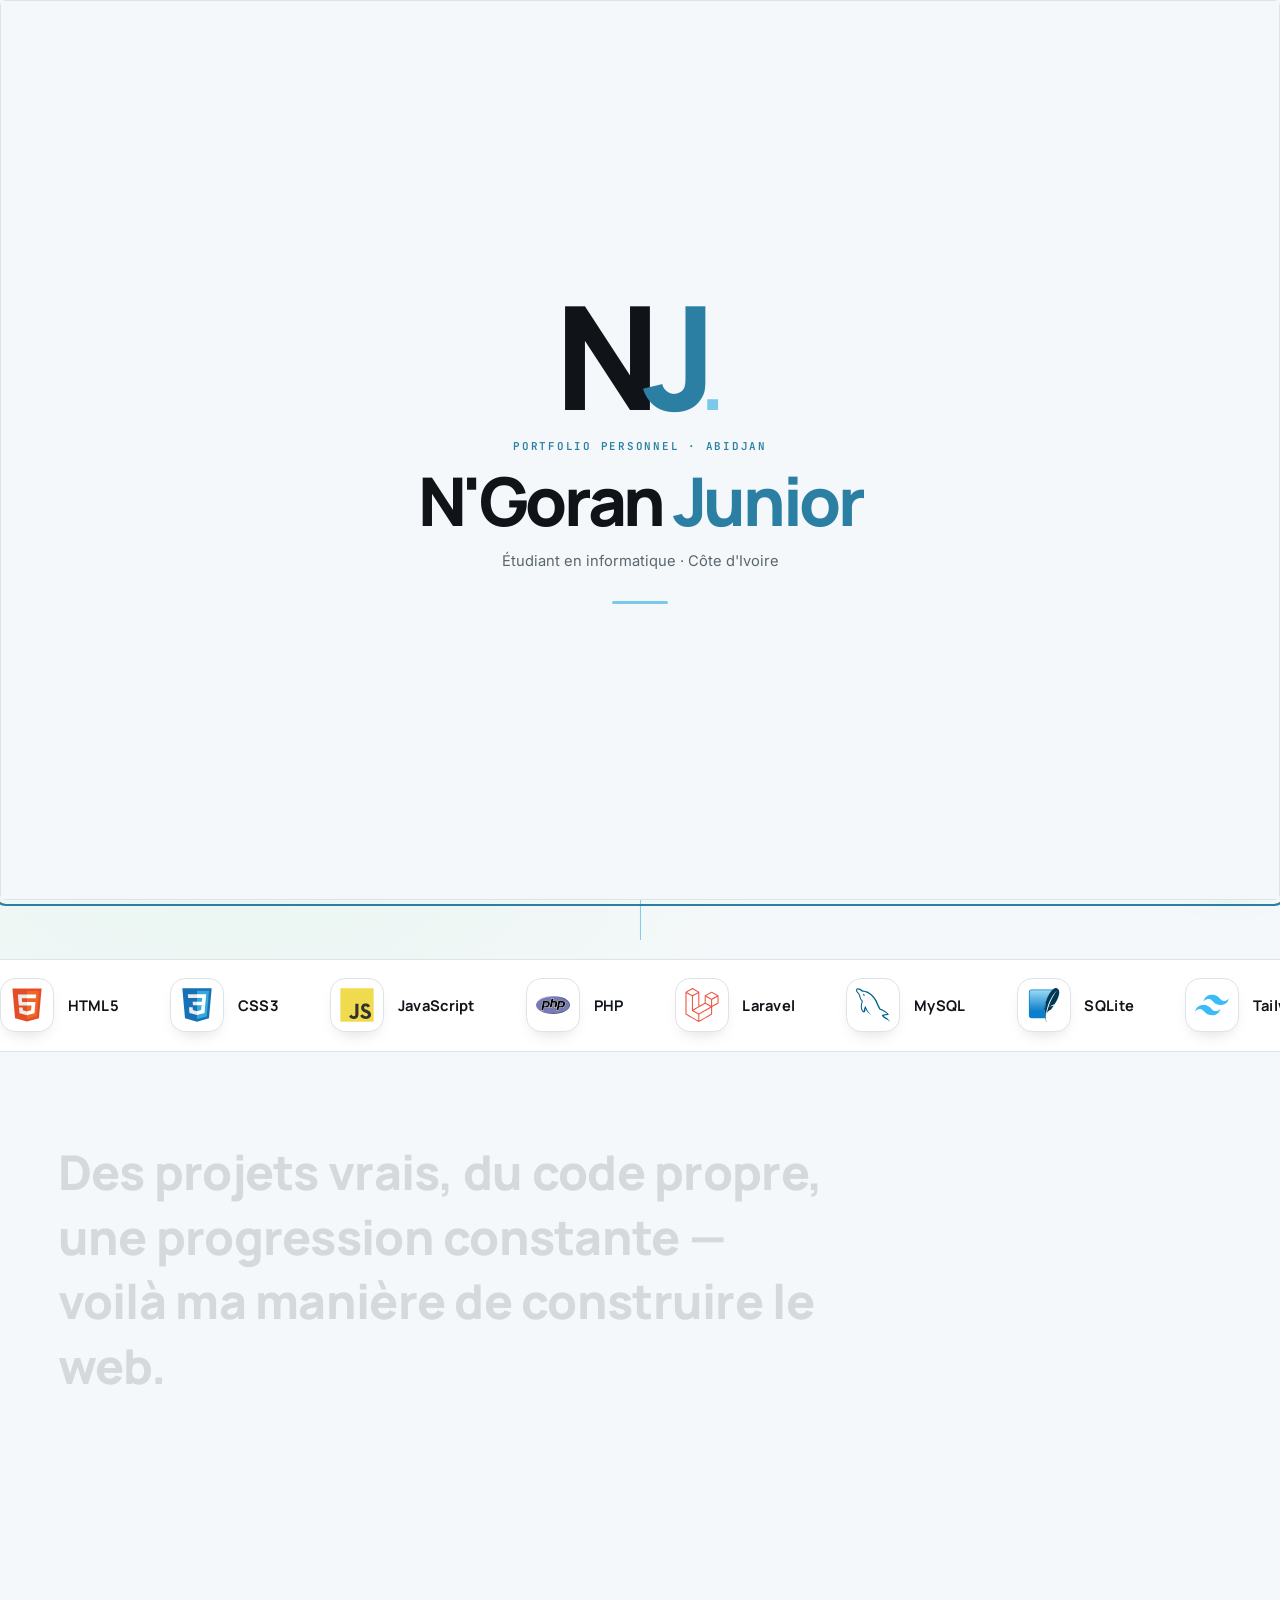
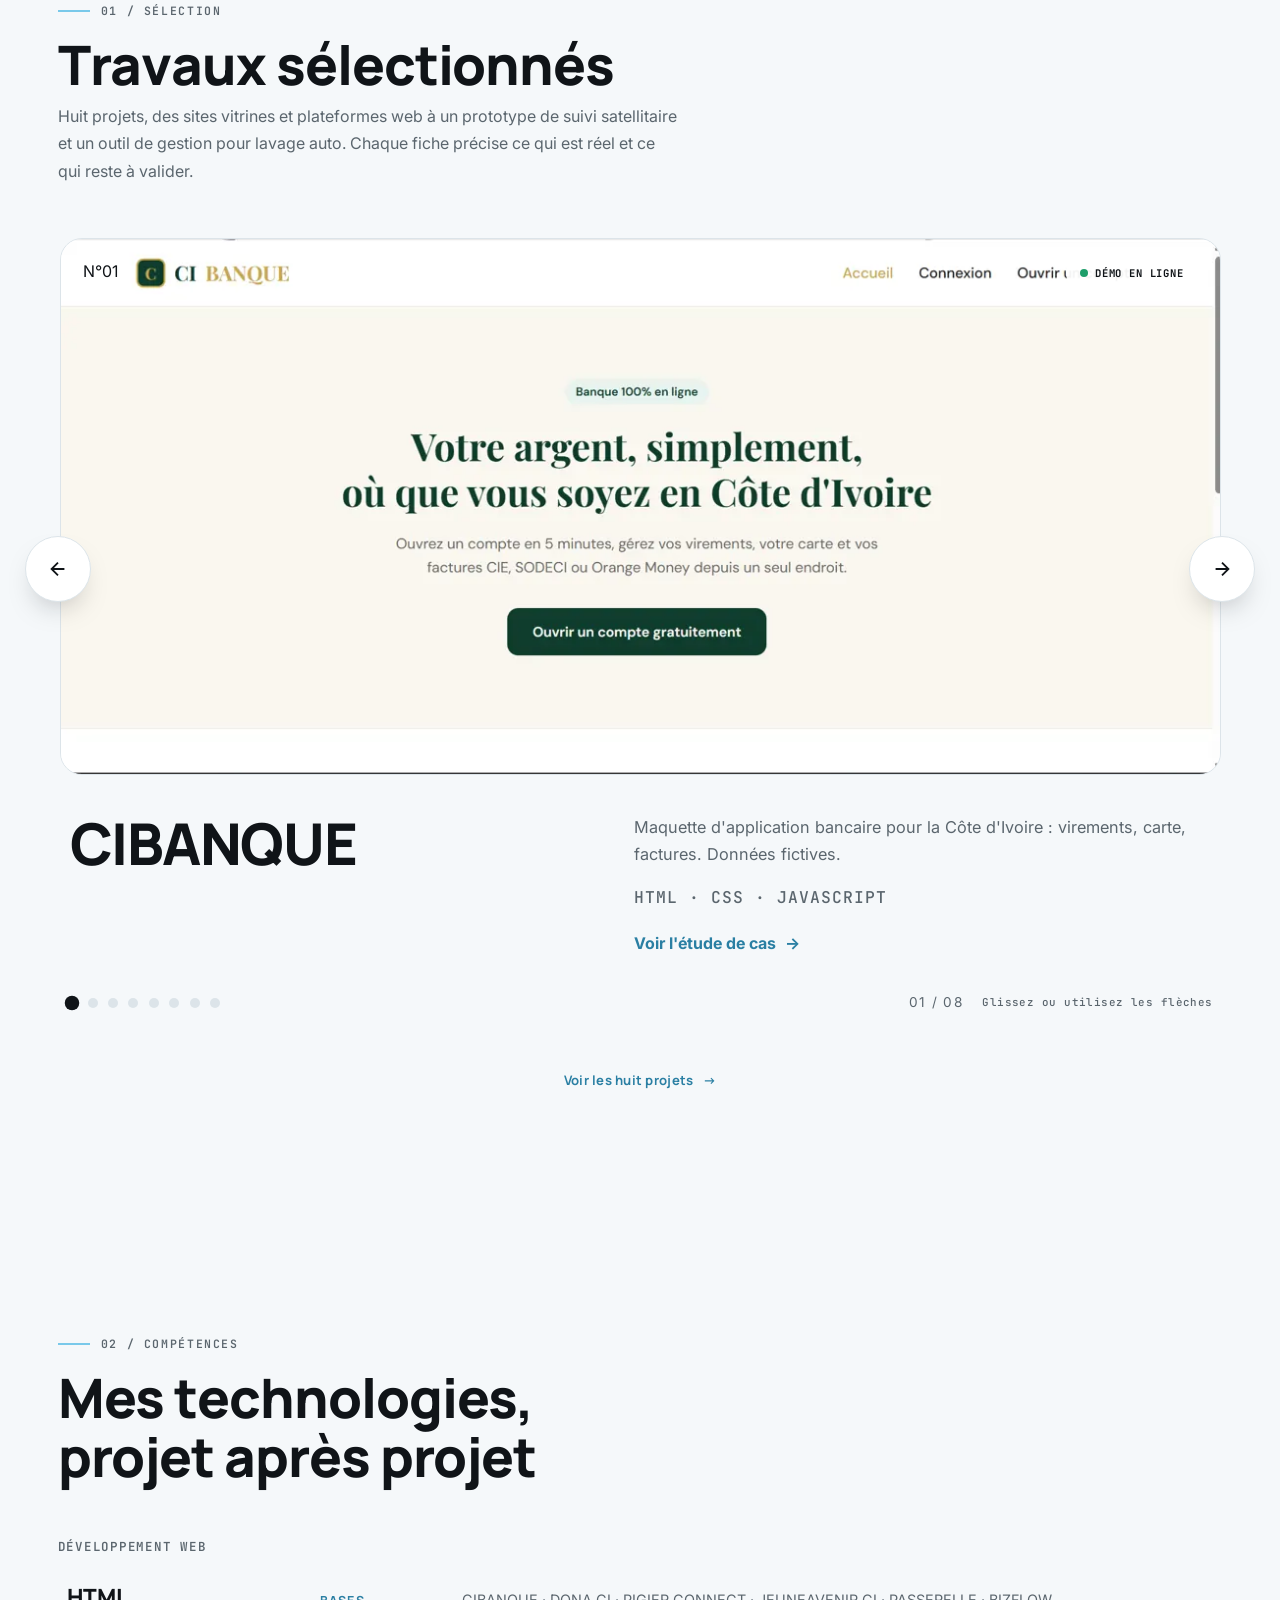
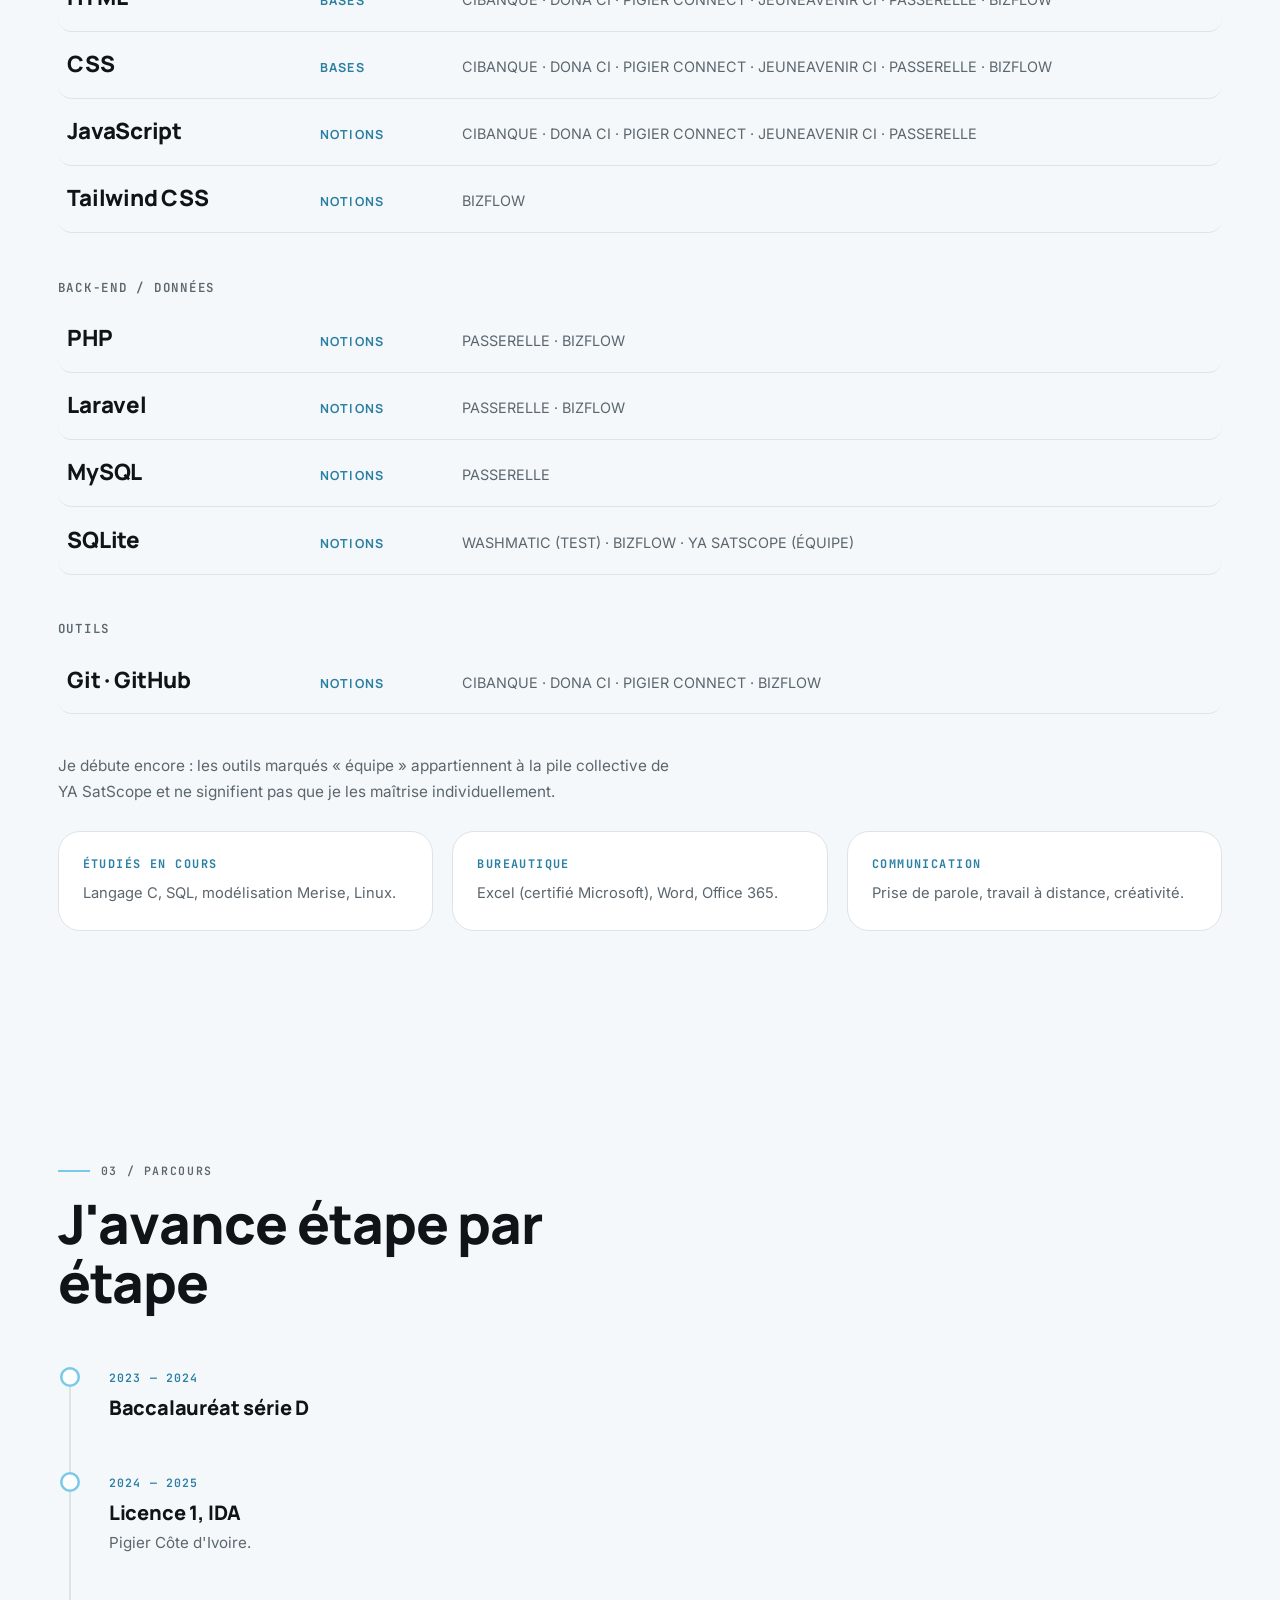
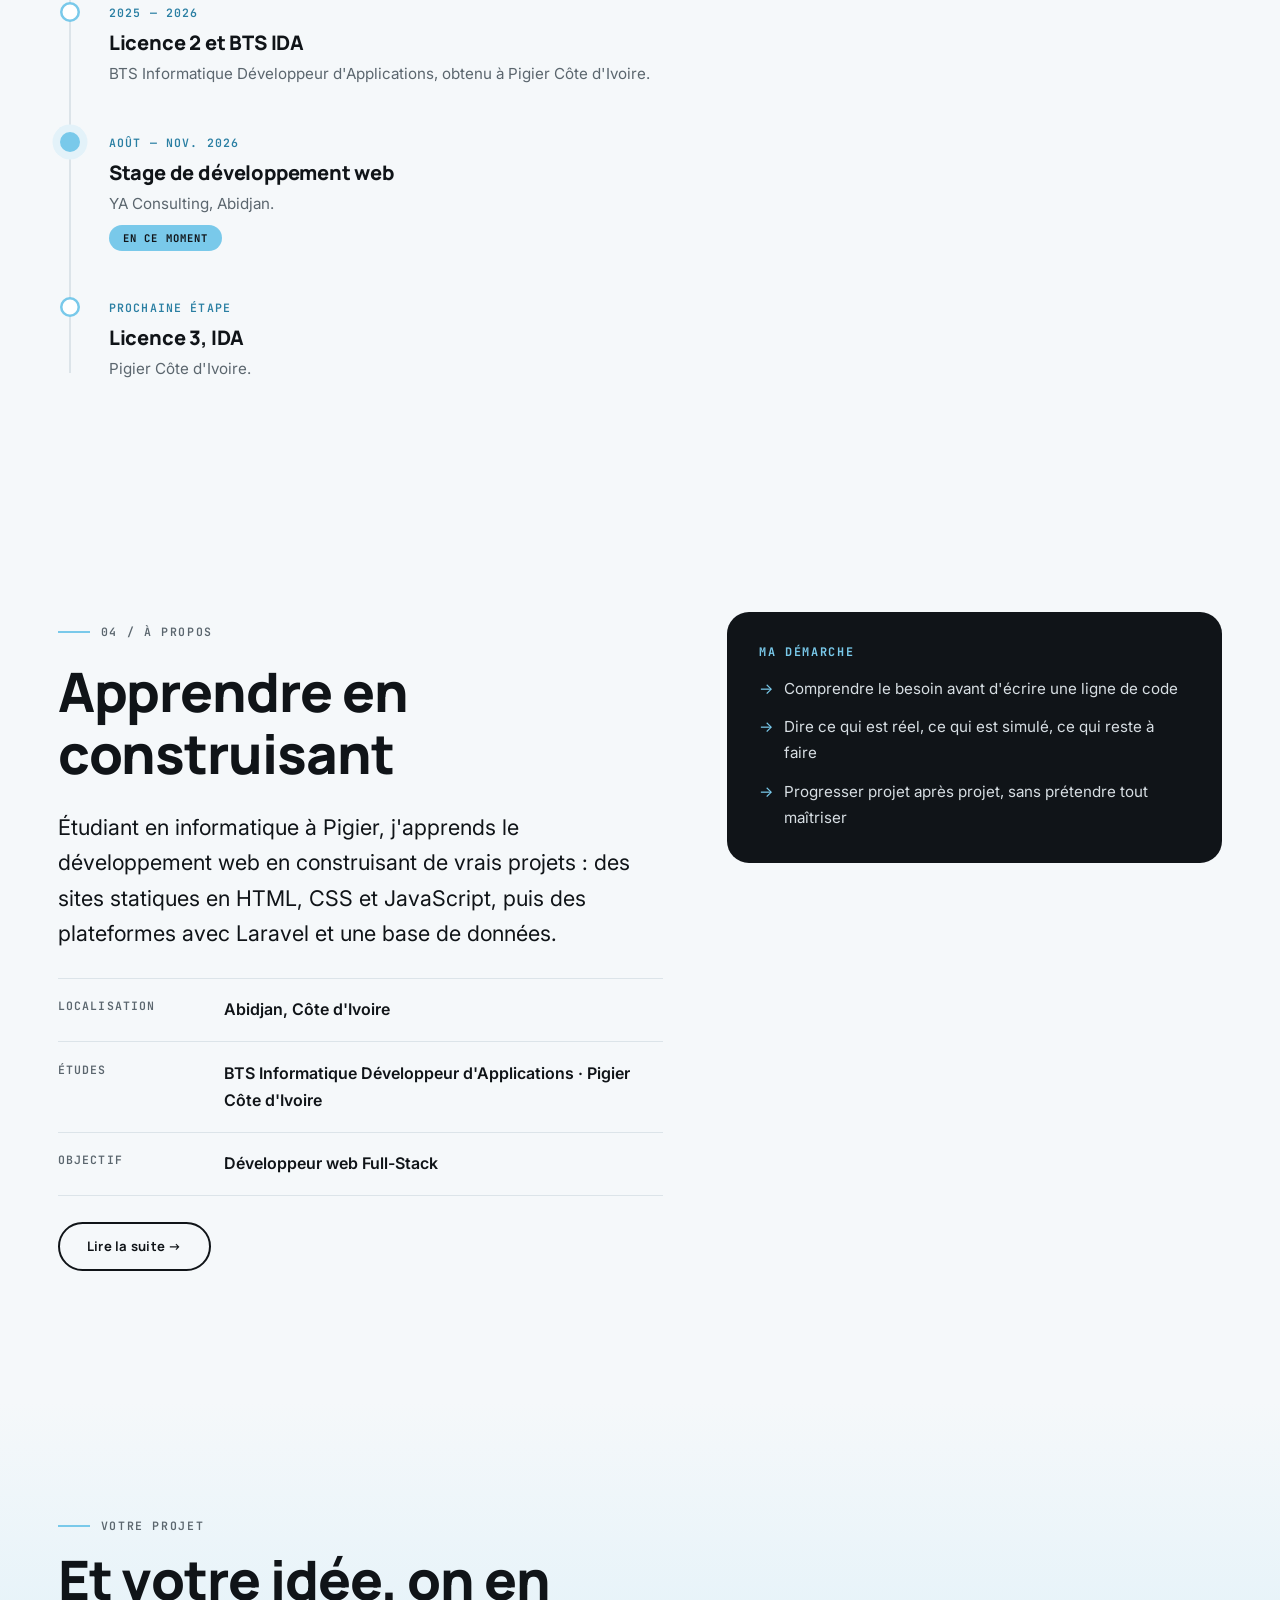
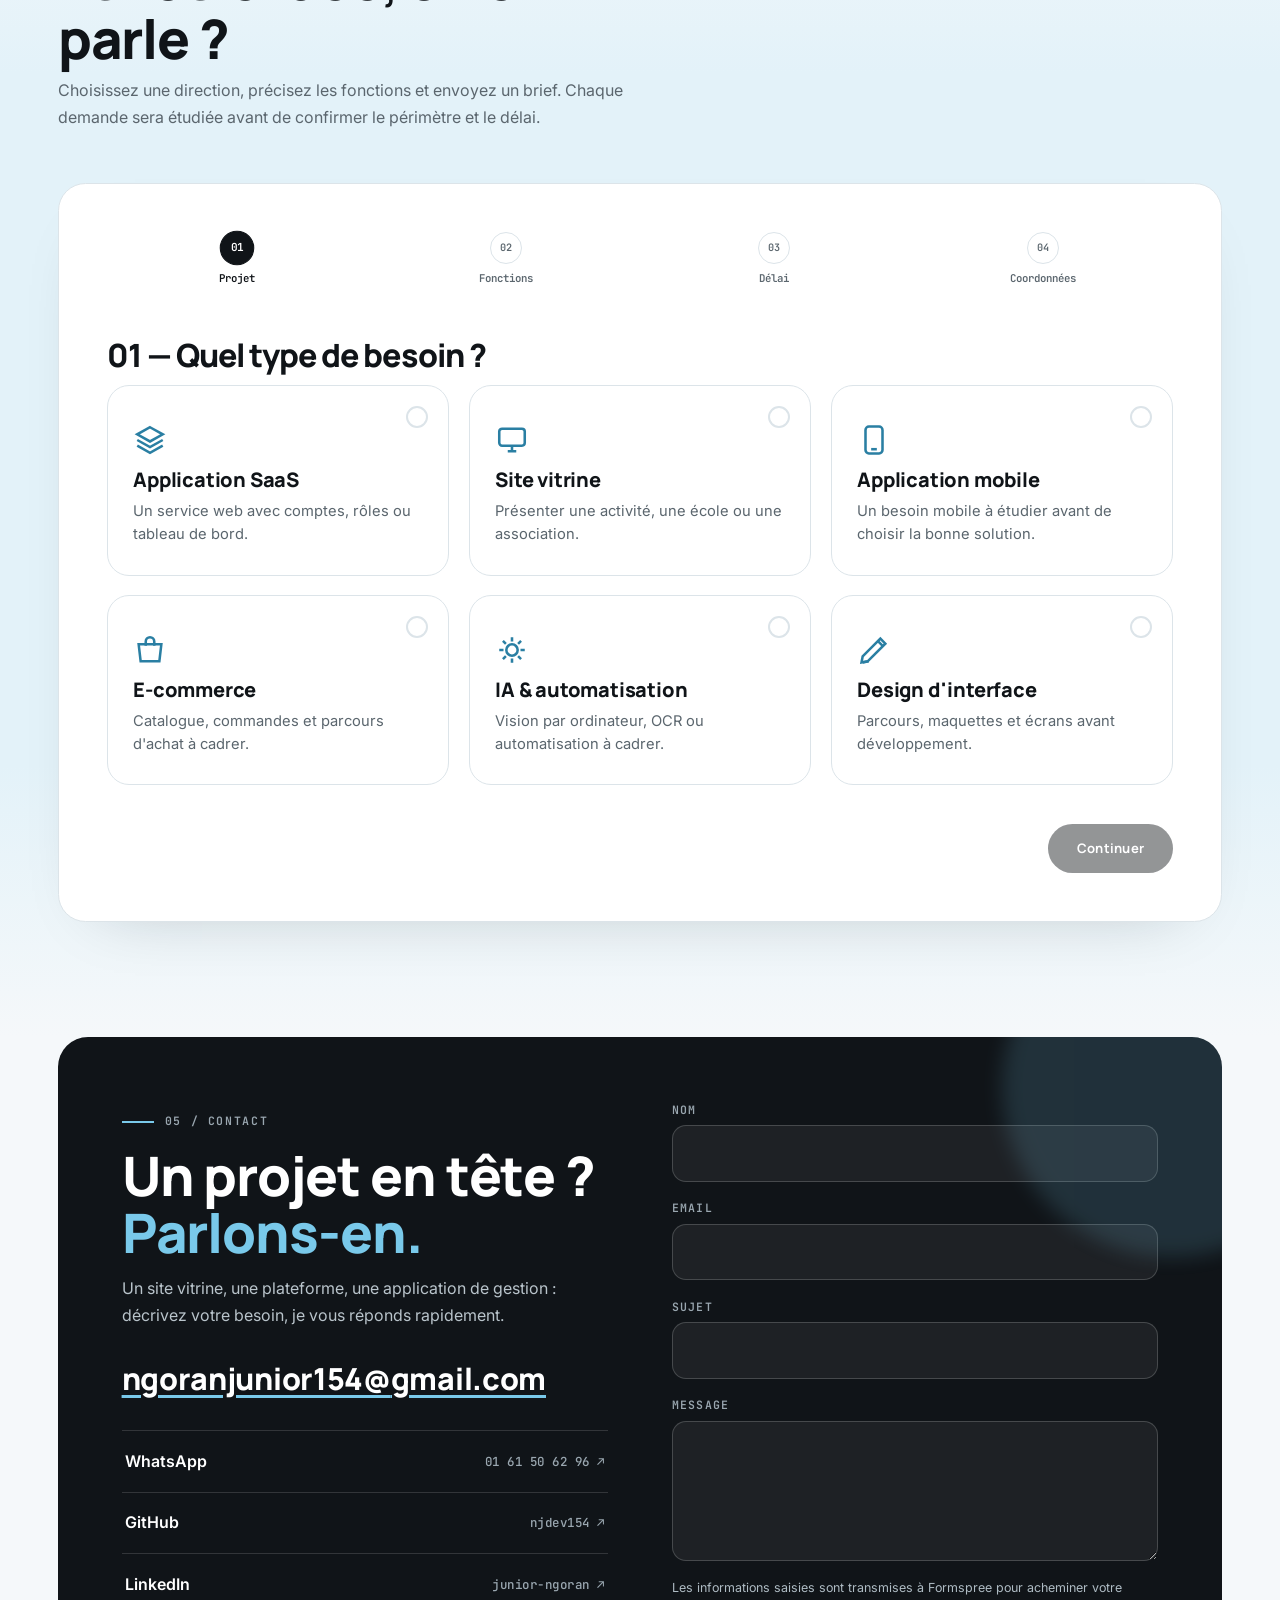
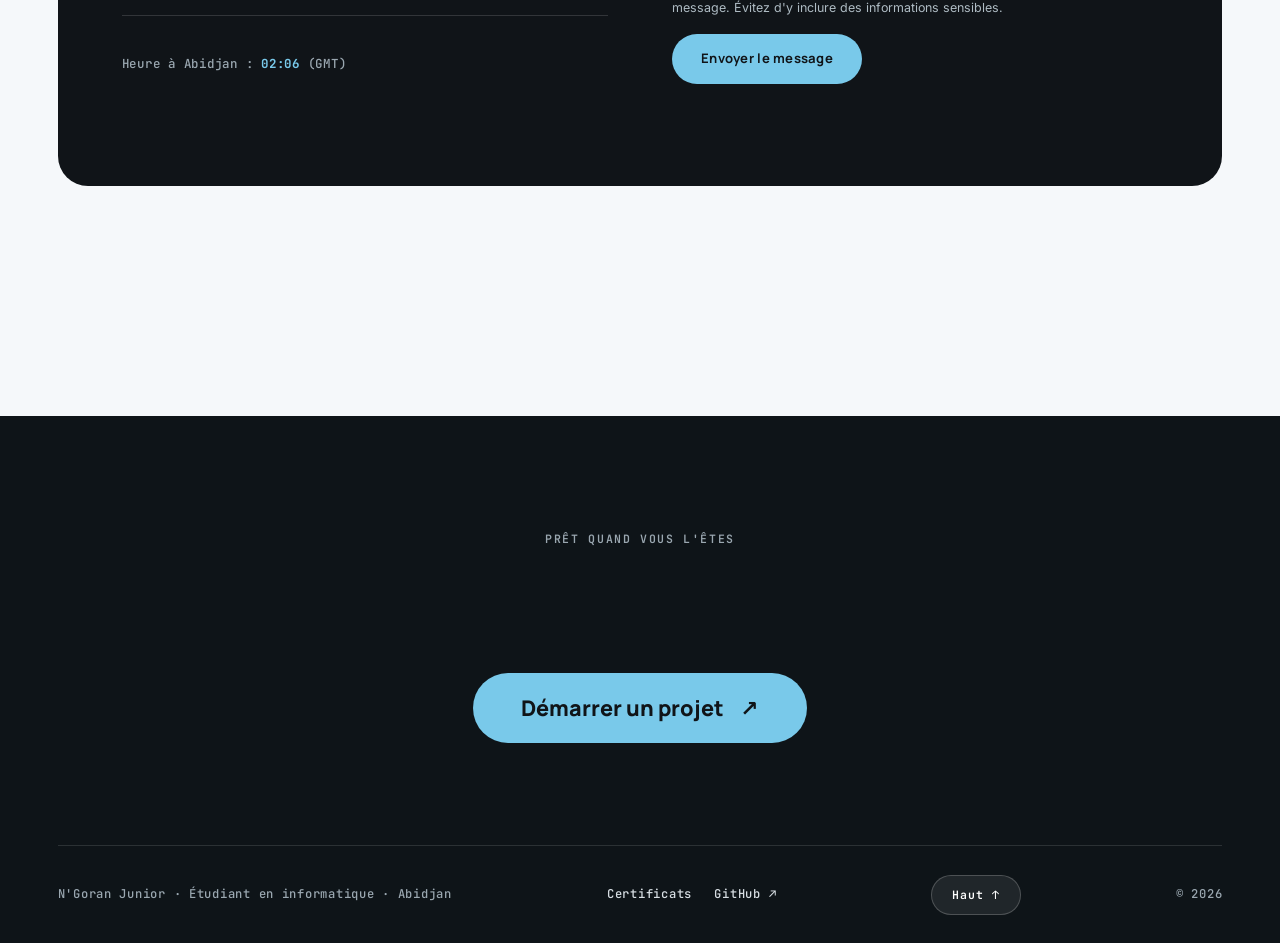
<file: index.html>
<!doctype html>
<html lang="fr">
<head>
<meta charset="utf-8">
<meta name="viewport" content="width=device-width, initial-scale=1, viewport-fit=cover">
<title>Portfolio de N'Goran Junior — Étudiant en informatique, Abidjan</title>
<meta name="description" content="Portfolio de N'Goran Junior, étudiant en informatique à Abidjan : sites vitrines, plateformes web, compétences, parcours et contact.">
<meta name="theme-color" content="#F5F8FA">
<link rel="icon" type="image/svg+xml" href="assets/images/logo-nj.svg">
<link rel="preconnect" href="https://fonts.googleapis.com">
<link rel="preconnect" href="https://fonts.gstatic.com" crossorigin>
<link href="https://fonts.googleapis.com/css2?family=Manrope:wght@500;700;800&family=Inter:wght@400;500;600&family=JetBrains+Mono:wght@400;500;700&display=swap" rel="stylesheet">
<link rel="stylesheet" href="css/style.css">
</head>
<body>
<a class="skip" href="#main" data-i18n="skip">Aller au contenu</a>

<!-- Intro affichée une seule fois par navigateur -->
<dialog class="intro" aria-labelledby="intro-title" aria-describedby="intro-sub">
  <div class="intro-inner">
    <span class="intro-mark" aria-hidden="true"><span class="intro-letter intro-letter-n">N</span><span class="intro-letter intro-letter-j">J</span><span class="intro-period">.</span></span>
    <p class="intro-kicker">Portfolio personnel · Abidjan</p>
    <h2 class="intro-logo" id="intro-title">N'Goran <em>Junior</em></h2>
    <p class="intro-sub" id="intro-sub">Étudiant en informatique · Côte d'Ivoire</p>
    <span class="intro-rule" aria-hidden="true"></span>
  </div>
</dialog>
<script>
/* Intro : décidée pendant l'analyse du document, avant le rendu de l'accueil. */
(function () {
  const intro = document.querySelector(".intro");
  if (!intro) return;
  const key = "nj-portfolio-intro-seen-v4";
  let seen = false;
  try { seen = localStorage.getItem(key) === "1"; } catch (error) {}
  if (seen || matchMedia("(prefers-reduced-motion: reduce)").matches) { intro.remove(); return; }
  try { localStorage.setItem(key, "1"); } catch (error) {}
  intro.classList.add("is-entering");
  try { intro.showModal(); } catch (error) { intro.remove(); return; }
  const finish = () => { if (intro.open) intro.close(); };
  intro.addEventListener("animationend", (event) => { if (event.target === intro) finish(); });
  window.setTimeout(() => intro.classList.add("is-leaving"), 3850);
  window.setTimeout(finish, 4500);
})();
</script>
<div class="veil" aria-hidden="true"></div>
<div class="cursor" aria-hidden="true"><span class="cursor-ring"></span><span class="cursor-dot"></span><span class="cursor-label"></span></div>

<header class="site-header">
  <div class="wrap nav">
    <a class="brand" href="index.html" aria-label="N'Goran Junior, accueil">
      <img src="assets/images/logo-nj.svg" alt="NJ" width="44" height="44">
    </a>
    <ul class="menu" id="menu">
      <li><a href="#projets" data-i18n="nav.projects">Projets</a></li>
      <li><a href="#parcours" data-i18n="nav.journey">Parcours</a></li>
      <li><a href="pages/a-propos.html" data-i18n="nav.about">À propos</a></li>
      <li><a href="#contact" data-i18n="nav.contact">Contact</a></li>
    </ul>
    <div class="nav-tools">
      <div class="lang" role="group" aria-label="Langue">
        <button type="button" data-lang="fr" aria-pressed="true">FR</button><span aria-hidden="true">/</span><button type="button" data-lang="en" aria-pressed="false">EN</button>
      </div>
      <a class="btn btn-line" data-magnet href="assets/cv/CV_NGoran_Junior.pdf" target="_blank" rel="noopener" style="padding:.8rem 1.3rem" data-i18n="nav.cv">CV</a>
      <button class="burger" type="button" aria-expanded="false" aria-controls="menu" aria-label="Menu"><span class="burger-icon" aria-hidden="true"><span></span><span></span><span></span></span></button>
    </div>
  </div>
</header>

<main id="main">
  <!-- HERO -->
  <section class="hero">
    <div class="hero-blobs" aria-hidden="true"><span class="blob b1"></span><span class="blob b2"></span><span class="blob b3"></span></div>
    <div class="wrap hero-grid">
      <div>
        <p class="kicker" data-i18n="h.kicker">Étudiant en informatique · Abidjan</p>
        <h1 class="h1">
          <span class="line"><span data-i18n="h.l1">Je construis des</span></span>
          <span class="line"><span class="hl" data-i18n="h.l2">sites web</span></span>
          <span class="line"><span class="hl" data-i18n="h.l3">utiles.</span></span>
        </h1>
        <p class="hero-lead" data-i18n="h.lead">Je suis <strong>N'Goran Junior</strong>, étudiant en Informatique Développeur d'Applications. J'apprends le développement web en construisant de vrais projets, pensés pour la Côte d'Ivoire.</p>
        <div class="cta-row">
          <a class="btn btn-solid" data-magnet data-cursor="VOIR" href="#projets"><span data-i18n="h.cta1">Voir mes projets</span><span class="arr" aria-hidden="true">↗</span></a>
          <a class="btn btn-line" data-magnet href="assets/cv/CV_NGoran_Junior.pdf" target="_blank" rel="noopener" data-i18n="h.cta2">Télécharger mon CV</a>
        </div>
        <div class="hero-stats">
          <div class="stat reveal"><b data-count="8">0</b><span data-i18n="st1">projets</span></div>
          <div class="stat reveal" style="--d:.1s"><b data-count="3">0</b><span data-i18n="st2">projets publiés</span></div>
          <div class="stat reveal" style="--d:.2s"><b data-count="1">0</b><span data-i18n="st3">certification</span></div>
        </div>
      </div>
      <figure class="portrait reveal" style="--d:.25s">
        <div class="ph"><img src="assets/images/portrait-junior.webp" alt="Portrait de N'Goran Junior" data-alt-en="Portrait of N'Goran Junior" width="720" height="727" fetchpriority="high"></div>
        <figcaption><span>N'Goran Junior</span><span>Abidjan, CI</span></figcaption>
      </figure>
    </div>
    <div class="scroll-hint" aria-hidden="true"><span data-i18n="h.scroll">Défiler</span><i></i></div>
  </section>

  <!-- MARQUEE LOGOS technos (logos officiels) -->
  <div class="marquee marquee-logos" aria-hidden="true">
    <div class="marquee-track">
      <span class="logo"><i><svg xmlns="http://www.w3.org/2000/svg" viewBox="0 0 128 128"><path fill="#E44D26" d="M19.037 113.876L9.032 1.661h109.936l-10.016 112.198-45.019 12.48z"/><path fill="#F16529" d="M64 116.8l36.378-10.086 8.559-95.878H64z"/><path fill="#EBEBEB" d="M64 52.455H45.788L44.53 38.361H64V24.599H29.489l.33 3.692 3.382 37.927H64zm0 35.743l-.061.017-15.327-4.14-.979-10.975H33.816l1.928 21.609 28.193 7.826.063-.017z"/><path fill="#fff" d="M63.952 52.455v13.763h16.947l-1.597 17.849-15.35 4.143v14.319l28.215-7.82.207-2.325 3.234-36.233.335-3.696h-3.708zm0-27.856v13.762h33.244l.276-3.092.628-6.978.329-3.692z"/></svg></i><b>HTML5</b></span>
      <span class="logo"><i><svg xmlns="http://www.w3.org/2000/svg" viewBox="0 0 128 128"><path fill="#1572B6" d="M18.814 114.123L8.76 1.352h110.48l-10.064 112.754-45.243 12.543-45.119-12.526z"/><path fill="#33A9DC" d="M64.001 117.062l36.559-10.136 8.601-96.354h-45.16v106.49z"/><path fill="#fff" d="M64.001 51.429h18.302l1.264-14.163H64.001V23.435h34.682l-.332 3.711-3.4 38.114h-30.95V51.429z"/><path fill="#EBEBEB" d="M64.083 87.349l-.061.018-15.403-4.159-.985-11.031H33.752l1.937 21.717 28.331 7.863.063-.018v-14.39z"/><path fill="#fff" d="M81.127 64.675l-1.666 18.522-15.426 4.164v14.39l28.354-7.858.208-2.337 2.406-26.881H81.127z"/><path fill="#EBEBEB" d="M64.048 23.435v13.831H30.64l-.277-3.108-.63-7.012-.331-3.711h34.646zm-.047 27.996v13.831H48.792l-.277-3.108-.631-7.012-.33-3.711h16.447z"/></svg></i><b>CSS3</b></span>
      <span class="logo"><i><svg xmlns="http://www.w3.org/2000/svg" viewBox="0 0 128 128"><path fill="#F0DB4F" d="M1.408 1.408h125.184v125.185H1.408z"/><path fill="#323330" d="M116.347 96.736c-.917-5.711-4.641-10.508-15.672-14.981-3.832-1.761-8.104-3.022-9.377-5.926-.452-1.69-.512-2.642-.226-3.665.821-3.32 4.784-4.355 7.925-3.403 2.023.678 3.938 2.237 5.093 4.724 5.402-3.498 5.391-3.475 9.163-5.879-1.381-2.141-2.118-3.129-3.022-4.045-3.249-3.629-7.676-5.498-14.756-5.355l-3.688.477c-3.534.893-6.902 2.748-8.877 5.235-5.926 6.724-4.236 18.492 2.975 23.335 7.104 5.332 17.54 6.545 18.873 11.531 1.297 6.104-4.486 8.08-10.234 7.378-4.236-.881-6.592-3.034-9.139-6.949-4.688 2.713-4.688 2.713-9.508 5.485 1.143 2.499 2.344 3.63 4.26 5.795 9.068 9.198 31.76 8.746 35.83-5.176.165-.478 1.261-3.666.38-8.581zM69.462 58.943H57.753l-.048 30.272c0 6.438.333 12.34-.714 14.149-1.713 3.558-6.152 3.117-8.175 2.427-2.059-1.012-3.106-2.451-4.319-4.485-.333-.584-.583-1.036-.667-1.071l-9.52 5.83c1.583 3.249 3.915 6.069 6.902 7.901 4.462 2.678 10.459 3.499 16.731 2.059 4.082-1.189 7.604-3.652 9.448-7.401 2.666-4.915 2.094-10.864 2.07-17.444.06-10.735.001-21.468.001-32.237z"/></svg></i><b>JavaScript</b></span>
      <span class="logo"><i><svg xmlns="http://www.w3.org/2000/svg" viewBox="0 0 128 128"><path fill="url(#a)" d="M0 64c0 18.593 28.654 33.667 64 33.667 35.346 0 64-15.074 64-33.667 0-18.593-28.655-33.667-64-33.667C28.654 30.333 0 45.407 0 64Z"/><path fill="#777bb3" d="M64 95.167c33.965 0 61.5-13.955 61.5-31.167 0-17.214-27.535-31.167-61.5-31.167S2.5 46.786 2.5 64c0 17.212 27.535 31.167 61.5 31.167Z"/><path d="M34.772 67.864c2.793 0 4.877-.515 6.196-1.53 1.306-1.006 2.207-2.747 2.68-5.175.44-2.27.272-3.854-.5-4.71-.788-.874-2.493-1.317-5.067-1.317h-4.464l-2.473 12.732zM20.173 83.547a.694.694 0 0 1-.68-.828l6.557-33.738a.695.695 0 0 1 .68-.561h14.134c4.442 0 7.748 1.206 9.827 3.585 2.088 2.39 2.734 5.734 1.917 9.935-.333 1.711-.905 3.3-1.7 4.724a15.818 15.818 0 0 1-3.128 3.92c-1.531 1.432-3.264 2.472-5.147 3.083-1.852.604-4.232.91-7.07.91h-5.724l-1.634 8.408a.695.695 0 0 1-.682.562z"/><path fill="#fff" d="M34.19 55.826h3.891c3.107 0 4.186.682 4.553 1.089.607.674.723 2.097.331 4.112-.439 2.257-1.253 3.858-2.42 4.756-1.194.92-3.138 1.386-5.773 1.386h-2.786l2.205-11.342zm6.674-8.1H26.731a1.39 1.39 0 0 0-1.364 1.123L18.81 82.588a1.39 1.39 0 0 0 1.363 1.653h7.35a1.39 1.39 0 0 0 1.363-1.124l1.525-7.846h5.151c2.912 0 5.364-.318 7.287-.944 1.977-.642 3.796-1.731 5.406-3.237a16.522 16.522 0 0 0 3.259-4.087c.831-1.487 1.429-3.147 1.775-4.931.86-4.423.161-7.964-2.076-10.524-2.216-2.537-5.698-3.823-10.349-3.823zM30.301 68.557h4.471c2.963 0 5.17-.557 6.62-1.675 1.451-1.116 2.428-2.98 2.938-5.591.485-2.508.264-4.277-.665-5.308-.931-1.03-2.791-1.546-5.584-1.546h-5.036l-2.743 14.12m10.563-19.445c4.252 0 7.353 1.117 9.303 3.348 1.95 2.232 2.536 5.347 1.76 9.346-.322 1.648-.863 3.154-1.625 4.518-.764 1.366-1.76 2.614-2.991 3.747-1.468 1.373-3.097 2.352-4.892 2.935-1.794.584-4.08.875-6.857.875h-6.296l-1.743 8.97h-7.35l6.558-33.739h14.133"/><path d="M69.459 74.577a.694.694 0 0 1-.682-.827l2.9-14.928c.277-1.42.209-2.438-.19-2.87-.245-.263-.979-.704-3.15-.704h-5.256l-3.646 18.768a.695.695 0 0 1-.683.56h-7.29a.695.695 0 0 1-.683-.826l6.558-33.739a.695.695 0 0 1 .682-.561h7.29a.695.695 0 0 1 .683.826L64.41 48.42h5.653c4.307 0 7.227.758 8.928 2.321 1.733 1.593 2.275 4.14 1.608 7.573l-3.051 15.702a.695.695 0 0 1-.682.56h-7.407z"/><path fill="#fff" d="M65.31 38.755h-7.291a1.39 1.39 0 0 0-1.364 1.124l-6.557 33.738a1.39 1.39 0 0 0 1.363 1.654h7.291a1.39 1.39 0 0 0 1.364-1.124l3.537-18.205h4.682c2.168 0 2.624.463 2.641.484.132.14.305.795.019 2.264l-2.9 14.927a1.39 1.39 0 0 0 1.364 1.654h7.408a1.39 1.39 0 0 0 1.363-1.124l3.051-15.7c.715-3.686.103-6.45-1.82-8.217-1.836-1.686-4.91-2.505-9.398-2.505h-4.81l1.421-7.315a1.39 1.39 0 0 0-1.364-1.655zm0 1.39-1.743 8.968h6.496c4.087 0 6.907.714 8.457 2.14 1.553 1.426 2.017 3.735 1.398 6.93l-3.052 15.699h-7.407l2.901-14.928c.33-1.698.208-2.856-.365-3.474-.573-.617-1.793-.926-3.658-.926h-5.829l-3.756 19.327H51.46l6.558-33.739h7.292z"/><path d="M92.136 67.864c2.793 0 4.878-.515 6.198-1.53 1.304-1.006 2.206-2.747 2.679-5.175.44-2.27.273-3.854-.5-4.71-.788-.874-2.493-1.317-5.067-1.317h-4.463l-2.475 12.732zM77.54 83.547a.694.694 0 0 1-.682-.828l6.557-33.738a.695.695 0 0 1 .682-.561H98.23c4.442 0 7.748 1.206 9.826 3.585 2.089 2.39 2.734 5.734 1.917 9.935a15.878 15.878 0 0 1-1.699 4.724 15.838 15.838 0 0 1-3.128 3.92c-1.53 1.432-3.265 2.472-5.147 3.083-1.852.604-4.232.91-7.071.91h-5.723l-1.633 8.408a.695.695 0 0 1-.683.562z"/><path fill="#fff" d="M91.555 55.826h3.891c3.107 0 4.186.682 4.552 1.089.61.674.724 2.097.333 4.112-.44 2.257-1.254 3.858-2.421 4.756-1.195.92-3.139 1.386-5.773 1.386h-2.786l2.204-11.342zm6.674-8.1H84.096a1.39 1.39 0 0 0-1.363 1.123l-6.558 33.739a1.39 1.39 0 0 0 1.364 1.653h7.35a1.39 1.39 0 0 0 1.363-1.124l1.525-7.846h5.15c2.911 0 5.364-.318 7.286-.944 1.978-.642 3.797-1.731 5.408-3.238a16.52 16.52 0 0 0 3.258-4.086c.832-1.487 1.428-3.147 1.775-4.931.86-4.423.162-7.964-2.076-10.524-2.216-2.537-5.697-3.823-10.35-3.823zM87.666 68.557h4.47c2.964 0 5.17-.557 6.622-1.675 1.45-1.116 2.428-2.98 2.936-5.591.487-2.508.266-4.277-.665-5.308-.93-1.03-2.791-1.546-5.583-1.546h-5.035Zm10.563-19.445c4.251 0 7.354 1.117 9.303 3.348 1.95 2.232 2.537 5.347 1.759 9.346-.32 1.648-.862 3.154-1.624 4.518-.763 1.366-1.76 2.614-2.992 3.747-1.467 1.373-3.097 2.352-4.892 2.935-1.793.584-4.078.875-6.856.875h-6.295l-1.745 8.97h-7.35l6.558-33.739h14.133"/><defs><radialGradient id="a" cx="0" cy="0" r="1" gradientTransform="matrix(84.04136 0 0 84.04136 38.426 42.169)" gradientUnits="userSpaceOnUse"><stop stop-color="#AEB2D5"/><stop offset=".3" stop-color="#AEB2D5"/><stop offset=".75" stop-color="#484C89"/><stop offset="1" stop-color="#484C89"/></radialGradient></defs></svg></i><b>PHP</b></span>
      <span class="logo"><i><svg xmlns="http://www.w3.org/2000/svg" viewBox="0 0 128 128"><path fill="#f0513f" d="M27.271.11c-.2.078-5.82 3.28-12.487 7.112-8.078 4.644-12.227 7.09-12.449 7.32-.19.225-.34.482-.438.76-.167.564-.179 82.985-.01 83.578.061.23.26.568.44.754.436.46 48.664 28.19 49.25 28.324.272.065.577.054.88-.03.658-.165 48.76-27.834 49.188-28.286.175-.195.375-.532.44-.761.084-.273.115-4.58.115-13.655v-13.26l11.726-6.735c11.056-6.357 11.733-6.755 12.017-7.191l.29-.47V43.287c0-15.548.03-14.673-.585-15.235-.165-.146-5.798-3.433-12.53-7.31L100.89 13.71h-1.359l-11.963 6.87c-6.586 3.788-12.184 7.027-12.457 7.203-.272.18-.597.512-.73.753l-.242.417-.054 13.455-.048 13.46-9.879 5.69c-5.434 3.124-9.957 5.71-10.053 5.734-.175.049-.187-1.232-.187-25.966V15.293l-.26-.447c-.326-.545 1.136.324-13.544-8.114C27.803-.348 28.098-.2 27.27.11zm11.317 10.307c5.15 2.955 9.364 5.4 9.364 5.43 0 .031-4.516 2.641-10.035 5.813l-10.041 5.765-10.023-5.764c-5.507-3.173-10.02-5.783-10.02-5.814 0-.03 4.505-2.64 10.013-5.805l9.999-5.752.69.376c3.357 1.907 6.708 3.824 10.053 5.751zm71.668 13.261c5.422 3.122 9.908 5.702 9.95 5.744.114.103-19.774 11.535-20.046 11.523-.272-.008-19.915-11.335-19.907-11.473.01-.157 19.773-11.527 19.973-11.496.091.022 4.607 2.59 10.03 5.702zM16.3 25.328l9.558 5.503.055 27.247.05 27.252.233.368c.122.194.352.459.52.581.158.115 5.477 3.146 11.818 6.724l11.52 6.506v11.527c0 6.326-.043 11.516-.097 11.516-.041 0-10-5.699-22.124-12.676L5.793 97.201l-.03-38.966-.019-38.954.49.271c.283.15 4.807 2.748 10.065 5.775zm33.754 19.18v25.109l-.387.253c-.525.332-19.667 11.335-19.732 11.335-.03 0-.054-11.336-.054-25.193l.012-25.182 10-5.752c5.499-3.165 10.034-5.733 10.088-5.714.039.024.073 11.34.073 25.144zm38.15-5.775 10.023 5.763V55.92c0 10.838-.011 11.42-.176 11.357-.107-.041-4.642-2.64-10.083-5.774l-9.91-5.69v-11.42c0-6.287.032-11.424.062-11.424.043 0 4.577 2.592 10.084 5.764zm34.164 5.587c0 6.254-.042 11.412-.084 11.462-.072.115-19.896 11.538-20.022 11.538-.031 0-.062-5.135-.062-11.423v-11.42l10-5.756c5.507-3.16 10.042-5.752 10.084-5.752.053 0 .084 5.105.084 11.351zM95.993 70.933 52.005 96.04 32.056 84.693S76 59.277 76.176 59.343zm2.215 14.827-.034 11.442-22.028 12.676c-12.12 6.976-22.082 12.675-22.132 12.675-.053 0-.095-4.658-.095-11.516V99.51l22.08-12.592c12.132-6.923 22.101-12.59 22.154-12.602.043 0 .062 5.148.054 11.443z"/></svg></i><b>Laravel</b></span>
      <span class="logo"><i><svg xmlns="http://www.w3.org/2000/svg" viewBox="0 0 128 128"><path fill="#00618A" d="M117.688 98.242c-6.973-.191-12.297.461-16.852 2.379-1.293.547-3.355.559-3.566 2.18.711.746.82 1.859 1.387 2.777 1.086 1.754 2.922 4.113 4.559 5.352 1.789 1.348 3.633 2.793 5.551 3.961 3.414 2.082 7.223 3.27 10.504 5.352 1.938 1.23 3.859 2.777 5.75 4.164.934.684 1.563 1.75 2.773 2.18v-.195c-.637-.812-.801-1.93-1.387-2.777l-2.578-2.578c-2.52-3.344-5.719-6.281-9.117-8.719-2.711-1.949-8.781-4.578-9.91-7.73l-.199-.199c1.922-.219 4.172-.914 5.949-1.391 2.98-.797 5.645-.59 8.719-1.387l4.164-1.187v-.793c-1.555-1.594-2.664-3.707-4.359-5.152-4.441-3.781-9.285-7.555-14.273-10.703-2.766-1.746-6.184-2.883-9.117-4.363-.988-.496-2.719-.758-3.371-1.586-1.539-1.961-2.379-4.449-3.566-6.738-2.488-4.793-4.93-10.023-7.137-15.066-1.504-3.437-2.484-6.828-4.359-9.91-9-14.797-18.687-23.73-33.695-32.508-3.195-1.867-7.039-2.605-11.102-3.57l-6.543-.395c-1.332-.555-2.715-2.184-3.965-2.977C16.977 3.52 4.223-3.312.539 5.672-1.785 11.34 4.016 16.871 6.09 19.746c1.457 2.012 3.32 4.273 4.359 6.539.688 1.492.805 2.984 1.391 4.559 1.438 3.883 2.695 8.109 4.559 11.695.941 1.816 1.98 3.727 3.172 5.352.727.996 1.98 1.438 2.18 2.973-1.227 1.715-1.297 4.375-1.984 6.543-3.098 9.77-1.926 21.91 2.578 29.137 1.383 2.223 4.641 6.98 9.117 5.156 3.918-1.598 3.043-6.539 4.164-10.902.254-.988.098-1.715.594-2.379v.199l3.57 7.133c2.641 4.254 7.324 8.699 11.297 11.699 2.059 1.555 3.68 4.242 6.344 5.152v-.199h-.199c-.516-.805-1.324-1.137-1.98-1.781-1.551-1.523-3.277-3.414-4.559-5.156-3.613-4.902-6.805-10.27-9.711-15.855-1.391-2.668-2.598-5.609-3.77-8.324-.453-1.047-.445-2.633-1.387-3.172-1.281 1.988-3.172 3.598-4.164 5.945-1.582 3.754-1.789 8.336-2.375 13.082-.348.125-.195.039-.398.199-2.762-.668-3.73-3.508-4.758-5.949-2.594-6.164-3.078-16.09-.793-23.191.59-1.836 3.262-7.617 2.18-9.316-.516-1.691-2.219-2.672-3.172-3.965-1.18-1.598-2.355-3.703-3.172-5.551-2.125-4.805-3.113-10.203-5.352-15.062-1.07-2.324-2.875-4.676-4.359-6.738-1.645-2.289-3.484-3.977-4.758-6.742-.453-.984-1.066-2.559-.398-3.566.215-.684.516-.969 1.191-1.191 1.148-.887 4.352.297 5.547.793 3.18 1.32 5.832 2.578 8.527 4.363 1.289.855 2.598 2.512 4.16 2.973h1.785c2.789.641 5.914.195 8.523.988 4.609 1.402 8.738 3.582 12.488 5.949 11.422 7.215 20.766 17.48 27.156 29.734 1.027 1.973 1.473 3.852 2.379 5.945 1.824 4.219 4.125 8.559 5.941 12.688 1.816 4.113 3.582 8.27 6.148 11.695 1.348 1.801 6.551 2.766 8.918 3.766 1.66.699 4.379 1.43 5.949 2.379 3 1.809 5.906 3.965 8.723 5.945 1.402.992 5.73 3.168 5.945 4.957zm-88.605-75.52c-1.453-.027-2.48.156-3.566.395v.199h.195c.695 1.422 1.918 2.34 2.777 3.566l1.98 4.164.199-.195c1.227-.867 1.789-2.25 1.781-4.363-.492-.52-.562-1.164-.992-1.785-.562-.824-1.66-1.289-2.375-1.98zm0 0"/></svg></i><b>MySQL</b></span>
      <span class="logo"><i><svg viewBox="0 0 128 128" xmlns="http://www.w3.org/2000/svg"><defs><linearGradient id="sqlite-original-a" x1="-15.615" x2="-6.741" y1="-9.108" y2="-9.108" gradientTransform="rotate(90 -90.486 64.634) scale(9.2712)" gradientUnits="userSpaceOnUse"><stop stop-color="#95d7f4" offset="0"/><stop stop-color="#0f7fcc" offset=".92"/><stop stop-color="#0f7fcc" offset="1"/></linearGradient></defs><path d="M69.5 99.176c-.059-.73-.094-1.2-.094-1.2S67.2 83.087 64.57 78.642c-.414-.707.043-3.594 1.207-7.88.68 1.169 3.54 6.192 4.118 7.81.648 1.824.78 2.347.78 2.347s-1.57-8.082-4.144-12.797a162.286 162.286 0 012.004-6.265c.973 1.71 3.313 5.859 3.828 7.3.102.293.192.543.27.774.023-.137.05-.274.074-.414-.59-2.504-1.75-6.86-3.336-10.082 3.52-18.328 15.531-42.824 27.84-53.754H16.9c-5.387 0-9.789 4.406-9.789 9.789v88.57c0 5.383 4.406 9.789 9.79 9.789h52.897a118.657 118.657 0 01-.297-14.652" fill="#0b7fcc"/><path d="M65.777 70.762c.68 1.168 3.54 6.188 4.117 7.809.649 1.824.781 2.347.781 2.347s-1.57-8.082-4.144-12.797a164.535 164.535 0 012.004-6.27c.887 1.567 2.922 5.169 3.652 6.872l.082-.961c-.648-2.496-1.633-5.766-2.898-8.328 3.242-16.871 13.68-38.97 24.926-50.898H16.899a6.94 6.94 0 00-6.934 6.933v82.11c17.527-6.731 38.664-12.88 56.855-12.614-.672-2.605-1.441-4.96-2.25-6.324-.414-.707.043-3.597 1.207-7.879" fill="url(#sqlite-original-a)"/><path d="M115.95 2.781c-5.5-4.906-12.164-2.933-18.734 2.899a44.347 44.347 0 00-2.914 2.859c-11.25 11.926-21.684 34.023-24.926 50.895 1.262 2.563 2.25 5.832 2.894 8.328.168.64.32 1.242.442 1.754.285 1.207.437 1.996.437 1.996s-.101-.383-.515-1.582c-.078-.23-.168-.484-.27-.773-.043-.125-.105-.274-.172-.434-.734-1.703-2.765-5.305-3.656-6.867-.762 2.25-1.437 4.36-2.004 6.265 2.578 4.715 4.149 12.797 4.149 12.797s-.137-.523-.782-2.347c-.578-1.621-3.441-6.64-4.117-7.809-1.164 4.281-1.625 7.172-1.207 7.88.809 1.362 1.574 3.722 2.25 6.323 1.524 5.867 2.586 13.012 2.586 13.012s.031.469.094 1.2a118.653 118.653 0 00.297 14.651c.504 6.11 1.453 11.363 2.664 14.172l.828-.449c-1.781-5.535-2.504-12.793-2.188-21.156.48-12.793 3.422-28.215 8.856-44.289 9.191-24.27 21.938-43.738 33.602-53.035-10.633 9.602-25.023 40.684-29.332 52.195-4.82 12.891-8.238 24.984-10.301 36.574 3.55-10.863 15.047-15.53 15.047-15.53s5.637-6.958 12.227-16.888c-3.95.903-10.43 2.442-12.598 3.352-3.2 1.344-4.067 1.8-4.067 1.8s10.371-6.312 19.27-9.171c12.234-19.27 25.562-46.648 12.141-58.621" fill="#003956"/></svg></i><b>SQLite</b></span>
      <span class="logo"><i><svg xmlns="http://www.w3.org/2000/svg" viewBox="0 0 128 128"><path d="M64.004 25.602c-17.067 0-27.73 8.53-32 25.597 6.398-8.531 13.867-11.73 22.398-9.597 4.871 1.214 8.352 4.746 12.207 8.66C72.883 56.629 80.145 64 96.004 64c17.066 0 27.73-8.531 32-25.602-6.399 8.536-13.867 11.735-22.399 9.602-4.87-1.215-8.347-4.746-12.207-8.66-6.27-6.367-13.53-13.738-29.394-13.738zM32.004 64c-17.066 0-27.73 8.531-32 25.602C6.402 81.066 13.87 77.867 22.402 80c4.871 1.215 8.352 4.746 12.207 8.66 6.274 6.367 13.536 13.738 29.395 13.738 17.066 0 27.73-8.53 32-25.597-6.399 8.531-13.867 11.73-22.399 9.597-4.87-1.214-8.347-4.746-12.207-8.66C55.128 71.371 47.868 64 32.004 64zm0 0" fill="#38bdf8"/></svg></i><b>Tailwind CSS</b></span>
      <span class="logo"><i><svg xmlns="http://www.w3.org/2000/svg" viewBox="0 0 128 128"><path fill="#F34F29" d="M124.737 58.378L69.621 3.264c-3.172-3.174-8.32-3.174-11.497 0L46.68 14.71l14.518 14.518c3.375-1.139 7.243-.375 9.932 2.314 2.703 2.706 3.461 6.607 2.294 9.993l13.992 13.993c3.385-1.167 7.292-.413 9.994 2.295 3.78 3.777 3.78 9.9 0 13.679a9.673 9.673 0 01-13.683 0 9.677 9.677 0 01-2.105-10.521L68.574 47.933l-.002 34.341a9.708 9.708 0 012.559 1.828c3.778 3.777 3.778 9.898 0 13.683-3.779 3.777-9.904 3.777-13.679 0-3.778-3.784-3.778-9.905 0-13.683a9.65 9.65 0 013.167-2.11V47.333a9.581 9.581 0 01-3.167-2.111c-2.862-2.86-3.551-7.06-2.083-10.576L41.056 20.333 3.264 58.123a8.133 8.133 0 000 11.5l55.117 55.114c3.174 3.174 8.32 3.174 11.499 0l54.858-54.858a8.135 8.135 0 00-.001-11.501z"/></svg></i><b>Git</b></span>
      <span class="logo"><i><svg xmlns="http://www.w3.org/2000/svg" viewBox="0 0 128 128"><g fill="#181616"><path fill-rule="evenodd" clip-rule="evenodd" d="M64 5.103c-33.347 0-60.388 27.035-60.388 60.388 0 26.682 17.303 49.317 41.297 57.303 3.017.56 4.125-1.31 4.125-2.905 0-1.44-.056-6.197-.082-11.243-16.8 3.653-20.345-7.125-20.345-7.125-2.747-6.98-6.705-8.836-6.705-8.836-5.48-3.748.413-3.67.413-3.67 6.063.425 9.257 6.223 9.257 6.223 5.386 9.23 14.127 6.562 17.573 5.02.542-3.903 2.107-6.568 3.834-8.076-13.413-1.525-27.514-6.704-27.514-29.843 0-6.593 2.36-11.98 6.223-16.21-.628-1.52-2.695-7.662.584-15.98 0 0 5.07-1.623 16.61 6.19C53.7 35 58.867 34.327 64 34.304c5.13.023 10.3.694 15.127 2.033 11.526-7.813 16.59-6.19 16.59-6.19 3.287 8.317 1.22 14.46.593 15.98 3.872 4.23 6.215 9.617 6.215 16.21 0 23.194-14.127 28.3-27.574 29.796 2.167 1.874 4.097 5.55 4.097 11.183 0 8.08-.07 14.583-.07 16.572 0 1.607 1.088 3.49 4.148 2.897 23.98-7.994 41.263-30.622 41.263-57.294C124.388 32.14 97.35 5.104 64 5.104z"/><path d="M26.484 91.806c-.133.3-.605.39-1.035.185-.44-.196-.685-.605-.543-.906.13-.31.603-.395 1.04-.188.44.197.69.61.537.91zm2.446 2.729c-.287.267-.85.143-1.232-.28-.396-.42-.47-.983-.177-1.254.298-.266.844-.14 1.24.28.394.426.472.984.17 1.255zM31.312 98.012c-.37.258-.976.017-1.35-.52-.37-.538-.37-1.183.01-1.44.373-.258.97-.025 1.35.507.368.545.368 1.19-.01 1.452zm3.261 3.361c-.33.365-1.036.267-1.552-.23-.527-.487-.674-1.18-.343-1.544.336-.366 1.045-.264 1.564.23.527.486.686 1.18.333 1.543zm4.5 1.951c-.147.473-.825.688-1.51.486-.683-.207-1.13-.76-.99-1.238.14-.477.823-.7 1.512-.485.683.206 1.13.756.988 1.237zm4.943.361c.017.498-.563.91-1.28.92-.723.017-1.308-.387-1.315-.877 0-.503.568-.91 1.29-.924.717-.013 1.306.387 1.306.88zm4.598-.782c.086.485-.413.984-1.126 1.117-.7.13-1.35-.172-1.44-.653-.086-.498.422-.997 1.122-1.126.714-.123 1.354.17 1.444.663zm0 0"/></g></svg></i><b>GitHub</b></span>
      <span class="logo"><i><svg xmlns="http://www.w3.org/2000/svg" viewBox="0 0 128 128"><path fill="#E44D26" d="M19.037 113.876L9.032 1.661h109.936l-10.016 112.198-45.019 12.48z"/><path fill="#F16529" d="M64 116.8l36.378-10.086 8.559-95.878H64z"/><path fill="#EBEBEB" d="M64 52.455H45.788L44.53 38.361H64V24.599H29.489l.33 3.692 3.382 37.927H64zm0 35.743l-.061.017-15.327-4.14-.979-10.975H33.816l1.928 21.609 28.193 7.826.063-.017z"/><path fill="#fff" d="M63.952 52.455v13.763h16.947l-1.597 17.849-15.35 4.143v14.319l28.215-7.82.207-2.325 3.234-36.233.335-3.696h-3.708zm0-27.856v13.762h33.244l.276-3.092.628-6.978.329-3.692z"/></svg></i><b>HTML5</b></span>
      <span class="logo"><i><svg xmlns="http://www.w3.org/2000/svg" viewBox="0 0 128 128"><path fill="#1572B6" d="M18.814 114.123L8.76 1.352h110.48l-10.064 112.754-45.243 12.543-45.119-12.526z"/><path fill="#33A9DC" d="M64.001 117.062l36.559-10.136 8.601-96.354h-45.16v106.49z"/><path fill="#fff" d="M64.001 51.429h18.302l1.264-14.163H64.001V23.435h34.682l-.332 3.711-3.4 38.114h-30.95V51.429z"/><path fill="#EBEBEB" d="M64.083 87.349l-.061.018-15.403-4.159-.985-11.031H33.752l1.937 21.717 28.331 7.863.063-.018v-14.39z"/><path fill="#fff" d="M81.127 64.675l-1.666 18.522-15.426 4.164v14.39l28.354-7.858.208-2.337 2.406-26.881H81.127z"/><path fill="#EBEBEB" d="M64.048 23.435v13.831H30.64l-.277-3.108-.63-7.012-.331-3.711h34.646zm-.047 27.996v13.831H48.792l-.277-3.108-.631-7.012-.33-3.711h16.447z"/></svg></i><b>CSS3</b></span>
      <span class="logo"><i><svg xmlns="http://www.w3.org/2000/svg" viewBox="0 0 128 128"><path fill="#F0DB4F" d="M1.408 1.408h125.184v125.185H1.408z"/><path fill="#323330" d="M116.347 96.736c-.917-5.711-4.641-10.508-15.672-14.981-3.832-1.761-8.104-3.022-9.377-5.926-.452-1.69-.512-2.642-.226-3.665.821-3.32 4.784-4.355 7.925-3.403 2.023.678 3.938 2.237 5.093 4.724 5.402-3.498 5.391-3.475 9.163-5.879-1.381-2.141-2.118-3.129-3.022-4.045-3.249-3.629-7.676-5.498-14.756-5.355l-3.688.477c-3.534.893-6.902 2.748-8.877 5.235-5.926 6.724-4.236 18.492 2.975 23.335 7.104 5.332 17.54 6.545 18.873 11.531 1.297 6.104-4.486 8.08-10.234 7.378-4.236-.881-6.592-3.034-9.139-6.949-4.688 2.713-4.688 2.713-9.508 5.485 1.143 2.499 2.344 3.63 4.26 5.795 9.068 9.198 31.76 8.746 35.83-5.176.165-.478 1.261-3.666.38-8.581zM69.462 58.943H57.753l-.048 30.272c0 6.438.333 12.34-.714 14.149-1.713 3.558-6.152 3.117-8.175 2.427-2.059-1.012-3.106-2.451-4.319-4.485-.333-.584-.583-1.036-.667-1.071l-9.52 5.83c1.583 3.249 3.915 6.069 6.902 7.901 4.462 2.678 10.459 3.499 16.731 2.059 4.082-1.189 7.604-3.652 9.448-7.401 2.666-4.915 2.094-10.864 2.07-17.444.06-10.735.001-21.468.001-32.237z"/></svg></i><b>JavaScript</b></span>
      <span class="logo"><i><svg xmlns="http://www.w3.org/2000/svg" viewBox="0 0 128 128"><path fill="url(#php-logo-gradient-copy)" d="M0 64c0 18.593 28.654 33.667 64 33.667 35.346 0 64-15.074 64-33.667 0-18.593-28.655-33.667-64-33.667C28.654 30.333 0 45.407 0 64Z"/><path fill="#777bb3" d="M64 95.167c33.965 0 61.5-13.955 61.5-31.167 0-17.214-27.535-31.167-61.5-31.167S2.5 46.786 2.5 64c0 17.212 27.535 31.167 61.5 31.167Z"/><path d="M34.772 67.864c2.793 0 4.877-.515 6.196-1.53 1.306-1.006 2.207-2.747 2.68-5.175.44-2.27.272-3.854-.5-4.71-.788-.874-2.493-1.317-5.067-1.317h-4.464l-2.473 12.732zM20.173 83.547a.694.694 0 0 1-.68-.828l6.557-33.738a.695.695 0 0 1 .68-.561h14.134c4.442 0 7.748 1.206 9.827 3.585 2.088 2.39 2.734 5.734 1.917 9.935-.333 1.711-.905 3.3-1.7 4.724a15.818 15.818 0 0 1-3.128 3.92c-1.531 1.432-3.264 2.472-5.147 3.083-1.852.604-4.232.91-7.07.91h-5.724l-1.634 8.408a.695.695 0 0 1-.682.562z"/><path fill="#fff" d="M34.19 55.826h3.891c3.107 0 4.186.682 4.553 1.089.607.674.723 2.097.331 4.112-.439 2.257-1.253 3.858-2.42 4.756-1.194.92-3.138 1.386-5.773 1.386h-2.786l2.205-11.342zm6.674-8.1H26.731a1.39 1.39 0 0 0-1.364 1.123L18.81 82.588a1.39 1.39 0 0 0 1.363 1.653h7.35a1.39 1.39 0 0 0 1.363-1.124l1.525-7.846h5.151c2.912 0 5.364-.318 7.287-.944 1.977-.642 3.796-1.731 5.406-3.237a16.522 16.522 0 0 0 3.259-4.087c.831-1.487 1.429-3.147 1.775-4.931.86-4.423.161-7.964-2.076-10.524-2.216-2.537-5.698-3.823-10.349-3.823zM30.301 68.557h4.471c2.963 0 5.17-.557 6.62-1.675 1.451-1.116 2.428-2.98 2.938-5.591.485-2.508.264-4.277-.665-5.308-.931-1.03-2.791-1.546-5.584-1.546h-5.036l-2.743 14.12m10.563-19.445c4.252 0 7.353 1.117 9.303 3.348 1.95 2.232 2.536 5.347 1.76 9.346-.322 1.648-.863 3.154-1.625 4.518-.764 1.366-1.76 2.614-2.991 3.747-1.468 1.373-3.097 2.352-4.892 2.935-1.794.584-4.08.875-6.857.875h-6.296l-1.743 8.97h-7.35l6.558-33.739h14.133"/><path d="M69.459 74.577a.694.694 0 0 1-.682-.827l2.9-14.928c.277-1.42.209-2.438-.19-2.87-.245-.263-.979-.704-3.15-.704h-5.256l-3.646 18.768a.695.695 0 0 1-.683.56h-7.29a.695.695 0 0 1-.683-.826l6.558-33.739a.695.695 0 0 1 .682-.561h7.29a.695.695 0 0 1 .683.826L64.41 48.42h5.653c4.307 0 7.227.758 8.928 2.321 1.733 1.593 2.275 4.14 1.608 7.573l-3.051 15.702a.695.695 0 0 1-.682.56h-7.407z"/><path fill="#fff" d="M65.31 38.755h-7.291a1.39 1.39 0 0 0-1.364 1.124l-6.557 33.738a1.39 1.39 0 0 0 1.363 1.654h7.291a1.39 1.39 0 0 0 1.364-1.124l3.537-18.205h4.682c2.168 0 2.624.463 2.641.484.132.14.305.795.019 2.264l-2.9 14.927a1.39 1.39 0 0 0 1.364 1.654h7.408a1.39 1.39 0 0 0 1.363-1.124l3.051-15.7c.715-3.686.103-6.45-1.82-8.217-1.836-1.686-4.91-2.505-9.398-2.505h-4.81l1.421-7.315a1.39 1.39 0 0 0-1.364-1.655zm0 1.39-1.743 8.968h6.496c4.087 0 6.907.714 8.457 2.14 1.553 1.426 2.017 3.735 1.398 6.93l-3.052 15.699h-7.407l2.901-14.928c.33-1.698.208-2.856-.365-3.474-.573-.617-1.793-.926-3.658-.926h-5.829l-3.756 19.327H51.46l6.558-33.739h7.292z"/><path d="M92.136 67.864c2.793 0 4.878-.515 6.198-1.53 1.304-1.006 2.206-2.747 2.679-5.175.44-2.27.273-3.854-.5-4.71-.788-.874-2.493-1.317-5.067-1.317h-4.463l-2.475 12.732zM77.54 83.547a.694.694 0 0 1-.682-.828l6.557-33.738a.695.695 0 0 1 .682-.561H98.23c4.442 0 7.748 1.206 9.826 3.585 2.089 2.39 2.734 5.734 1.917 9.935a15.878 15.878 0 0 1-1.699 4.724 15.838 15.838 0 0 1-3.128 3.92c-1.53 1.432-3.265 2.472-5.147 3.083-1.852.604-4.232.91-7.071.91h-5.723l-1.633 8.408a.695.695 0 0 1-.683.562z"/><path fill="#fff" d="M91.555 55.826h3.891c3.107 0 4.186.682 4.552 1.089.61.674.724 2.097.333 4.112-.44 2.257-1.254 3.858-2.421 4.756-1.195.92-3.139 1.386-5.773 1.386h-2.786l2.204-11.342zm6.674-8.1H84.096a1.39 1.39 0 0 0-1.363 1.123l-6.558 33.739a1.39 1.39 0 0 0 1.364 1.653h7.35a1.39 1.39 0 0 0 1.363-1.124l1.525-7.846h5.15c2.911 0 5.364-.318 7.286-.944 1.978-.642 3.797-1.731 5.408-3.238a16.52 16.52 0 0 0 3.258-4.086c.832-1.487 1.428-3.147 1.775-4.931.86-4.423.162-7.964-2.076-10.524-2.216-2.537-5.697-3.823-10.35-3.823zM87.666 68.557h4.47c2.964 0 5.17-.557 6.622-1.675 1.45-1.116 2.428-2.98 2.936-5.591.487-2.508.266-4.277-.665-5.308-.93-1.03-2.791-1.546-5.583-1.546h-5.035Zm10.563-19.445c4.251 0 7.354 1.117 9.303 3.348 1.95 2.232 2.537 5.347 1.759 9.346-.32 1.648-.862 3.154-1.624 4.518-.763 1.366-1.76 2.614-2.992 3.747-1.467 1.373-3.097 2.352-4.892 2.935-1.793.584-4.078.875-6.856.875h-6.295l-1.745 8.97h-7.35l6.558-33.739h14.133"/><defs><radialGradient id="php-logo-gradient-copy" cx="0" cy="0" r="1" gradientTransform="matrix(84.04136 0 0 84.04136 38.426 42.169)" gradientUnits="userSpaceOnUse"><stop stop-color="#AEB2D5"/><stop offset=".3" stop-color="#AEB2D5"/><stop offset=".75" stop-color="#484C89"/><stop offset="1" stop-color="#484C89"/></radialGradient></defs></svg></i><b>PHP</b></span>
      <span class="logo"><i><svg xmlns="http://www.w3.org/2000/svg" viewBox="0 0 128 128"><path fill="#f0513f" d="M27.271.11c-.2.078-5.82 3.28-12.487 7.112-8.078 4.644-12.227 7.09-12.449 7.32-.19.225-.34.482-.438.76-.167.564-.179 82.985-.01 83.578.061.23.26.568.44.754.436.46 48.664 28.19 49.25 28.324.272.065.577.054.88-.03.658-.165 48.76-27.834 49.188-28.286.175-.195.375-.532.44-.761.084-.273.115-4.58.115-13.655v-13.26l11.726-6.735c11.056-6.357 11.733-6.755 12.017-7.191l.29-.47V43.287c0-15.548.03-14.673-.585-15.235-.165-.146-5.798-3.433-12.53-7.31L100.89 13.71h-1.359l-11.963 6.87c-6.586 3.788-12.184 7.027-12.457 7.203-.272.18-.597.512-.73.753l-.242.417-.054 13.455-.048 13.46-9.879 5.69c-5.434 3.124-9.957 5.71-10.053 5.734-.175.049-.187-1.232-.187-25.966V15.293l-.26-.447c-.326-.545 1.136.324-13.544-8.114C27.803-.348 28.098-.2 27.27.11zm11.317 10.307c5.15 2.955 9.364 5.4 9.364 5.43 0 .031-4.516 2.641-10.035 5.813l-10.041 5.765-10.023-5.764c-5.507-3.173-10.02-5.783-10.02-5.814 0-.03 4.505-2.64 10.013-5.805l9.999-5.752.69.376c3.357 1.907 6.708 3.824 10.053 5.751zm71.668 13.261c5.422 3.122 9.908 5.702 9.95 5.744.114.103-19.774 11.535-20.046 11.523-.272-.008-19.915-11.335-19.907-11.473.01-.157 19.773-11.527 19.973-11.496.091.022 4.607 2.59 10.03 5.702zM16.3 25.328l9.558 5.503.055 27.247.05 27.252.233.368c.122.194.352.459.52.581.158.115 5.477 3.146 11.818 6.724l11.52 6.506v11.527c0 6.326-.043 11.516-.097 11.516-.041 0-10-5.699-22.124-12.676L5.793 97.201l-.03-38.966-.019-38.954.49.271c.283.15 4.807 2.748 10.065 5.775zm33.754 19.18v25.109l-.387.253c-.525.332-19.667 11.335-19.732 11.335-.03 0-.054-11.336-.054-25.193l.012-25.182 10-5.752c5.499-3.165 10.034-5.733 10.088-5.714.039.024.073 11.34.073 25.144zm38.15-5.775 10.023 5.763V55.92c0 10.838-.011 11.42-.176 11.357-.107-.041-4.642-2.64-10.083-5.774l-9.91-5.69v-11.42c0-6.287.032-11.424.062-11.424.043 0 4.577 2.592 10.084 5.764zm34.164 5.587c0 6.254-.042 11.412-.084 11.462-.072.115-19.896 11.538-20.022 11.538-.031 0-.062-5.135-.062-11.423v-11.42l10-5.756c5.507-3.16 10.042-5.752 10.084-5.752.053 0 .084 5.105.084 11.351zM95.993 70.933 52.005 96.04 32.056 84.693S76 59.277 76.176 59.343zm2.215 14.827-.034 11.442-22.028 12.676c-12.12 6.976-22.082 12.675-22.132 12.675-.053 0-.095-4.658-.095-11.516V99.51l22.08-12.592c12.132-6.923 22.101-12.59 22.154-12.602.043 0 .062 5.148.054 11.443z"/></svg></i><b>Laravel</b></span>
      <span class="logo"><i><svg xmlns="http://www.w3.org/2000/svg" viewBox="0 0 128 128"><path fill="#00618A" d="M117.688 98.242c-6.973-.191-12.297.461-16.852 2.379-1.293.547-3.355.559-3.566 2.18.711.746.82 1.859 1.387 2.777 1.086 1.754 2.922 4.113 4.559 5.352 1.789 1.348 3.633 2.793 5.551 3.961 3.414 2.082 7.223 3.27 10.504 5.352 1.938 1.23 3.859 2.777 5.75 4.164.934.684 1.563 1.75 2.773 2.18v-.195c-.637-.812-.801-1.93-1.387-2.777l-2.578-2.578c-2.52-3.344-5.719-6.281-9.117-8.719-2.711-1.949-8.781-4.578-9.91-7.73l-.199-.199c1.922-.219 4.172-.914 5.949-1.391 2.98-.797 5.645-.59 8.719-1.387l4.164-1.187v-.793c-1.555-1.594-2.664-3.707-4.359-5.152-4.441-3.781-9.285-7.555-14.273-10.703-2.766-1.746-6.184-2.883-9.117-4.363-.988-.496-2.719-.758-3.371-1.586-1.539-1.961-2.379-4.449-3.566-6.738-2.488-4.793-4.93-10.023-7.137-15.066-1.504-3.437-2.484-6.828-4.359-9.91-9-14.797-18.687-23.73-33.695-32.508-3.195-1.867-7.039-2.605-11.102-3.57l-6.543-.395c-1.332-.555-2.715-2.184-3.965-2.977C16.977 3.52 4.223-3.312.539 5.672-1.785 11.34 4.016 16.871 6.09 19.746c1.457 2.012 3.32 4.273 4.359 6.539.688 1.492.805 2.984 1.391 4.559 1.438 3.883 2.695 8.109 4.559 11.695.941 1.816 1.98 3.727 3.172 5.352.727.996 1.98 1.438 2.18 2.973-1.227 1.715-1.297 4.375-1.984 6.543-3.098 9.77-1.926 21.91 2.578 29.137 1.383 2.223 4.641 6.98 9.117 5.156 3.918-1.598 3.043-6.539 4.164-10.902.254-.988.098-1.715.594-2.379v.199l3.57 7.133c2.641 4.254 7.324 8.699 11.297 11.699 2.059 1.555 3.68 4.242 6.344 5.152v-.199h-.199c-.516-.805-1.324-1.137-1.98-1.781-1.551-1.523-3.277-3.414-4.559-5.156-3.613-4.902-6.805-10.27-9.711-15.855-1.391-2.668-2.598-5.609-3.77-8.324-.453-1.047-.445-2.633-1.387-3.172-1.281 1.988-3.172 3.598-4.164 5.945-1.582 3.754-1.789 8.336-2.375 13.082-.348.125-.195.039-.398.199-2.762-.668-3.73-3.508-4.758-5.949-2.594-6.164-3.078-16.09-.793-23.191.59-1.836 3.262-7.617 2.18-9.316-.516-1.691-2.219-2.672-3.172-3.965-1.18-1.598-2.355-3.703-3.172-5.551-2.125-4.805-3.113-10.203-5.352-15.062-1.07-2.324-2.875-4.676-4.359-6.738-1.645-2.289-3.484-3.977-4.758-6.742-.453-.984-1.066-2.559-.398-3.566.215-.684.516-.969 1.191-1.191 1.148-.887 4.352.297 5.547.793 3.18 1.32 5.832 2.578 8.527 4.363 1.289.855 2.598 2.512 4.16 2.973h1.785c2.789.641 5.914.195 8.523.988 4.609 1.402 8.738 3.582 12.488 5.949 11.422 7.215 20.766 17.48 27.156 29.734 1.027 1.973 1.473 3.852 2.379 5.945 1.824 4.219 4.125 8.559 5.941 12.688 1.816 4.113 3.582 8.27 6.148 11.695 1.348 1.801 6.551 2.766 8.918 3.766 1.66.699 4.379 1.43 5.949 2.379 3 1.809 5.906 3.965 8.723 5.945 1.402.992 5.73 3.168 5.945 4.957zm-88.605-75.52c-1.453-.027-2.48.156-3.566.395v.199h.195c.695 1.422 1.918 2.34 2.777 3.566l1.98 4.164.199-.195c1.227-.867 1.789-2.25 1.781-4.363-.492-.52-.562-1.164-.992-1.785-.562-.824-1.66-1.289-2.375-1.98zm0 0"/></svg></i><b>MySQL</b></span>
      <span class="logo"><i><svg viewBox="0 0 128 128" xmlns="http://www.w3.org/2000/svg"><defs><linearGradient id="sqlite-original-a-copy" x1="-15.615" x2="-6.741" y1="-9.108" y2="-9.108" gradientTransform="rotate(90 -90.486 64.634) scale(9.2712)" gradientUnits="userSpaceOnUse"><stop stop-color="#95d7f4" offset="0"/><stop stop-color="#0f7fcc" offset=".92"/><stop stop-color="#0f7fcc" offset="1"/></linearGradient></defs><path d="M69.5 99.176c-.059-.73-.094-1.2-.094-1.2S67.2 83.087 64.57 78.642c-.414-.707.043-3.594 1.207-7.88.68 1.169 3.54 6.192 4.118 7.81.648 1.824.78 2.347.78 2.347s-1.57-8.082-4.144-12.797a162.286 162.286 0 012.004-6.265c.973 1.71 3.313 5.859 3.828 7.3.102.293.192.543.27.774.023-.137.05-.274.074-.414-.59-2.504-1.75-6.86-3.336-10.082 3.52-18.328 15.531-42.824 27.84-53.754H16.9c-5.387 0-9.789 4.406-9.789 9.789v88.57c0 5.383 4.406 9.789 9.79 9.789h52.897a118.657 118.657 0 01-.297-14.652" fill="#0b7fcc"/><path d="M65.777 70.762c.68 1.168 3.54 6.188 4.117 7.809.649 1.824.781 2.347.781 2.347s-1.57-8.082-4.144-12.797a164.535 164.535 0 012.004-6.27c.887 1.567 2.922 5.169 3.652 6.872l.082-.961c-.648-2.496-1.633-5.766-2.898-8.328 3.242-16.871 13.68-38.97 24.926-50.898H16.899a6.94 6.94 0 00-6.934 6.933v82.11c17.527-6.731 38.664-12.88 56.855-12.614-.672-2.605-1.441-4.96-2.25-6.324-.414-.707.043-3.597 1.207-7.879" fill="url(#sqlite-original-a-copy)"/><path d="M115.95 2.781c-5.5-4.906-12.164-2.933-18.734 2.899a44.347 44.347 0 00-2.914 2.859c-11.25 11.926-21.684 34.023-24.926 50.895 1.262 2.563 2.25 5.832 2.894 8.328.168.64.32 1.242.442 1.754.285 1.207.437 1.996.437 1.996s-.101-.383-.515-1.582c-.078-.23-.168-.484-.27-.773-.043-.125-.105-.274-.172-.434-.734-1.703-2.765-5.305-3.656-6.867-.762 2.25-1.437 4.36-2.004 6.265 2.578 4.715 4.149 12.797 4.149 12.797s-.137-.523-.782-2.347c-.578-1.621-3.441-6.64-4.117-7.809-1.164 4.281-1.625 7.172-1.207 7.88.809 1.362 1.574 3.722 2.25 6.323 1.524 5.867 2.586 13.012 2.586 13.012s.031.469.094 1.2a118.653 118.653 0 00.297 14.651c.504 6.11 1.453 11.363 2.664 14.172l.828-.449c-1.781-5.535-2.504-12.793-2.188-21.156.48-12.793 3.422-28.215 8.856-44.289 9.191-24.27 21.938-43.738 33.602-53.035-10.633 9.602-25.023 40.684-29.332 52.195-4.82 12.891-8.238 24.984-10.301 36.574 3.55-10.863 15.047-15.53 15.047-15.53s5.637-6.958 12.227-16.888c-3.95.903-10.43 2.442-12.598 3.352-3.2 1.344-4.067 1.8-4.067 1.8s10.371-6.312 19.27-9.171c12.234-19.27 25.562-46.648 12.141-58.621" fill="#003956"/></svg></i><b>SQLite</b></span>
      <span class="logo"><i><svg xmlns="http://www.w3.org/2000/svg" viewBox="0 0 128 128"><path d="M64.004 25.602c-17.067 0-27.73 8.53-32 25.597 6.398-8.531 13.867-11.73 22.398-9.597 4.871 1.214 8.352 4.746 12.207 8.66C72.883 56.629 80.145 64 96.004 64c17.066 0 27.73-8.531 32-25.602-6.399 8.536-13.867 11.735-22.399 9.602-4.87-1.215-8.347-4.746-12.207-8.66-6.27-6.367-13.53-13.738-29.394-13.738zM32.004 64c-17.066 0-27.73 8.531-32 25.602C6.402 81.066 13.87 77.867 22.402 80c4.871 1.215 8.352 4.746 12.207 8.66 6.274 6.367 13.536 13.738 29.395 13.738 17.066 0 27.73-8.53 32-25.597-6.399 8.531-13.867 11.73-22.399 9.597-4.87-1.214-8.347-4.746-12.207-8.66C55.128 71.371 47.868 64 32.004 64zm0 0" fill="#38bdf8"/></svg></i><b>Tailwind CSS</b></span>
      <span class="logo"><i><svg xmlns="http://www.w3.org/2000/svg" viewBox="0 0 128 128"><path fill="#F34F29" d="M124.737 58.378L69.621 3.264c-3.172-3.174-8.32-3.174-11.497 0L46.68 14.71l14.518 14.518c3.375-1.139 7.243-.375 9.932 2.314 2.703 2.706 3.461 6.607 2.294 9.993l13.992 13.993c3.385-1.167 7.292-.413 9.994 2.295 3.78 3.777 3.78 9.9 0 13.679a9.673 9.673 0 01-13.683 0 9.677 9.677 0 01-2.105-10.521L68.574 47.933l-.002 34.341a9.708 9.708 0 012.559 1.828c3.778 3.777 3.778 9.898 0 13.683-3.779 3.777-9.904 3.777-13.679 0-3.778-3.784-3.778-9.905 0-13.683a9.65 9.65 0 013.167-2.11V47.333a9.581 9.581 0 01-3.167-2.111c-2.862-2.86-3.551-7.06-2.083-10.576L41.056 20.333 3.264 58.123a8.133 8.133 0 000 11.5l55.117 55.114c3.174 3.174 8.32 3.174 11.499 0l54.858-54.858a8.135 8.135 0 00-.001-11.501z"/></svg></i><b>Git</b></span>
      <span class="logo"><i><svg xmlns="http://www.w3.org/2000/svg" viewBox="0 0 128 128"><g fill="#181616"><path fill-rule="evenodd" clip-rule="evenodd" d="M64 5.103c-33.347 0-60.388 27.035-60.388 60.388 0 26.682 17.303 49.317 41.297 57.303 3.017.56 4.125-1.31 4.125-2.905 0-1.44-.056-6.197-.082-11.243-16.8 3.653-20.345-7.125-20.345-7.125-2.747-6.98-6.705-8.836-6.705-8.836-5.48-3.748.413-3.67.413-3.67 6.063.425 9.257 6.223 9.257 6.223 5.386 9.23 14.127 6.562 17.573 5.02.542-3.903 2.107-6.568 3.834-8.076-13.413-1.525-27.514-6.704-27.514-29.843 0-6.593 2.36-11.98 6.223-16.21-.628-1.52-2.695-7.662.584-15.98 0 0 5.07-1.623 16.61 6.19C53.7 35 58.867 34.327 64 34.304c5.13.023 10.3.694 15.127 2.033 11.526-7.813 16.59-6.19 16.59-6.19 3.287 8.317 1.22 14.46.593 15.98 3.872 4.23 6.215 9.617 6.215 16.21 0 23.194-14.127 28.3-27.574 29.796 2.167 1.874 4.097 5.55 4.097 11.183 0 8.08-.07 14.583-.07 16.572 0 1.607 1.088 3.49 4.148 2.897 23.98-7.994 41.263-30.622 41.263-57.294C124.388 32.14 97.35 5.104 64 5.104z"/><path d="M26.484 91.806c-.133.3-.605.39-1.035.185-.44-.196-.685-.605-.543-.906.13-.31.603-.395 1.04-.188.44.197.69.61.537.91zm2.446 2.729c-.287.267-.85.143-1.232-.28-.396-.42-.47-.983-.177-1.254.298-.266.844-.14 1.24.28.394.426.472.984.17 1.255zM31.312 98.012c-.37.258-.976.017-1.35-.52-.37-.538-.37-1.183.01-1.44.373-.258.97-.025 1.35.507.368.545.368 1.19-.01 1.452zm3.261 3.361c-.33.365-1.036.267-1.552-.23-.527-.487-.674-1.18-.343-1.544.336-.366 1.045-.264 1.564.23.527.486.686 1.18.333 1.543zm4.5 1.951c-.147.473-.825.688-1.51.486-.683-.207-1.13-.76-.99-1.238.14-.477.823-.7 1.512-.485.683.206 1.13.756.988 1.237zm4.943.361c.017.498-.563.91-1.28.92-.723.017-1.308-.387-1.315-.877 0-.503.568-.91 1.29-.924.717-.013 1.306.387 1.306.88zm4.598-.782c.086.485-.413.984-1.126 1.117-.7.13-1.35-.172-1.44-.653-.086-.498.422-.997 1.122-1.126.714-.123 1.354.17 1.444.663zm0 0"/></g></svg></i><b>GitHub</b></span>
    </div>
  </div>

  <!-- PROJETS -->
  <section class="manifesto" aria-label="Manifeste">
    <div class="wrap">
      <p class="mani-text" data-manifesto data-i18n="mani.text">Des projets vrais, du code propre, une progression constante — voilà ma manière de construire le web.</p>
    </div>
  </section>

  <!-- PROJETS -->
  <section class="block" id="projets" data-watermark="PROJETS">
    <div class="wrap">
      <div class="sec-head reveal">
        <p class="kicker" data-i18n="w.kicker">01 / Sélection</p>
        <h2 data-i18n="w.title">Travaux sélectionnés</h2>
        <p data-i18n="w.sub">Huit projets, des sites vitrines et plateformes web à un prototype de suivi satellitaire et un outil de gestion pour lavage auto. Chaque fiche précise ce qui est réel et ce qui reste à valider.</p>
      </div>
      <div class="showcase reveal" id="proj-showcase" tabindex="0" role="region" aria-roledescription="carrousel" aria-label="Projets sélectionnés" data-i18n-aria="car.label">
        <div class="sc-viewport">
          <div class="sc-track">
        <article class="sc-slide">
          <a class="sc-link" href="projets/cibanque.html" data-cursor="VOIR" tabindex="-1">
            <figure class="sc-media"><img src="assets/images/cibanque-accueil.webp" alt="Page d'accueil de CIBANQUE" data-alt-en="Home page of CIBANQUE" width="1180" height="546" loading="lazy"><span class="no">N°01</span><span class="chip"><i></i><span data-i18n="status.demo">Démo en ligne</span></span></figure>
            <div class="sc-info">
              <h3>CIBANQUE</h3>
              <div class="sc-desc"><p data-i18n="cibanque.d">Maquette d'application bancaire pour la Côte d'Ivoire : virements, carte, factures. Données fictives.</p><p class="tags">HTML · CSS · JavaScript</p><span class="sc-more"><span data-i18n="car.more">Voir l'étude de cas</span><span class="arr" aria-hidden="true">→</span></span></div>
            </div>
          </a>
        </article>
        <article class="sc-slide">
          <a class="sc-link" href="projets/dona-ci.html" data-cursor="VOIR" tabindex="-1">
            <figure class="sc-media"><img src="assets/images/dona-accueil.webp" alt="Page d'accueil de Dona CI" data-alt-en="Home page of Dona CI" width="1180" height="539" loading="lazy"><span class="no">N°02</span><span class="chip"><i></i><span data-i18n="status.live">En ligne</span></span></figure>
            <div class="sc-info">
              <h3>DONA CI</h3>
              <div class="sc-desc"><p data-i18n="dona.d">Site d'information et de mobilisation pour le don de sang : ressources et contacts pour les organisations.</p><p class="tags">HTML · CSS · JavaScript</p><span class="sc-more"><span data-i18n="car.more">Voir l'étude de cas</span><span class="arr" aria-hidden="true">→</span></span></div>
            </div>
          </a>
        </article>
        <article class="sc-slide">
          <a class="sc-link" href="projets/pigier-connect.html" data-cursor="VOIR" tabindex="-1">
            <figure class="sc-media"><img src="assets/images/pigier-accueil.webp" alt="Page d'accueil de Pigier Connect" data-alt-en="Home page of Pigier Connect" width="1180" height="540" loading="lazy"><span class="no">N°03</span><span class="chip"><i></i><span data-i18n="status.live">En ligne</span></span></figure>
            <div class="sc-info">
              <h3>PIGIER CONNECT</h3>
              <div class="sc-desc"><p data-i18n="pigier.d">Site vitrine en ligne; préinscription en démonstration, sans candidature réellement transmise.</p><p class="tags">HTML · CSS · JavaScript</p><span class="sc-more"><span data-i18n="car.more">Voir l'étude de cas</span><span class="arr" aria-hidden="true">→</span></span></div>
            </div>
          </a>
        </article>
        <article class="sc-slide">
          <a class="sc-link" href="projets/jeuneavenir-ci.html" data-cursor="VOIR" tabindex="-1">
            <figure class="sc-media"><img src="assets/images/jeuneavenir-accueil.webp" alt="Page d'accueil de JeuneAvenir CI" data-alt-en="Home page of JeuneAvenir CI" width="1180" height="559" loading="lazy"><span class="no">N°04</span><span class="chip wip"><i></i><span data-i18n="status.wip">En cours</span></span></figure>
            <div class="sc-info">
              <h3>JEUNEAVENIR CI</h3>
              <div class="sc-desc"><p data-i18n="jeune.d">Quiz pilote et répertoire partiel; aucun mentor ni offre de stage réel pour l'instant.</p><p class="tags">HTML · CSS · JavaScript</p><span class="sc-more"><span data-i18n="car.more">Voir l'étude de cas</span><span class="arr" aria-hidden="true">→</span></span></div>
            </div>
          </a>
        </article>
        <article class="sc-slide">
          <a class="sc-link" href="projets/passerelle.html" data-cursor="VOIR" tabindex="-1">
            <figure class="sc-media"><img src="assets/images/passerelle-accueil.webp" alt="Page d'accueil de Passerelle" data-alt-en="Home page of Passerelle" width="1180" height="553" loading="lazy"><span class="no">N°05</span><span class="chip wip"><i></i><span data-i18n="status.wip">En cours</span></span></figure>
            <div class="sc-info">
              <h3>PASSERELLE</h3>
              <div class="sc-desc"><p data-i18n="passe.d">Plateforme de stages en construction; candidatures et suivi ne sont pas encore disponibles.</p><p class="tags">Laravel · PHP · MySQL</p><span class="sc-more"><span data-i18n="car.more">Voir l'étude de cas</span><span class="arr" aria-hidden="true">→</span></span></div>
            </div>
          </a>
        </article>
        <article class="sc-slide">
          <a class="sc-link" href="projets/bizflow.html" data-cursor="VOIR" tabindex="-1">
            <figure class="sc-media"><img src="assets/images/bizflow-dashboard.webp" alt="Tableau de bord de BizFlow" data-alt-en="BizFlow dashboard" width="1180" height="560" loading="lazy"><span class="no">N°06</span><span class="chip wip"><i></i><span data-i18n="status.wip">En cours</span></span></figure>
            <div class="sc-info">
              <h3>BIZFLOW</h3>
              <div class="sc-desc"><p data-i18n="biz.d">Prototype de gestion pour petites entreprises; parcours clients, rendez-vous et paiements à finaliser.</p><p class="tags">Laravel · PHP · Tailwind CSS</p><span class="sc-more"><span data-i18n="car.more">Voir l'étude de cas</span><span class="arr" aria-hidden="true">→</span></span></div>
            </div>
          </a>
        </article>
        <article class="sc-slide" data-project="ya-satscope">
          <a class="sc-link" href="projets/ya-satscope.html" data-cursor="VOIR" tabindex="-1">
            <figure class="sc-media"><img src="assets/images/ya-satscope/01-accueil.webp" srcset="assets/images/ya-satscope/01-accueil-mobile.webp 800w, assets/images/ya-satscope/01-accueil.webp 1600w" sizes="(max-width: 760px) 100vw, 1000px" alt="Écran d'accueil de YA SatScope" data-alt-en="YA SatScope home screen" width="1600" height="1000" loading="lazy" decoding="async"><span class="no">N°07</span><span class="chip wip"><i></i><span data-i18n="status.wip">En cours</span></span></figure>
            <div class="sc-info">
              <h3>YA SATSCOPE</h3>
              <div class="sc-desc"><p data-i18n="yasatscope.d">Prototype d'équipe pour le suivi satellite et l'exploration SDR; certaines fonctions restent expérimentales.</p><p class="tags">Python · PySide6 · Skyfield · SQLite</p><span class="sc-more"><span data-i18n="car.more">Voir l'étude de cas</span><span class="arr" aria-hidden="true">→</span></span></div>
            </div>
          </a>
        </article>
        <article class="sc-slide" data-project="washmatic">
          <a class="sc-link" href="projets/washmatic.html" data-cursor="VOIR" tabindex="-1">
            <figure class="sc-media"><img src="assets/images/washmatic/01-tableau-bord.jpg" alt="Tableau de bord WashMatic avec des données de test" data-alt-en="WashMatic dashboard with test data" width="1600" height="1000" loading="lazy" decoding="async"><span class="no">N°08</span><span class="chip wip"><i></i><span data-i18n="status.wip">En cours</span></span></figure>
            <div class="sc-info">
              <h3>WASHMATIC</h3>
              <div class="sc-desc"><p data-i18n="washmatic.d">Prototype d'équipe pour lavage auto : traitement caméra, suivi de passages et données de test.</p><p class="tags">Python · OpenCV · YOLO · EasyOCR</p><span class="sc-more"><span data-i18n="car.more">Voir l'étude de cas</span><span class="arr" aria-hidden="true">→</span></span></div>
            </div>
          </a>
        </article>
          </div>
        </div>
        <button type="button" class="sc-arrow sc-prev" id="sc-prev" aria-label="Projet précédent" data-i18n-aria="car.prev"><svg width="22" height="22" viewBox="0 0 24 24" fill="none" stroke="currentColor" stroke-width="2" aria-hidden="true"><path d="M19 12H5m7-7l-7 7 7 7"/></svg></button>
        <button type="button" class="sc-arrow sc-next" id="sc-next" aria-label="Projet suivant" data-i18n-aria="car.next"><svg width="22" height="22" viewBox="0 0 24 24" fill="none" stroke="currentColor" stroke-width="2" aria-hidden="true"><path d="M5 12h14m-7-7l7 7-7 7"/></svg></button>
        <div class="sc-meta">
          <div class="sc-dots" role="tablist" aria-label="Choisir un projet" data-i18n-aria="car.choose">
          <button type="button" class="sc-dot" role="tab" aria-label="1"></button>
          <button type="button" class="sc-dot" role="tab" aria-label="2"></button>
          <button type="button" class="sc-dot" role="tab" aria-label="3"></button>
          <button type="button" class="sc-dot" role="tab" aria-label="4"></button>
          <button type="button" class="sc-dot" role="tab" aria-label="5"></button>
          <button type="button" class="sc-dot" role="tab" aria-label="6"></button>
          <button type="button" class="sc-dot" role="tab" aria-label="7"></button>
          <button type="button" class="sc-dot" role="tab" aria-label="8"></button>
          </div>
          <span class="sc-count mono"><span id="sc-i">01</span> / 08</span>
          <span class="sc-swipe-hint" data-i18n="car.swipe">Glissez ou utilisez les flèches</span>
        </div>
      </div>
      <div class="center reveal" style="margin-top:2.6rem"><a class="btn btn-ghost" href="pages/projets.html" data-magnet><span data-i18n="w.all">Voir les huit projets</span><span class="arr" aria-hidden="true">→</span></a></div>
    </div>
  </section>

  <!-- COMPÉTENCES -->
  <section class="block" id="competences" data-watermark="SKILLS">
    <div class="wrap">
      <div class="sec-head reveal">
        <p class="kicker" data-i18n="sc.kicker">02 / Compétences</p>
        <h2 data-i18n="sc.title">Mes technologies, projet après projet</h2>
      </div>
      <div class="skills-list reveal">
        <div class="sk-group">
          <p class="sk-gname" data-i18n="m.web">Développement web</p>
          <div class="sk-row"><span class="sk-tech">HTML</span><span class="sk-lv" data-i18n="lv.pr">Bases</span><span class="sk-proj">CIBANQUE · DONA CI · PIGIER CONNECT · JEUNEAVENIR CI · PASSERELLE · BIZFLOW</span></div>
          <div class="sk-row"><span class="sk-tech">CSS</span><span class="sk-lv" data-i18n="lv.pr2">Bases</span><span class="sk-proj">CIBANQUE · DONA CI · PIGIER CONNECT · JEUNEAVENIR CI · PASSERELLE · BIZFLOW</span></div>
          <div class="sk-row"><span class="sk-tech">JavaScript</span><span class="sk-lv" data-i18n="lv.pr3">Notions</span><span class="sk-proj">CIBANQUE · DONA CI · PIGIER CONNECT · JEUNEAVENIR CI · PASSERELLE</span></div>
          <div class="sk-row"><span class="sk-tech">Tailwind CSS</span><span class="sk-lv" data-i18n="lv.prog">Notions</span><span class="sk-proj">BIZFLOW</span></div>
        </div>
        <div class="sk-group">
          <p class="sk-gname" data-i18n="m.back">Back-end / Données</p>
          <div class="sk-row"><span class="sk-tech">PHP</span><span class="sk-lv" data-i18n="lv.prog2">Notions</span><span class="sk-proj">PASSERELLE · BIZFLOW</span></div>
          <div class="sk-row"><span class="sk-tech">Laravel</span><span class="sk-lv" data-i18n="lv.prog3">Notions</span><span class="sk-proj">PASSERELLE · BIZFLOW</span></div>
          <div class="sk-row"><span class="sk-tech">MySQL</span><span class="sk-lv" data-i18n="lv.prog4">Notions</span><span class="sk-proj">PASSERELLE</span></div>
          <div class="sk-row"><span class="sk-tech">SQLite</span><span class="sk-lv" data-i18n="lv.prog5">Notions</span><span class="sk-proj">WASHMATIC (TEST) · BIZFLOW · YA SATSCOPE (ÉQUIPE)</span></div>
        </div>
        <div class="sk-group">
          <p class="sk-gname" data-i18n="m.tools">Outils</p>
          <div class="sk-row"><span class="sk-tech">Git · GitHub</span><span class="sk-lv" data-i18n="lv.pr4">Notions</span><span class="sk-proj">CIBANQUE · DONA CI · PIGIER CONNECT · BIZFLOW</span></div>
        </div>
      </div>
      <p class="sk-note reveal" data-i18n="sk.note">Je débute encore : les outils marqués « équipe » appartiennent à la pile collective de YA SatScope et ne signifient pas que je les maîtrise individuellement.</p>
      <div class="skill-extra">
        <div class="reveal"><h3 data-i18n="x.study">Étudiés en cours</h3><p data-i18n="x.study.v">Langage C, SQL, modélisation Merise, Linux.</p></div>
        <div class="reveal" style="--d:.08s"><h3 data-i18n="x.office">Bureautique</h3><p data-i18n="x.office.v">Excel (certifié Microsoft), Word, Office 365.</p></div>
        <div class="reveal" style="--d:.16s"><h3 data-i18n="x.comm">Communication</h3><p data-i18n="x.comm.v">Prise de parole, travail à distance, créativité.</p></div>
      </div>
    </div>
  </section>

  <!-- PARCOURS -->
  <section class="block" id="parcours" data-watermark="PARCOURS">
    <div class="wrap">
      <div class="sec-head reveal">
        <p class="kicker" data-i18n="j.kicker">03 / Parcours</p>
        <h2 data-i18n="j.title">J'avance étape par étape</h2>
      </div>
      <div class="timeline">
        <span class="fill" aria-hidden="true"></span>
        <div class="step reveal"><span class="date">2023 — 2024</span><div><h3 data-i18n="j1.t">Baccalauréat série D</h3></div></div>
        <div class="step reveal"><span class="date">2024 — 2025</span><div><h3 data-i18n="j2.t">Licence 1, IDA</h3><p>Pigier Côte d'Ivoire.</p></div></div>
        <div class="step reveal"><span class="date">2025 — 2026</span><div><h3 data-i18n="j3.t">Licence 2 et BTS IDA</h3><p data-i18n="j3.d">BTS Informatique Développeur d'Applications, obtenu à Pigier Côte d'Ivoire.</p></div></div>
        <div class="step now reveal"><span class="date" data-i18n="j4.date">Août — nov. 2026</span><div><h3 data-i18n="j4.t">Stage de développement web</h3><p>YA Consulting, Abidjan.</p><span class="tag-now" data-i18n="j4.now">En ce moment</span></div></div>
        <div class="step reveal"><span class="date" data-i18n="j5.date">Prochaine étape</span><div><h3 data-i18n="j5.t">Licence 3, IDA</h3><p>Pigier Côte d'Ivoire.</p></div></div>
      </div>
    </div>
  </section>

  <!-- À PROPOS -->
  <section class="block" id="apropos" data-watermark="À PROPOS">
    <div class="wrap about-grid">
      <div class="reveal">
        <p class="kicker" data-i18n="ab.kicker">04 / À propos</p>
        <h2 class="sec-head" style="margin-bottom:1.4rem"><span style="font:800 var(--fs-h2)/1.08 var(--font-title);letter-spacing:-.02em" data-i18n="ab.title">Apprendre en construisant</span></h2>
        <p class="lead" data-i18n="ab.lead">Étudiant en informatique à Pigier, j'apprends le développement web en construisant de vrais projets : des sites statiques en HTML, CSS et JavaScript, puis des plateformes avec Laravel et une base de données.</p>
        <dl class="facts">
          <div><dt data-i18n="ab.l1">Localisation</dt><dd>Abidjan, Côte d'Ivoire</dd></div>
          <div><dt data-i18n="ab.l2">Études</dt><dd data-i18n="ab.v2">BTS Informatique Développeur d'Applications · Pigier Côte d'Ivoire</dd></div>
          <div><dt data-i18n="ab.l3">Objectif</dt><dd data-i18n="ab.v3">Développeur web Full-Stack</dd></div>
        </dl>
        <p style="margin-top:1.6rem"><a class="btn btn-line" data-magnet href="pages/a-propos.html" data-i18n="ab.more">Lire la suite →</a></p>
      </div>
      <aside class="about-card reveal" style="--d:.12s">
        <h3 data-i18n="ab.card.t">Ma démarche</h3>
        <ul>
          <li data-i18n="ab.card.1">Comprendre le besoin avant d'écrire une ligne de code</li>
          <li data-i18n="ab.card.2">Dire ce qui est réel, ce qui est simulé, ce qui reste à faire</li>
          <li data-i18n="ab.card.3">Progresser projet après projet, sans prétendre tout maîtriser</li>
        </ul>
      </aside>
    </div>
  </section>

  <!-- VOTRE PROJET : sélecteur -->
  <section class="block pj" id="votre-projet" data-watermark="PROJET">
    <div class="wrap">
      <div class="sec-head reveal">
        <p class="kicker" data-i18n="pj.kicker">Votre projet</p>
        <h2 data-i18n="pj.title">Et votre idée, on en parle ?</h2>
        <p data-i18n="pj.sub">Choisissez une direction, précisez les fonctions et envoyez un brief. Chaque demande sera étudiée avant de confirmer le périmètre et le délai.</p>
      </div>
      <div class="pj-wizard reveal" id="pj-wizard">
        <ol class="pj-progress" aria-label="Étapes de la demande" data-i18n-aria="pj.progressLabel">
          <li class="active" aria-current="step"><span>01</span><span data-i18n="pj.stepType">Projet</span></li>
          <li><span>02</span><span data-i18n="pj.stepModules">Fonctions</span></li>
          <li><span>03</span><span data-i18n="pj.stepDelay">Délai</span></li>
          <li><span>04</span><span data-i18n="pj.stepContact">Coordonnées</span></li>
        </ol>

        <section class="pj-panel" data-pj-step="0" aria-labelledby="pj-type-title">
          <h3 class="pj-stepname" id="pj-type-title" tabindex="-1" data-i18n="pj.s1">01 — Quel type de besoin ?</h3>
          <div class="pj-grid" role="group" aria-labelledby="pj-type-title">
            <button type="button" class="pj-card" data-type="saas" data-label-fr="Application SaaS" data-label-en="SaaS application" aria-pressed="false" data-cursor="CHOISIR" data-cursor-en="SELECT">
              <span class="pj-radio" aria-hidden="true"></span>
              <svg viewBox="0 0 24 24" fill="none" stroke="currentColor" stroke-width="1.8" aria-hidden="true"><path d="m12 3 9 5-9 5-9-5 9-5Z"/><path d="m3 12 9 5 9-5M3 16l9 5 9-5"/></svg>
              <span class="pj-name" data-i18n="pj.saas">Application SaaS</span>
              <span class="pj-desc" data-i18n="pj.saasDesc">Un service web avec comptes, rôles ou tableau de bord.</span>
            </button>
            <button type="button" class="pj-card" data-type="vitrine" data-label-fr="Site vitrine" data-label-en="Showcase website" aria-pressed="false" data-cursor="CHOISIR" data-cursor-en="SELECT">
              <span class="pj-radio" aria-hidden="true"></span>
              <svg viewBox="0 0 24 24" fill="none" stroke="currentColor" stroke-width="1.8" aria-hidden="true"><rect x="3" y="4" width="18" height="12" rx="2"/><path d="M9 20h6M12 16v4"/></svg>
              <span class="pj-name" data-i18n="pj.vitrine">Site vitrine</span>
              <span class="pj-desc" data-i18n="pj.vitrineDesc">Présenter une activité, une école ou une association.</span>
            </button>
            <button type="button" class="pj-card" data-type="mobile" data-label-fr="Application mobile" data-label-en="Mobile app" aria-pressed="false" data-cursor="CHOISIR" data-cursor-en="SELECT">
              <span class="pj-radio" aria-hidden="true"></span>
              <svg viewBox="0 0 24 24" fill="none" stroke="currentColor" stroke-width="1.8" aria-hidden="true"><rect x="6" y="2.5" width="12" height="19" rx="2.4"/><path d="M10 18.5h4"/></svg>
              <span class="pj-name" data-i18n="pj.mobile">Application mobile</span>
              <span class="pj-desc" data-i18n="pj.mobileDesc">Un besoin mobile à étudier avant de choisir la bonne solution.</span>
            </button>
            <button type="button" class="pj-card" data-type="ecommerce" data-label-fr="E-commerce" data-label-en="E-commerce" aria-pressed="false" data-cursor="CHOISIR" data-cursor-en="SELECT">
              <span class="pj-radio" aria-hidden="true"></span>
              <svg viewBox="0 0 24 24" fill="none" stroke="currentColor" stroke-width="1.8" aria-hidden="true"><path d="M4 8h16l-1.4 12H5.4L4 8Z"/><path d="M9 9V6a3 3 0 0 1 6 0v3"/></svg>
              <span class="pj-name" data-i18n="pj.ecommerce">E-commerce</span>
              <span class="pj-desc" data-i18n="pj.ecommerceDesc">Catalogue, commandes et parcours d'achat à cadrer.</span>
            </button>
            <button type="button" class="pj-card" data-type="ia" data-label-fr="IA & automatisation" data-label-en="AI & automation" aria-pressed="false" data-cursor="CHOISIR" data-cursor-en="SELECT">
              <span class="pj-radio" aria-hidden="true"></span>
              <svg viewBox="0 0 24 24" fill="none" stroke="currentColor" stroke-width="1.8" aria-hidden="true"><path d="M12 3v3m0 12v3M3 12h3m12 0h3"/><path d="m5.6 5.6 2.1 2.1m8.6 8.6 2.1 2.1m0-12.8-2.1 2.1m-8.6 8.6-2.1 2.1"/><circle cx="12" cy="12" r="4"/></svg>
              <span class="pj-name" data-i18n="pj.ai">IA & automatisation</span>
              <span class="pj-desc" data-i18n="pj.aiDesc">Vision par ordinateur, OCR ou automatisation à cadrer.</span>
            </button>
            <button type="button" class="pj-card" data-type="design" data-label-fr="Design d'interface" data-label-en="Interface design" aria-pressed="false" data-cursor="CHOISIR" data-cursor-en="SELECT">
              <span class="pj-radio" aria-hidden="true"></span>
              <svg viewBox="0 0 24 24" fill="none" stroke="currentColor" stroke-width="1.8" aria-hidden="true"><path d="m4 16.5-.8 4.3 4.3-.8L20 7.5 16.5 4 4 16.5Z"/><path d="m14.8 5.7 3.5 3.5M4 20.8 8.3 20"/></svg>
              <span class="pj-name" data-i18n="pj.design">Design d'interface</span>
              <span class="pj-desc" data-i18n="pj.designDesc">Parcours, maquettes et écrans avant développement.</span>
            </button>
          </div>
          <div class="pj-actions">
            <button type="button" class="btn btn-solid pj-next" id="pj-next-type" disabled data-i18n="pj.continue">Continuer</button>
          </div>
        </section>

        <section class="pj-panel" data-pj-step="1" aria-labelledby="pj-modules-title" hidden>
          <h3 class="pj-stepname" id="pj-modules-title" tabindex="-1" data-i18n="pj.s2">02 — Quelles fonctions seraient utiles ?</h3>
          <p class="pj-help" data-i18n="pj.modulesHelp">Choisissez une ou plusieurs pistes, ou laissez vide si vous préférez en discuter.</p>
          <div class="pj-modules" id="pj-modules" role="group" aria-labelledby="pj-modules-title">
            <div class="pj-module-set" data-module-set="saas" hidden>
              <button type="button" class="pj-module" data-label-fr="Comptes et espaces utilisateurs" data-label-en="User accounts and spaces" aria-pressed="false" data-i18n="pj.modAccounts">Comptes et espaces utilisateurs</button>
              <button type="button" class="pj-module" data-label-fr="Rôles et permissions" data-label-en="Roles and permissions" aria-pressed="false" data-i18n="pj.modRoles">Rôles et permissions</button>
              <button type="button" class="pj-module" data-label-fr="Tableau de bord et rapports" data-label-en="Dashboard and reports" aria-pressed="false" data-i18n="pj.modDashboard">Tableau de bord et rapports</button>
              <button type="button" class="pj-module" data-label-fr="Suivi de clients ou de dossiers" data-label-en="Customer or case tracking" aria-pressed="false" data-i18n="pj.modTracking">Suivi de clients ou de dossiers</button>
            </div>
            <div class="pj-module-set" data-module-set="vitrine" hidden>
              <button type="button" class="pj-module" data-label-fr="Présentation des services" data-label-en="Service presentation" aria-pressed="false" data-i18n="pj.modPresentation">Présentation des services</button>
              <button type="button" class="pj-module" data-label-fr="Formulaire de contact" data-label-en="Contact form" aria-pressed="false" data-i18n="pj.modContact">Formulaire de contact</button>
              <button type="button" class="pj-module" data-label-fr="Inscription ou préinscription" data-label-en="Registration or pre-registration" aria-pressed="false" data-i18n="pj.modRegistration">Inscription ou préinscription</button>
              <button type="button" class="pj-module" data-label-fr="Référencement local" data-label-en="Local search visibility" aria-pressed="false" data-i18n="pj.modLocalSeo">Référencement local</button>
            </div>
            <div class="pj-module-set" data-module-set="mobile" hidden>
              <button type="button" class="pj-module" data-label-fr="Version web adaptée au mobile" data-label-en="Mobile-friendly web version" aria-pressed="false" data-i18n="pj.modMobileWeb">Version web adaptée au mobile</button>
              <button type="button" class="pj-module" data-label-fr="Mode installable (PWA à étudier)" data-label-en="Installable mode (PWA to assess)" aria-pressed="false" data-i18n="pj.modPwa">Mode installable (PWA à étudier)</button>
              <button type="button" class="pj-module" data-label-fr="Comptes et synchronisation" data-label-en="Accounts and sync" aria-pressed="false" data-i18n="pj.modSync">Comptes et synchronisation</button>
              <button type="button" class="pj-module" data-label-fr="Notifications (à cadrer)" data-label-en="Notifications (to scope)" aria-pressed="false" data-i18n="pj.modNotifications">Notifications (à cadrer)</button>
            </div>
            <div class="pj-module-set" data-module-set="ecommerce" hidden>
              <button type="button" class="pj-module" data-label-fr="Catalogue de produits" data-label-en="Product catalogue" aria-pressed="false" data-i18n="pj.modCatalog">Catalogue de produits</button>
              <button type="button" class="pj-module" data-label-fr="Panier et commandes" data-label-en="Cart and orders" aria-pressed="false" data-i18n="pj.modOrders">Panier et commandes</button>
              <button type="button" class="pj-module" data-label-fr="Paiement en ligne (à étudier)" data-label-en="Online payments (to assess)" aria-pressed="false" data-i18n="pj.modPayments">Paiement en ligne (à étudier)</button>
              <button type="button" class="pj-module" data-label-fr="Suivi du stock" data-label-en="Stock tracking" aria-pressed="false" data-i18n="pj.modStock">Suivi du stock</button>
            </div>
            <div class="pj-module-set" data-module-set="ia" hidden>
              <button type="button" class="pj-module" data-label-fr="Reconnaissance d'images" data-label-en="Image recognition" aria-pressed="false" data-i18n="pj.modVision">Reconnaissance d'images</button>
              <button type="button" class="pj-module" data-label-fr="Lecture de texte (OCR)" data-label-en="Text extraction (OCR)" aria-pressed="false" data-i18n="pj.modOcr">Lecture de texte (OCR)</button>
              <button type="button" class="pj-module" data-label-fr="Analyse depuis une caméra" data-label-en="Camera-based analysis" aria-pressed="false" data-i18n="pj.modCamera">Analyse depuis une caméra</button>
              <button type="button" class="pj-module" data-label-fr="Prototype et essais" data-label-en="Prototype and testing" aria-pressed="false" data-i18n="pj.modEvaluation">Prototype et essais</button>
            </div>
            <div class="pj-module-set" data-module-set="design" hidden>
              <button type="button" class="pj-module" data-label-fr="Parcours utilisateur" data-label-en="User journey" aria-pressed="false" data-i18n="pj.modResearch">Parcours utilisateur</button>
              <button type="button" class="pj-module" data-label-fr="Maquettes filaires" data-label-en="Wireframes" aria-pressed="false" data-i18n="pj.modWireframes">Maquettes filaires</button>
              <button type="button" class="pj-module" data-label-fr="Prototype interactif" data-label-en="Interactive prototype" aria-pressed="false" data-i18n="pj.modPrototype">Prototype interactif</button>
              <button type="button" class="pj-module" data-label-fr="Écrans mobile et ordinateur" data-label-en="Mobile and desktop screens" aria-pressed="false" data-i18n="pj.modScreens">Écrans mobile et ordinateur</button>
            </div>
          </div>
          <div class="pj-actions">
            <button type="button" class="btn btn-line pj-back" data-pj-back="0" data-i18n="pj.back">Retour</button>
            <button type="button" class="btn btn-solid pj-next" data-pj-next="2" data-i18n="pj.continue">Continuer</button>
          </div>
        </section>

        <section class="pj-panel" data-pj-step="2" aria-labelledby="pj-delay-title" hidden>
          <h3 class="pj-stepname" id="pj-delay-title" tabindex="-1" data-i18n="pj.s3">03 — Quel délai envisagez-vous ?</h3>
          <p class="pj-help" data-i18n="pj.delayHelp">Indiquez votre préférence ; le délai réel sera discuté ensemble.</p>
          <div class="pj-pills" role="group" aria-labelledby="pj-delay-title">
            <button type="button" class="pj-pill" data-delay data-label-fr="Dès que possible" data-label-en="As soon as possible" aria-pressed="false" data-i18n="pj.del1">Dès que possible</button>
            <button type="button" class="pj-pill" data-delay data-label-fr="Dans un mois" data-label-en="Within a month" aria-pressed="false" data-i18n="pj.del2">Dans un mois</button>
            <button type="button" class="pj-pill" data-delay data-label-fr="Dans 2 à 3 mois" data-label-en="In 2 to 3 months" aria-pressed="false" data-i18n="pj.del3">Dans 2 à 3 mois</button>
            <button type="button" class="pj-pill" data-delay data-label-fr="À définir ensemble" data-label-en="To be discussed" aria-pressed="false" data-i18n="pj.del4">À définir ensemble</button>
          </div>
          <div class="pj-actions">
            <button type="button" class="btn btn-line pj-back" data-pj-back="1" data-i18n="pj.back">Retour</button>
            <button type="button" class="btn btn-solid pj-next" id="pj-next-delay" disabled data-i18n="pj.continue">Continuer</button>
          </div>
        </section>

        <section class="pj-panel pj-final" data-pj-step="3" aria-labelledby="pj-final-title" hidden>
          <h3 class="pj-stepname" id="pj-final-title" tabindex="-1" data-i18n="pj.s4">04 — Vos coordonnées et votre brief</h3>
          <dl class="pj-summary">
            <div><dt data-i18n="pj.summaryType">Type de besoin</dt><dd id="pj-summary-type"></dd></div>
            <div><dt data-i18n="pj.summaryModules">Fonctions</dt><dd id="pj-summary-modules"></dd></div>
            <div><dt data-i18n="pj.summaryDelay">Délai souhaité</dt><dd id="pj-summary-delay"></dd></div>
          </dl>
          <p class="pj-note" data-i18n="pj.note">Cette sélection prépare la discussion. Faisabilité, périmètre et délai seront confirmés ensemble avant tout engagement.</p>
          <form class="pj-contact-form" id="pj-contact-form" action="https://formspree.io/f/mgaevrwr" method="POST">
            <input type="hidden" name="_subject" id="pj-subject" value="Nouvelle demande de projet">
            <input type="hidden" name="project_type" id="pj-type-field">
            <input type="hidden" name="features" id="pj-features-field">
            <input type="hidden" name="preferred_timeline" id="pj-timeline-field">
            <div class="pj-form-grid">
              <label><span data-i18n="pj.name">Nom complet *</span><input type="text" name="name" autocomplete="name" required></label>
              <label><span data-i18n="pj.company">Entreprise (facultatif)</span><input type="text" name="company" autocomplete="organization"></label>
              <label><span>Email *</span><input type="email" name="email" autocomplete="email" required></label>
              <label><span data-i18n="pj.phone">Téléphone / WhatsApp (facultatif)</span><input type="tel" name="phone" autocomplete="tel"></label>
              <label class="pj-form-full"><span data-i18n="pj.brief">Décrivez le besoin en quelques phrases *</span><textarea name="message" rows="4" required></textarea></label>
            </div>
            <input type="text" name="_gotcha" tabindex="-1" autocomplete="off" class="pj-honeypot" aria-hidden="true">
            <p class="pj-file-note" data-i18n="pj.fileNote">Vous pourrez transmettre un cahier des charges après le premier échange par WhatsApp ou par e-mail.</p>
            <p class="form-privacy" data-i18n="pj.privacy">Les informations saisies sont transmises à Formspree pour acheminer votre demande. Évitez d'y inclure des informations sensibles.</p>
            <div class="pj-actions">
              <button type="button" class="btn btn-line pj-back" data-pj-back="2" data-i18n="pj.edit">Modifier mon projet</button>
              <a class="btn btn-accent" id="pj-wa" href="https://wa.me/2250161506296" target="_blank" rel="noopener" data-i18n="pj.whatsapp">Continuer sur WhatsApp</a>
              <button class="btn btn-solid" type="submit" data-i18n="pj.send">Envoyer la demande</button>
            </div>
            <p class="pj-form-msg" role="status" aria-live="polite"></p>
          </form>
        </section>
        <p class="pj-live" id="pj-live" role="status" aria-live="polite"></p>
      </div>
    </div>
  </section>

  <!-- CONTACT -->
  <section class="block" id="contact" style="padding-top:0">
    <div class="wrap">
      <div class="contact reveal">
        <div class="contact-grid">
          <div>
            <p class="kicker" data-i18n="k.kicker">05 / Contact</p>
            <h2><span data-i18n="k.t1">Un projet en tête ?</span> <span class="hl" data-i18n="k.t2">Parlons-en.</span></h2>
            <p class="sub" data-i18n="k.lead">Un site vitrine, une plateforme, une application de gestion : décrivez votre besoin, je vous réponds rapidement.</p>
            <a class="mega" href="mailto:ngoranjunior154@gmail.com" data-cursor="ÉCRIRE">ngoranjunior154@<wbr>gmail.com</a>
            <div class="links">
              <a href="https://wa.me/2250161506296" target="_blank" rel="noopener" data-cursor="OUVRIR ↗">WhatsApp<span>01 61 50 62 96 ↗</span></a>
              <a href="https://github.com/njdev154" target="_blank" rel="noopener" data-cursor="OUVRIR ↗">GitHub<span>njdev154 ↗</span></a>
              <a href="https://www.linkedin.com/in/junior-ngoran" target="_blank" rel="noopener" data-cursor="OUVRIR ↗">LinkedIn<span>junior-ngoran ↗</span></a>
            </div>
            <p class="tz"><span data-i18n="k.time">Heure à Abidjan</span> : <b id="clock">--:--</b> (GMT)</p>
          </div>
          <form class="contact-form" id="contact-form" action="https://formspree.io/f/mgaevrwr" method="POST">
            <input type="hidden" name="_subject" value="Nouveau message depuis le portfolio">
            <label><span data-i18n="f.name">Nom</span><input type="text" name="name" autocomplete="name" required></label>
            <label><span>Email</span><input type="email" name="email" autocomplete="email" required></label>
            <label><span data-i18n="f.subject">Sujet</span><input type="text" name="subject"></label>
            <label><span>Message</span><textarea name="message" required></textarea></label>
            <input type="text" name="_gotcha" tabindex="-1" autocomplete="off" style="position:absolute;left:-9999px" aria-hidden="true">
            <p class="form-privacy" data-i18n="f.privacy">Les informations saisies sont transmises à Formspree pour acheminer votre message. Évitez d'y inclure des informations sensibles.</p>
            <div><button class="btn btn-accent" data-magnet type="submit" data-i18n="f.send">Envoyer le message</button></div>
            <p class="form-msg" role="status" aria-live="polite" data-ok="Message envoyé. Je vous réponds vite." data-ko="Échec de l'envoi. Écrivez-moi directement par email."></p>
          </form>
        </div>
      </div>
    </div>
  </section>
</main>

<footer class="site-footer">
  <div class="wrap footer-cta">
    <p class="kicker" data-i18n="ft.kicker">Prêt quand vous l'êtes</p>
    <h2 class="fill-scroll"><span data-i18n="ft.t1">Travaillons</span> <em data-i18n="ft.t2">ensemble.</em></h2>
    <a class="btn-giant" data-magnet data-cursor="GO" href="#contact"><span data-i18n="ft.cta">Démarrer un projet</span><span aria-hidden="true">↗</span></a>
  </div>
  <div class="wrap footer-in">
    <span>N'Goran Junior · <span data-i18n="foot.role">Étudiant en informatique</span> · Abidjan</span>
    <nav><a href="pages/certificats.html" data-i18n="foot.certs">Certificats</a><a href="https://github.com/njdev154" target="_blank" rel="noopener">GitHub ↗</a></nav>
    <button class="to-top" type="button" data-i18n="foot.top">Haut ↑</button>
    <span>© <span id="year">2026</span></span>
  </div>
</footer>

<a class="wa-float" href="https://wa.me/2250161506296" target="_blank" rel="noopener" aria-label="WhatsApp">
  <svg viewBox="0 0 24 24" fill="currentColor" aria-hidden="true"><path d="M12 2a10 10 0 0 0-8.6 15.1L2 22l5-1.3A10 10 0 1 0 12 2zm5.4 14.1c-.2.6-1.3 1.2-1.8 1.2-.5.1-1 .2-3.4-.7-2.9-1.2-4.7-4.1-4.9-4.3-.1-.2-1.1-1.5-1.1-2.9s.7-2 1-2.3c.2-.3.5-.3.7-.3h.5c.2 0 .4 0 .6.5s.8 1.9.8 2c.1.1.1.3 0 .5-.3.6-.6.8-.4 1.1.7 1.2 1.6 2 2.8 2.6.3.2.5.1.7-.1l.8-.9c.2-.3.4-.2.7-.1l2 1c.3.1.5.2.6.4 0 .1 0 .5-.1 1z"/></svg>
</a>

<script>
window.PF_TITLE_FR = "Portfolio de N'Goran Junior — Étudiant en informatique, Abidjan";
window.PF_TITLE_EN = "N'Goran Junior's portfolio — Computer science student, Abidjan";
window.PF_PAGE_EN = {
  "h.kicker": "Computer science student · Abidjan",
  "h.l1": "I build", "h.l2": "websites", "h.l3": "that matter.",
  "h.lead": "I'm <strong>N'Goran Junior</strong>, a Computer Science student (IDA). I learn web development by building real projects, designed for Côte d'Ivoire.",
  "h.cta1": "See my projects", "h.cta2": "Download my résumé",
  "h.scroll": "Scroll",
  "st1": "projects", "st2": "published projects", "st3": "certification",
  "w.kicker": "01 / Selected work", "w.title": "Selected work",
  "w.sub": "Eight projects, from showcase sites and web platforms to a satellite-tracking prototype and an auto-wash management tool. Each case study states what is real, what is simulated and what remains to be done.",
  "car.label": "Selected projects", "car.choose": "Choose a project", "car.prev": "Previous project", "car.next": "Next project",
  "car.more": "Read the case study", "car.swipe": "Swipe or use the arrows", "w.all": "See all eight projects",
  "mani.text": "Real projects, clean code, constant progress — that is how I build the web.",
  "cibanque.d": "Online banking mockup for Côte d'Ivoire: transfers, card, bills. Fictional data.",
  "dona.d": "Information and campaign site for blood donation: resources and contacts for organisations.",
  "pigier.d": "Published showcase site; pre-registration is a demo and does not submit real applications.",
  "jeune.d": "Pilot guidance quiz and partial directory; no real mentors or internship offers yet.",
  "passe.d": "Internship platform in progress; applications and tracking are not available yet.",
  "biz.d": "Small-business management prototype; client, appointment and payment flows are still in progress.",
  "yasatscope.d": "Team-built desktop prototype for satellite tracking and SDR exploration; some features remain experimental.",
  "washmatic.d": "Team-built car-wash prototype for camera processing and vehicle tracking, using test data.",
  "mq1": "Showcase websites", "mq2": "Web platforms", "mq3": "Management apps",
  "mq1b": "Showcase websites", "mq2b": "Web platforms", "mq3b": "Management apps",
  "sc.kicker": "02 / Skills", "sc.title": "My stack, project by project",
  "sk.note": "I am still learning: “team” marks YA SatScope's shared stack and does not mean I master every tool individually.",
  "m.level": "Level", "m.web": "Web development", "m.back": "Back end / Data", "m.tools": "Tools",

  "lv.pr": "Basics", "lv.pr2": "Basics", "lv.pr3": "Learning", "lv.pr4": "Learning",
  "lv.prog": "Learning", "lv.prog2": "Learning", "lv.prog3": "Learning", "lv.prog4": "Learning", "lv.prog5": "Learning",
  "m.legend": "Dot = used in the project (N°01 to N°08, same order as above).",
  "x.study": "Studied in class", "x.study.v": "C language, SQL, Merise modelling, Linux.",
  "x.office": "Office tools", "x.office.v": "Excel (Microsoft certified), Word, Office 365.",
  "x.comm": "Communication", "x.comm.v": "Public speaking, remote work, creativity.",
  "j.kicker": "03 / Journey", "j.title": "Moving forward, step by step",
  "j1.t": "Baccalauréat, series D",
  "j2.t": "Bachelor's year 1, IDA",
  "j3.t": "Bachelor's year 2 and BTS IDA", "j3.d": "BTS Informatique Développeur d'Applications, earned at Pigier Côte d'Ivoire.",
  "j4.date": "Aug — Nov 2026", "j4.t": "Web development internship", "j4.now": "Right now",
  "j5.date": "Next step", "j5.t": "Bachelor's year 3, IDA",
  "ab.kicker": "04 / About", "ab.title": "Learning by building",
  "ab.lead": "Computer science student at Pigier, I learn web development by building real projects: static sites in HTML, CSS and JavaScript, then platforms with Laravel and a database.",
  "ab.l1": "Location", "ab.l2": "Studies", "ab.v2": "BTS in Application Development · Pigier Côte d'Ivoire",
  "ab.l3": "Goal", "ab.v3": "Full-Stack web developer",
  "ab.more": "Read more →",
  "ab.card.t": "My approach",
  "ab.card.1": "Understand the need before writing a line of code",
  "ab.card.2": "Say what is real, what is simulated, what remains to be done",
  "ab.card.3": "Progress project after project, without pretending to master everything",
  "k.kicker": "05 / Contact",
  "k.t1": "Have a project in mind?", "k.t2": "Let's talk.",
  "k.lead": "A showcase site, a platform, a management app: describe your need, I'll reply quickly.",
  "ft.kicker": "Ready when you are",
  "ft.t1": "Let's work", "ft.t2": "together.",
  "ft.cta": "Start a project",
  "pj.kicker": "Your project",
  "pj.title": "What would you like to build?",
  "pj.sub": "Choose a direction, outline useful features, then send a clear brief. Every request is reviewed before any scope or timeline is confirmed.",
  "pj.progressLabel": "Project request steps",
  "pj.stepType": "Project", "pj.stepModules": "Features", "pj.stepDelay": "Timeline", "pj.stepContact": "Your details",
  "pj.s1": "01 — What kind of project do you have in mind?",
  "pj.s2": "02 — Which features should we discuss?",
  "pj.s3": "03 — What timeline are you considering?",
  "pj.s4": "04 — Your details and brief",
  "pj.modulesHelp": "Choose one or more options, or leave this blank if you would rather discuss them.",
  "pj.delayHelp": "This is your preference; the actual timeline can be discussed together.",
  "pj.continue": "Continue", "pj.back": "Back", "pj.edit": "Edit project choices",
  "pj.saas": "SaaS application", "pj.saasDesc": "A web service with accounts, roles or a dashboard.",
  "pj.vitrine": "Showcase website", "pj.vitrineDesc": "Present a business, school or association.",
  "pj.mobile": "Mobile application", "pj.mobileDesc": "A mobile need to assess before choosing a solution.",
  "pj.ecommerce": "E-commerce", "pj.ecommerceDesc": "A product catalogue, orders and a purchase flow to scope.",
  "pj.ai": "AI & automation", "pj.aiDesc": "Computer vision, OCR or automation to scope.",
  "pj.design": "Interface design", "pj.designDesc": "User journeys, wireframes and screens before development.",
  "pj.modPresentation": "Present services",
  "pj.modContact": "Contact form",
  "pj.modRegistration": "Registration or pre-registration",
  "pj.modAccounts": "User accounts and spaces",
  "pj.modRoles": "Roles and permissions",
  "pj.modDashboard": "Dashboard and reports",
  "pj.modTracking": "Customer or case tracking",
  "pj.modLocalSeo": "Local search visibility",
  "pj.modMobileWeb": "Mobile-friendly web version",
  "pj.modPwa": "Installable mode (PWA to assess)",
  "pj.modSync": "Accounts and sync",
  "pj.modNotifications": "Notifications (to scope)",
  "pj.modCatalog": "Product catalogue",
  "pj.modOrders": "Cart and orders",
  "pj.modPayments": "Online payments (to assess)",
  "pj.modStock": "Stock tracking",
  "pj.modVision": "Image recognition",
  "pj.modOcr": "Text extraction (OCR)",
  "pj.modCamera": "Camera-based analysis",
  "pj.modEvaluation": "Prototype and testing",
  "pj.modResearch": "User journey",
  "pj.modWireframes": "Wireframes",
  "pj.modPrototype": "Interactive prototype",
  "pj.modScreens": "Mobile and desktop screens",
  "pj.del1": "As soon as possible",
  "pj.del2": "Within a month",
  "pj.del3": "In 2 to 3 months",
  "pj.del4": "To be discussed",
  "pj.summaryType": "Project type",
  "pj.summaryModules": "Features",
  "pj.summaryDelay": "Preferred timeline",
  "pj.note": "This selection starts the conversation; feasibility, scope and timing are confirmed together before any commitment.",
  "pj.name": "Full name *",
  "pj.company": "Company (optional)",
  "pj.phone": "Phone / WhatsApp (optional)",
  "pj.brief": "Describe your need in a few sentences *",
  "pj.fileNote": "You can share a specification document after the first exchange by WhatsApp or email.",
  "pj.privacy": "The information you enter is sent to Formspree to deliver your request. Please do not include sensitive information.",
  "pj.whatsapp": "Continue on WhatsApp",
  "pj.send": "Send the request",
  "pj.formSuccess": "Request sent. I will get back to you soon.",
  "pj.formError": "The request could not be sent. Please contact me by WhatsApp or email."
};
</script>
<script src="js/main.js" defer></script>
</body>
</html>
</file>
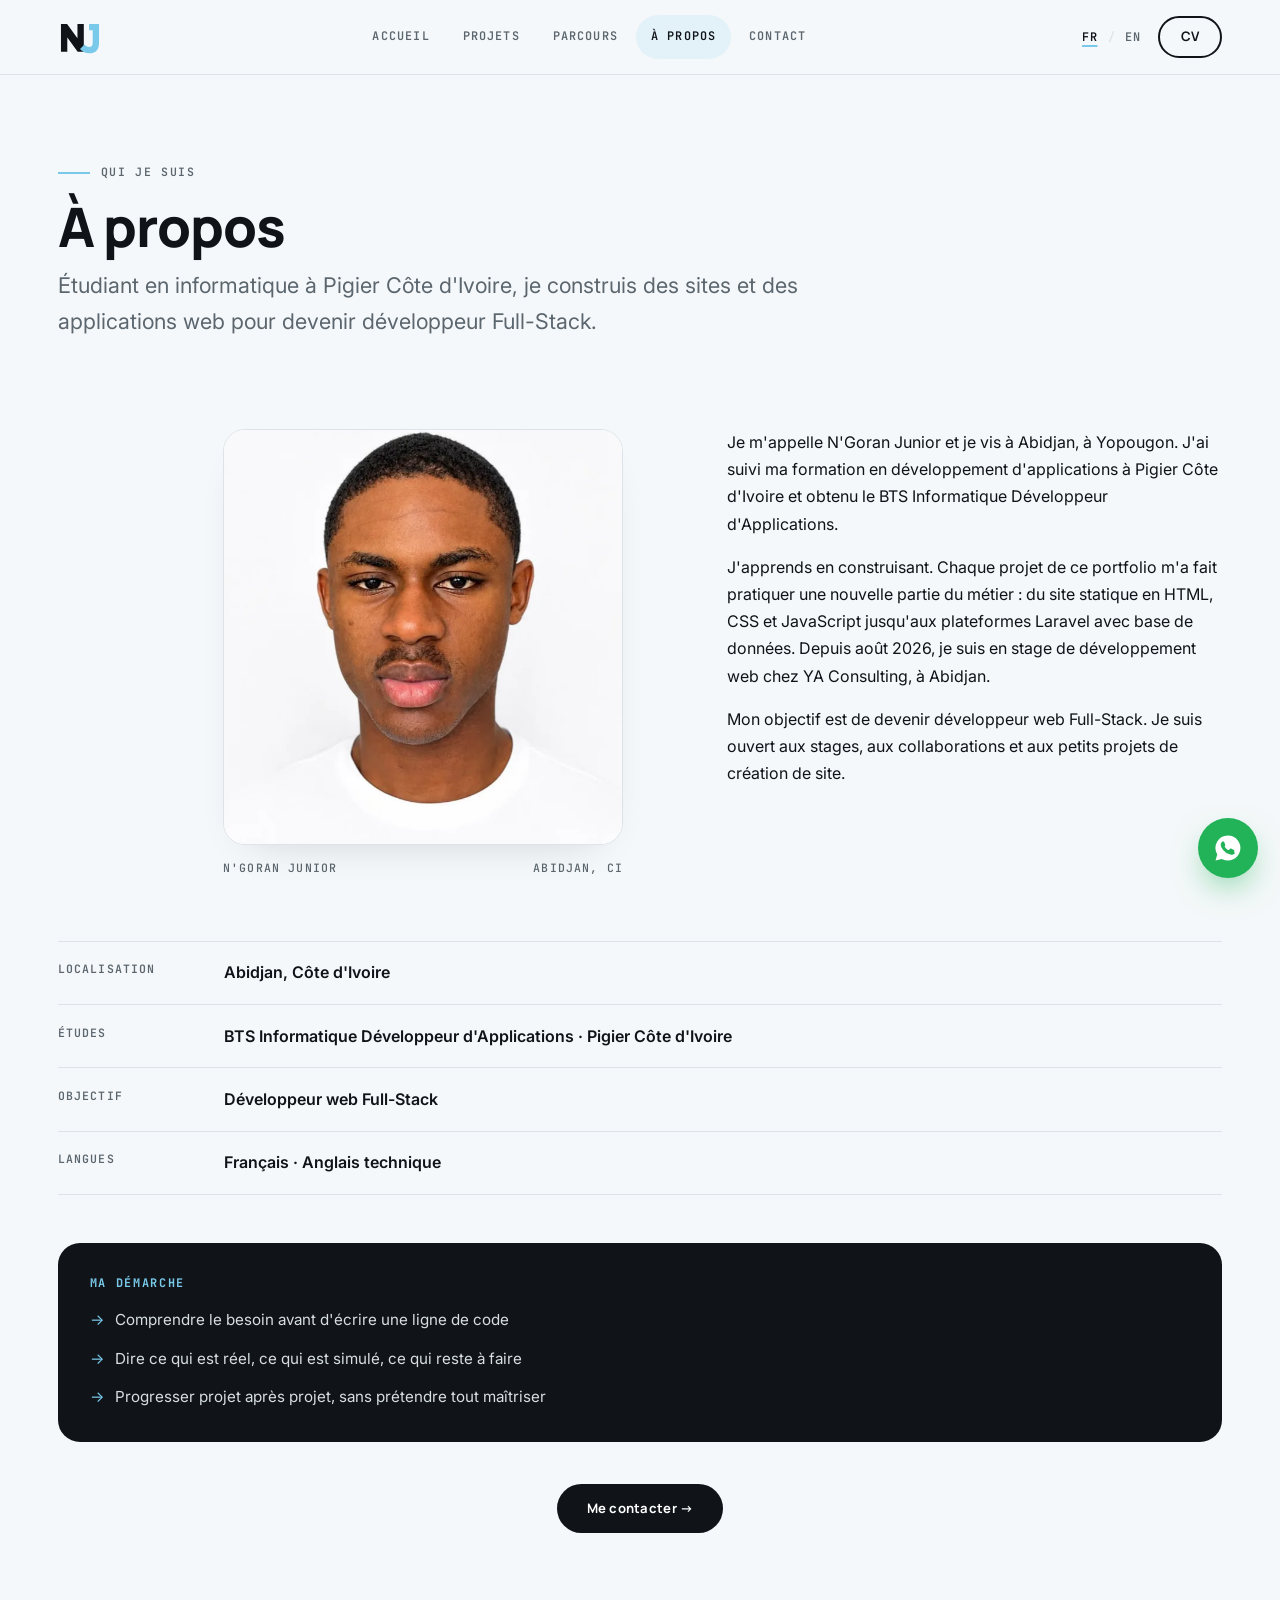
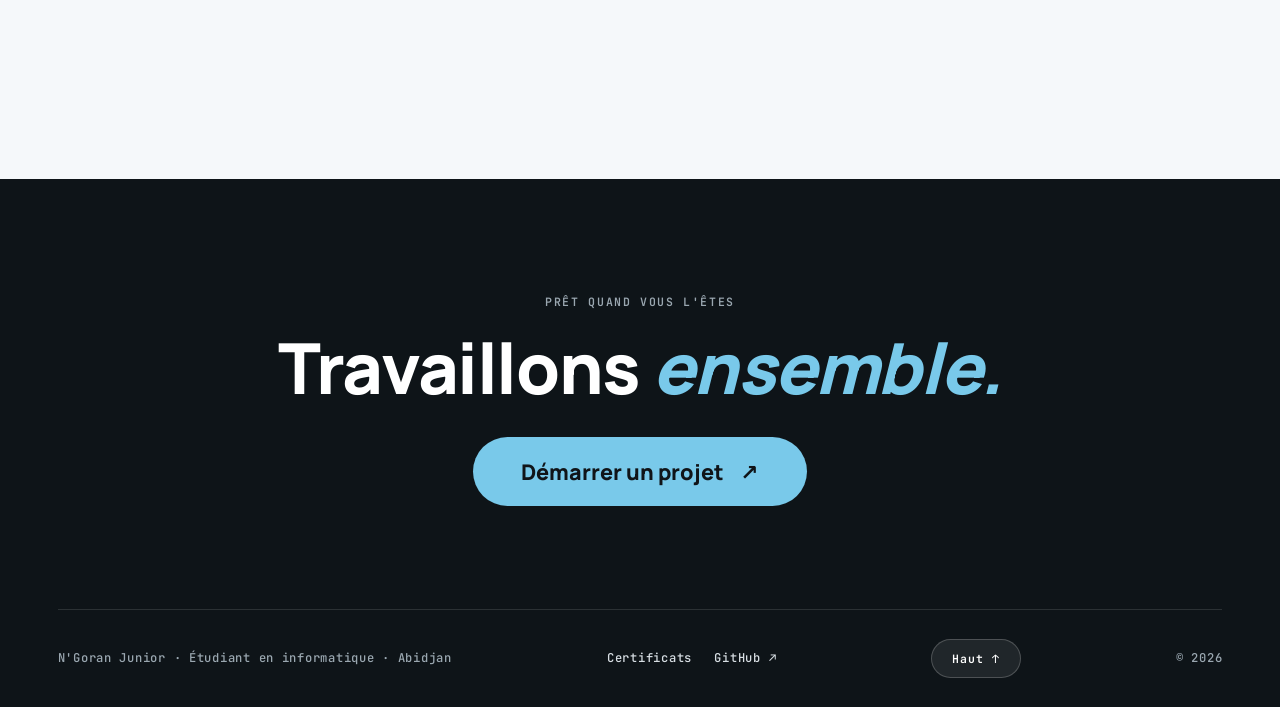
<file: pages/a-propos.html>
<!doctype html>
<html lang="fr">
<head>
<meta charset="utf-8">
<meta name="viewport" content="width=device-width, initial-scale=1, viewport-fit=cover">
<title>À propos — Portfolio N'Goran Junior</title>
<meta name="description" content="Qui est N'Goran Junior : étudiant en Informatique Développeur d'Applications à Pigier Abidjan, en stage chez YA Consulting, futur développeur Full-Stack.">
<meta name="theme-color" content="#F5F8FA">
<link rel="icon" type="image/svg+xml" href="../assets/images/logo-nj.svg">
<link rel="preconnect" href="https://fonts.googleapis.com">
<link rel="preconnect" href="https://fonts.gstatic.com" crossorigin>
<link href="https://fonts.googleapis.com/css2?family=Manrope:wght@500;700;800&family=Inter:wght@400;500;600&family=JetBrains+Mono:wght@400;500;700&display=swap" rel="stylesheet">
<link rel="stylesheet" href="../css/style.css">
</head>
<body>
<a class="skip" href="#main" data-i18n="skip">Aller au contenu</a>

<!-- Rideau d'intro -->
<div class="intro" aria-hidden="true">
  <div class="intro-inner">
    <div class="intro-logo">N'Goran <em>Junior</em></div>
    <div class="intro-sub">Portfolio · 2026</div>
    <div class="intro-bar"><i></i></div>
  </div>
</div>
<div class="veil" aria-hidden="true"></div>
<div class="cursor" aria-hidden="true"><span class="cursor-label">VOIR</span></div>

<header class="site-header">
  <div class="wrap nav">
    <a class="brand" href="../index.html" aria-label="N'Goran Junior, accueil">
      <img src="../assets/images/logo-nj.svg" alt="NJ" width="44" height="44">
    </a>
    <ul class="menu" id="menu">
      <li><a href="../index.html" data-i18n="nav.home">Accueil</a></li>
      <li><a href="projets.html" data-i18n="nav.projects">Projets</a></li>
      <li><a href="parcours.html" data-i18n="nav.journey">Parcours</a></li>
      <li><a href="a-propos.html" data-i18n="nav.about" aria-current="page">À propos</a></li>
      <li><a href="contact.html" data-i18n="nav.contact">Contact</a></li>
    </ul>
    <div class="nav-tools">
      <div class="lang" role="group" aria-label="Langue">
        <button type="button" data-lang="fr" aria-pressed="true">FR</button><span aria-hidden="true">/</span><button type="button" data-lang="en" aria-pressed="false">EN</button>
      </div>
      <a class="btn btn-line" data-magnet href="../assets/cv/CV_NGoran_Junior.pdf" target="_blank" rel="noopener" style="padding:.8rem 1.3rem" data-i18n="nav.cv">CV</a>
      <button class="burger" type="button" aria-expanded="false" aria-controls="menu" aria-label="Menu"><span class="burger-icon" aria-hidden="true"><span></span><span></span><span></span></span></button>
    </div>
  </div>
</header>

<main id="main">
  <div class="wrap page-hero">
    <p class="kicker" data-i18n="ap.kicker">Qui je suis</p>
    <h1 data-i18n="ap.title">À propos</h1>
    <p class="lead" data-i18n="ap.lead">Étudiant en informatique à Pigier Côte d'Ivoire, je construis des sites et des applications web pour devenir développeur Full-Stack.</p>
  </div>

  <section class="block" style="padding-top:0">
    <div class="wrap">
      <div class="about-grid">
        <figure class="portrait reveal">
          <div class="ph"><img src="../assets/images/portrait-junior.webp" alt="Portrait de N'Goran Junior" data-alt-en="Portrait of N'Goran Junior" width="720" height="727"></div>
          <figcaption><span>N'Goran Junior</span><span>Abidjan, CI</span></figcaption>
        </figure>
        <div class="reveal" style="--d:.1s">
          <p data-i18n="ap.p1">Je m'appelle N'Goran Junior et je vis à Abidjan, à Yopougon. J'ai suivi ma formation en développement d'applications à Pigier Côte d'Ivoire et obtenu le BTS Informatique Développeur d'Applications.</p>
          <p data-i18n="ap.p2">J'apprends en construisant. Chaque projet de ce portfolio m'a fait pratiquer une nouvelle partie du métier : du site statique en HTML, CSS et JavaScript jusqu'aux plateformes Laravel avec base de données. Depuis août 2026, je suis en stage de développement web chez YA Consulting, à Abidjan.</p>
          <p data-i18n="ap.p3">Mon objectif est de devenir développeur web Full-Stack. Je suis ouvert aux stages, aux collaborations et aux petits projets de création de site.</p>
        </div>
      </div>

      <dl class="facts reveal" style="margin-top:3rem">
        <div><dt data-i18n="ap.l1">Localisation</dt><dd>Abidjan, Côte d'Ivoire</dd></div>
        <div><dt data-i18n="ap.l2">Études</dt><dd data-i18n="ap.v2">BTS Informatique Développeur d'Applications · Pigier Côte d'Ivoire</dd></div>
        <div><dt data-i18n="ap.l3">Objectif</dt><dd data-i18n="ap.v3">Développeur web Full-Stack</dd></div>
        <div><dt data-i18n="ap.l4">Langues</dt><dd data-i18n="ap.v4">Français · Anglais technique</dd></div>
      </dl>

      <aside class="about-card reveal" style="margin-top:3rem">
        <h3 data-i18n="ap.card.t">Ma démarche</h3>
        <ul>
          <li data-i18n="ap.card.1">Comprendre le besoin avant d'écrire une ligne de code</li>
          <li data-i18n="ap.card.2">Dire ce qui est réel, ce qui est simulé, ce qui reste à faire</li>
          <li data-i18n="ap.card.3">Progresser projet après projet, sans prétendre tout maîtriser</li>
        </ul>
      </aside>

      <p class="center"><a class="btn btn-solid" data-magnet href="contact.html" data-cursor="GO"><span data-i18n="ap.cta">Me contacter →</span></a></p>
    </div>
  </section>
</main>

<footer class="site-footer">
  <div class="wrap footer-cta">
    <p class="kicker" data-i18n="ft.kicker">Prêt quand vous l'êtes</p>
    <h2><span data-i18n="ft.t1">Travaillons</span> <em data-i18n="ft.t2">ensemble.</em></h2>
    <a class="btn-giant" data-magnet data-cursor="GO" href="contact.html"><span data-i18n="ft.cta">Démarrer un projet</span><span aria-hidden="true">↗</span></a>
  </div>
  <div class="wrap footer-in">
    <span>N'Goran Junior · <span data-i18n="foot.role">Étudiant en informatique</span> · Abidjan</span>
    <nav><a href="certificats.html" data-i18n="foot.certs">Certificats</a><a href="https://github.com/njdev154" target="_blank" rel="noopener">GitHub ↗</a></nav>
    <button class="to-top" type="button" data-i18n="foot.top">Haut ↑</button>
    <span>© <span id="year">2026</span></span>
  </div>
</footer>

<a class="wa-float" href="https://wa.me/2250161506296" target="_blank" rel="noopener" aria-label="WhatsApp">
  <svg viewBox="0 0 24 24" fill="currentColor" aria-hidden="true"><path d="M12 2a10 10 0 0 0-8.6 15.1L2 22l5-1.3A10 10 0 1 0 12 2zm5.4 14.1c-.2.6-1.3 1.2-1.8 1.2-.5.1-1 .2-3.4-.7-2.9-1.2-4.7-4.1-4.9-4.3-.1-.2-1.1-1.5-1.1-2.9s.7-2 1-2.3c.2-.3.5-.3.7-.3h.5c.2 0 .4 0 .6.5s.8 1.9.8 2c.1.1.1.3 0 .5-.3.6-.6.8-.4 1.1.7 1.2 1.6 2 2.8 2.6.3.2.5.1.7-.1l.8-.9c.2-.3.4-.2.7-.1l2 1c.3.1.5.2.6.4 0 .1 0 .5-.1 1z"/></svg>
</a>

<script>
window.PF_TITLE_FR = "À propos — Portfolio N'Goran Junior";
window.PF_TITLE_EN = "About — N'Goran Junior's portfolio";
window.PF_PAGE_EN = {
  "ap.kicker": "Who I am",
  "ap.title": "About",
  "ap.lead": "Computer science student at Pigier Côte d'Ivoire, I build websites and web applications to grow towards a Full-Stack developer career.",
  "ap.p1": "My name is N'Goran Junior and I live in Yopougon, Abidjan. I studied application development at Pigier Côte d'Ivoire and earned the BTS Informatique Développeur d'Applications.",
  "ap.p2": "I learn by building. Each project in this portfolio made me practise a new part of the job: from static sites in HTML, CSS and JavaScript to Laravel platforms with a database. Since August 2026, I have been a web development intern at YA Consulting, in Abidjan.",
  "ap.p3": "My goal is to become a Full-Stack web developer. I am open to internships, collaborations and small website projects.",
  "ap.l1": "Location", "ap.l2": "Studies", "ap.v2": "BTS in Application Development · Pigier Côte d'Ivoire",
  "ap.l3": "Goal", "ap.v3": "Full-Stack web developer",
  "ap.l4": "Languages", "ap.v4": "French · Technical English",
  "ap.card.t": "My approach",
  "ap.card.1": "Understand the need before writing a line of code",
  "ap.card.2": "Say what is real, what is simulated, what remains to be done",
  "ap.card.3": "Progress project after project, without pretending to master everything",
  "ap.cta": "Contact me →",
  "ft.kicker": "Ready when you are",
  "ft.t1": "Let's work", "ft.t2": "together.",
  "ft.cta": "Start a project"
};
</script>
<script src="../js/main.js" defer></script>
</body>
</html>
</file>
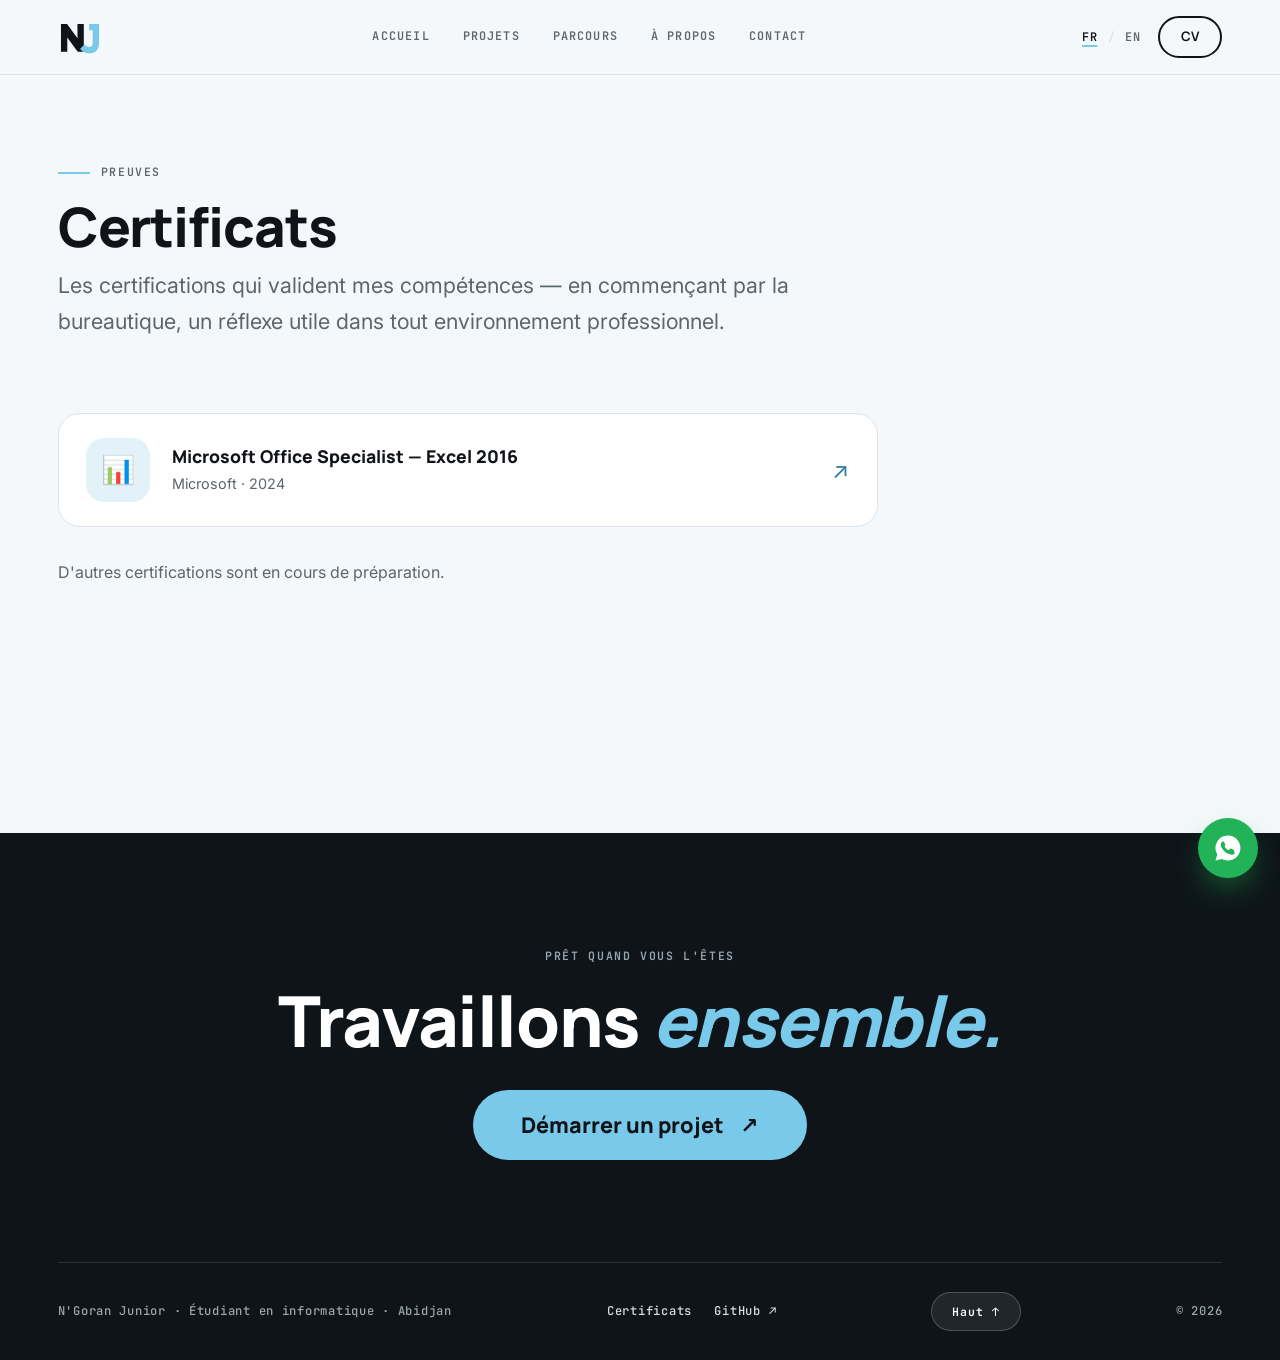
<file: pages/certificats.html>
<!doctype html>
<html lang="fr">
<head>
<meta charset="utf-8">
<meta name="viewport" content="width=device-width, initial-scale=1, viewport-fit=cover">
<title>Certificats — Portfolio N'Goran Junior</title>
<meta name="description" content="Les certifications de N'Goran Junior : Microsoft Office Specialist Excel 2016, et d'autres en préparation.">
<meta name="theme-color" content="#F5F8FA">
<link rel="icon" type="image/svg+xml" href="../assets/images/logo-nj.svg">
<link rel="preconnect" href="https://fonts.googleapis.com">
<link rel="preconnect" href="https://fonts.gstatic.com" crossorigin>
<link href="https://fonts.googleapis.com/css2?family=Manrope:wght@500;700;800&family=Inter:wght@400;500;600&family=JetBrains+Mono:wght@400;500;700&display=swap" rel="stylesheet">
<link rel="stylesheet" href="../css/style.css">
</head>
<body>
<a class="skip" href="#main" data-i18n="skip">Aller au contenu</a>

<!-- Rideau d'intro -->
<div class="intro" aria-hidden="true">
  <div class="intro-inner">
    <div class="intro-logo">N'Goran <em>Junior</em></div>
    <div class="intro-sub">Portfolio · 2026</div>
    <div class="intro-bar"><i></i></div>
  </div>
</div>
<div class="veil" aria-hidden="true"></div>
<div class="cursor" aria-hidden="true"><span class="cursor-label">VOIR</span></div>

<header class="site-header">
  <div class="wrap nav">
    <a class="brand" href="../index.html" aria-label="N'Goran Junior, accueil">
      <img src="../assets/images/logo-nj.svg" alt="NJ" width="44" height="44">
    </a>
    <ul class="menu" id="menu">
      <li><a href="../index.html" data-i18n="nav.home">Accueil</a></li>
      <li><a href="projets.html" data-i18n="nav.projects">Projets</a></li>
      <li><a href="parcours.html" data-i18n="nav.journey">Parcours</a></li>
      <li><a href="a-propos.html" data-i18n="nav.about">À propos</a></li>
      <li><a href="contact.html" data-i18n="nav.contact">Contact</a></li>
    </ul>
    <div class="nav-tools">
      <div class="lang" role="group" aria-label="Langue">
        <button type="button" data-lang="fr" aria-pressed="true">FR</button><span aria-hidden="true">/</span><button type="button" data-lang="en" aria-pressed="false">EN</button>
      </div>
      <a class="btn btn-line" data-magnet href="../assets/cv/CV_NGoran_Junior.pdf" target="_blank" rel="noopener" style="padding:.8rem 1.3rem" data-i18n="nav.cv">CV</a>
      <button class="burger" type="button" aria-expanded="false" aria-controls="menu" aria-label="Menu"><span class="burger-icon" aria-hidden="true"><span></span><span></span><span></span></span></button>
    </div>
  </div>
</header>

<main id="main">
  <div class="wrap page-hero">
    <p class="kicker" data-i18n="cert.kicker">Preuves</p>
    <h1 data-i18n="cert.title">Certificats</h1>
    <p class="lead" data-i18n="cert.lead">Les certifications qui valident mes compétences — en commençant par la bureautique, un réflexe utile dans tout environnement professionnel.</p>
  </div>

  <section class="block" style="padding-top:0">
    <div class="wrap">
      <div class="certs">
        <a class="cert reveal" href="../assets/mos-excel-2016.pdf" target="_blank" rel="noopener" data-cursor="VOIR">
          <span class="seal" aria-hidden="true">📊</span>
          <div>
            <h3>Microsoft Office Specialist — Excel 2016</h3>
            <p>Microsoft · 2024</p>
          </div>
          <span class="arr" aria-hidden="true">↗</span>
        </a>
      </div>
      <p class="reveal" style="margin-top:2rem;color:var(--muted)" data-i18n="cert.note">D'autres certifications sont en cours de préparation.</p>
    </div>
  </section>
</main>

<footer class="site-footer">
  <div class="wrap footer-cta">
    <p class="kicker" data-i18n="ft.kicker">Prêt quand vous l'êtes</p>
    <h2><span data-i18n="ft.t1">Travaillons</span> <em data-i18n="ft.t2">ensemble.</em></h2>
    <a class="btn-giant" data-magnet data-cursor="GO" href="contact.html"><span data-i18n="ft.cta">Démarrer un projet</span><span aria-hidden="true">↗</span></a>
  </div>
  <div class="wrap footer-in">
    <span>N'Goran Junior · <span data-i18n="foot.role">Étudiant en informatique</span> · Abidjan</span>
    <nav><a href="certificats.html" data-i18n="foot.certs" aria-current="page">Certificats</a><a href="https://github.com/njdev154" target="_blank" rel="noopener">GitHub ↗</a></nav>
    <button class="to-top" type="button" data-i18n="foot.top">Haut ↑</button>
    <span>© <span id="year">2026</span></span>
  </div>
</footer>

<a class="wa-float" href="https://wa.me/2250161506296" target="_blank" rel="noopener" aria-label="WhatsApp">
  <svg viewBox="0 0 24 24" fill="currentColor" aria-hidden="true"><path d="M12 2a10 10 0 0 0-8.6 15.1L2 22l5-1.3A10 10 0 1 0 12 2zm5.4 14.1c-.2.6-1.3 1.2-1.8 1.2-.5.1-1 .2-3.4-.7-2.9-1.2-4.7-4.1-4.9-4.3-.1-.2-1.1-1.5-1.1-2.9s.7-2 1-2.3c.2-.3.5-.3.7-.3h.5c.2 0 .4 0 .6.5s.8 1.9.8 2c.1.1.1.3 0 .5-.3.6-.6.8-.4 1.1.7 1.2 1.6 2 2.8 2.6.3.2.5.1.7-.1l.8-.9c.2-.3.4-.2.7-.1l2 1c.3.1.5.2.6.4 0 .1 0 .5-.1 1z"/></svg>
</a>

<script>
window.PF_TITLE_FR = "Certificats — Portfolio N'Goran Junior";
window.PF_TITLE_EN = "Certificates — N'Goran Junior's portfolio";
window.PF_PAGE_EN = {
  "cert.kicker": "Credentials",
  "cert.title": "Certificates",
  "cert.lead": "The certifications that validate my skills — starting with office tools, a useful reflex in any professional environment.",
  "cert.note": "More certifications are being prepared.",
  "ft.kicker": "Ready when you are",
  "ft.t1": "Let's work", "ft.t2": "together.",
  "ft.cta": "Start a project"
};
</script>
<script src="../js/main.js" defer></script>
</body>
</html>
</file>
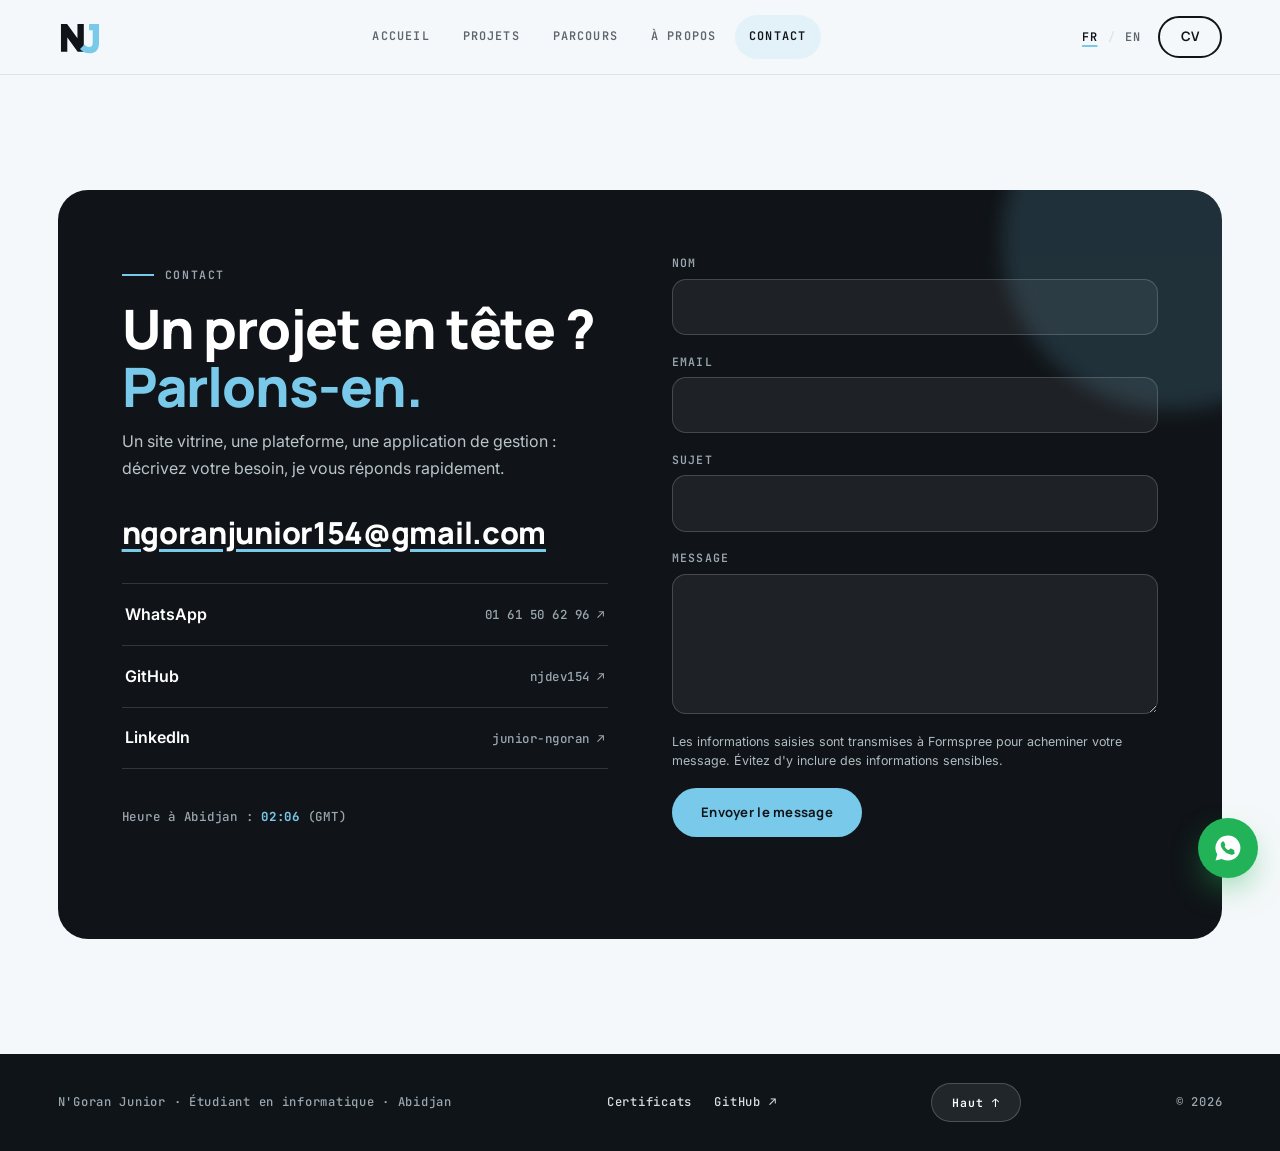
<file: pages/contact.html>
<!doctype html>
<html lang="fr">
<head>
<meta charset="utf-8">
<meta name="viewport" content="width=device-width, initial-scale=1, viewport-fit=cover">
<title>Contact — Portfolio N'Goran Junior</title>
<meta name="description" content="Contactez N'Goran Junior : email, WhatsApp, LinkedIn ou formulaire. Un projet de site vitrine, de plateforme ou d'application de gestion ?">
<meta name="theme-color" content="#F5F8FA">
<link rel="icon" type="image/svg+xml" href="../assets/images/logo-nj.svg">
<link rel="preconnect" href="https://fonts.googleapis.com">
<link rel="preconnect" href="https://fonts.gstatic.com" crossorigin>
<link href="https://fonts.googleapis.com/css2?family=Manrope:wght@500;700;800&family=Inter:wght@400;500;600&family=JetBrains+Mono:wght@400;500;700&display=swap" rel="stylesheet">
<link rel="stylesheet" href="../css/style.css">
</head>
<body>
<a class="skip" href="#main" data-i18n="skip">Aller au contenu</a>

<!-- Rideau d'intro -->
<div class="intro" aria-hidden="true">
  <div class="intro-inner">
    <div class="intro-logo">N'Goran <em>Junior</em></div>
    <div class="intro-sub">Portfolio · 2026</div>
    <div class="intro-bar"><i></i></div>
  </div>
</div>
<div class="veil" aria-hidden="true"></div>
<div class="cursor" aria-hidden="true"><span class="cursor-label">VOIR</span></div>

<header class="site-header">
  <div class="wrap nav">
    <a class="brand" href="../index.html" aria-label="N'Goran Junior, accueil">
      <img src="../assets/images/logo-nj.svg" alt="NJ" width="44" height="44">
    </a>
    <ul class="menu" id="menu">
      <li><a href="../index.html" data-i18n="nav.home">Accueil</a></li>
      <li><a href="projets.html" data-i18n="nav.projects">Projets</a></li>
      <li><a href="parcours.html" data-i18n="nav.journey">Parcours</a></li>
      <li><a href="a-propos.html" data-i18n="nav.about">À propos</a></li>
      <li><a href="contact.html" data-i18n="nav.contact" aria-current="page">Contact</a></li>
    </ul>
    <div class="nav-tools">
      <div class="lang" role="group" aria-label="Langue">
        <button type="button" data-lang="fr" aria-pressed="true">FR</button><span aria-hidden="true">/</span><button type="button" data-lang="en" aria-pressed="false">EN</button>
      </div>
      <a class="btn btn-line" data-magnet href="../assets/cv/CV_NGoran_Junior.pdf" target="_blank" rel="noopener" style="padding:.8rem 1.3rem" data-i18n="nav.cv">CV</a>
      <button class="burger" type="button" aria-expanded="false" aria-controls="menu" aria-label="Menu"><span class="burger-icon" aria-hidden="true"><span></span><span></span><span></span></span></button>
    </div>
  </div>
</header>

<main id="main">
  <section class="block">
    <div class="wrap">
      <div class="contact reveal">
        <div class="contact-grid">
          <div>
            <p class="kicker" data-i18n="ct.kicker">Contact</p>
            <h1 class="contact-h"><span data-i18n="ct.t1">Un projet en tête ?</span> <span class="hl" data-i18n="ct.t2">Parlons-en.</span></h1>
            <p class="sub" data-i18n="ct.lead">Un site vitrine, une plateforme, une application de gestion : décrivez votre besoin, je vous réponds rapidement.</p>
            <a class="mega" href="mailto:ngoranjunior154@gmail.com" data-cursor="ÉCRIRE">ngoranjunior154@<wbr>gmail.com</a>
            <div class="links">
              <a href="https://wa.me/2250161506296" target="_blank" rel="noopener" data-cursor="OUVRIR ↗">WhatsApp<span>01 61 50 62 96 ↗</span></a>
              <a href="https://github.com/njdev154" target="_blank" rel="noopener" data-cursor="OUVRIR ↗">GitHub<span>njdev154 ↗</span></a>
              <a href="https://www.linkedin.com/in/junior-ngoran" target="_blank" rel="noopener" data-cursor="OUVRIR ↗">LinkedIn<span>junior-ngoran ↗</span></a>
            </div>
            <p class="tz"><span data-i18n="k.time">Heure à Abidjan</span> : <b id="clock">--:--</b> (GMT)</p>
          </div>
          <form class="contact-form" id="contact-form" action="https://formspree.io/f/mgaevrwr" method="POST">
            <input type="hidden" name="_subject" value="Nouveau message depuis le portfolio">
            <label><span data-i18n="f.name">Nom</span><input type="text" name="name" autocomplete="name" required></label>
            <label><span>Email</span><input type="email" name="email" autocomplete="email" required></label>
            <label><span data-i18n="f.subject">Sujet</span><input type="text" name="subject"></label>
            <label><span>Message</span><textarea name="message" required></textarea></label>
            <input type="text" name="_gotcha" tabindex="-1" autocomplete="off" style="position:absolute;left:-9999px" aria-hidden="true">
            <p class="form-privacy" data-i18n="f.privacy">Les informations saisies sont transmises à Formspree pour acheminer votre message. Évitez d'y inclure des informations sensibles.</p>
            <div><button class="btn btn-accent" data-magnet type="submit" data-i18n="f.send">Envoyer le message</button></div>
            <p class="form-msg" role="status" aria-live="polite" data-ok="Message envoyé. Je vous réponds vite." data-ko="Échec de l'envoi. Écrivez-moi directement par email."></p>
          </form>
        </div>
      </div>
    </div>
  </section>
</main>

<footer class="site-footer" style="margin-top:0">
  <div class="wrap footer-in">
    <span>N'Goran Junior · <span data-i18n="foot.role">Étudiant en informatique</span> · Abidjan</span>
    <nav><a href="certificats.html" data-i18n="foot.certs">Certificats</a><a href="https://github.com/njdev154" target="_blank" rel="noopener">GitHub ↗</a></nav>
    <button class="to-top" type="button" data-i18n="foot.top">Haut ↑</button>
    <span>© <span id="year">2026</span></span>
  </div>
</footer>

<a class="wa-float" href="https://wa.me/2250161506296" target="_blank" rel="noopener" aria-label="WhatsApp">
  <svg viewBox="0 0 24 24" fill="currentColor" aria-hidden="true"><path d="M12 2a10 10 0 0 0-8.6 15.1L2 22l5-1.3A10 10 0 1 0 12 2zm5.4 14.1c-.2.6-1.3 1.2-1.8 1.2-.5.1-1 .2-3.4-.7-2.9-1.2-4.7-4.1-4.9-4.3-.1-.2-1.1-1.5-1.1-2.9s.7-2 1-2.3c.2-.3.5-.3.7-.3h.5c.2 0 .4 0 .6.5s.8 1.9.8 2c.1.1.1.3 0 .5-.3.6-.6.8-.4 1.1.7 1.2 1.6 2 2.8 2.6.3.2.5.1.7-.1l.8-.9c.2-.3.4-.2.7-.1l2 1c.3.1.5.2.6.4 0 .1 0 .5-.1 1z"/></svg>
</a>

<script>
window.PF_TITLE_FR = "Contact — Portfolio N'Goran Junior";
window.PF_TITLE_EN = "Contact — N'Goran Junior's portfolio";
window.PF_PAGE_EN = {
  "ct.kicker": "Contact",
  "ct.t1": "Have a project in mind?", "ct.t2": "Let's talk.",
  "ct.lead": "A showcase site, a platform, a management app: describe your need, I'll reply quickly."
};
</script>
<script src="../js/main.js" defer></script>
</body>
</html>
</file>
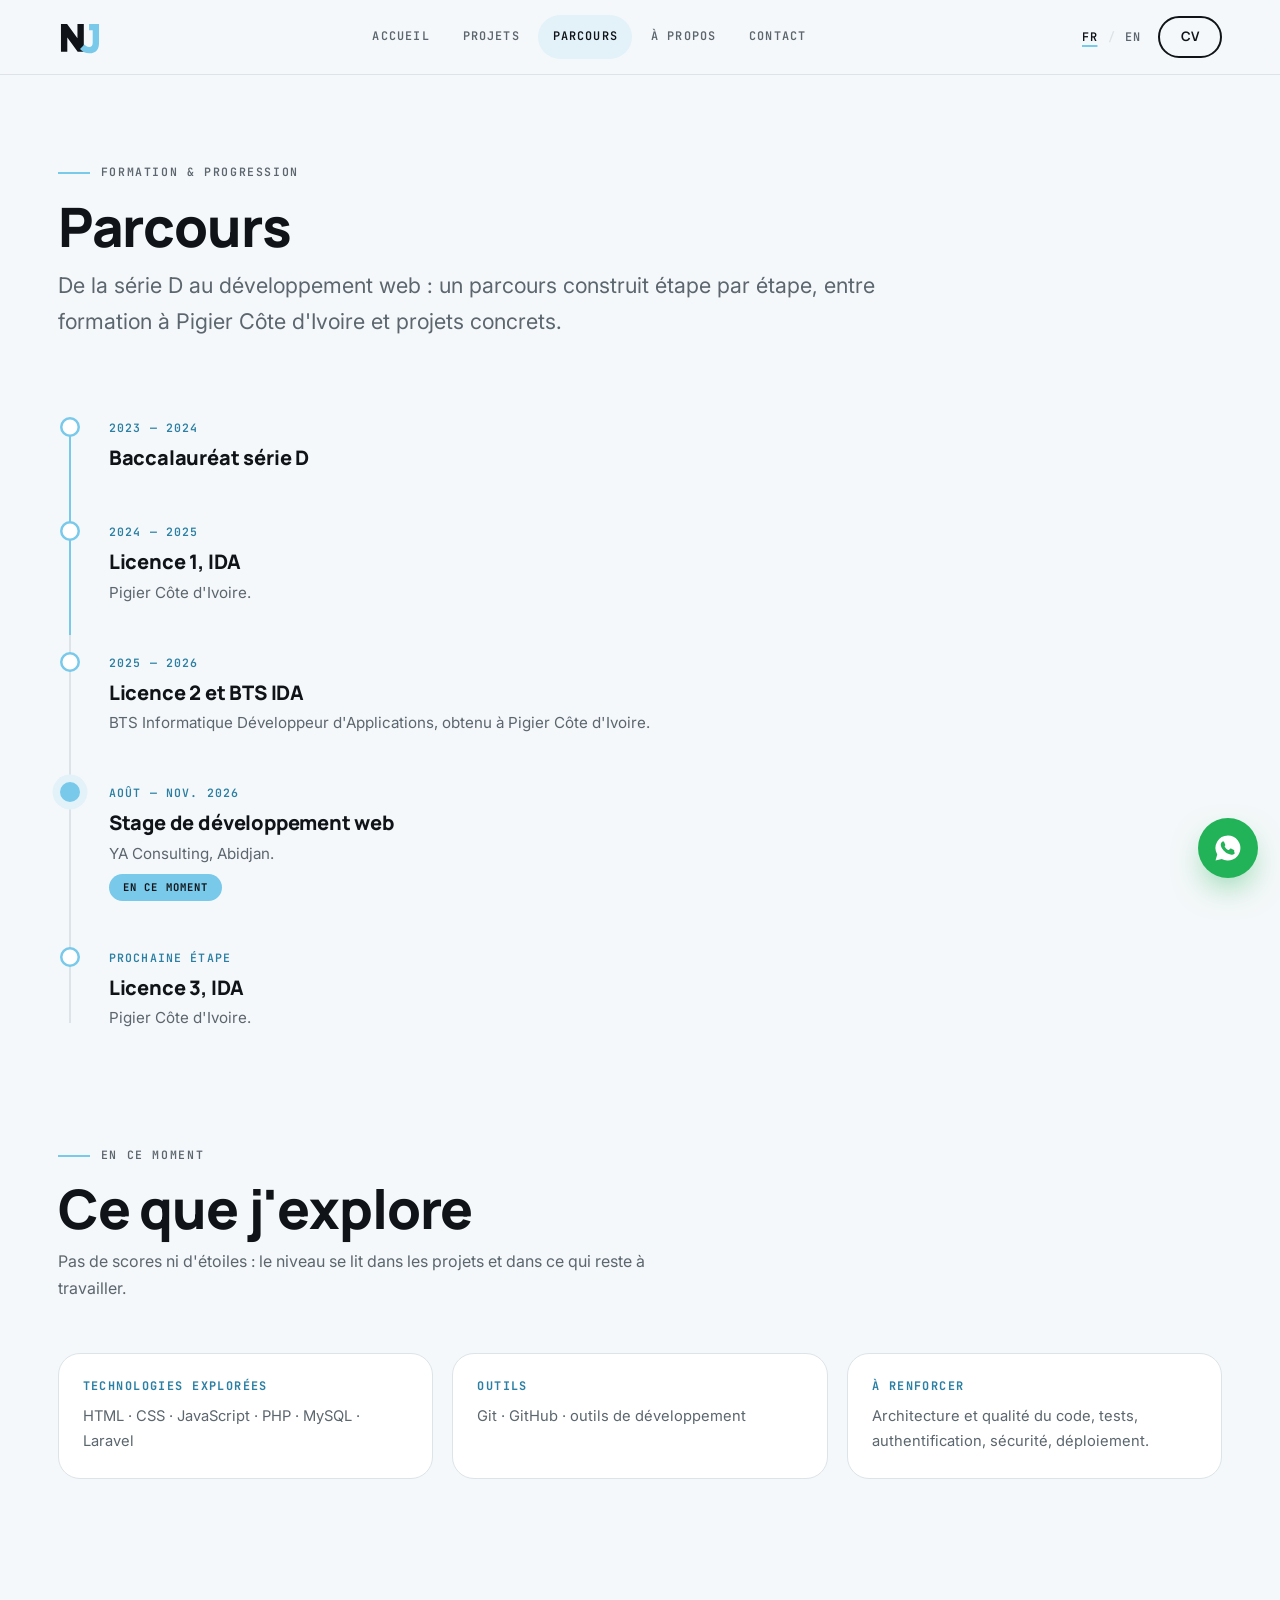
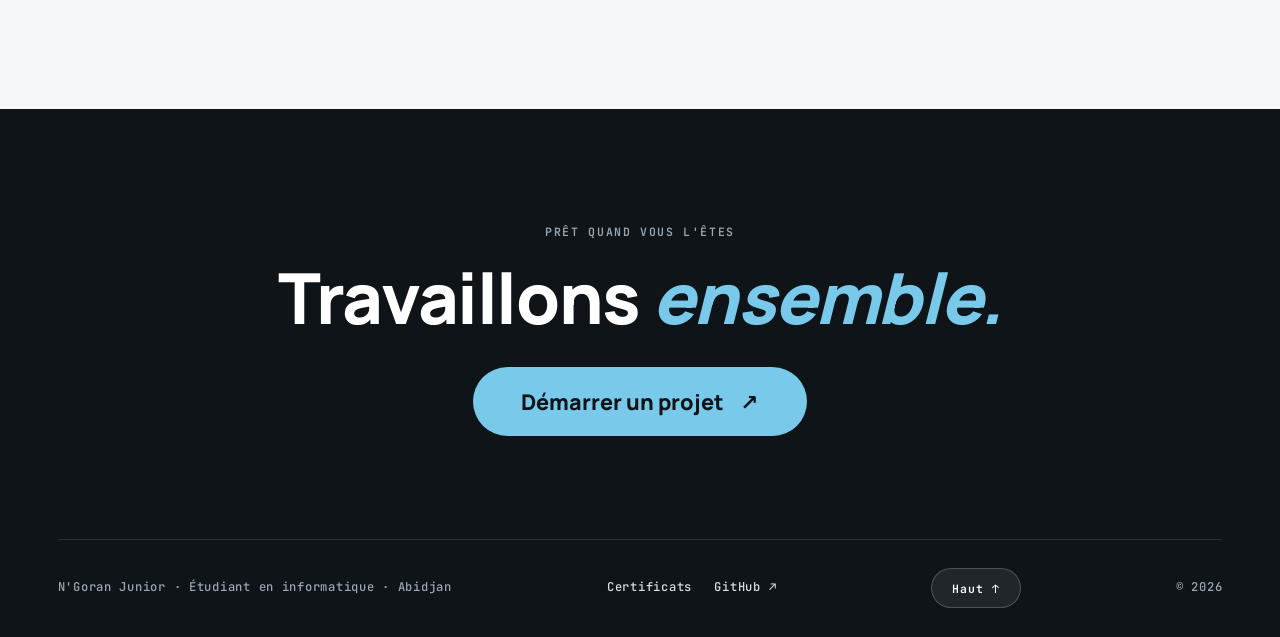
<file: pages/parcours.html>
<!doctype html>
<html lang="fr">
<head>
<meta charset="utf-8">
<meta name="viewport" content="width=device-width, initial-scale=1, viewport-fit=cover">
<title>Parcours — Portfolio N'Goran Junior</title>
<meta name="description" content="Le parcours de N'Goran Junior : Bac série D, Licence IDA à Pigier, BTS IDA, stage de développement web chez YA Consulting à Abidjan.">
<meta name="theme-color" content="#F5F8FA">
<link rel="icon" type="image/svg+xml" href="../assets/images/logo-nj.svg">
<link rel="preconnect" href="https://fonts.googleapis.com">
<link rel="preconnect" href="https://fonts.gstatic.com" crossorigin>
<link href="https://fonts.googleapis.com/css2?family=Manrope:wght@500;700;800&family=Inter:wght@400;500;600&family=JetBrains+Mono:wght@400;500;700&display=swap" rel="stylesheet">
<link rel="stylesheet" href="../css/style.css">
</head>
<body>
<a class="skip" href="#main" data-i18n="skip">Aller au contenu</a>

<!-- Rideau d'intro -->
<div class="intro" aria-hidden="true">
  <div class="intro-inner">
    <div class="intro-logo">N'Goran <em>Junior</em></div>
    <div class="intro-sub">Portfolio · 2026</div>
    <div class="intro-bar"><i></i></div>
  </div>
</div>
<div class="veil" aria-hidden="true"></div>
<div class="cursor" aria-hidden="true"><span class="cursor-label">VOIR</span></div>

<header class="site-header">
  <div class="wrap nav">
    <a class="brand" href="../index.html" aria-label="N'Goran Junior, accueil">
      <img src="../assets/images/logo-nj.svg" alt="NJ" width="44" height="44">
    </a>
    <ul class="menu" id="menu">
      <li><a href="../index.html" data-i18n="nav.home">Accueil</a></li>
      <li><a href="projets.html" data-i18n="nav.projects">Projets</a></li>
      <li><a href="parcours.html" data-i18n="nav.journey" aria-current="page">Parcours</a></li>
      <li><a href="a-propos.html" data-i18n="nav.about">À propos</a></li>
      <li><a href="contact.html" data-i18n="nav.contact">Contact</a></li>
    </ul>
    <div class="nav-tools">
      <div class="lang" role="group" aria-label="Langue">
        <button type="button" data-lang="fr" aria-pressed="true">FR</button><span aria-hidden="true">/</span><button type="button" data-lang="en" aria-pressed="false">EN</button>
      </div>
      <a class="btn btn-line" data-magnet href="../assets/cv/CV_NGoran_Junior.pdf" target="_blank" rel="noopener" style="padding:.8rem 1.3rem" data-i18n="nav.cv">CV</a>
      <button class="burger" type="button" aria-expanded="false" aria-controls="menu" aria-label="Menu"><span class="burger-icon" aria-hidden="true"><span></span><span></span><span></span></span></button>
    </div>
  </div>
</header>

<main id="main">
  <div class="wrap page-hero">
    <p class="kicker" data-i18n="pc.kicker">Formation &amp; progression</p>
    <h1 data-i18n="pc.title">Parcours</h1>
    <p class="lead" data-i18n="pc.lead">De la série D au développement web : un parcours construit étape par étape, entre formation à Pigier Côte d'Ivoire et projets concrets.</p>
  </div>

  <section class="block" style="padding-top:0">
    <div class="wrap">
      <div class="timeline">
        <span class="fill" aria-hidden="true"></span>
        <div class="step reveal"><span class="date">2023 — 2024</span><div><h3 data-i18n="j1.t">Baccalauréat série D</h3></div></div>
        <div class="step reveal"><span class="date">2024 — 2025</span><div><h3 data-i18n="j2.t">Licence 1, IDA</h3><p>Pigier Côte d'Ivoire.</p></div></div>
        <div class="step reveal"><span class="date">2025 — 2026</span><div><h3 data-i18n="j3.t">Licence 2 et BTS IDA</h3><p data-i18n="j3.d">BTS Informatique Développeur d'Applications, obtenu à Pigier Côte d'Ivoire.</p></div></div>
        <div class="step now reveal"><span class="date" data-i18n="j4.date">Août — nov. 2026</span><div><h3 data-i18n="j4.t">Stage de développement web</h3><p>YA Consulting, Abidjan.</p><span class="tag-now" data-i18n="j4.now">En ce moment</span></div></div>
        <div class="step reveal"><span class="date" data-i18n="j5.date">Prochaine étape</span><div><h3 data-i18n="j5.t">Licence 3, IDA</h3><p>Pigier Côte d'Ivoire.</p></div></div>
      </div>
    </div>
  </section>

  <section class="block" style="padding-top:0">
    <div class="wrap">
      <div class="sec-head reveal">
        <p class="kicker" data-i18n="pc.explore.k">En ce moment</p>
        <h2 data-i18n="pc.explore.t">Ce que j'explore</h2>
        <p data-i18n="pc.explore.sub">Pas de scores ni d'étoiles : le niveau se lit dans les projets et dans ce qui reste à travailler.</p>
      </div>
      <div class="skill-extra">
        <div class="reveal"><h3 data-i18n="pc.explore.1t">Technologies explorées</h3><p>HTML · CSS · JavaScript · PHP · MySQL · Laravel</p></div>
        <div class="reveal" style="--d:.08s"><h3 data-i18n="pc.explore.2t">Outils</h3><p data-i18n="pc.explore.2v">Git · GitHub · outils de développement</p></div>
        <div class="reveal" style="--d:.16s"><h3 data-i18n="pc.explore.3t">À renforcer</h3><p data-i18n="pc.explore.3v">Architecture et qualité du code, tests, authentification, sécurité, déploiement.</p></div>
      </div>
    </div>
  </section>
</main>

<footer class="site-footer">
  <div class="wrap footer-cta">
    <p class="kicker" data-i18n="ft.kicker">Prêt quand vous l'êtes</p>
    <h2><span data-i18n="ft.t1">Travaillons</span> <em data-i18n="ft.t2">ensemble.</em></h2>
    <a class="btn-giant" data-magnet data-cursor="GO" href="contact.html"><span data-i18n="ft.cta">Démarrer un projet</span><span aria-hidden="true">↗</span></a>
  </div>
  <div class="wrap footer-in">
    <span>N'Goran Junior · <span data-i18n="foot.role">Étudiant en informatique</span> · Abidjan</span>
    <nav><a href="certificats.html" data-i18n="foot.certs">Certificats</a><a href="https://github.com/njdev154" target="_blank" rel="noopener">GitHub ↗</a></nav>
    <button class="to-top" type="button" data-i18n="foot.top">Haut ↑</button>
    <span>© <span id="year">2026</span></span>
  </div>
</footer>

<a class="wa-float" href="https://wa.me/2250161506296" target="_blank" rel="noopener" aria-label="WhatsApp">
  <svg viewBox="0 0 24 24" fill="currentColor" aria-hidden="true"><path d="M12 2a10 10 0 0 0-8.6 15.1L2 22l5-1.3A10 10 0 1 0 12 2zm5.4 14.1c-.2.6-1.3 1.2-1.8 1.2-.5.1-1 .2-3.4-.7-2.9-1.2-4.7-4.1-4.9-4.3-.1-.2-1.1-1.5-1.1-2.9s.7-2 1-2.3c.2-.3.5-.3.7-.3h.5c.2 0 .4 0 .6.5s.8 1.9.8 2c.1.1.1.3 0 .5-.3.6-.6.8-.4 1.1.7 1.2 1.6 2 2.8 2.6.3.2.5.1.7-.1l.8-.9c.2-.3.4-.2.7-.1l2 1c.3.1.5.2.6.4 0 .1 0 .5-.1 1z"/></svg>
</a>

<script>
window.PF_TITLE_FR = "Parcours — Portfolio N'Goran Junior";
window.PF_TITLE_EN = "Journey — N'Goran Junior's portfolio";
window.PF_PAGE_EN = {
  "pc.kicker": "Education & progress",
  "pc.title": "Journey",
  "pc.lead": "From a science baccalauréat to web development: a path built step by step, between training at Pigier Côte d'Ivoire and concrete projects.",
  "j1.t": "Baccalauréat, series D",
  "j2.t": "Bachelor's year 1, IDA",
  "j3.t": "Bachelor's year 2 and BTS IDA", "j3.d": "BTS Informatique Développeur d'Applications, earned at Pigier Côte d'Ivoire.",
  "j4.date": "Aug — Nov 2026", "j4.t": "Web development internship", "j4.now": "Right now",
  "j5.date": "Next step", "j5.t": "Bachelor's year 3, IDA",
  "pc.explore.k": "Right now",
  "pc.explore.t": "What I'm exploring",
  "pc.explore.sub": "No scores or stars: the level shows in the projects and in what remains to be worked on.",
  "pc.explore.1t": "Technologies explored",
  "pc.explore.2t": "Tools", "pc.explore.2v": "Git · GitHub · development tools",
  "pc.explore.3t": "To strengthen", "pc.explore.3v": "Code architecture and quality, testing, authentication, security, deployment.",
  "ft.kicker": "Ready when you are",
  "ft.t1": "Let's work", "ft.t2": "together.",
  "ft.cta": "Start a project"
};
</script>
<script src="../js/main.js" defer></script>
</body>
</html>
</file>
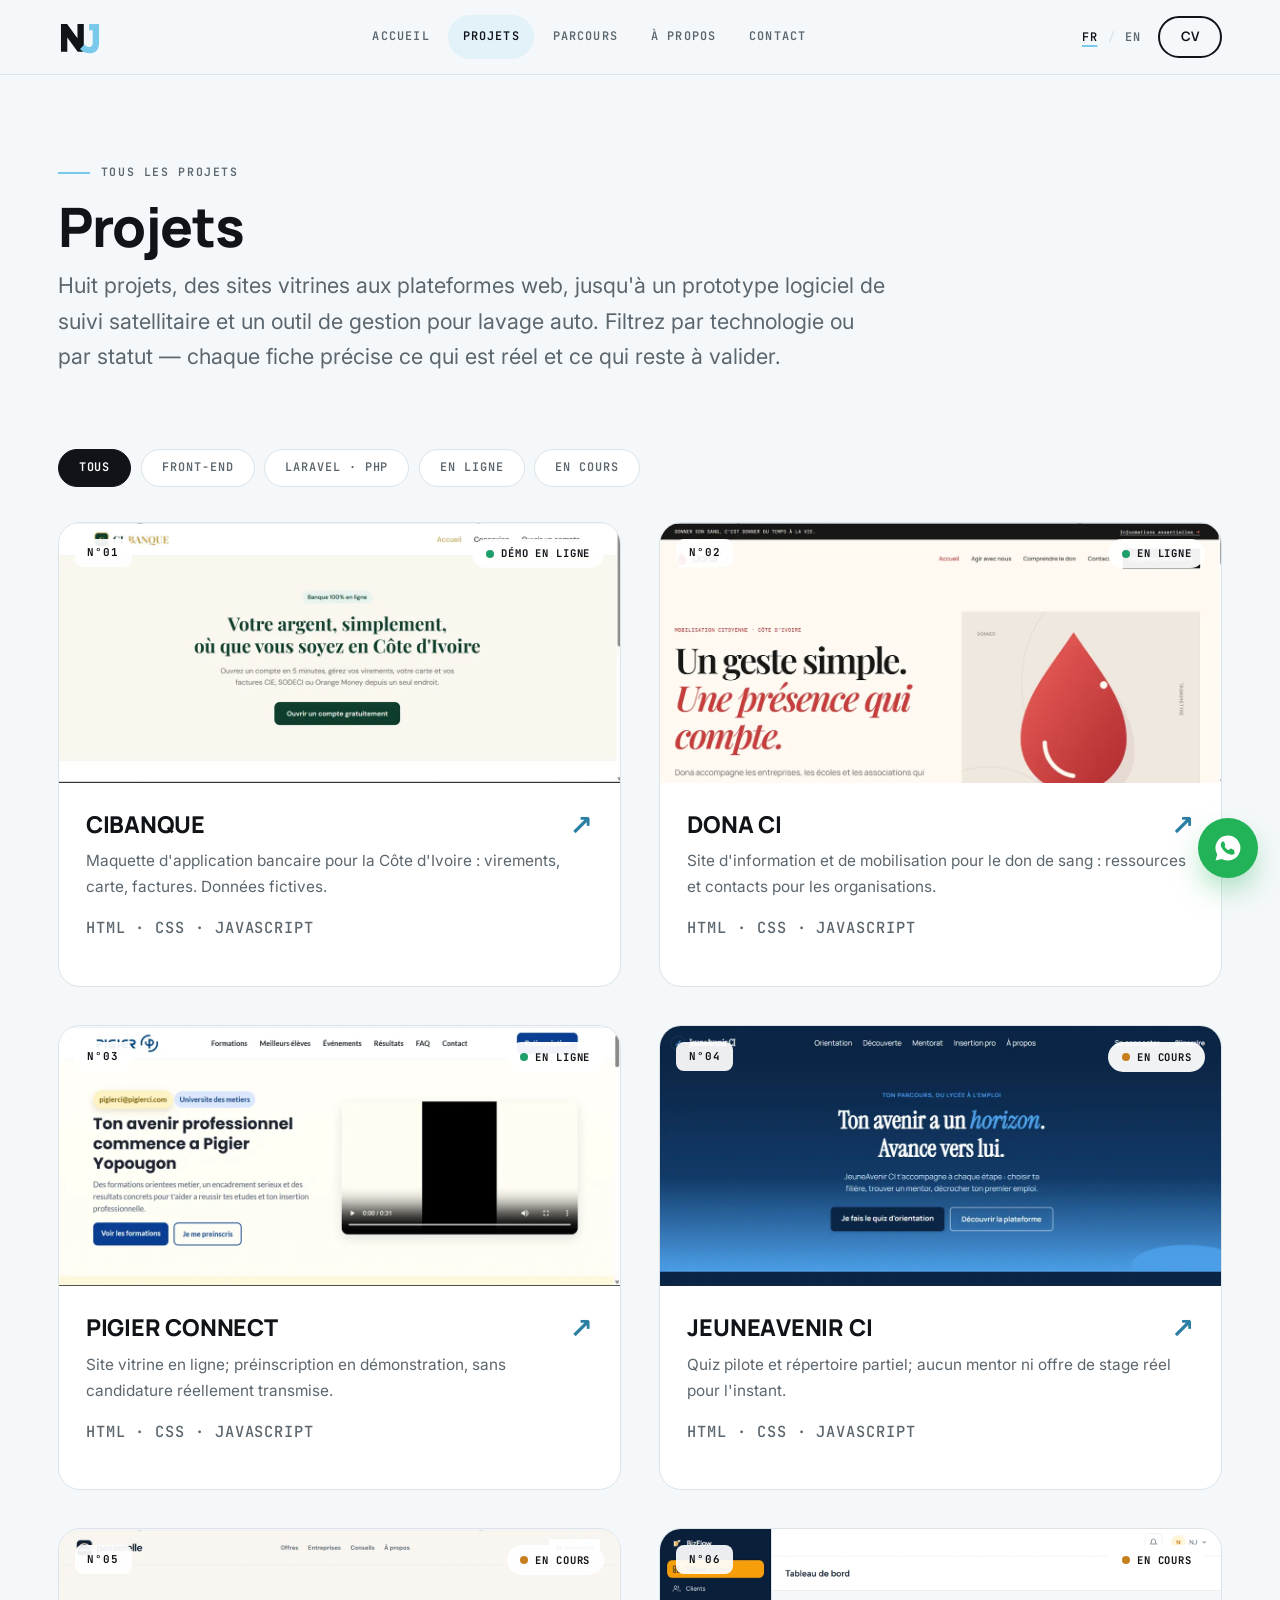
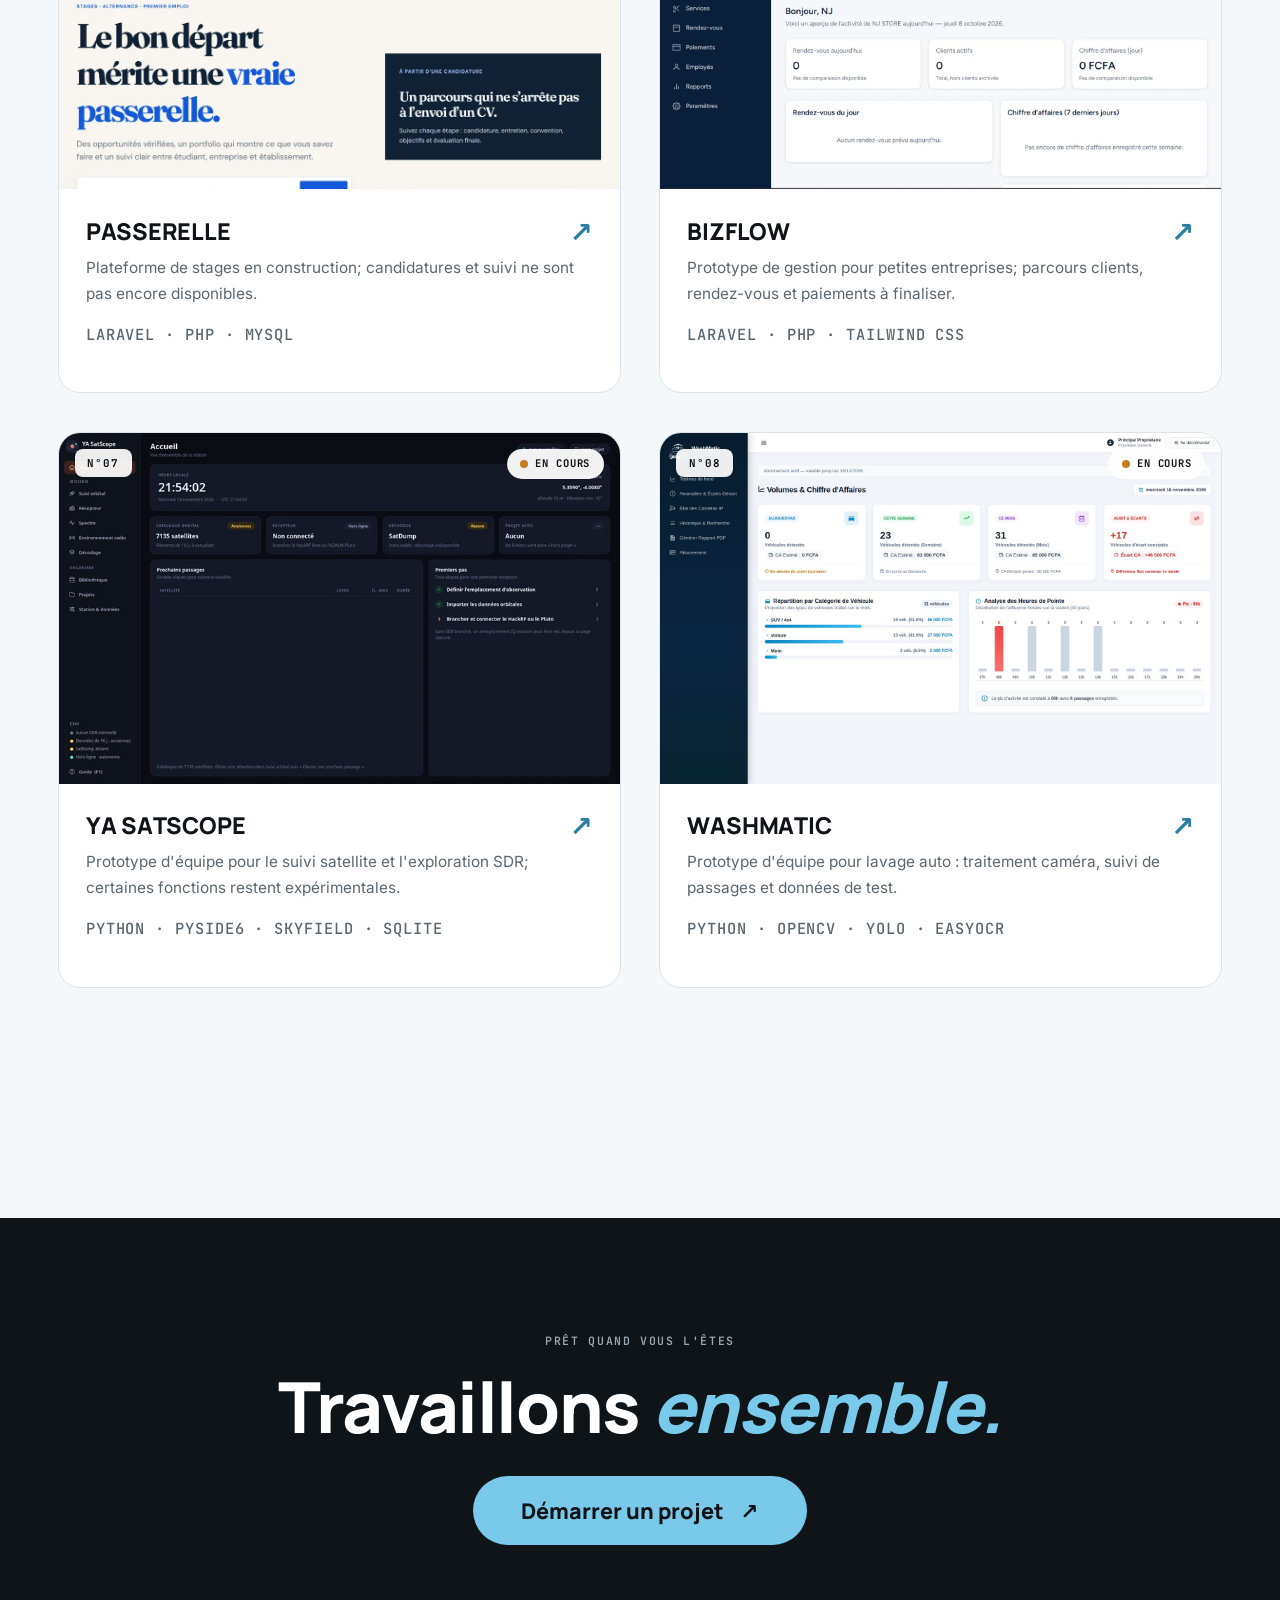
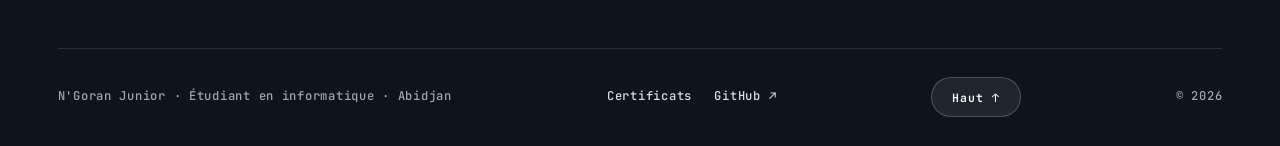
<file: pages/projets.html>
<!doctype html>
<html lang="fr">
<head>
<meta charset="utf-8">
<meta name="viewport" content="width=device-width, initial-scale=1, viewport-fit=cover">
<title>Projets — Portfolio N'Goran Junior</title>
<meta name="description" content="Les huit projets de N'Goran Junior : sites vitrines, plateformes web et projets d'équipe, avec filtres par technologie et statut.">
<meta name="theme-color" content="#F5F8FA">
<link rel="icon" type="image/svg+xml" href="../assets/images/logo-nj.svg">
<link rel="preconnect" href="https://fonts.googleapis.com">
<link rel="preconnect" href="https://fonts.gstatic.com" crossorigin>
<link href="https://fonts.googleapis.com/css2?family=Manrope:wght@500;700;800&family=Inter:wght@400;500;600&family=JetBrains+Mono:wght@400;500;700&display=swap" rel="stylesheet">
<link rel="stylesheet" href="../css/style.css">
</head>
<body>
<a class="skip" href="#main" data-i18n="skip">Aller au contenu</a>

<!-- Rideau d'intro -->
<div class="intro" aria-hidden="true">
  <div class="intro-inner">
    <div class="intro-logo">N'Goran <em>Junior</em></div>
    <div class="intro-sub">Portfolio · 2026</div>
    <div class="intro-bar"><i></i></div>
  </div>
</div>
<div class="veil" aria-hidden="true"></div>
<div class="cursor" aria-hidden="true"><span class="cursor-label">VOIR</span></div>

<header class="site-header">
  <div class="wrap nav">
    <a class="brand" href="../index.html" aria-label="N'Goran Junior, accueil">
      <img src="../assets/images/logo-nj.svg" alt="NJ" width="44" height="44">
    </a>
    <ul class="menu" id="menu">
      <li><a href="../index.html" data-i18n="nav.home">Accueil</a></li>
      <li><a href="projets.html" data-i18n="nav.projects" aria-current="page">Projets</a></li>
      <li><a href="parcours.html" data-i18n="nav.journey">Parcours</a></li>
      <li><a href="a-propos.html" data-i18n="nav.about">À propos</a></li>
      <li><a href="contact.html" data-i18n="nav.contact">Contact</a></li>
    </ul>
    <div class="nav-tools">
      <div class="lang" role="group" aria-label="Langue">
        <button type="button" data-lang="fr" aria-pressed="true">FR</button><span aria-hidden="true">/</span><button type="button" data-lang="en" aria-pressed="false">EN</button>
      </div>
      <a class="btn btn-line" data-magnet href="../assets/cv/CV_NGoran_Junior.pdf" target="_blank" rel="noopener" style="padding:.8rem 1.3rem" data-i18n="nav.cv">CV</a>
      <button class="burger" type="button" aria-expanded="false" aria-controls="menu" aria-label="Menu"><span class="burger-icon" aria-hidden="true"><span></span><span></span><span></span></span></button>
    </div>
  </div>
</header>

<main id="main">
  <div class="wrap page-hero">
    <p class="kicker" data-i18n="pg.kicker">Tous les projets</p>
    <h1 data-i18n="pg.title">Projets</h1>
    <p class="lead" data-i18n="pg.lead">Huit projets, des sites vitrines aux plateformes web, jusqu'à un prototype logiciel de suivi satellitaire et un outil de gestion pour lavage auto. Filtrez par technologie ou par statut — chaque fiche précise ce qui est réel et ce qui reste à valider.</p>
  </div>

  <section class="block" style="padding-top:0">
    <div class="wrap">
      <div class="filters reveal" role="group" aria-label="Filtrer les projets">
        <button type="button" class="fbtn" data-filter="all" aria-pressed="true" data-i18n="f.all">Tous</button>
        <button type="button" class="fbtn" data-filter="front" aria-pressed="false" data-i18n="f.front">Front-end</button>
        <button type="button" class="fbtn" data-filter="laravel" aria-pressed="false" data-i18n="f.laravel">Laravel · PHP</button>
        <button type="button" class="fbtn" data-filter="live" aria-pressed="false" data-i18n="f.live">En ligne</button>
        <button type="button" class="fbtn" data-filter="wip" aria-pressed="false" data-i18n="f.wip">En cours</button>
      </div>
      <div class="cards">
        <a class="card reveal" href="../projets/cibanque.html" data-cat="front live" data-cursor="VOIR">
          <figure><img src="../assets/images/cibanque-accueil.webp" alt="Page d'accueil de CIBANQUE" data-alt-en="Home page of CIBANQUE" width="1180" height="546" loading="lazy"><span class="no">N°01</span><span class="chip"><i></i><span data-i18n="status.demo">Démo en ligne</span></span></figure>
          <div class="card-body"><h3><span>CIBANQUE</span><span class="arr" aria-hidden="true">↗</span></h3><p data-i18n="cibanque.d">Maquette d'application bancaire pour la Côte d'Ivoire : virements, carte, factures. Données fictives.</p><p class="tags">HTML · CSS · JavaScript</p></div>
        </a>
        <a class="card reveal" style="--d:.08s" href="../projets/dona-ci.html" data-cat="front live" data-cursor="VOIR">
          <figure><img src="../assets/images/dona-accueil.webp" alt="Page d'accueil de Dona CI" data-alt-en="Home page of Dona CI" width="1180" height="539" loading="lazy"><span class="no">N°02</span><span class="chip"><i></i><span data-i18n="status.live">En ligne</span></span></figure>
          <div class="card-body"><h3><span>DONA CI</span><span class="arr" aria-hidden="true">↗</span></h3><p data-i18n="dona.d">Site d'information et de mobilisation pour le don de sang : ressources et contacts pour les organisations.</p><p class="tags">HTML · CSS · JavaScript</p></div>
        </a>
        <a class="card reveal" href="../projets/pigier-connect.html" data-cat="front live" data-cursor="VOIR">
          <figure><img src="../assets/images/pigier-accueil.webp" alt="Page d'accueil de Pigier Connect" data-alt-en="Home page of Pigier Connect" width="1180" height="546" loading="lazy"><span class="no">N°03</span><span class="chip"><i></i><span data-i18n="status.live">En ligne</span></span></figure>
          <div class="card-body"><h3><span>PIGIER CONNECT</span><span class="arr" aria-hidden="true">↗</span></h3><p data-i18n="pigier.d">Site vitrine en ligne; préinscription en démonstration, sans candidature réellement transmise.</p><p class="tags">HTML · CSS · JavaScript</p></div>
        </a>
        <a class="card reveal" style="--d:.08s" href="../projets/jeuneavenir-ci.html" data-cat="front wip" data-cursor="VOIR">
          <figure><img src="../assets/images/jeuneavenir-accueil.webp" alt="Page d'accueil de JeuneAvenir CI" data-alt-en="Home page of JeuneAvenir CI" width="1180" height="559" loading="lazy"><span class="no">N°04</span><span class="chip wip"><i></i><span data-i18n="status.wip">En cours</span></span></figure>
          <div class="card-body"><h3><span>JEUNEAVENIR CI</span><span class="arr" aria-hidden="true">↗</span></h3><p data-i18n="jeune.d">Quiz pilote et répertoire partiel; aucun mentor ni offre de stage réel pour l'instant.</p><p class="tags">HTML · CSS · JavaScript</p></div>
        </a>
        <a class="card reveal" href="../projets/passerelle.html" data-cat="laravel wip" data-cursor="VOIR">
          <figure><img src="../assets/images/passerelle-accueil.webp" alt="Page d'accueil de Passerelle" data-alt-en="Home page of Passerelle" width="1180" height="553" loading="lazy"><span class="no">N°05</span><span class="chip wip"><i></i><span data-i18n="status.wip">En cours</span></span></figure>
          <div class="card-body"><h3><span>PASSERELLE</span><span class="arr" aria-hidden="true">↗</span></h3><p data-i18n="passe.d">Plateforme de stages en construction; candidatures et suivi ne sont pas encore disponibles.</p><p class="tags">Laravel · PHP · MySQL</p></div>
        </a>
        <a class="card reveal" style="--d:.08s" href="../projets/bizflow.html" data-cat="laravel wip" data-cursor="VOIR">
          <figure><img src="../assets/images/bizflow-dashboard.webp" alt="Tableau de bord de BizFlow" data-alt-en="BizFlow dashboard" width="1600" height="740" loading="lazy"><span class="no">N°06</span><span class="chip wip"><i></i><span data-i18n="status.wip">En cours</span></span></figure>
          <div class="card-body"><h3><span>BIZFLOW</span><span class="arr" aria-hidden="true">↗</span></h3><p data-i18n="biz.d">Prototype de gestion pour petites entreprises; parcours clients, rendez-vous et paiements à finaliser.</p><p class="tags">Laravel · PHP · Tailwind CSS</p></div>
        </a>
        <a class="card card-ya-satscope reveal" href="../projets/ya-satscope.html" data-cat="wip" data-cursor="VOIR">
          <figure><img src="../assets/images/ya-satscope/01-accueil.webp" srcset="../assets/images/ya-satscope/01-accueil-mobile.webp 800w, ../assets/images/ya-satscope/01-accueil.webp 1600w" sizes="(max-width: 760px) 100vw, 50vw" alt="Écran d'accueil de YA SatScope" data-alt-en="YA SatScope home screen" width="1600" height="1000" loading="lazy" decoding="async"><span class="no">N°07</span><span class="chip wip"><i></i><span data-i18n="status.wip">En cours</span></span></figure>
          <div class="card-body"><h3><span>YA SATSCOPE</span><span class="arr" aria-hidden="true">↗</span></h3><p data-i18n="yasatscope.d">Prototype d'équipe pour le suivi satellite et l'exploration SDR; certaines fonctions restent expérimentales.</p><p class="tags">Python · PySide6 · Skyfield · SQLite</p></div>
        </a>
        <a class="card card-washmatic reveal" href="../projets/washmatic.html" data-cat="laravel wip" data-cursor="VOIR">
          <figure><img src="../assets/images/washmatic/01-tableau-bord.jpg" alt="Tableau de bord WashMatic avec des données de test" data-alt-en="WashMatic dashboard with test data" width="1600" height="1000" loading="lazy" decoding="async"><span class="no">N°08</span><span class="chip wip"><i></i><span data-i18n="status.wip">En cours</span></span></figure>
          <div class="card-body"><h3><span>WASHMATIC</span><span class="arr" aria-hidden="true">↗</span></h3><p data-i18n="washmatic.d">Prototype d'équipe pour lavage auto : traitement caméra, suivi de passages et données de test.</p><p class="tags">Python · OpenCV · YOLO · EasyOCR</p></div>
        </a>
      </div>
    </div>
  </section>
</main>

<footer class="site-footer">
  <div class="wrap footer-cta">
    <p class="kicker" data-i18n="ft.kicker">Prêt quand vous l'êtes</p>
    <h2><span data-i18n="ft.t1">Travaillons</span> <em data-i18n="ft.t2">ensemble.</em></h2>
    <a class="btn-giant" data-magnet data-cursor="GO" href="contact.html"><span data-i18n="ft.cta">Démarrer un projet</span><span aria-hidden="true">↗</span></a>
  </div>
  <div class="wrap footer-in">
    <span>N'Goran Junior · <span data-i18n="foot.role">Étudiant en informatique</span> · Abidjan</span>
    <nav><a href="certificats.html" data-i18n="foot.certs">Certificats</a><a href="https://github.com/njdev154" target="_blank" rel="noopener">GitHub ↗</a></nav>
    <button class="to-top" type="button" data-i18n="foot.top">Haut ↑</button>
    <span>© <span id="year">2026</span></span>
  </div>
</footer>

<a class="wa-float" href="https://wa.me/2250161506296" target="_blank" rel="noopener" aria-label="WhatsApp">
  <svg viewBox="0 0 24 24" fill="currentColor" aria-hidden="true"><path d="M12 2a10 10 0 0 0-8.6 15.1L2 22l5-1.3A10 10 0 1 0 12 2zm5.4 14.1c-.2.6-1.3 1.2-1.8 1.2-.5.1-1 .2-3.4-.7-2.9-1.2-4.7-4.1-4.9-4.3-.1-.2-1.1-1.5-1.1-2.9s.7-2 1-2.3c.2-.3.5-.3.7-.3h.5c.2 0 .4 0 .6.5s.8 1.9.8 2c.1.1.1.3 0 .5-.3.6-.6.8-.4 1.1.7 1.2 1.6 2 2.8 2.6.3.2.5.1.7-.1l.8-.9c.2-.3.4-.2.7-.1l2 1c.3.1.5.2.6.4 0 .1 0 .5-.1 1z"/></svg>
</a>

<script>
window.PF_TITLE_FR = "Projets — Portfolio N'Goran Junior";
window.PF_TITLE_EN = "Projects — N'Goran Junior's portfolio";
window.PF_PAGE_EN = {
  "pg.kicker": "All projects",
  "pg.title": "Projects",
  "pg.lead": "Eight projects, from showcase sites and web platforms to a satellite-tracking prototype and an auto-wash management tool. Filter by technology or status — each case study states what is real and what still needs validation.",
  "cibanque.d": "Online banking mockup for Côte d'Ivoire: transfers, card, bills. Fictional data.",
  "dona.d": "Information and campaign site for blood donation: resources and contacts for organisations.",
  "pigier.d": "Published showcase site; pre-registration is a demo and does not submit real applications.",
  "jeune.d": "Pilot guidance quiz and partial directory; no real mentors or internship offers yet.",
  "passe.d": "Internship platform in progress; applications and tracking are not available yet.",
  "biz.d": "Small-business management prototype; client, appointment and payment flows are still in progress.",
  "washmatic.d": "Team-built car-wash prototype for camera processing and vehicle tracking, using test data.",
  "yasatscope.d": "Team-built desktop prototype for satellite tracking and SDR exploration; some features remain experimental.",
  "ft.kicker": "Ready when you are",
  "ft.t1": "Let's work", "ft.t2": "together.",
  "ft.cta": "Start a project"
};
</script>
<script src="../js/main.js" defer></script>
</body>
</html>
</file>
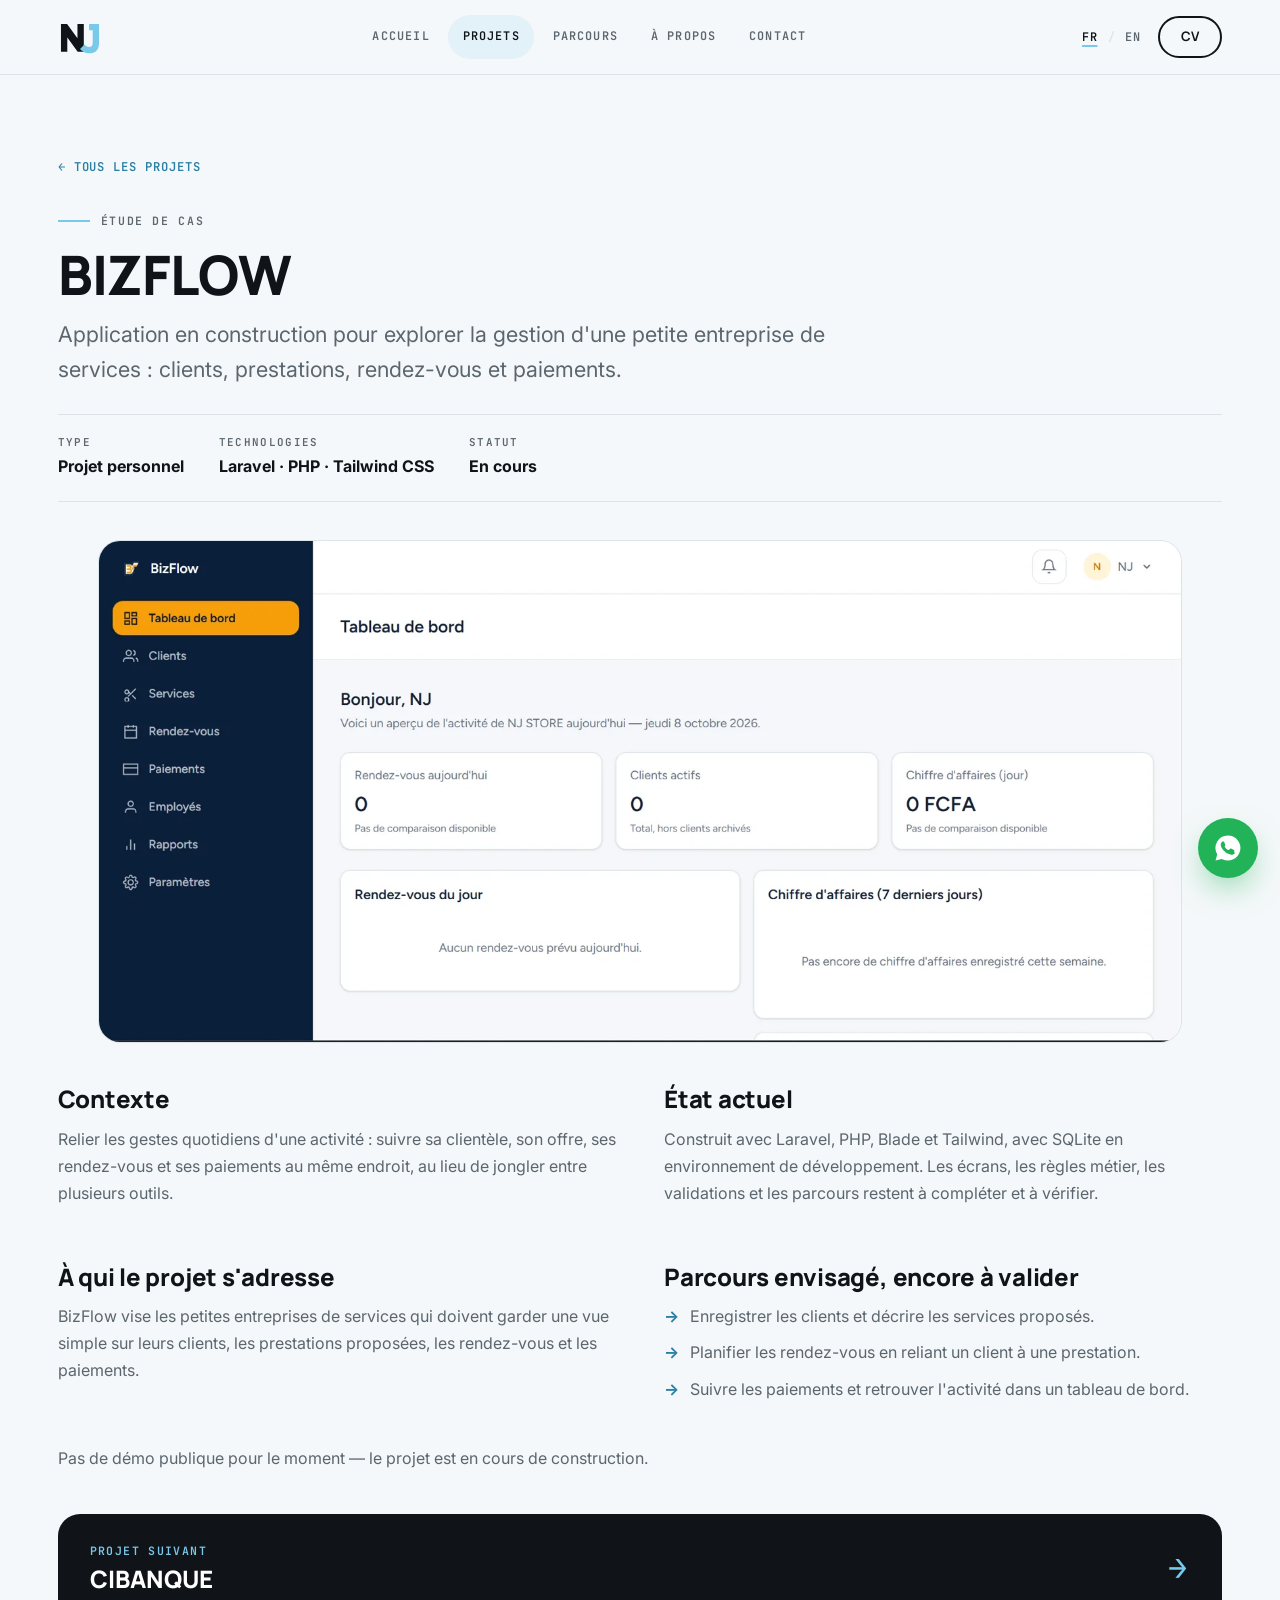
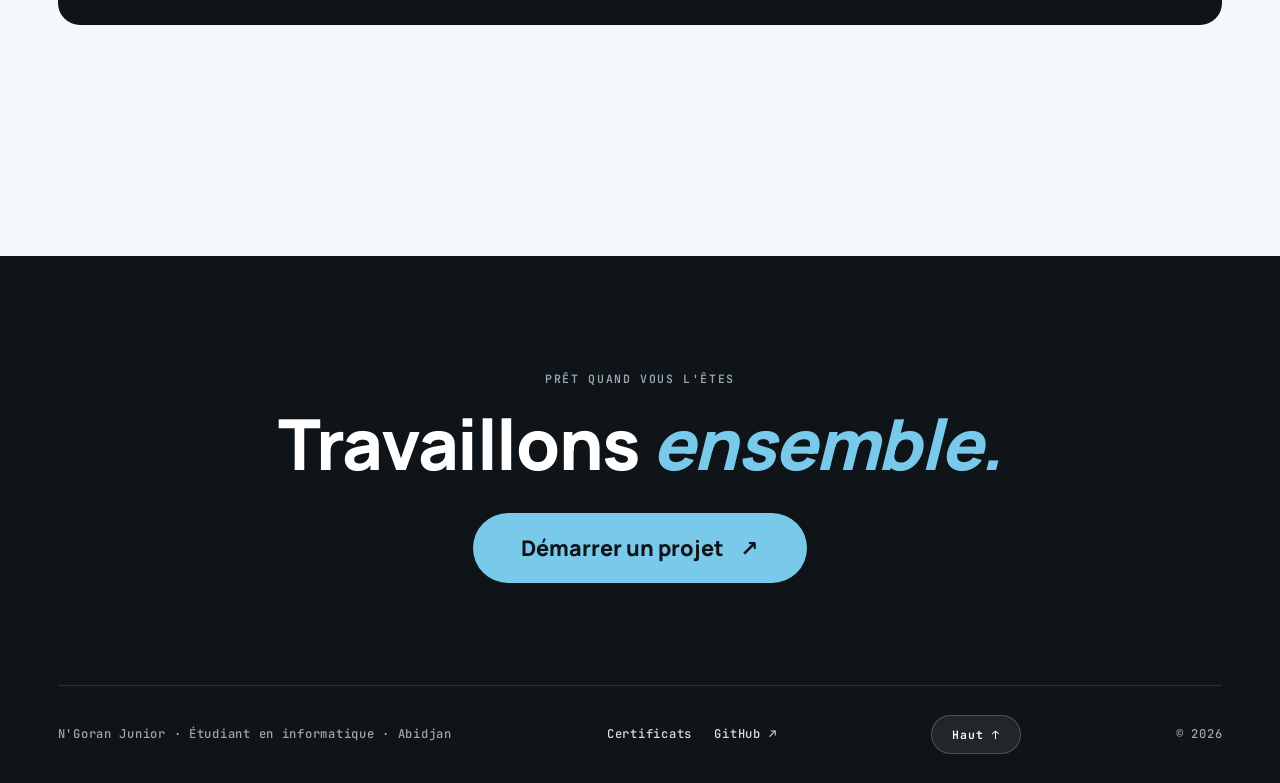
<file: projets/bizflow.html>
<!doctype html>
<html lang="fr">
<head>
<meta charset="utf-8">
<meta name="viewport" content="width=device-width, initial-scale=1, viewport-fit=cover">
<title>BIZFLOW — Étude de cas | Portfolio N'Goran Junior</title>
<meta name="description" content="BIZFLOW : application Laravel en construction pour la gestion d'une petite entreprise de services. Étude de cas du portfolio de N'Goran Junior.">
<meta name="theme-color" content="#F5F8FA">
<link rel="icon" type="image/svg+xml" href="../assets/images/logo-nj.svg">
<link rel="preconnect" href="https://fonts.googleapis.com">
<link rel="preconnect" href="https://fonts.gstatic.com" crossorigin>
<link href="https://fonts.googleapis.com/css2?family=Manrope:wght@500;700;800&family=Inter:wght@400;500;600&family=JetBrains+Mono:wght@400;500;700&display=swap" rel="stylesheet">
<link rel="stylesheet" href="../css/style.css">
</head>
<body>
<a class="skip" href="#main" data-i18n="skip">Aller au contenu</a>

<!-- Rideau d'intro -->
<div class="intro" aria-hidden="true">
  <div class="intro-inner">
    <div class="intro-logo">N'Goran <em>Junior</em></div>
    <div class="intro-sub">Portfolio · 2026</div>
    <div class="intro-bar"><i></i></div>
  </div>
</div>
<div class="veil" aria-hidden="true"></div>
<div class="cursor" aria-hidden="true"><span class="cursor-label">VOIR</span></div>

<header class="site-header">
  <div class="wrap nav">
    <a class="brand" href="../index.html" aria-label="N'Goran Junior, accueil">
      <img src="../assets/images/logo-nj.svg" alt="NJ" width="44" height="44">
    </a>
    <ul class="menu" id="menu">
      <li><a href="../index.html" data-i18n="nav.home">Accueil</a></li>
      <li><a href="../pages/projets.html" data-i18n="nav.projects" aria-current="page">Projets</a></li>
      <li><a href="../pages/parcours.html" data-i18n="nav.journey">Parcours</a></li>
      <li><a href="../pages/a-propos.html" data-i18n="nav.about">À propos</a></li>
      <li><a href="../pages/contact.html" data-i18n="nav.contact">Contact</a></li>
    </ul>
    <div class="nav-tools">
      <div class="lang" role="group" aria-label="Langue">
        <button type="button" data-lang="fr" aria-pressed="true">FR</button><span aria-hidden="true">/</span><button type="button" data-lang="en" aria-pressed="false">EN</button>
      </div>
      <a class="btn btn-line" data-magnet href="../assets/cv/CV_NGoran_Junior.pdf" target="_blank" rel="noopener" style="padding:.8rem 1.3rem" data-i18n="nav.cv">CV</a>
      <button class="burger" type="button" aria-expanded="false" aria-controls="menu" aria-label="Menu"><span class="burger-icon" aria-hidden="true"><span></span><span></span><span></span></span></button>
    </div>
  </div>
</header>

<main id="main">
  <div class="wrap page-hero" style="padding-bottom:0">
    <a class="back-link" href="../pages/projets.html" data-i18n="back.projects">← Tous les projets</a>
    <header class="case-head">
      <p class="kicker" data-i18n="c.kicker">Étude de cas</p>
      <h1>BIZFLOW</h1>
      <p class="lead" data-i18n="bf.lead">Application en construction pour explorer la gestion d'une petite entreprise de services : clients, prestations, rendez-vous et paiements.</p>
      <dl class="case-meta">
        <div><dt data-i18n="c.type.l">Type</dt><dd data-i18n="c.type.v">Projet personnel</dd></div>
        <div><dt data-i18n="c.stack.l">Technologies</dt><dd>Laravel · PHP · Tailwind CSS</dd></div>
        <div><dt data-i18n="c.status.l">Statut</dt><dd data-i18n="status.wip">En cours</dd></div>
      </dl>
    </header>
  </div>

  <section class="block" style="padding-top:0">
    <div class="wrap">
      <figure class="case-cover reveal">
        <img src="../assets/images/bizflow-dashboard.webp" alt="Tableau de bord de BizFlow" data-alt-en="BizFlow dashboard" width="1600" height="740">
      </figure>

      <div class="case-grid">
        <div class="case-block reveal">
          <h2 data-i18n="c.ctx">Contexte</h2>
          <p data-i18n="bf.ctx">Relier les gestes quotidiens d'une activité : suivre sa clientèle, son offre, ses rendez-vous et ses paiements au même endroit, au lieu de jongler entre plusieurs outils.</p>
        </div>
        <div class="case-block reveal" style="--d:.1s">
          <h2 data-i18n="c.state">État actuel</h2>
          <p data-i18n="bf.state">Construit avec Laravel, PHP, Blade et Tailwind, avec SQLite en environnement de développement. Les écrans, les règles métier, les validations et les parcours restent à compléter et à vérifier.</p>
        </div>
      </div>

      <div class="case-grid">
        <div class="case-block reveal">
          <h2 data-i18n="bf.audienceTitle">À qui le projet s'adresse</h2>
          <p data-i18n="bf.audience">BizFlow vise les petites entreprises de services qui doivent garder une vue simple sur leurs clients, les prestations proposées, les rendez-vous et les paiements.</p>
        </div>
        <div class="case-block reveal" style="--d:.1s">
          <h2 data-i18n="bf.flowTitle">Parcours envisagé, encore à valider</h2>
          <ul>
            <li data-i18n="bf.flow1">Enregistrer les clients et décrire les services proposés.</li>
            <li data-i18n="bf.flow2">Planifier les rendez-vous en reliant un client à une prestation.</li>
            <li data-i18n="bf.flow3">Suivre les paiements et retrouver l'activité dans un tableau de bord.</li>
          </ul>
        </div>
      </div>

      <p class="reveal" style="margin-bottom:2.6rem;color:var(--muted)" data-i18n="c.nodemo">Pas de démo publique pour le moment — le projet est en cours de construction.</p>

      <a class="next-case reveal" href="cibanque.html" data-cursor="VOIR">
        <div><span data-i18n="c.next">Projet suivant</span><b>CIBANQUE</b></div>
        <span class="arr" aria-hidden="true">→</span>
      </a>
    </div>
  </section>
</main>

<footer class="site-footer">
  <div class="wrap footer-cta">
    <p class="kicker" data-i18n="ft.kicker">Prêt quand vous l'êtes</p>
    <h2><span data-i18n="ft.t1">Travaillons</span> <em data-i18n="ft.t2">ensemble.</em></h2>
    <a class="btn-giant" data-magnet data-cursor="GO" href="../pages/contact.html"><span data-i18n="ft.cta">Démarrer un projet</span><span aria-hidden="true">↗</span></a>
  </div>
  <div class="wrap footer-in">
    <span>N'Goran Junior · <span data-i18n="foot.role">Étudiant en informatique</span> · Abidjan</span>
    <nav><a href="../pages/certificats.html" data-i18n="foot.certs">Certificats</a><a href="https://github.com/njdev154" target="_blank" rel="noopener">GitHub ↗</a></nav>
    <button class="to-top" type="button" data-i18n="foot.top">Haut ↑</button>
    <span>© <span id="year">2026</span></span>
  </div>
</footer>

<a class="wa-float" href="https://wa.me/2250161506296" target="_blank" rel="noopener" aria-label="WhatsApp">
  <svg viewBox="0 0 24 24" fill="currentColor" aria-hidden="true"><path d="M12 2a10 10 0 0 0-8.6 15.1L2 22l5-1.3A10 10 0 1 0 12 2zm5.4 14.1c-.2.6-1.3 1.2-1.8 1.2-.5.1-1 .2-3.4-.7-2.9-1.2-4.7-4.1-4.9-4.3-.1-.2-1.1-1.5-1.1-2.9s.7-2 1-2.3c.2-.3.5-.3.7-.3h.5c.2 0 .4 0 .6.5s.8 1.9.8 2c.1.1.1.3 0 .5-.3.6-.6.8-.4 1.1.7 1.2 1.6 2 2.8 2.6.3.2.5.1.7-.1l.8-.9c.2-.3.4-.2.7-.1l2 1c.3.1.5.2.6.4 0 .1 0 .5-.1 1z"/></svg>
</a>

<script>
window.PF_TITLE_FR = "BIZFLOW — Étude de cas | Portfolio N'Goran Junior";
window.PF_TITLE_EN = "BIZFLOW — Case study | N'Goran Junior's portfolio";
window.PF_PAGE_EN = {
  "c.kicker": "Case study",
  "c.type.l": "Type", "c.type.v": "Personal project",
  "c.stack.l": "Technologies", "c.status.l": "Status",
  "bf.lead": "An application under construction to explore managing a small service business: clients, services, appointments and payments.",
  "c.ctx": "Context",
  "bf.ctx": "Connecting the daily actions of a business: tracking clients, services, appointments and payments in one place, instead of juggling several tools.",
  "c.state": "Current state",
  "bf.state": "Built with Laravel, PHP, Blade and Tailwind, with SQLite in development. Screens, business rules, validations and journeys remain to be completed and verified.",
  "bf.audienceTitle": "Who the project is for",
  "bf.audience": "BizFlow is aimed at small service businesses that need a simple view of their clients, services, appointments and payments.",
  "bf.flowTitle": "Planned journey, still to be validated",
  "bf.flow1": "Register clients and describe the services offered.",
  "bf.flow2": "Schedule appointments by linking a client to a service.",
  "bf.flow3": "Track payments and review activity in a dashboard.",
  "c.nodemo": "No public demo yet — the project is under construction.",
  "c.next": "Next project",
  "ft.kicker": "Ready when you are",
  "ft.t1": "Let's work", "ft.t2": "together.",
  "ft.cta": "Start a project"
};
</script>
<script src="../js/main.js" defer></script>
</body>
</html>
</file>
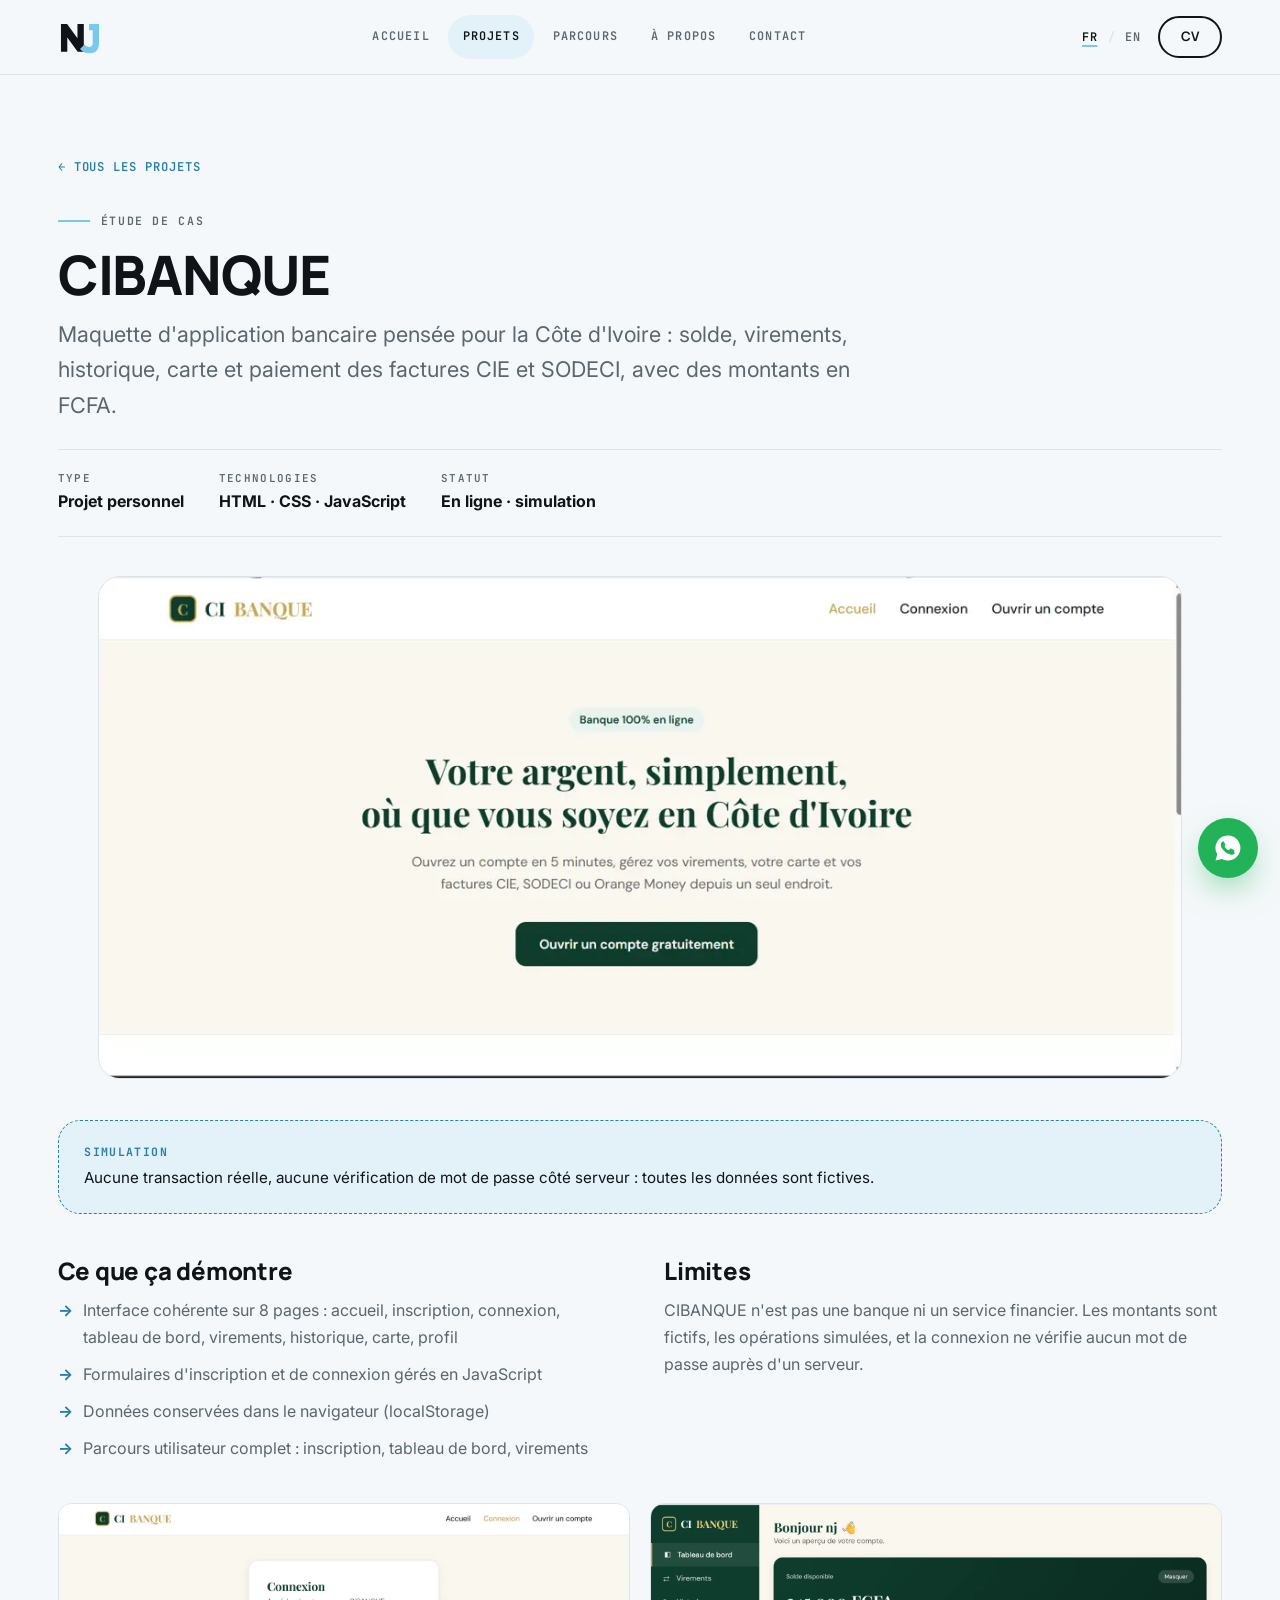
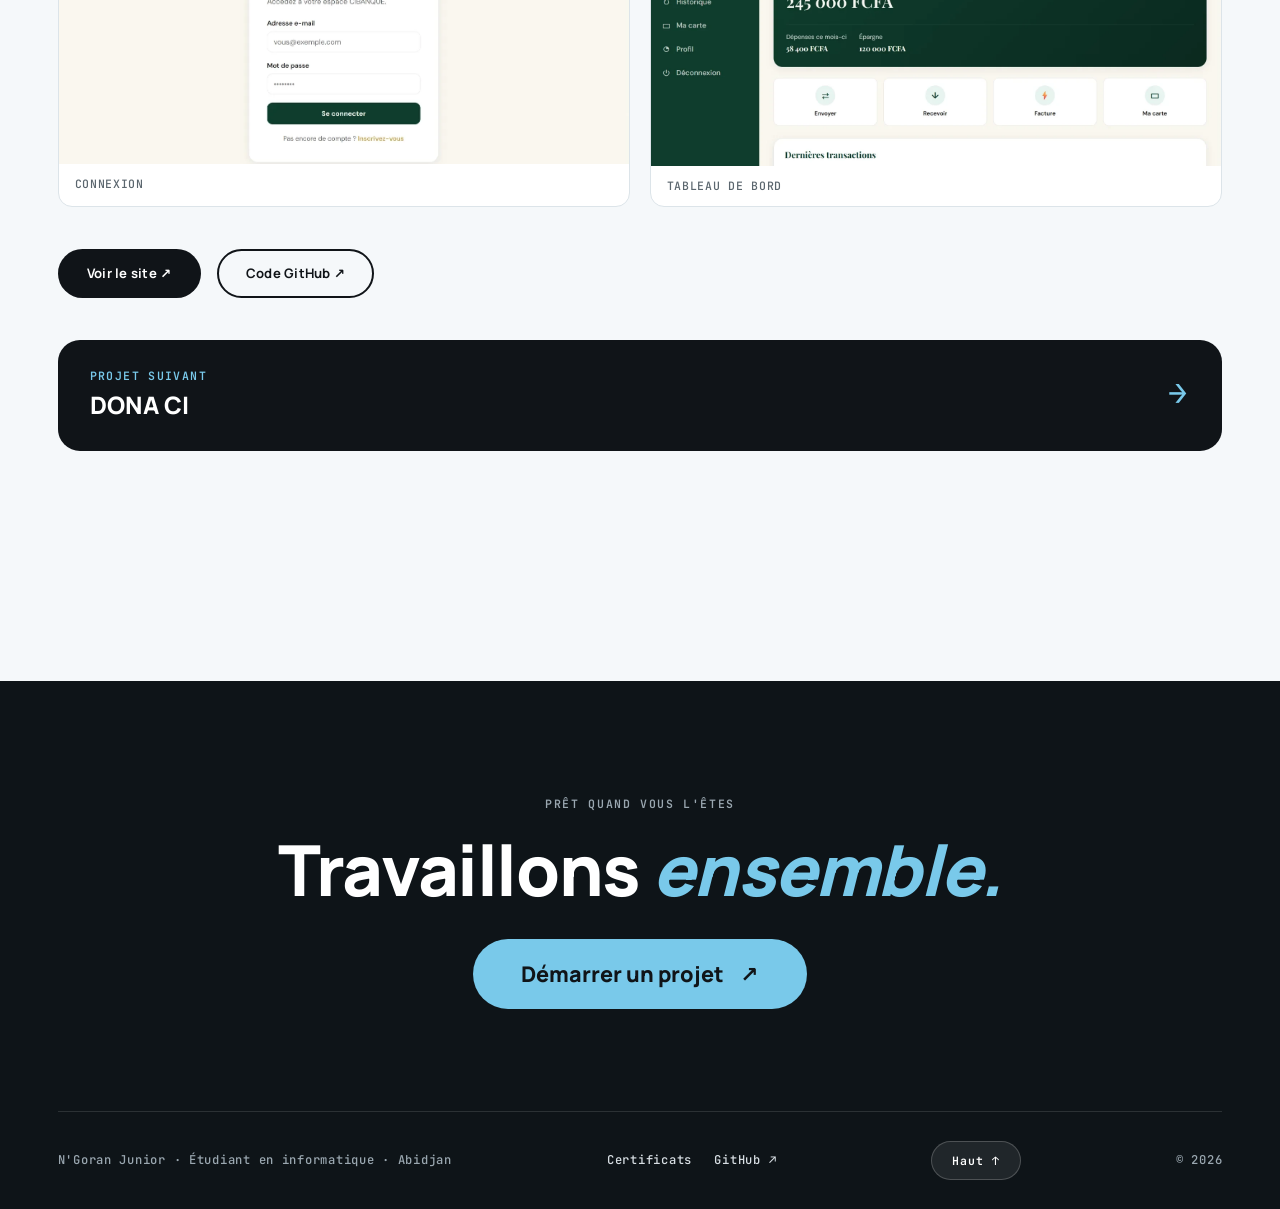
<file: projets/cibanque.html>
<!doctype html>
<html lang="fr">
<head>
<meta charset="utf-8">
<meta name="viewport" content="width=device-width, initial-scale=1, viewport-fit=cover">
<title>CIBANQUE — Étude de cas | Portfolio N'Goran Junior</title>
<meta name="description" content="CIBANQUE : maquette d'application bancaire pour la Côte d'Ivoire (simulation, données fictives). Étude de cas du portfolio de N'Goran Junior.">
<meta name="theme-color" content="#F5F8FA">
<link rel="icon" type="image/svg+xml" href="../assets/images/logo-nj.svg">
<link rel="preconnect" href="https://fonts.googleapis.com">
<link rel="preconnect" href="https://fonts.gstatic.com" crossorigin>
<link href="https://fonts.googleapis.com/css2?family=Manrope:wght@500;700;800&family=Inter:wght@400;500;600&family=JetBrains+Mono:wght@400;500;700&display=swap" rel="stylesheet">
<link rel="stylesheet" href="../css/style.css">
</head>
<body>
<a class="skip" href="#main" data-i18n="skip">Aller au contenu</a>

<!-- Rideau d'intro -->
<div class="intro" aria-hidden="true">
  <div class="intro-inner">
    <div class="intro-logo">N'Goran <em>Junior</em></div>
    <div class="intro-sub">Portfolio · 2026</div>
    <div class="intro-bar"><i></i></div>
  </div>
</div>
<div class="veil" aria-hidden="true"></div>
<div class="cursor" aria-hidden="true"><span class="cursor-label">VOIR</span></div>

<header class="site-header">
  <div class="wrap nav">
    <a class="brand" href="../index.html" aria-label="N'Goran Junior, accueil">
      <img src="../assets/images/logo-nj.svg" alt="NJ" width="44" height="44">
    </a>
    <ul class="menu" id="menu">
      <li><a href="../index.html" data-i18n="nav.home">Accueil</a></li>
      <li><a href="../pages/projets.html" data-i18n="nav.projects" aria-current="page">Projets</a></li>
      <li><a href="../pages/parcours.html" data-i18n="nav.journey">Parcours</a></li>
      <li><a href="../pages/a-propos.html" data-i18n="nav.about">À propos</a></li>
      <li><a href="../pages/contact.html" data-i18n="nav.contact">Contact</a></li>
    </ul>
    <div class="nav-tools">
      <div class="lang" role="group" aria-label="Langue">
        <button type="button" data-lang="fr" aria-pressed="true">FR</button><span aria-hidden="true">/</span><button type="button" data-lang="en" aria-pressed="false">EN</button>
      </div>
      <a class="btn btn-line" data-magnet href="../assets/cv/CV_NGoran_Junior.pdf" target="_blank" rel="noopener" style="padding:.8rem 1.3rem" data-i18n="nav.cv">CV</a>
      <button class="burger" type="button" aria-expanded="false" aria-controls="menu" aria-label="Menu"><span class="burger-icon" aria-hidden="true"><span></span><span></span><span></span></span></button>
    </div>
  </div>
</header>

<main id="main">
  <div class="wrap page-hero" style="padding-bottom:0">
    <a class="back-link" href="../pages/projets.html" data-i18n="back.projects">← Tous les projets</a>
    <header class="case-head">
      <p class="kicker" data-i18n="c.kicker">Étude de cas</p>
      <h1>CIBANQUE</h1>
      <p class="lead" data-i18n="cb.lead">Maquette d'application bancaire pensée pour la Côte d'Ivoire : solde, virements, historique, carte et paiement des factures CIE et SODECI, avec des montants en FCFA.</p>
      <dl class="case-meta">
        <div><dt data-i18n="c.type.l">Type</dt><dd data-i18n="c.type.v">Projet personnel</dd></div>
        <div><dt data-i18n="c.stack.l">Technologies</dt><dd>HTML · CSS · JavaScript</dd></div>
        <div><dt data-i18n="c.status.l">Statut</dt><dd data-i18n="cb.status">En ligne · simulation</dd></div>
      </dl>
    </header>
  </div>

  <section class="block" style="padding-top:0">
    <div class="wrap">
      <figure class="case-cover reveal">
        <img src="../assets/images/cibanque-accueil.webp" alt="Page d'accueil de CIBANQUE" data-alt-en="Home page of CIBANQUE" width="1180" height="546">
      </figure>

      <div class="disclaimer reveal">
        <strong data-i18n="cb.disc.t">Simulation</strong>
        <span data-i18n="cb.disc.v">Aucune transaction réelle, aucune vérification de mot de passe côté serveur : toutes les données sont fictives.</span>
      </div>

      <div class="case-grid">
        <div class="case-block reveal">
          <h2 data-i18n="c.demo">Ce que ça démontre</h2>
          <ul>
            <li data-i18n="cb.d0">Interface cohérente sur 8 pages : accueil, inscription, connexion, tableau de bord, virements, historique, carte, profil</li>
            <li data-i18n="cb.d1">Formulaires d'inscription et de connexion gérés en JavaScript</li>
            <li data-i18n="cb.d2">Données conservées dans le navigateur (localStorage)</li>
            <li data-i18n="cb.d3">Parcours utilisateur complet : inscription, tableau de bord, virements</li>
          </ul>
        </div>
        <div class="case-block reveal" style="--d:.1s">
          <h2 data-i18n="c.lim">Limites</h2>
          <p data-i18n="cb.lim">CIBANQUE n'est pas une banque ni un service financier. Les montants sont fictifs, les opérations simulées, et la connexion ne vérifie aucun mot de passe auprès d'un serveur.</p>
        </div>
      </div>

      <div class="shots">
        <figure class="reveal"><img src="../assets/images/cibanque-login.webp" alt="Écran de connexion — CIBANQUE" data-alt-en="Sign-in screen — CIBANQUE" width="1383" height="628" loading="lazy"><figcaption data-i18n="cb.s0">Connexion</figcaption></figure>
        <figure class="reveal" style="--d:.1s"><img src="../assets/images/cibanque-dashboard.webp" alt="Tableau de bord — CIBANQUE" data-alt-en="Dashboard — CIBANQUE" width="1586" height="726" loading="lazy"><figcaption data-i18n="cb.s1">Tableau de bord</figcaption></figure>
      </div>

      <div class="cta-row reveal" style="margin-bottom:2.6rem">
        <a class="btn btn-solid" data-magnet href="https://njdev154.github.io/cibanque/" target="_blank" rel="noopener" data-cursor="OUVRIR ↗"><span data-i18n="c.visit">Voir le site ↗</span></a>
        <a class="btn btn-line" data-magnet href="https://github.com/njdev154/cibanque" target="_blank" rel="noopener" data-cursor="OUVRIR ↗"><span data-i18n="c.repo">Code GitHub ↗</span></a>
      </div>

      <a class="next-case reveal" href="dona-ci.html" data-cursor="VOIR">
        <div><span data-i18n="c.next">Projet suivant</span><b>DONA CI</b></div>
        <span class="arr" aria-hidden="true">→</span>
      </a>
    </div>
  </section>
</main>

<footer class="site-footer">
  <div class="wrap footer-cta">
    <p class="kicker" data-i18n="ft.kicker">Prêt quand vous l'êtes</p>
    <h2><span data-i18n="ft.t1">Travaillons</span> <em data-i18n="ft.t2">ensemble.</em></h2>
    <a class="btn-giant" data-magnet data-cursor="GO" href="../pages/contact.html"><span data-i18n="ft.cta">Démarrer un projet</span><span aria-hidden="true">↗</span></a>
  </div>
  <div class="wrap footer-in">
    <span>N'Goran Junior · <span data-i18n="foot.role">Étudiant en informatique</span> · Abidjan</span>
    <nav><a href="../pages/certificats.html" data-i18n="foot.certs">Certificats</a><a href="https://github.com/njdev154" target="_blank" rel="noopener">GitHub ↗</a></nav>
    <button class="to-top" type="button" data-i18n="foot.top">Haut ↑</button>
    <span>© <span id="year">2026</span></span>
  </div>
</footer>

<a class="wa-float" href="https://wa.me/2250161506296" target="_blank" rel="noopener" aria-label="WhatsApp">
  <svg viewBox="0 0 24 24" fill="currentColor" aria-hidden="true"><path d="M12 2a10 10 0 0 0-8.6 15.1L2 22l5-1.3A10 10 0 1 0 12 2zm5.4 14.1c-.2.6-1.3 1.2-1.8 1.2-.5.1-1 .2-3.4-.7-2.9-1.2-4.7-4.1-4.9-4.3-.1-.2-1.1-1.5-1.1-2.9s.7-2 1-2.3c.2-.3.5-.3.7-.3h.5c.2 0 .4 0 .6.5s.8 1.9.8 2c.1.1.1.3 0 .5-.3.6-.6.8-.4 1.1.7 1.2 1.6 2 2.8 2.6.3.2.5.1.7-.1l.8-.9c.2-.3.4-.2.7-.1l2 1c.3.1.5.2.6.4 0 .1 0 .5-.1 1z"/></svg>
</a>

<script>
window.PF_TITLE_FR = "CIBANQUE — Étude de cas | Portfolio N'Goran Junior";
window.PF_TITLE_EN = "CIBANQUE — Case study | N'Goran Junior's portfolio";
window.PF_PAGE_EN = {
  "c.kicker": "Case study",
  "c.type.l": "Type", "c.type.v": "Personal project",
  "c.stack.l": "Technologies", "c.status.l": "Status",
  "cb.lead": "Online banking mockup designed for Côte d'Ivoire: balance, transfers, history, card and CIE / SODECI bill payments, with amounts in FCFA.",
  "cb.status": "Live · simulation",
  "cb.disc.t": "Simulation",
  "cb.disc.v": "No real transactions, no server-side password check: all data is fictional.",
  "c.demo": "What it demonstrates",
  "cb.d0": "Consistent interface across 8 pages: home, sign-up, sign-in, dashboard, transfers, history, card, profile",
  "cb.d1": "Sign-up and sign-in forms handled in JavaScript",
  "cb.d2": "Data kept in the browser (localStorage)",
  "cb.d3": "Complete user journey: sign-up, dashboard, transfers",
  "c.lim": "Limits",
  "cb.lim": "CIBANQUE is not a bank or a financial service. Amounts are fictional, operations simulated, and sign-in checks no password against a server.",
  "cb.s0": "Sign in", "cb.s1": "Dashboard",
  "c.visit": "View live site ↗", "c.repo": "GitHub code ↗",
  "c.next": "Next project",
  "ft.kicker": "Ready when you are",
  "ft.t1": "Let's work", "ft.t2": "together.",
  "ft.cta": "Start a project"
};
</script>
<script src="../js/main.js" defer></script>
</body>
</html>
</file>
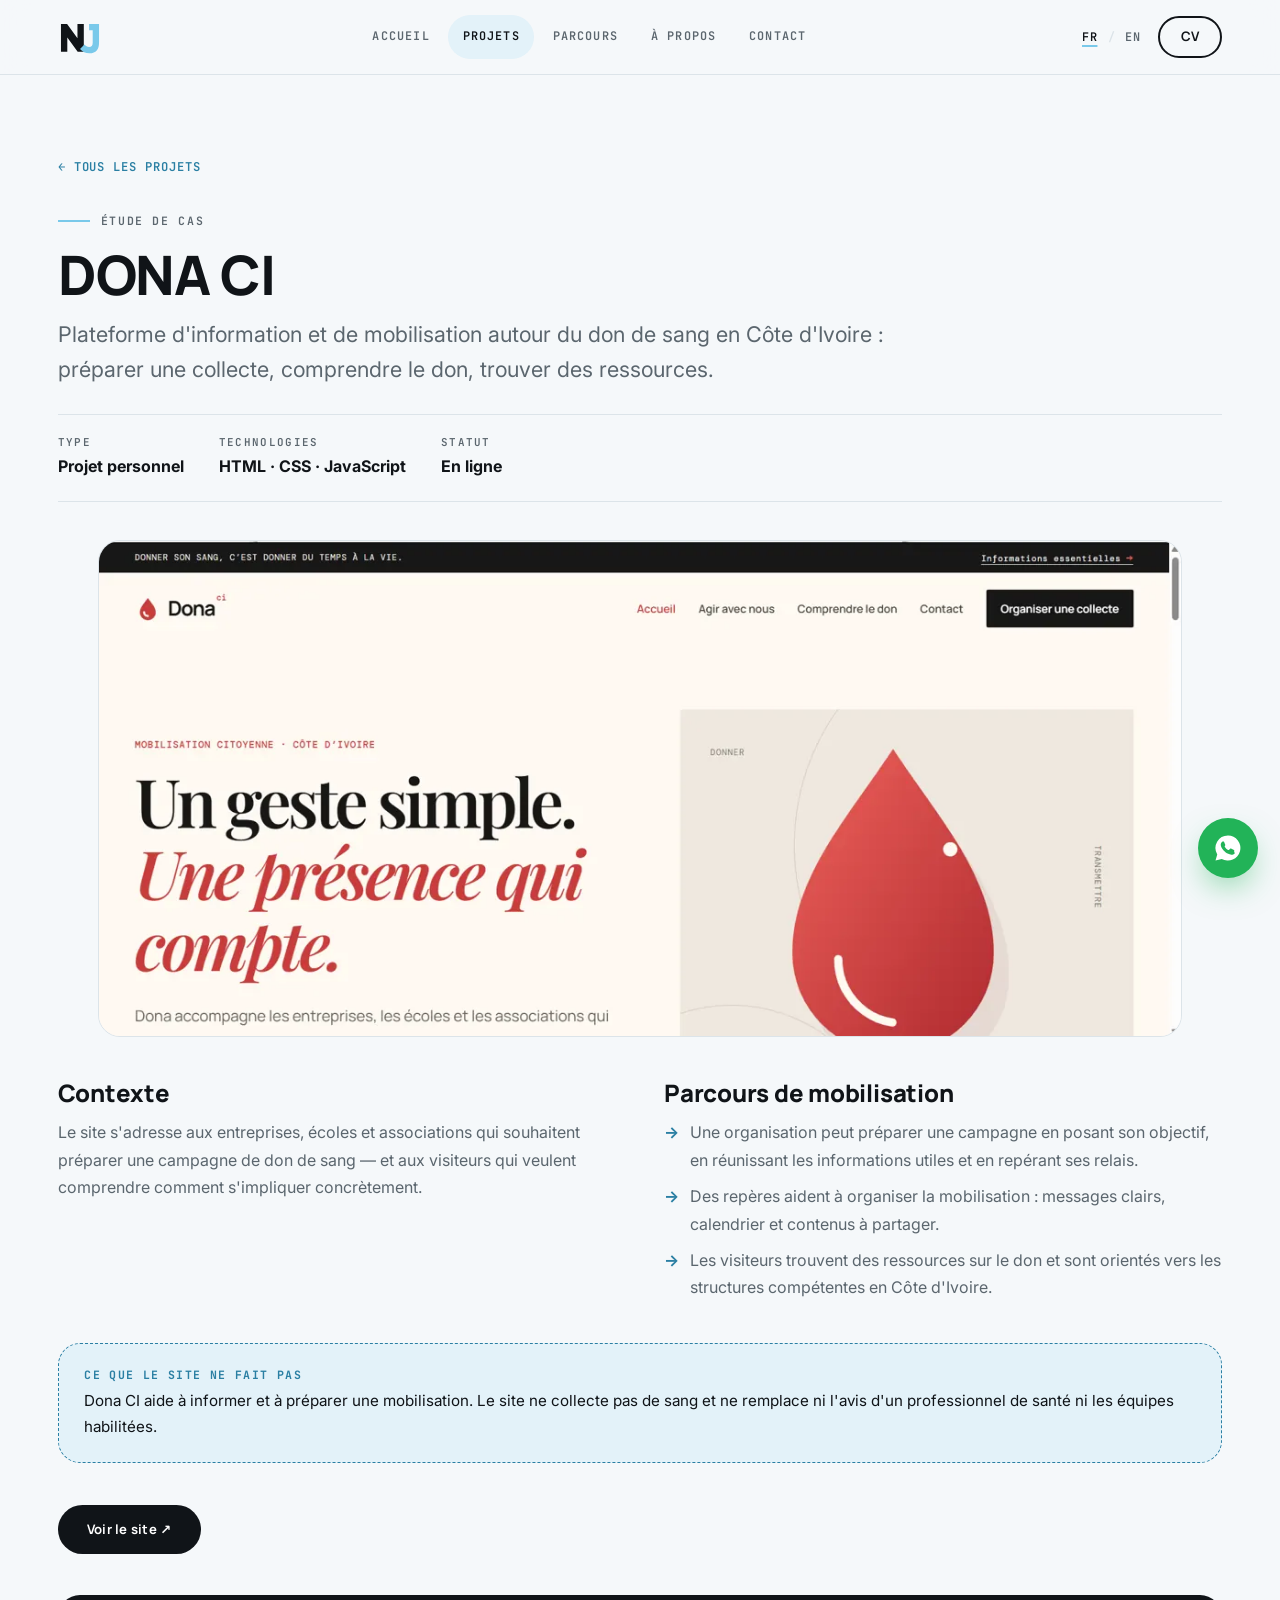
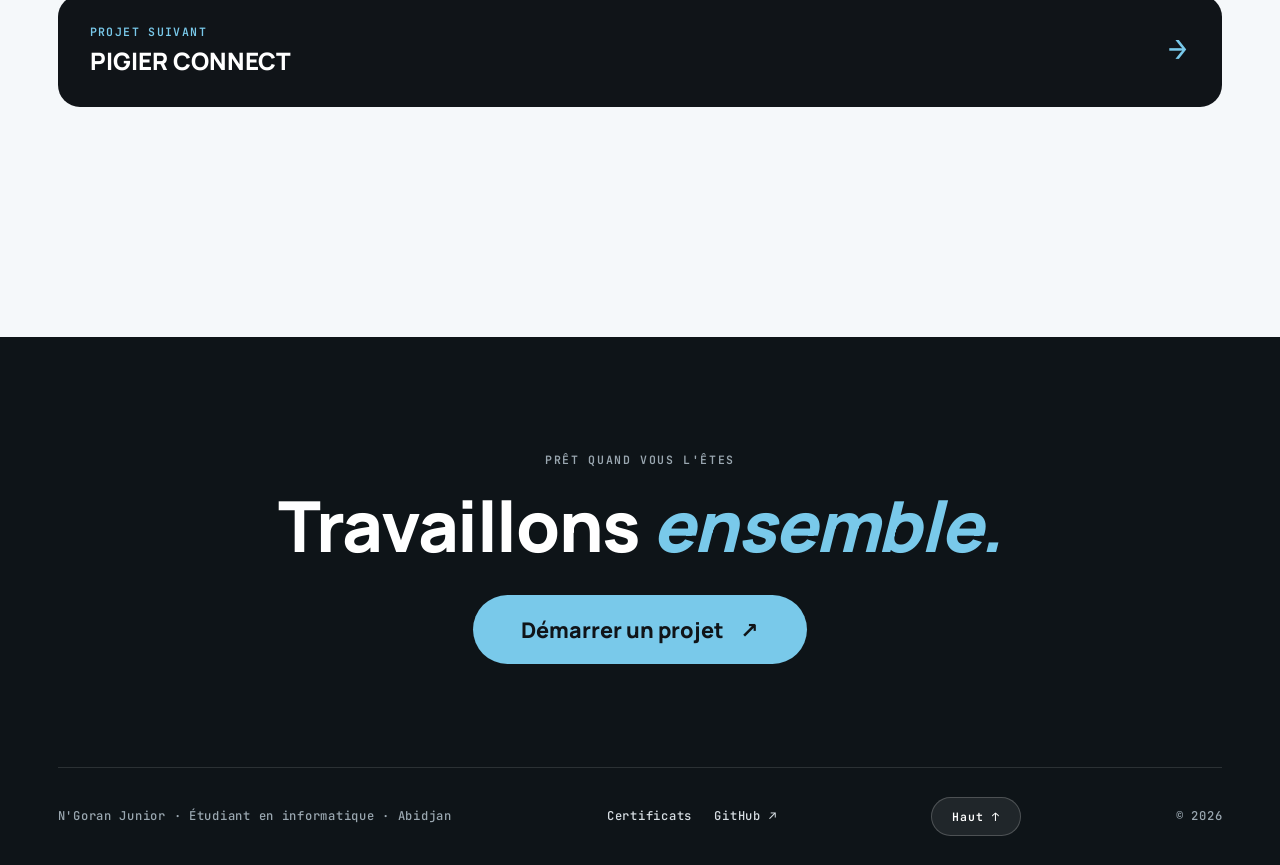
<file: projets/dona-ci.html>
<!doctype html>
<html lang="fr">
<head>
<meta charset="utf-8">
<meta name="viewport" content="width=device-width, initial-scale=1, viewport-fit=cover">
<title>DONA CI — Étude de cas | Portfolio N'Goran Junior</title>
<meta name="description" content="DONA CI : site d'information et de mobilisation pour le don de sang en Côte d'Ivoire. Étude de cas du portfolio de N'Goran Junior.">
<meta name="theme-color" content="#F5F8FA">
<link rel="icon" type="image/svg+xml" href="../assets/images/logo-nj.svg">
<link rel="preconnect" href="https://fonts.googleapis.com">
<link rel="preconnect" href="https://fonts.gstatic.com" crossorigin>
<link href="https://fonts.googleapis.com/css2?family=Manrope:wght@500;700;800&family=Inter:wght@400;500;600&family=JetBrains+Mono:wght@400;500;700&display=swap" rel="stylesheet">
<link rel="stylesheet" href="../css/style.css">
</head>
<body>
<a class="skip" href="#main" data-i18n="skip">Aller au contenu</a>

<!-- Rideau d'intro -->
<div class="intro" aria-hidden="true">
  <div class="intro-inner">
    <div class="intro-logo">N'Goran <em>Junior</em></div>
    <div class="intro-sub">Portfolio · 2026</div>
    <div class="intro-bar"><i></i></div>
  </div>
</div>
<div class="veil" aria-hidden="true"></div>
<div class="cursor" aria-hidden="true"><span class="cursor-label">VOIR</span></div>

<header class="site-header">
  <div class="wrap nav">
    <a class="brand" href="../index.html" aria-label="N'Goran Junior, accueil">
      <img src="../assets/images/logo-nj.svg" alt="NJ" width="44" height="44">
    </a>
    <ul class="menu" id="menu">
      <li><a href="../index.html" data-i18n="nav.home">Accueil</a></li>
      <li><a href="../pages/projets.html" data-i18n="nav.projects" aria-current="page">Projets</a></li>
      <li><a href="../pages/parcours.html" data-i18n="nav.journey">Parcours</a></li>
      <li><a href="../pages/a-propos.html" data-i18n="nav.about">À propos</a></li>
      <li><a href="../pages/contact.html" data-i18n="nav.contact">Contact</a></li>
    </ul>
    <div class="nav-tools">
      <div class="lang" role="group" aria-label="Langue">
        <button type="button" data-lang="fr" aria-pressed="true">FR</button><span aria-hidden="true">/</span><button type="button" data-lang="en" aria-pressed="false">EN</button>
      </div>
      <a class="btn btn-line" data-magnet href="../assets/cv/CV_NGoran_Junior.pdf" target="_blank" rel="noopener" style="padding:.8rem 1.3rem" data-i18n="nav.cv">CV</a>
      <button class="burger" type="button" aria-expanded="false" aria-controls="menu" aria-label="Menu"><span class="burger-icon" aria-hidden="true"><span></span><span></span><span></span></span></button>
    </div>
  </div>
</header>

<main id="main">
  <div class="wrap page-hero" style="padding-bottom:0">
    <a class="back-link" href="../pages/projets.html" data-i18n="back.projects">← Tous les projets</a>
    <header class="case-head">
      <p class="kicker" data-i18n="c.kicker">Étude de cas</p>
      <h1>DONA CI</h1>
      <p class="lead" data-i18n="dn.lead">Plateforme d'information et de mobilisation autour du don de sang en Côte d'Ivoire : préparer une collecte, comprendre le don, trouver des ressources.</p>
      <dl class="case-meta">
        <div><dt data-i18n="c.type.l">Type</dt><dd data-i18n="c.type.v">Projet personnel</dd></div>
        <div><dt data-i18n="c.stack.l">Technologies</dt><dd>HTML · CSS · JavaScript</dd></div>
        <div><dt data-i18n="c.status.l">Statut</dt><dd data-i18n="status.live">En ligne</dd></div>
      </dl>
    </header>
  </div>

  <section class="block" style="padding-top:0">
    <div class="wrap">
      <figure class="case-cover reveal">
        <img src="../assets/images/dona-accueil.webp" alt="Page d'accueil de Dona CI" data-alt-en="Home page of Dona CI" width="1180" height="539">
      </figure>

      <div class="case-grid">
        <div class="case-block reveal">
          <h2 data-i18n="c.ctx">Contexte</h2>
          <p data-i18n="dn.ctx">Le site s'adresse aux entreprises, écoles et associations qui souhaitent préparer une campagne de don de sang — et aux visiteurs qui veulent comprendre comment s'impliquer concrètement.</p>
        </div>
        <div class="case-block reveal" style="--d:.1s">
          <h2 data-i18n="dn.pathTitle">Parcours de mobilisation</h2>
          <ul>
            <li data-i18n="dn.d0">Une organisation peut préparer une campagne en posant son objectif, en réunissant les informations utiles et en repérant ses relais.</li>
            <li data-i18n="dn.d1">Des repères aident à organiser la mobilisation : messages clairs, calendrier et contenus à partager.</li>
            <li data-i18n="dn.d2">Les visiteurs trouvent des ressources sur le don et sont orientés vers les structures compétentes en Côte d'Ivoire.</li>
          </ul>
        </div>
      </div>

      <aside class="disclaimer reveal">
        <strong data-i18n="dn.scopeTitle">Ce que le site ne fait pas</strong>
        <span data-i18n="dn.scopeText">Dona CI aide à informer et à préparer une mobilisation. Le site ne collecte pas de sang et ne remplace ni l'avis d'un professionnel de santé ni les équipes habilitées.</span>
      </aside>

      <div class="cta-row reveal" style="margin-bottom:2.6rem">
        <a class="btn btn-solid" data-magnet href="https://njdev154.github.io/dona-ci/" target="_blank" rel="noopener" data-cursor="OUVRIR ↗"><span data-i18n="c.visit">Voir le site ↗</span></a>
      </div>

      <a class="next-case reveal" href="pigier-connect.html" data-cursor="VOIR">
        <div><span data-i18n="c.next">Projet suivant</span><b>PIGIER CONNECT</b></div>
        <span class="arr" aria-hidden="true">→</span>
      </a>
    </div>
  </section>
</main>

<footer class="site-footer">
  <div class="wrap footer-cta">
    <p class="kicker" data-i18n="ft.kicker">Prêt quand vous l'êtes</p>
    <h2><span data-i18n="ft.t1">Travaillons</span> <em data-i18n="ft.t2">ensemble.</em></h2>
    <a class="btn-giant" data-magnet data-cursor="GO" href="../pages/contact.html"><span data-i18n="ft.cta">Démarrer un projet</span><span aria-hidden="true">↗</span></a>
  </div>
  <div class="wrap footer-in">
    <span>N'Goran Junior · <span data-i18n="foot.role">Étudiant en informatique</span> · Abidjan</span>
    <nav><a href="../pages/certificats.html" data-i18n="foot.certs">Certificats</a><a href="https://github.com/njdev154" target="_blank" rel="noopener">GitHub ↗</a></nav>
    <button class="to-top" type="button" data-i18n="foot.top">Haut ↑</button>
    <span>© <span id="year">2026</span></span>
  </div>
</footer>

<a class="wa-float" href="https://wa.me/2250161506296" target="_blank" rel="noopener" aria-label="WhatsApp">
  <svg viewBox="0 0 24 24" fill="currentColor" aria-hidden="true"><path d="M12 2a10 10 0 0 0-8.6 15.1L2 22l5-1.3A10 10 0 1 0 12 2zm5.4 14.1c-.2.6-1.3 1.2-1.8 1.2-.5.1-1 .2-3.4-.7-2.9-1.2-4.7-4.1-4.9-4.3-.1-.2-1.1-1.5-1.1-2.9s.7-2 1-2.3c.2-.3.5-.3.7-.3h.5c.2 0 .4 0 .6.5s.8 1.9.8 2c.1.1.1.3 0 .5-.3.6-.6.8-.4 1.1.7 1.2 1.6 2 2.8 2.6.3.2.5.1.7-.1l.8-.9c.2-.3.4-.2.7-.1l2 1c.3.1.5.2.6.4 0 .1 0 .5-.1 1z"/></svg>
</a>

<script>
window.PF_TITLE_FR = "DONA CI — Étude de cas | Portfolio N'Goran Junior";
window.PF_TITLE_EN = "DONA CI — Case study | N'Goran Junior's portfolio";
window.PF_PAGE_EN = {
  "c.kicker": "Case study",
  "c.type.l": "Type", "c.type.v": "Personal project",
  "c.stack.l": "Technologies", "c.status.l": "Status",
  "dn.lead": "Information and mobilisation platform for blood donation in Côte d'Ivoire: preparing a drive, understanding donation, finding resources.",
  "c.ctx": "Context",
  "dn.ctx": "The site addresses companies, schools and associations preparing a blood donation drive — and visitors who want to understand how to get involved.",
  "c.demo": "What it demonstrates",
  "dn.pathTitle": "A blood-donation campaign journey",
  "dn.d0": "An organisation can prepare a campaign by defining its goal, gathering useful information and identifying its community relays.",
  "dn.d1": "Clear messages, a calendar and shareable content help organise the mobilisation.",
  "dn.d2": "Visitors can find donation resources and directions to competent organisations in Côte d'Ivoire.",
  "dn.scopeTitle": "What the site does not do",
  "dn.scopeText": "Dona CI helps inform people and prepare a campaign. It does not collect blood or replace medical professionals or authorised teams.",
  "c.visit": "View live site ↗",
  "c.next": "Next project",
  "ft.kicker": "Ready when you are",
  "ft.t1": "Let's work", "ft.t2": "together.",
  "ft.cta": "Start a project"
};
</script>
<script src="../js/main.js" defer></script>
</body>
</html>
</file>
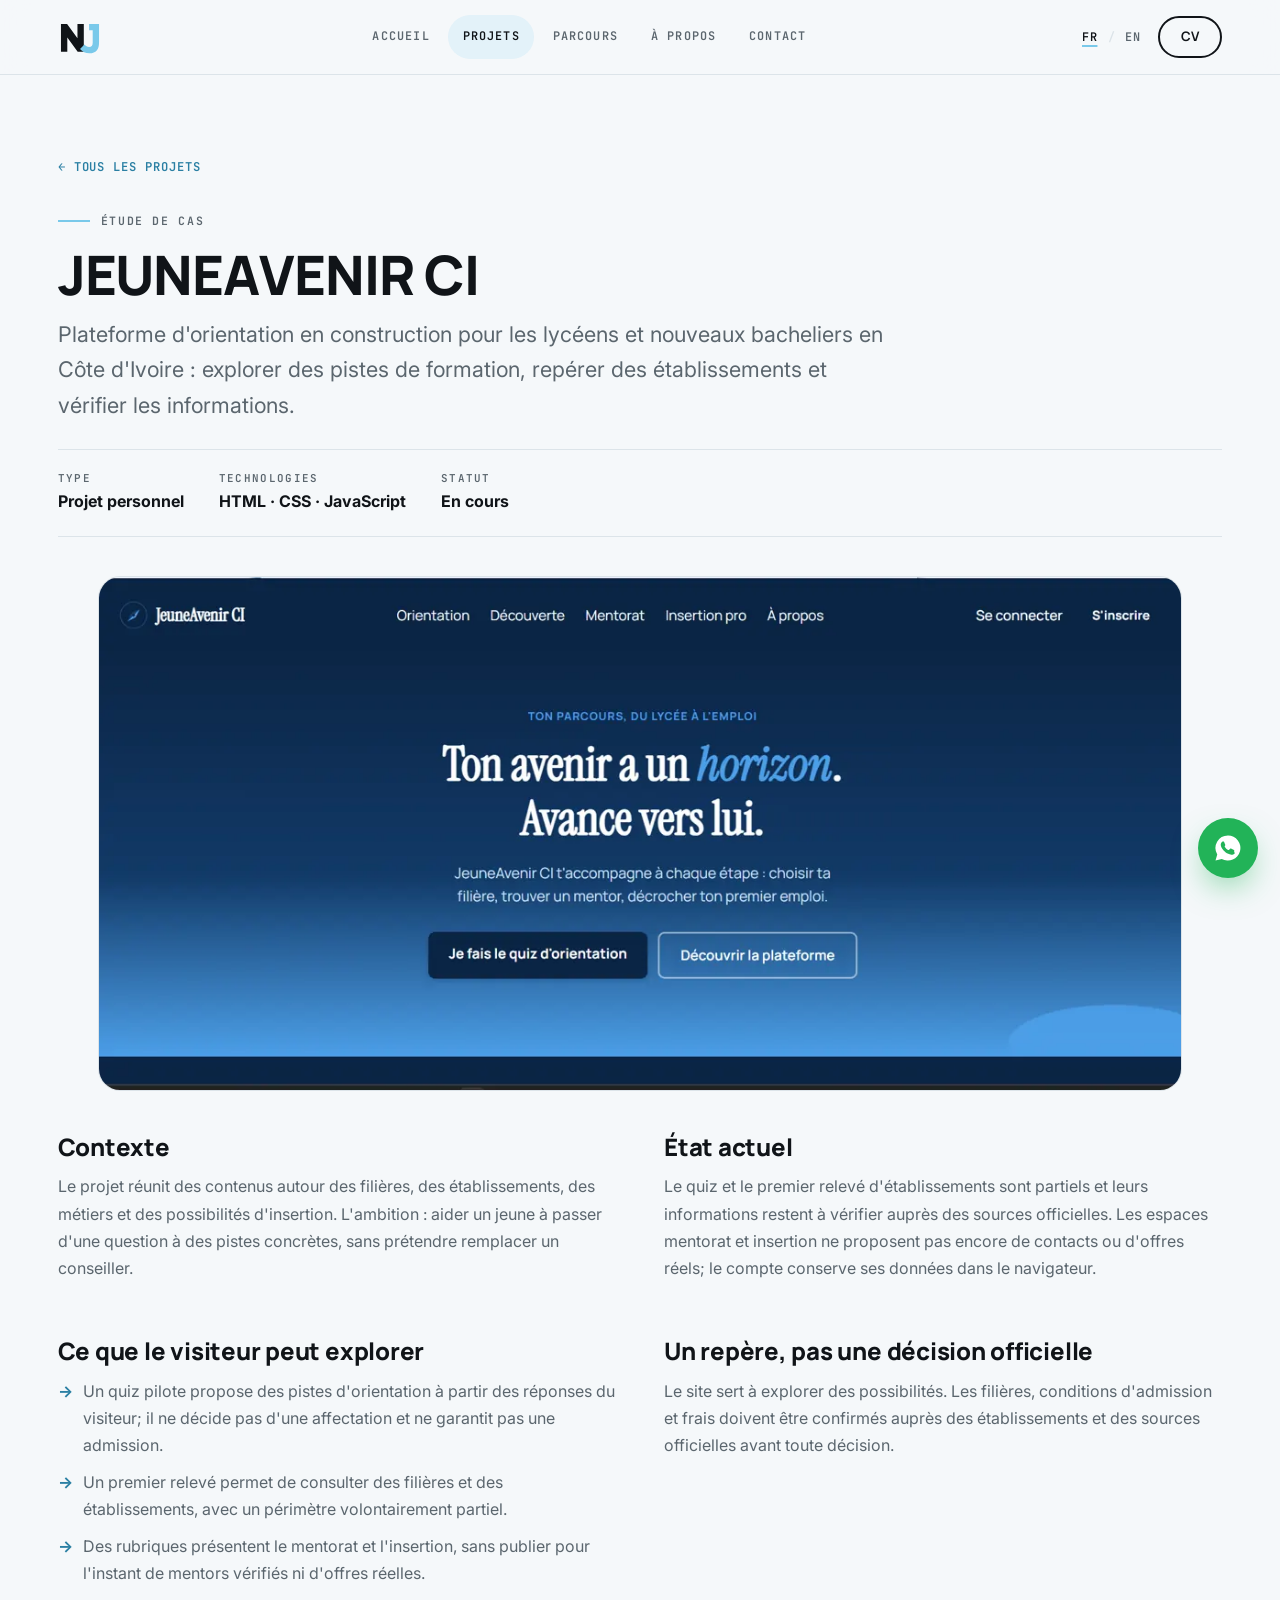
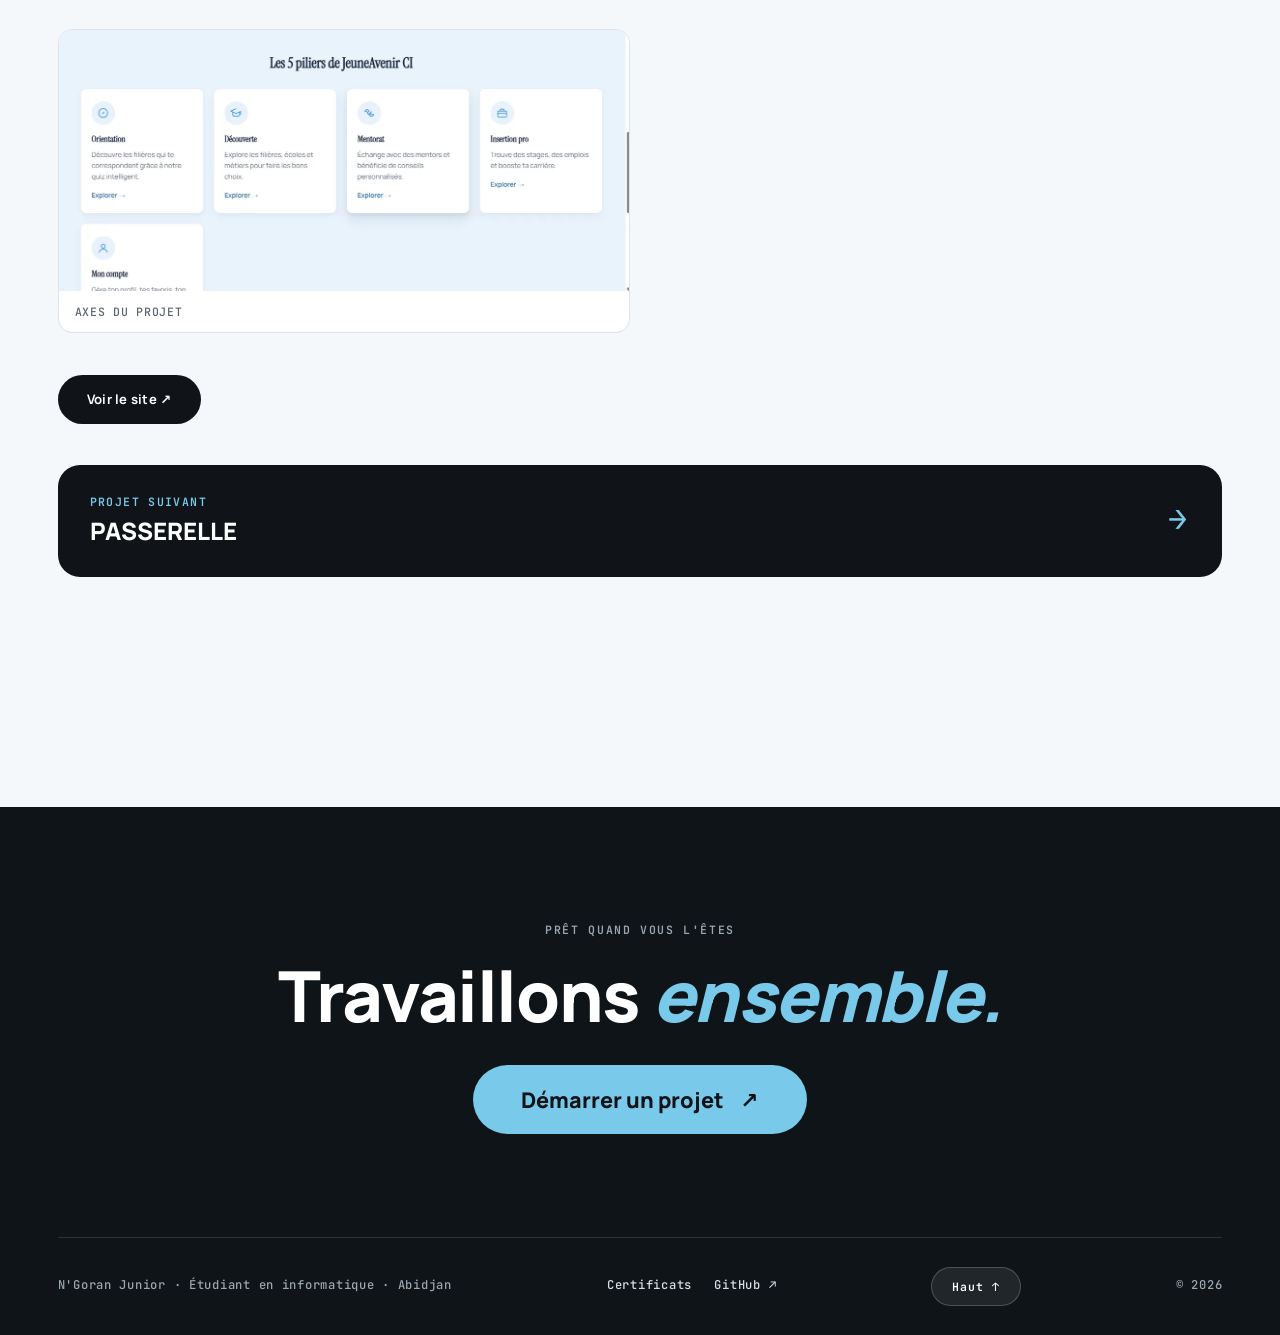
<file: projets/jeuneavenir-ci.html>
<!doctype html>
<html lang="fr">
<head>
<meta charset="utf-8">
<meta name="viewport" content="width=device-width, initial-scale=1, viewport-fit=cover">
<title>JEUNEAVENIR CI — Étude de cas | Portfolio N'Goran Junior</title>
<meta name="description" content="JEUNEAVENIR CI : plateforme en construction pour l'orientation et l'insertion des jeunes en Côte d'Ivoire. Étude de cas du portfolio de N'Goran Junior.">
<meta name="theme-color" content="#F5F8FA">
<link rel="icon" type="image/svg+xml" href="../assets/images/logo-nj.svg">
<link rel="preconnect" href="https://fonts.googleapis.com">
<link rel="preconnect" href="https://fonts.gstatic.com" crossorigin>
<link href="https://fonts.googleapis.com/css2?family=Manrope:wght@500;700;800&family=Inter:wght@400;500;600&family=JetBrains+Mono:wght@400;500;700&display=swap" rel="stylesheet">
<link rel="stylesheet" href="../css/style.css">
</head>
<body>
<a class="skip" href="#main" data-i18n="skip">Aller au contenu</a>

<!-- Rideau d'intro -->
<div class="intro" aria-hidden="true">
  <div class="intro-inner">
    <div class="intro-logo">N'Goran <em>Junior</em></div>
    <div class="intro-sub">Portfolio · 2026</div>
    <div class="intro-bar"><i></i></div>
  </div>
</div>
<div class="veil" aria-hidden="true"></div>
<div class="cursor" aria-hidden="true"><span class="cursor-label">VOIR</span></div>

<header class="site-header">
  <div class="wrap nav">
    <a class="brand" href="../index.html" aria-label="N'Goran Junior, accueil">
      <img src="../assets/images/logo-nj.svg" alt="NJ" width="44" height="44">
    </a>
    <ul class="menu" id="menu">
      <li><a href="../index.html" data-i18n="nav.home">Accueil</a></li>
      <li><a href="../pages/projets.html" data-i18n="nav.projects" aria-current="page">Projets</a></li>
      <li><a href="../pages/parcours.html" data-i18n="nav.journey">Parcours</a></li>
      <li><a href="../pages/a-propos.html" data-i18n="nav.about">À propos</a></li>
      <li><a href="../pages/contact.html" data-i18n="nav.contact">Contact</a></li>
    </ul>
    <div class="nav-tools">
      <div class="lang" role="group" aria-label="Langue">
        <button type="button" data-lang="fr" aria-pressed="true">FR</button><span aria-hidden="true">/</span><button type="button" data-lang="en" aria-pressed="false">EN</button>
      </div>
      <a class="btn btn-line" data-magnet href="../assets/cv/CV_NGoran_Junior.pdf" target="_blank" rel="noopener" style="padding:.8rem 1.3rem" data-i18n="nav.cv">CV</a>
      <button class="burger" type="button" aria-expanded="false" aria-controls="menu" aria-label="Menu"><span class="burger-icon" aria-hidden="true"><span></span><span></span><span></span></span></button>
    </div>
  </div>
</header>

<main id="main">
  <div class="wrap page-hero" style="padding-bottom:0">
    <a class="back-link" href="../pages/projets.html" data-i18n="back.projects">← Tous les projets</a>
    <header class="case-head">
      <p class="kicker" data-i18n="c.kicker">Étude de cas</p>
      <h1>JEUNEAVENIR CI</h1>
      <p class="lead" data-i18n="jv.lead">Plateforme d'orientation en construction pour les lycéens et nouveaux bacheliers en Côte d'Ivoire : explorer des pistes de formation, repérer des établissements et vérifier les informations.</p>
      <dl class="case-meta">
        <div><dt data-i18n="c.type.l">Type</dt><dd data-i18n="c.type.v">Projet personnel</dd></div>
        <div><dt data-i18n="c.stack.l">Technologies</dt><dd>HTML · CSS · JavaScript</dd></div>
        <div><dt data-i18n="c.status.l">Statut</dt><dd data-i18n="status.wip">En cours</dd></div>
      </dl>
    </header>
  </div>

  <section class="block" style="padding-top:0">
    <div class="wrap">
      <figure class="case-cover reveal">
        <img src="../assets/images/jeuneavenir-accueil.webp" alt="Page d'accueil de JeuneAvenir CI" data-alt-en="Home page of JeuneAvenir CI" width="1180" height="559">
      </figure>

      <div class="case-grid">
        <div class="case-block reveal">
          <h2 data-i18n="c.ctx">Contexte</h2>
          <p data-i18n="jv.ctx">Le projet réunit des contenus autour des filières, des établissements, des métiers et des possibilités d'insertion. L'ambition : aider un jeune à passer d'une question à des pistes concrètes, sans prétendre remplacer un conseiller.</p>
        </div>
        <div class="case-block reveal" style="--d:.1s">
          <h2 data-i18n="c.state">État actuel</h2>
          <p data-i18n="jv.state">Le quiz et le premier relevé d'établissements sont partiels et leurs informations restent à vérifier auprès des sources officielles. Les espaces mentorat et insertion ne proposent pas encore de contacts ou d'offres réels; le compte conserve ses données dans le navigateur.</p>
        </div>
      </div>

      <div class="case-grid">
        <div class="case-block reveal">
          <h2 data-i18n="jv.pathTitle">Ce que le visiteur peut explorer</h2>
          <ul>
            <li data-i18n="jv.path1">Un quiz pilote propose des pistes d'orientation à partir des réponses du visiteur; il ne décide pas d'une affectation et ne garantit pas une admission.</li>
            <li data-i18n="jv.path2">Un premier relevé permet de consulter des filières et des établissements, avec un périmètre volontairement partiel.</li>
            <li data-i18n="jv.path3">Des rubriques présentent le mentorat et l'insertion, sans publier pour l'instant de mentors vérifiés ni d'offres réelles.</li>
          </ul>
        </div>
        <div class="case-block reveal" style="--d:.1s">
          <h2 data-i18n="jv.guidanceTitle">Un repère, pas une décision officielle</h2>
          <p data-i18n="jv.guidance">Le site sert à explorer des possibilités. Les filières, conditions d'admission et frais doivent être confirmés auprès des établissements et des sources officielles avant toute décision.</p>
        </div>
      </div>

      <div class="shots">
        <figure class="reveal"><img src="../assets/images/jeuneavenir-piliers.webp" alt="Axes d'orientation — JeuneAvenir CI" data-alt-en="Orientation pillars — JeuneAvenir CI" width="1180" height="541" loading="lazy"><figcaption data-i18n="jv.s0">Axes du projet</figcaption></figure>
      </div>

      <div class="cta-row reveal" style="margin-bottom:2.6rem">
        <a class="btn btn-solid" data-magnet href="https://njdev154.github.io/jeuneavenir-ci/" target="_blank" rel="noopener" data-cursor="OUVRIR ↗"><span data-i18n="c.visit">Voir le site ↗</span></a>
      </div>

      <a class="next-case reveal" href="passerelle.html" data-cursor="VOIR">
        <div><span data-i18n="c.next">Projet suivant</span><b>PASSERELLE</b></div>
        <span class="arr" aria-hidden="true">→</span>
      </a>
    </div>
  </section>
</main>

<footer class="site-footer">
  <div class="wrap footer-cta">
    <p class="kicker" data-i18n="ft.kicker">Prêt quand vous l'êtes</p>
    <h2><span data-i18n="ft.t1">Travaillons</span> <em data-i18n="ft.t2">ensemble.</em></h2>
    <a class="btn-giant" data-magnet data-cursor="GO" href="../pages/contact.html"><span data-i18n="ft.cta">Démarrer un projet</span><span aria-hidden="true">↗</span></a>
  </div>
  <div class="wrap footer-in">
    <span>N'Goran Junior · <span data-i18n="foot.role">Étudiant en informatique</span> · Abidjan</span>
    <nav><a href="../pages/certificats.html" data-i18n="foot.certs">Certificats</a><a href="https://github.com/njdev154" target="_blank" rel="noopener">GitHub ↗</a></nav>
    <button class="to-top" type="button" data-i18n="foot.top">Haut ↑</button>
    <span>© <span id="year">2026</span></span>
  </div>
</footer>

<a class="wa-float" href="https://wa.me/2250161506296" target="_blank" rel="noopener" aria-label="WhatsApp">
  <svg viewBox="0 0 24 24" fill="currentColor" aria-hidden="true"><path d="M12 2a10 10 0 0 0-8.6 15.1L2 22l5-1.3A10 10 0 1 0 12 2zm5.4 14.1c-.2.6-1.3 1.2-1.8 1.2-.5.1-1 .2-3.4-.7-2.9-1.2-4.7-4.1-4.9-4.3-.1-.2-1.1-1.5-1.1-2.9s.7-2 1-2.3c.2-.3.5-.3.7-.3h.5c.2 0 .4 0 .6.5s.8 1.9.8 2c.1.1.1.3 0 .5-.3.6-.6.8-.4 1.1.7 1.2 1.6 2 2.8 2.6.3.2.5.1.7-.1l.8-.9c.2-.3.4-.2.7-.1l2 1c.3.1.5.2.6.4 0 .1 0 .5-.1 1z"/></svg>
</a>

<script>
window.PF_TITLE_FR = "JEUNEAVENIR CI — Étude de cas | Portfolio N'Goran Junior";
window.PF_TITLE_EN = "JEUNEAVENIR CI — Case study | N'Goran Junior's portfolio";
window.PF_PAGE_EN = {
  "c.kicker": "Case study",
  "c.type.l": "Type", "c.type.v": "Personal project",
  "c.stack.l": "Technologies", "c.status.l": "Status",
  "jv.lead": "An orientation platform under construction for high-school students and new graduates in Côte d'Ivoire: explore training paths, find schools and verify information.",
  "c.ctx": "Context",
  "jv.ctx": "The project brings together content about programmes, schools, careers and employment opportunities. The ambition: help a young person move from a question to concrete leads, without pretending to replace a counsellor.",
  "c.state": "Current state",
  "jv.state": "The quiz and initial school listing are partial and their details still need to be checked against official sources. Mentorship and employment areas do not yet provide real contacts or offers; account data stays in the browser.",
  "jv.pathTitle": "What visitors can explore",
  "jv.path1": "A pilot quiz suggests orientation paths from the visitor's answers; it does not decide placement or guarantee admission.",
  "jv.path2": "An initial directory lets visitors browse programmes and schools, with a deliberately limited scope.",
  "jv.path3": "Mentorship and employment sections are presented, but no verified mentors or real job offers are published yet.",
  "jv.guidanceTitle": "A guide, not an official decision",
  "jv.guidance": "The site helps visitors explore possibilities. Programmes, admission requirements and fees should be confirmed with schools and official sources before making a decision.",
  "jv.s0": "Project pillars",
  "c.visit": "View live site ↗",
  "c.next": "Next project",
  "ft.kicker": "Ready when you are",
  "ft.t1": "Let's work", "ft.t2": "together.",
  "ft.cta": "Start a project"
};
</script>
<script src="../js/main.js" defer></script>
</body>
</html>
</file>
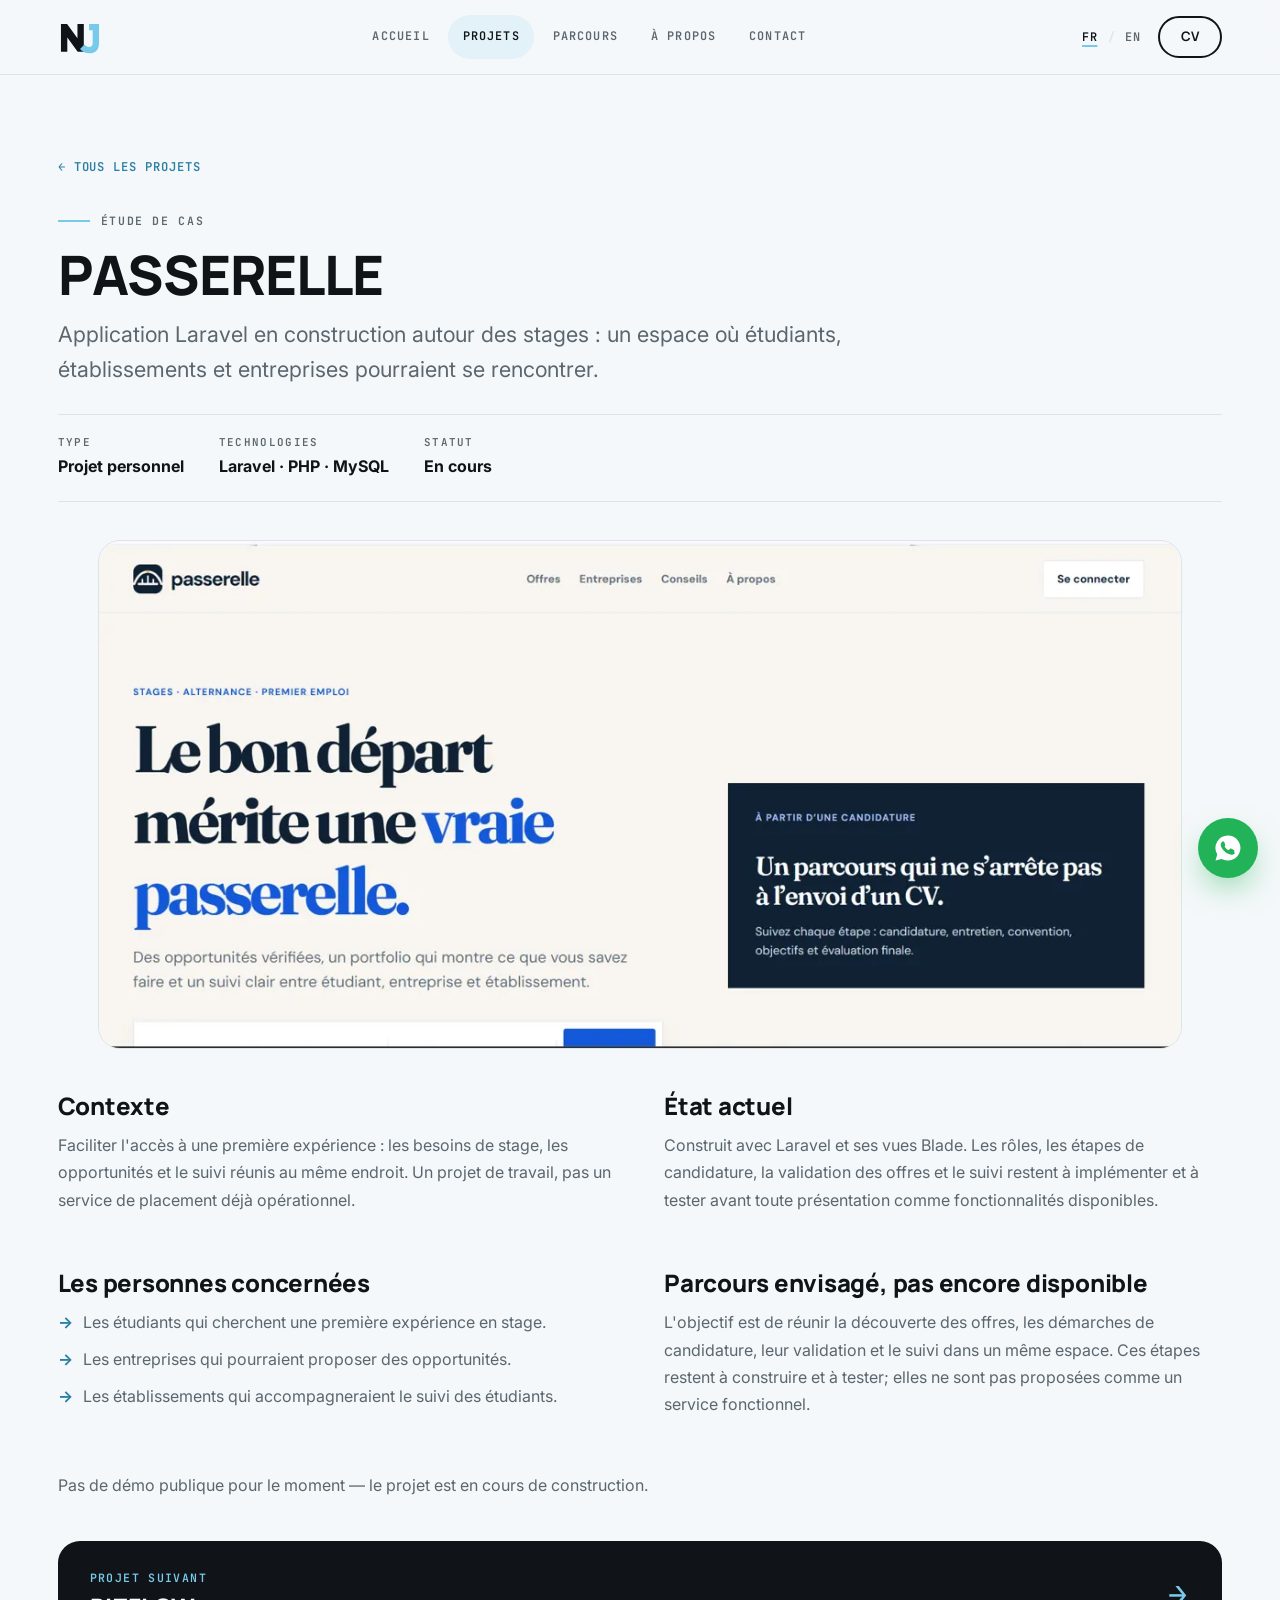
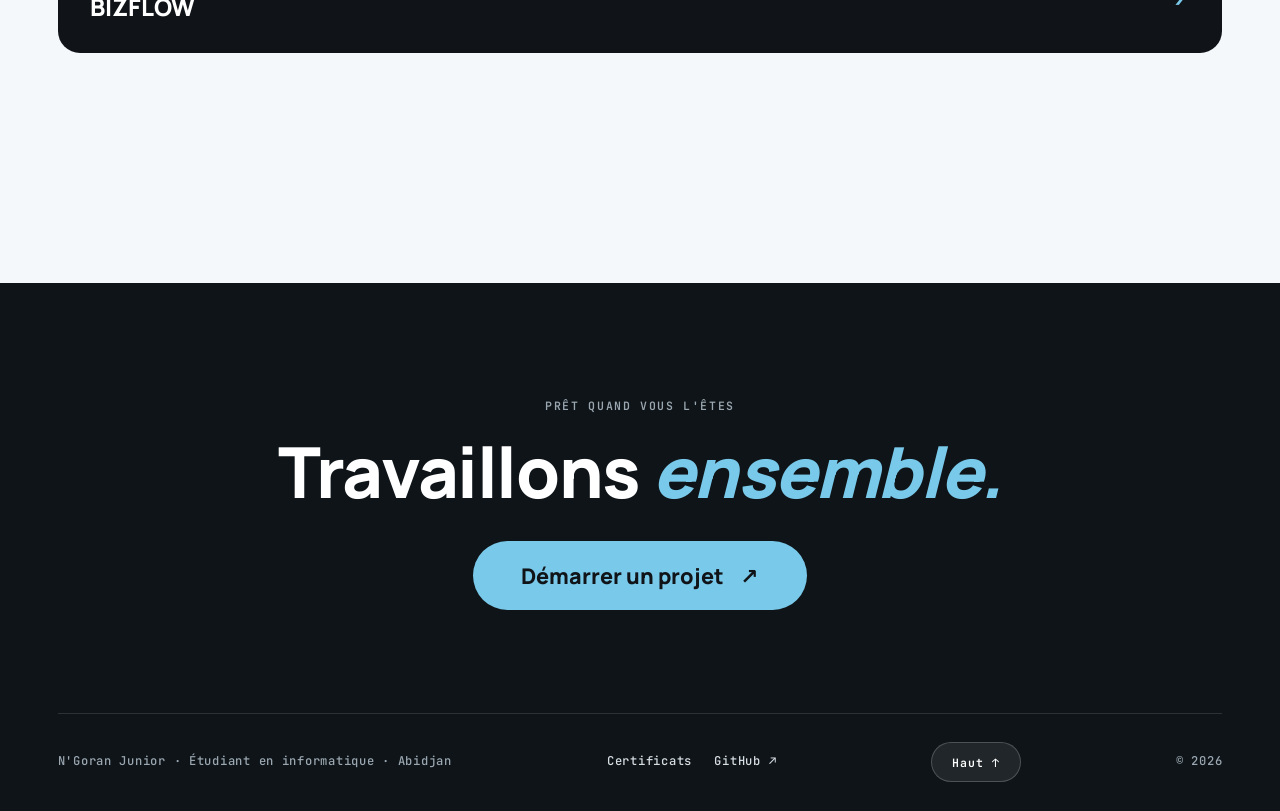
<file: projets/passerelle.html>
<!doctype html>
<html lang="fr">
<head>
<meta charset="utf-8">
<meta name="viewport" content="width=device-width, initial-scale=1, viewport-fit=cover">
<title>PASSERELLE — Étude de cas | Portfolio N'Goran Junior</title>
<meta name="description" content="PASSERELLE : application Laravel en construction autour des stages, entre étudiants, établissements et entreprises. Étude de cas du portfolio de N'Goran Junior.">
<meta name="theme-color" content="#F5F8FA">
<link rel="icon" type="image/svg+xml" href="../assets/images/logo-nj.svg">
<link rel="preconnect" href="https://fonts.googleapis.com">
<link rel="preconnect" href="https://fonts.gstatic.com" crossorigin>
<link href="https://fonts.googleapis.com/css2?family=Manrope:wght@500;700;800&family=Inter:wght@400;500;600&family=JetBrains+Mono:wght@400;500;700&display=swap" rel="stylesheet">
<link rel="stylesheet" href="../css/style.css">
</head>
<body>
<a class="skip" href="#main" data-i18n="skip">Aller au contenu</a>

<!-- Rideau d'intro -->
<div class="intro" aria-hidden="true">
  <div class="intro-inner">
    <div class="intro-logo">N'Goran <em>Junior</em></div>
    <div class="intro-sub">Portfolio · 2026</div>
    <div class="intro-bar"><i></i></div>
  </div>
</div>
<div class="veil" aria-hidden="true"></div>
<div class="cursor" aria-hidden="true"><span class="cursor-label">VOIR</span></div>

<header class="site-header">
  <div class="wrap nav">
    <a class="brand" href="../index.html" aria-label="N'Goran Junior, accueil">
      <img src="../assets/images/logo-nj.svg" alt="NJ" width="44" height="44">
    </a>
    <ul class="menu" id="menu">
      <li><a href="../index.html" data-i18n="nav.home">Accueil</a></li>
      <li><a href="../pages/projets.html" data-i18n="nav.projects" aria-current="page">Projets</a></li>
      <li><a href="../pages/parcours.html" data-i18n="nav.journey">Parcours</a></li>
      <li><a href="../pages/a-propos.html" data-i18n="nav.about">À propos</a></li>
      <li><a href="../pages/contact.html" data-i18n="nav.contact">Contact</a></li>
    </ul>
    <div class="nav-tools">
      <div class="lang" role="group" aria-label="Langue">
        <button type="button" data-lang="fr" aria-pressed="true">FR</button><span aria-hidden="true">/</span><button type="button" data-lang="en" aria-pressed="false">EN</button>
      </div>
      <a class="btn btn-line" data-magnet href="../assets/cv/CV_NGoran_Junior.pdf" target="_blank" rel="noopener" style="padding:.8rem 1.3rem" data-i18n="nav.cv">CV</a>
      <button class="burger" type="button" aria-expanded="false" aria-controls="menu" aria-label="Menu"><span class="burger-icon" aria-hidden="true"><span></span><span></span><span></span></span></button>
    </div>
  </div>
</header>

<main id="main">
  <div class="wrap page-hero" style="padding-bottom:0">
    <a class="back-link" href="../pages/projets.html" data-i18n="back.projects">← Tous les projets</a>
    <header class="case-head">
      <p class="kicker" data-i18n="c.kicker">Étude de cas</p>
      <h1>PASSERELLE</h1>
      <p class="lead" data-i18n="ps.lead">Application Laravel en construction autour des stages : un espace où étudiants, établissements et entreprises pourraient se rencontrer.</p>
      <dl class="case-meta">
        <div><dt data-i18n="c.type.l">Type</dt><dd data-i18n="c.type.v">Projet personnel</dd></div>
        <div><dt data-i18n="c.stack.l">Technologies</dt><dd>Laravel · PHP · MySQL</dd></div>
        <div><dt data-i18n="c.status.l">Statut</dt><dd data-i18n="status.wip">En cours</dd></div>
      </dl>
    </header>
  </div>

  <section class="block" style="padding-top:0">
    <div class="wrap">
      <figure class="case-cover reveal">
        <img src="../assets/images/passerelle-accueil.webp" alt="Page d'accueil de Passerelle" data-alt-en="Home page of Passerelle" width="1180" height="553">
      </figure>

      <div class="case-grid">
        <div class="case-block reveal">
          <h2 data-i18n="c.ctx">Contexte</h2>
          <p data-i18n="ps.ctx">Faciliter l'accès à une première expérience : les besoins de stage, les opportunités et le suivi réunis au même endroit. Un projet de travail, pas un service de placement déjà opérationnel.</p>
        </div>
        <div class="case-block reveal" style="--d:.1s">
          <h2 data-i18n="c.state">État actuel</h2>
          <p data-i18n="ps.state">Construit avec Laravel et ses vues Blade. Les rôles, les étapes de candidature, la validation des offres et le suivi restent à implémenter et à tester avant toute présentation comme fonctionnalités disponibles.</p>
        </div>
      </div>

      <div class="case-grid">
        <div class="case-block reveal">
          <h2 data-i18n="ps.actorsTitle">Les personnes concernées</h2>
          <ul>
            <li data-i18n="ps.actor1">Les étudiants qui cherchent une première expérience en stage.</li>
            <li data-i18n="ps.actor2">Les entreprises qui pourraient proposer des opportunités.</li>
            <li data-i18n="ps.actor3">Les établissements qui accompagneraient le suivi des étudiants.</li>
          </ul>
        </div>
        <div class="case-block reveal" style="--d:.1s">
          <h2 data-i18n="ps.flowTitle">Parcours envisagé, pas encore disponible</h2>
          <p data-i18n="ps.flow">L'objectif est de réunir la découverte des offres, les démarches de candidature, leur validation et le suivi dans un même espace. Ces étapes restent à construire et à tester; elles ne sont pas proposées comme un service fonctionnel.</p>
        </div>
      </div>

      <p class="reveal" style="margin-bottom:2.6rem;color:var(--muted)" data-i18n="c.nodemo">Pas de démo publique pour le moment — le projet est en cours de construction.</p>

      <a class="next-case reveal" href="bizflow.html" data-cursor="VOIR">
        <div><span data-i18n="c.next">Projet suivant</span><b>BIZFLOW</b></div>
        <span class="arr" aria-hidden="true">→</span>
      </a>
    </div>
  </section>
</main>

<footer class="site-footer">
  <div class="wrap footer-cta">
    <p class="kicker" data-i18n="ft.kicker">Prêt quand vous l'êtes</p>
    <h2><span data-i18n="ft.t1">Travaillons</span> <em data-i18n="ft.t2">ensemble.</em></h2>
    <a class="btn-giant" data-magnet data-cursor="GO" href="../pages/contact.html"><span data-i18n="ft.cta">Démarrer un projet</span><span aria-hidden="true">↗</span></a>
  </div>
  <div class="wrap footer-in">
    <span>N'Goran Junior · <span data-i18n="foot.role">Étudiant en informatique</span> · Abidjan</span>
    <nav><a href="../pages/certificats.html" data-i18n="foot.certs">Certificats</a><a href="https://github.com/njdev154" target="_blank" rel="noopener">GitHub ↗</a></nav>
    <button class="to-top" type="button" data-i18n="foot.top">Haut ↑</button>
    <span>© <span id="year">2026</span></span>
  </div>
</footer>

<a class="wa-float" href="https://wa.me/2250161506296" target="_blank" rel="noopener" aria-label="WhatsApp">
  <svg viewBox="0 0 24 24" fill="currentColor" aria-hidden="true"><path d="M12 2a10 10 0 0 0-8.6 15.1L2 22l5-1.3A10 10 0 1 0 12 2zm5.4 14.1c-.2.6-1.3 1.2-1.8 1.2-.5.1-1 .2-3.4-.7-2.9-1.2-4.7-4.1-4.9-4.3-.1-.2-1.1-1.5-1.1-2.9s.7-2 1-2.3c.2-.3.5-.3.7-.3h.5c.2 0 .4 0 .6.5s.8 1.9.8 2c.1.1.1.3 0 .5-.3.6-.6.8-.4 1.1.7 1.2 1.6 2 2.8 2.6.3.2.5.1.7-.1l.8-.9c.2-.3.4-.2.7-.1l2 1c.3.1.5.2.6.4 0 .1 0 .5-.1 1z"/></svg>
</a>

<script>
window.PF_TITLE_FR = "PASSERELLE — Étude de cas | Portfolio N'Goran Junior";
window.PF_TITLE_EN = "PASSERELLE — Case study | N'Goran Junior's portfolio";
window.PF_PAGE_EN = {
  "c.kicker": "Case study",
  "c.type.l": "Type", "c.type.v": "Personal project",
  "c.stack.l": "Technologies", "c.status.l": "Status",
  "ps.lead": "A Laravel application under construction around internships: a space where students, schools and companies could meet.",
  "c.ctx": "Context",
  "ps.ctx": "Making a first experience easier to reach: internship needs, opportunities and follow-up brought together in one place. A work in progress, not an operating placement service.",
  "c.state": "Current state",
  "ps.state": "Built with Laravel and its Blade views. Roles, application steps, offer validation and follow-up remain to be implemented and tested before presenting them as available features.",
  "ps.actorsTitle": "Who it is for",
  "ps.actor1": "Students looking for a first internship experience.",
  "ps.actor2": "Companies that could offer opportunities.",
  "ps.actor3": "Schools that could help support students.",
  "ps.flowTitle": "Planned journey, not available yet",
  "ps.flow": "The goal is to bring offer discovery, applications, offer validation and follow-up together in one space. These steps still need to be built and tested; they are not presented as a working service.",
  "c.nodemo": "No public demo yet — the project is under construction.",
  "c.next": "Next project",
  "ft.kicker": "Ready when you are",
  "ft.t1": "Let's work", "ft.t2": "together.",
  "ft.cta": "Start a project"
};
</script>
<script src="../js/main.js" defer></script>
</body>
</html>
</file>
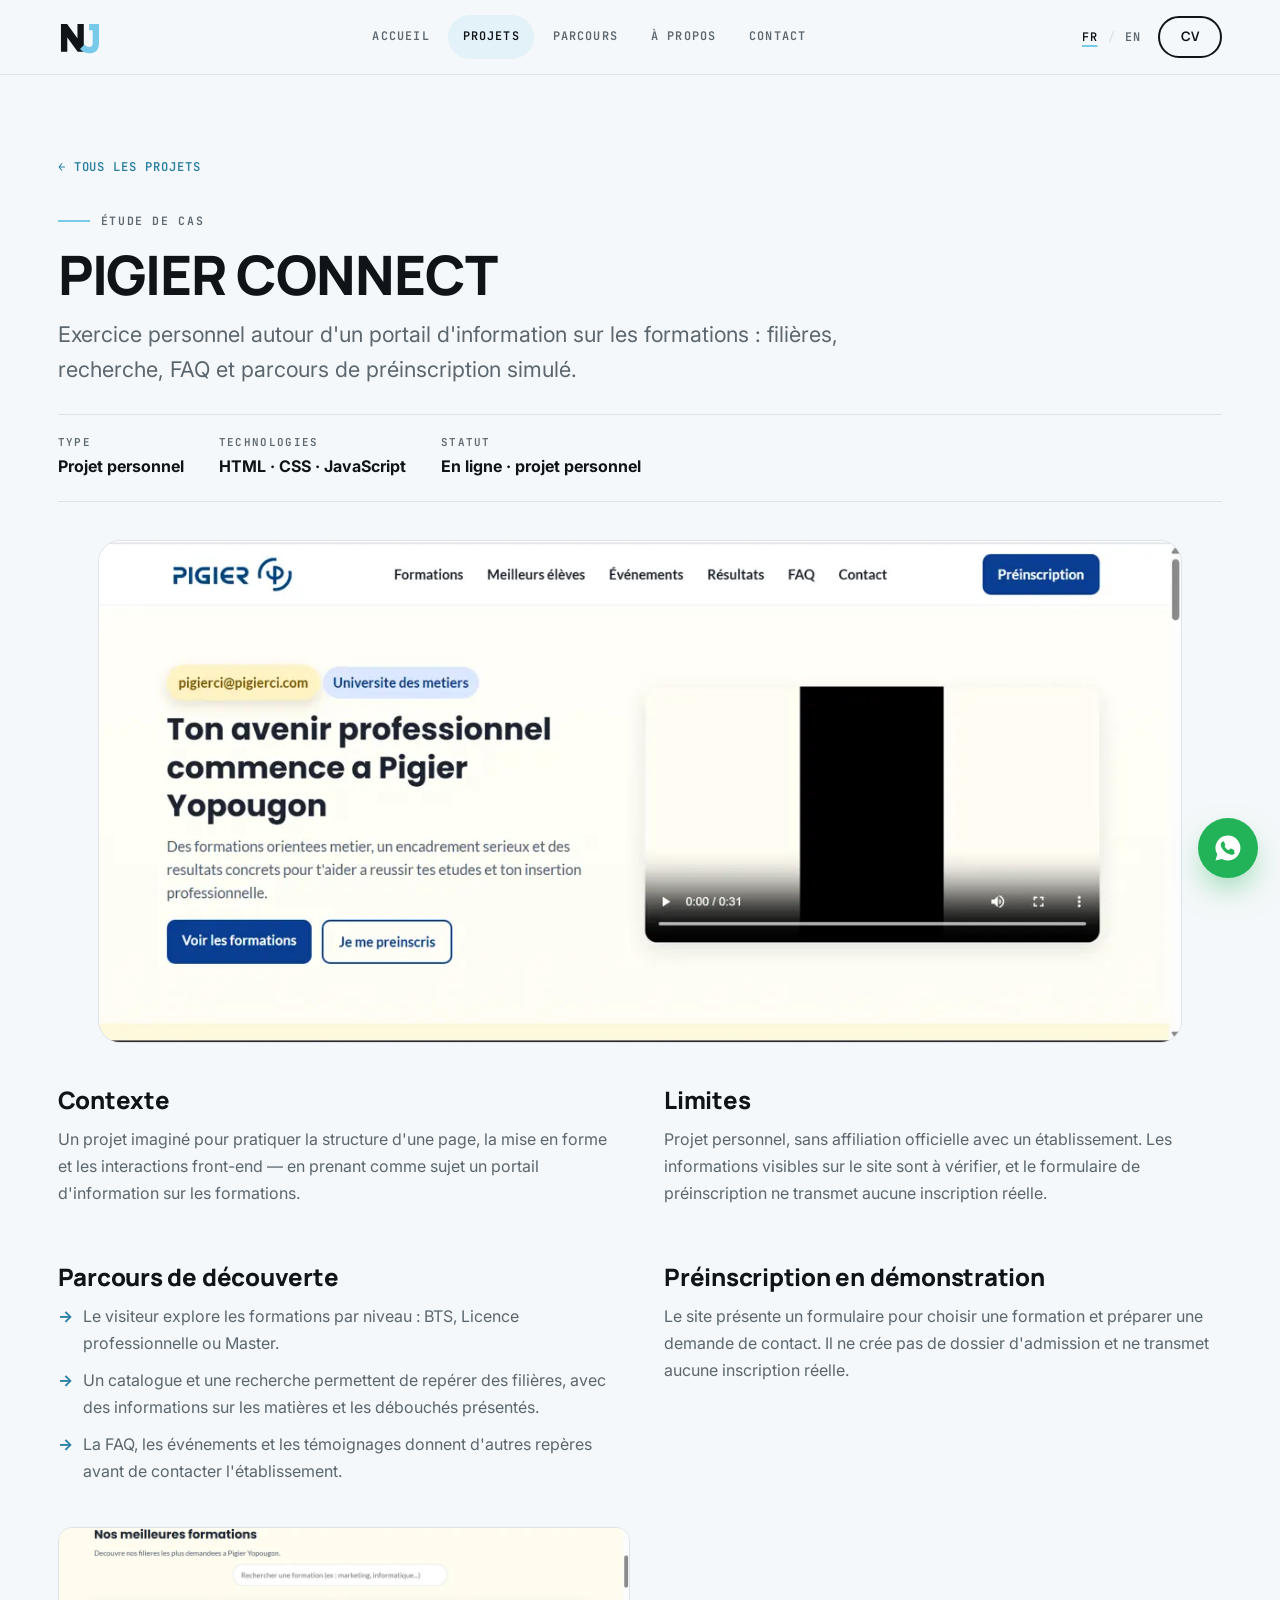
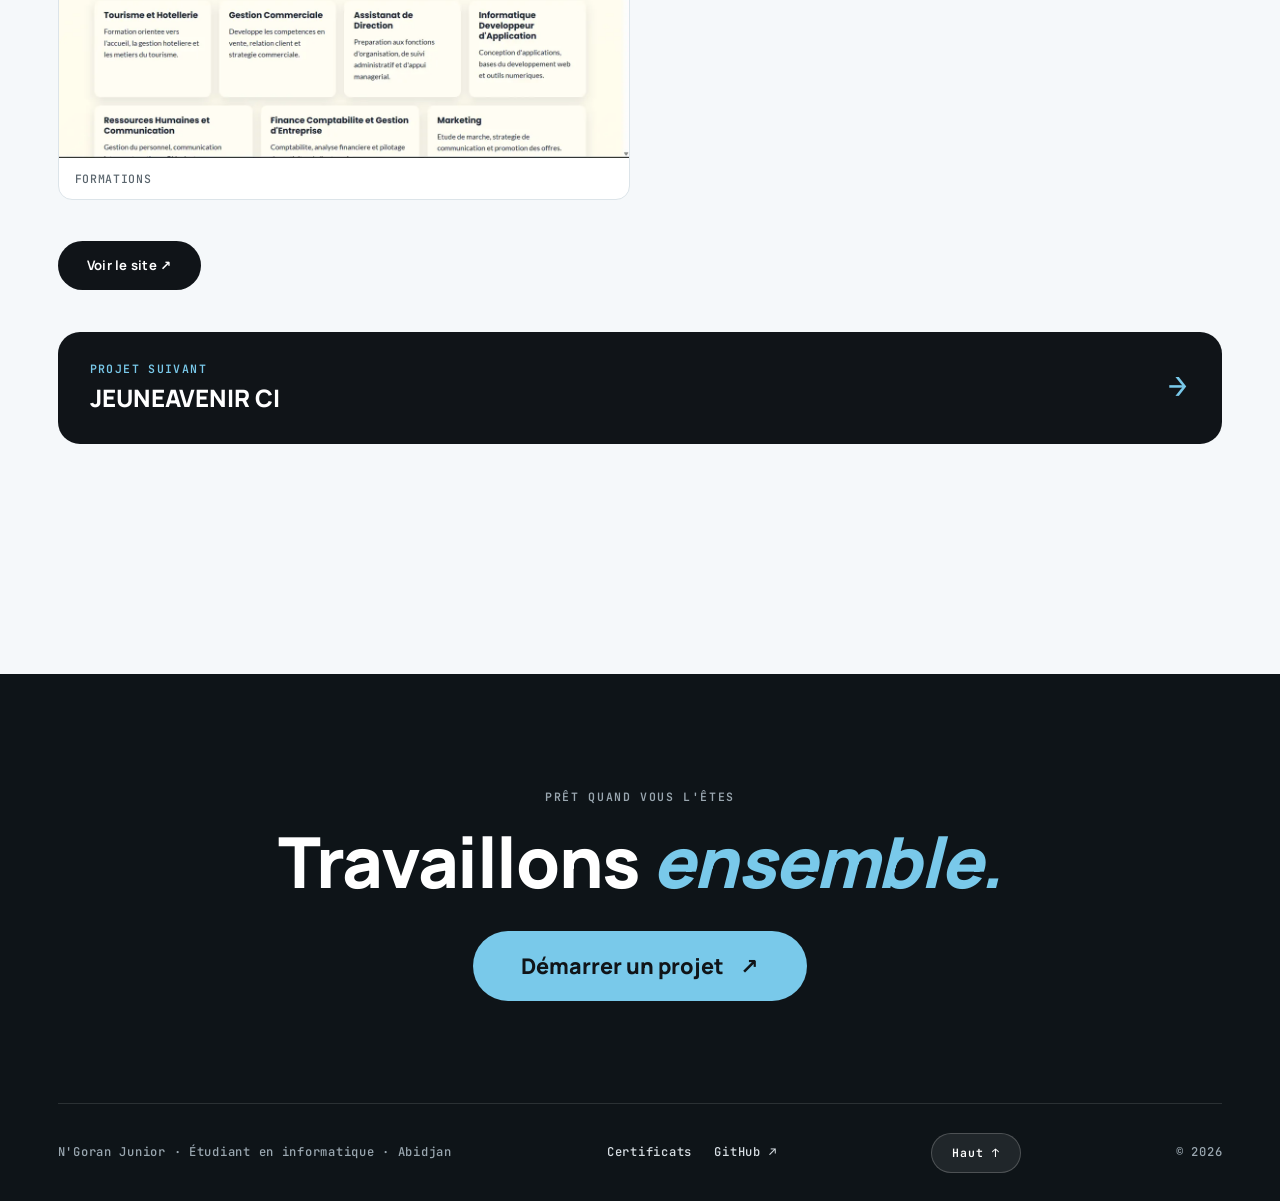
<file: projets/pigier-connect.html>
<!doctype html>
<html lang="fr">
<head>
<meta charset="utf-8">
<meta name="viewport" content="width=device-width, initial-scale=1, viewport-fit=cover">
<title>PIGIER CONNECT — Étude de cas | Portfolio N'Goran Junior</title>
<meta name="description" content="PIGIER CONNECT : exercice personnel autour d'un portail d'information sur les formations (projet non officiel). Étude de cas du portfolio de N'Goran Junior.">
<meta name="theme-color" content="#F5F8FA">
<link rel="icon" type="image/svg+xml" href="../assets/images/logo-nj.svg">
<link rel="preconnect" href="https://fonts.googleapis.com">
<link rel="preconnect" href="https://fonts.gstatic.com" crossorigin>
<link href="https://fonts.googleapis.com/css2?family=Manrope:wght@500;700;800&family=Inter:wght@400;500;600&family=JetBrains+Mono:wght@400;500;700&display=swap" rel="stylesheet">
<link rel="stylesheet" href="../css/style.css">
</head>
<body>
<a class="skip" href="#main" data-i18n="skip">Aller au contenu</a>

<!-- Rideau d'intro -->
<div class="intro" aria-hidden="true">
  <div class="intro-inner">
    <div class="intro-logo">N'Goran <em>Junior</em></div>
    <div class="intro-sub">Portfolio · 2026</div>
    <div class="intro-bar"><i></i></div>
  </div>
</div>
<div class="veil" aria-hidden="true"></div>
<div class="cursor" aria-hidden="true"><span class="cursor-label">VOIR</span></div>

<header class="site-header">
  <div class="wrap nav">
    <a class="brand" href="../index.html" aria-label="N'Goran Junior, accueil">
      <img src="../assets/images/logo-nj.svg" alt="NJ" width="44" height="44">
    </a>
    <ul class="menu" id="menu">
      <li><a href="../index.html" data-i18n="nav.home">Accueil</a></li>
      <li><a href="../pages/projets.html" data-i18n="nav.projects" aria-current="page">Projets</a></li>
      <li><a href="../pages/parcours.html" data-i18n="nav.journey">Parcours</a></li>
      <li><a href="../pages/a-propos.html" data-i18n="nav.about">À propos</a></li>
      <li><a href="../pages/contact.html" data-i18n="nav.contact">Contact</a></li>
    </ul>
    <div class="nav-tools">
      <div class="lang" role="group" aria-label="Langue">
        <button type="button" data-lang="fr" aria-pressed="true">FR</button><span aria-hidden="true">/</span><button type="button" data-lang="en" aria-pressed="false">EN</button>
      </div>
      <a class="btn btn-line" data-magnet href="../assets/cv/CV_NGoran_Junior.pdf" target="_blank" rel="noopener" style="padding:.8rem 1.3rem" data-i18n="nav.cv">CV</a>
      <button class="burger" type="button" aria-expanded="false" aria-controls="menu" aria-label="Menu"><span class="burger-icon" aria-hidden="true"><span></span><span></span><span></span></span></button>
    </div>
  </div>
</header>

<main id="main">
  <div class="wrap page-hero" style="padding-bottom:0">
    <a class="back-link" href="../pages/projets.html" data-i18n="back.projects">← Tous les projets</a>
    <header class="case-head">
      <p class="kicker" data-i18n="c.kicker">Étude de cas</p>
      <h1>PIGIER CONNECT</h1>
      <p class="lead" data-i18n="pc.lead">Exercice personnel autour d'un portail d'information sur les formations : filières, recherche, FAQ et parcours de préinscription simulé.</p>
      <dl class="case-meta">
        <div><dt data-i18n="c.type.l">Type</dt><dd data-i18n="c.type.v">Projet personnel</dd></div>
        <div><dt data-i18n="c.stack.l">Technologies</dt><dd>HTML · CSS · JavaScript</dd></div>
        <div><dt data-i18n="c.status.l">Statut</dt><dd data-i18n="pc.status">En ligne · projet personnel</dd></div>
      </dl>
    </header>
  </div>

  <section class="block" style="padding-top:0">
    <div class="wrap">
      <figure class="case-cover reveal">
        <img src="../assets/images/pigier-accueil.webp" alt="Page d'accueil de Pigier Connect" data-alt-en="Home page of Pigier Connect" width="1180" height="546">
      </figure>

      <div class="case-grid">
        <div class="case-block reveal">
          <h2 data-i18n="c.ctx">Contexte</h2>
          <p data-i18n="pc.ctx">Un projet imaginé pour pratiquer la structure d'une page, la mise en forme et les interactions front-end — en prenant comme sujet un portail d'information sur les formations.</p>
        </div>
        <div class="case-block reveal" style="--d:.1s">
          <h2 data-i18n="c.lim">Limites</h2>
          <p data-i18n="pc.lim">Projet personnel, sans affiliation officielle avec un établissement. Les informations visibles sur le site sont à vérifier, et le formulaire de préinscription ne transmet aucune inscription réelle.</p>
        </div>
      </div>

      <div class="case-grid">
        <div class="case-block reveal">
          <h2 data-i18n="pc.flowTitle">Parcours de découverte</h2>
          <ul>
            <li data-i18n="pc.flow1">Le visiteur explore les formations par niveau : BTS, Licence professionnelle ou Master.</li>
            <li data-i18n="pc.flow2">Un catalogue et une recherche permettent de repérer des filières, avec des informations sur les matières et les débouchés présentés.</li>
            <li data-i18n="pc.flow3">La FAQ, les événements et les témoignages donnent d'autres repères avant de contacter l'établissement.</li>
          </ul>
        </div>
        <div class="case-block reveal" style="--d:.1s">
          <h2 data-i18n="pc.actionTitle">Préinscription en démonstration</h2>
          <p data-i18n="pc.action">Le site présente un formulaire pour choisir une formation et préparer une demande de contact. Il ne crée pas de dossier d'admission et ne transmet aucune inscription réelle.</p>
        </div>
      </div>

      <div class="shots">
        <figure class="reveal"><img src="../assets/images/pigier-formations.webp" alt="Page des formations — Pigier Connect" data-alt-en="Programmes page — Pigier Connect" width="1180" height="476" loading="lazy"><figcaption data-i18n="pc.s0">Formations</figcaption></figure>
      </div>

      <div class="cta-row reveal" style="margin-bottom:2.6rem">
        <a class="btn btn-solid" data-magnet href="https://njdev154.github.io/pigier-connect/" target="_blank" rel="noopener" data-cursor="OUVRIR ↗"><span data-i18n="c.visit">Voir le site ↗</span></a>
      </div>

      <a class="next-case reveal" href="jeuneavenir-ci.html" data-cursor="VOIR">
        <div><span data-i18n="c.next">Projet suivant</span><b>JEUNEAVENIR CI</b></div>
        <span class="arr" aria-hidden="true">→</span>
      </a>
    </div>
  </section>
</main>

<footer class="site-footer">
  <div class="wrap footer-cta">
    <p class="kicker" data-i18n="ft.kicker">Prêt quand vous l'êtes</p>
    <h2><span data-i18n="ft.t1">Travaillons</span> <em data-i18n="ft.t2">ensemble.</em></h2>
    <a class="btn-giant" data-magnet data-cursor="GO" href="../pages/contact.html"><span data-i18n="ft.cta">Démarrer un projet</span><span aria-hidden="true">↗</span></a>
  </div>
  <div class="wrap footer-in">
    <span>N'Goran Junior · <span data-i18n="foot.role">Étudiant en informatique</span> · Abidjan</span>
    <nav><a href="../pages/certificats.html" data-i18n="foot.certs">Certificats</a><a href="https://github.com/njdev154" target="_blank" rel="noopener">GitHub ↗</a></nav>
    <button class="to-top" type="button" data-i18n="foot.top">Haut ↑</button>
    <span>© <span id="year">2026</span></span>
  </div>
</footer>

<a class="wa-float" href="https://wa.me/2250161506296" target="_blank" rel="noopener" aria-label="WhatsApp">
  <svg viewBox="0 0 24 24" fill="currentColor" aria-hidden="true"><path d="M12 2a10 10 0 0 0-8.6 15.1L2 22l5-1.3A10 10 0 1 0 12 2zm5.4 14.1c-.2.6-1.3 1.2-1.8 1.2-.5.1-1 .2-3.4-.7-2.9-1.2-4.7-4.1-4.9-4.3-.1-.2-1.1-1.5-1.1-2.9s.7-2 1-2.3c.2-.3.5-.3.7-.3h.5c.2 0 .4 0 .6.5s.8 1.9.8 2c.1.1.1.3 0 .5-.3.6-.6.8-.4 1.1.7 1.2 1.6 2 2.8 2.6.3.2.5.1.7-.1l.8-.9c.2-.3.4-.2.7-.1l2 1c.3.1.5.2.6.4 0 .1 0 .5-.1 1z"/></svg>
</a>

<script>
window.PF_TITLE_FR = "PIGIER CONNECT — Étude de cas | Portfolio N'Goran Junior";
window.PF_TITLE_EN = "PIGIER CONNECT — Case study | N'Goran Junior's portfolio";
window.PF_PAGE_EN = {
  "c.kicker": "Case study",
  "c.type.l": "Type", "c.type.v": "Personal project",
  "c.stack.l": "Technologies", "c.status.l": "Status",
  "pc.lead": "A personal exercise around a training information portal: programmes, search, FAQ and a simulated pre-registration journey.",
  "pc.status": "Live · personal project",
  "c.ctx": "Context",
  "pc.ctx": "A project imagined to practise page structure, styling and front-end interactions — using a training information portal as its subject.",
  "c.lim": "Limits",
  "pc.lim": "A personal project, with no official affiliation to any school. Information shown on the site should be verified, and the pre-registration form sends no real application.",
  "pc.flowTitle": "Discovering the school",
  "pc.flow1": "Visitors can browse programmes by level: BTS, professional Bachelor's degree or Master's degree.",
  "pc.flow2": "A catalogue and search help visitors find programmes, with information about subjects and career paths.",
  "pc.flow3": "FAQs, events and testimonials provide further context before contacting the school.",
  "pc.actionTitle": "Pre-registration demo",
  "pc.action": "The site presents a form to choose a programme and prepare a contact request. It does not create an admissions file or submit a real application.",
  "pc.s0": "Programmes",
  "c.visit": "View live site ↗",
  "c.next": "Next project",
  "ft.kicker": "Ready when you are",
  "ft.t1": "Let's work", "ft.t2": "together.",
  "ft.cta": "Start a project"
};
</script>
<script src="../js/main.js" defer></script>
</body>
</html>
</file>
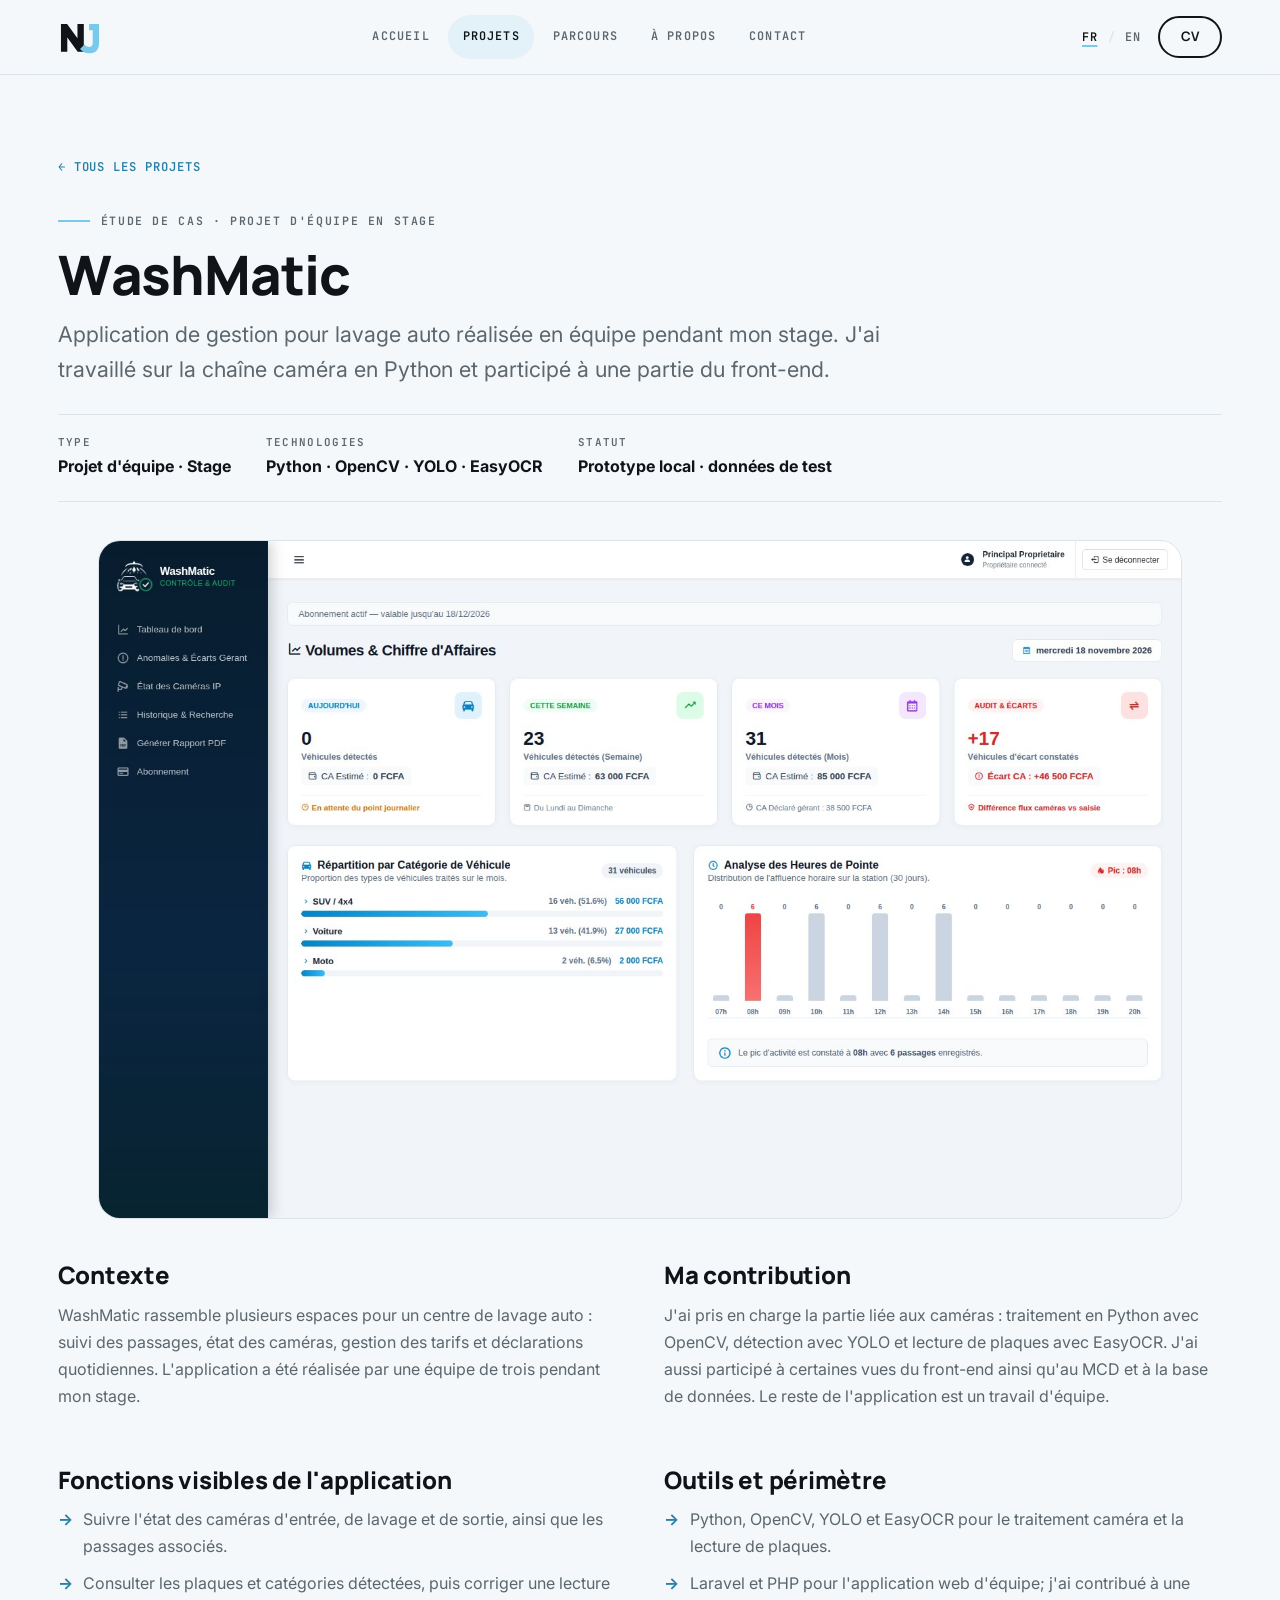
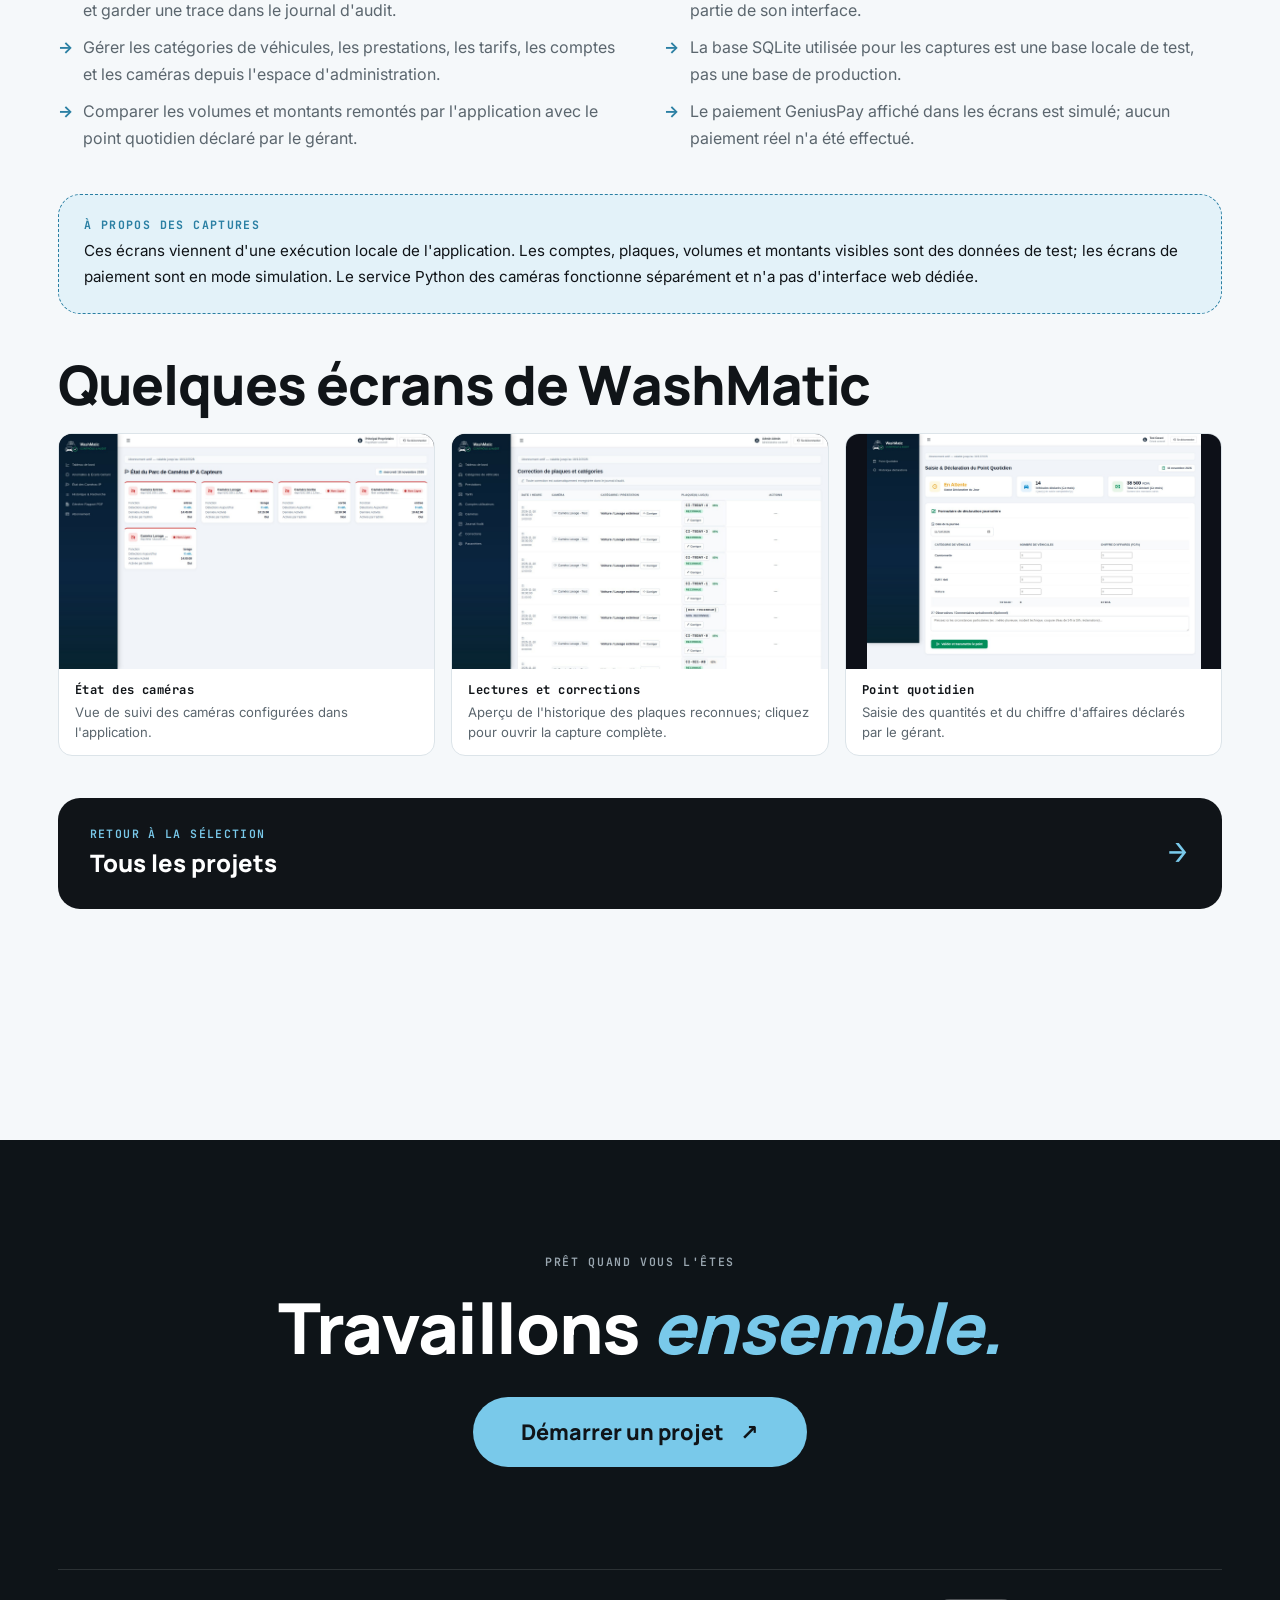
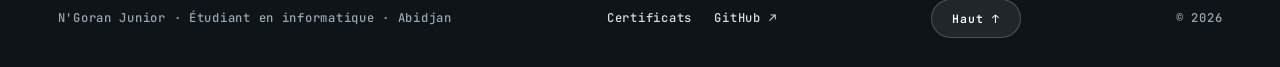
<file: projets/washmatic.html>
<!doctype html>
<html lang="fr">
<head>
<meta charset="utf-8">
<meta name="viewport" content="width=device-width, initial-scale=1, viewport-fit=cover">
<title>WashMatic — Étude de cas | Portfolio N'Goran Junior</title>
<meta name="description" content="WashMatic, projet d'équipe de stage pour la gestion d'un lavage auto. Contribution de N'Goran Junior au traitement caméra avec Python, OpenCV, YOLO et EasyOCR.">
<meta name="theme-color" content="#F5F8FA">
<link rel="icon" type="image/svg+xml" href="../assets/images/logo-nj.svg">
<link rel="preconnect" href="https://fonts.googleapis.com">
<link rel="preconnect" href="https://fonts.gstatic.com" crossorigin>
<link href="https://fonts.googleapis.com/css2?family=Manrope:wght@500;700;800&family=Inter:wght@400;500;600&family=JetBrains+Mono:wght@400;500;700&display=swap" rel="stylesheet">
<link rel="stylesheet" href="../css/style.css">
</head>
<body>
<a class="skip" href="#main" data-i18n="skip">Aller au contenu</a>

<div class="cursor" aria-hidden="true"><span class="cursor-label">VOIR</span></div>

<header class="site-header">
  <div class="wrap nav">
    <a class="brand" href="../index.html" aria-label="N'Goran Junior, accueil">
      <img src="../assets/images/logo-nj.svg" alt="NJ" width="44" height="44">
    </a>
    <ul class="menu" id="menu">
      <li><a href="../index.html" data-i18n="nav.home">Accueil</a></li>
      <li><a href="../pages/projets.html" data-i18n="nav.projects" aria-current="page">Projets</a></li>
      <li><a href="../pages/parcours.html" data-i18n="nav.journey">Parcours</a></li>
      <li><a href="../pages/a-propos.html" data-i18n="nav.about">À propos</a></li>
      <li><a href="../pages/contact.html" data-i18n="nav.contact">Contact</a></li>
    </ul>
    <div class="nav-tools">
      <div class="lang" role="group" aria-label="Langue">
        <button type="button" data-lang="fr" aria-pressed="true">FR</button><span aria-hidden="true">/</span><button type="button" data-lang="en" aria-pressed="false">EN</button>
      </div>
      <a class="btn btn-line" data-magnet href="../assets/cv/CV_NGoran_Junior.pdf" target="_blank" rel="noopener" style="padding:.8rem 1.3rem" data-i18n="nav.cv">CV</a>
      <button class="burger" type="button" aria-expanded="false" aria-controls="menu" aria-label="Menu"><span class="burger-icon" aria-hidden="true"><span></span><span></span><span></span></span></button>
    </div>
  </div>
</header>

<main id="main">
  <div class="wrap page-hero" style="padding-bottom:0">
    <a class="back-link" href="../pages/projets.html" data-i18n="back.projects">← Tous les projets</a>
    <header class="case-head">
      <p class="kicker" data-i18n="wm.kicker">Étude de cas · Projet d'équipe en stage</p>
      <h1>WashMatic</h1>
      <p class="lead" data-i18n="wm.lead">Application de gestion pour lavage auto réalisée en équipe pendant mon stage. J'ai travaillé sur la chaîne caméra en Python et participé à une partie du front-end.</p>
      <dl class="case-meta">
        <div><dt data-i18n="c.type.l">Type</dt><dd data-i18n="wm.type">Projet d'équipe · Stage</dd></div>
        <div><dt data-i18n="c.stack.l">Technologies</dt><dd>Python · OpenCV · YOLO · EasyOCR</dd></div>
        <div><dt data-i18n="c.status.l">Statut</dt><dd data-i18n="wm.status">Prototype local · données de test</dd></div>
      </dl>
    </header>
  </div>

  <section class="block" style="padding-top:0">
    <div class="wrap">
      <figure class="case-cover reveal">
        <img src="../assets/images/washmatic/01-tableau-bord.jpg" alt="Tableau de bord propriétaire WashMatic avec des volumes et montants de test" data-alt-en="WashMatic owner dashboard with test volumes and amounts" width="1600" height="1000" fetchpriority="high" decoding="async">
      </figure>

      <div class="case-grid">
        <div class="case-block reveal">
          <h2 data-i18n="wm.contextTitle">Contexte</h2>
          <p data-i18n="wm.context">WashMatic rassemble plusieurs espaces pour un centre de lavage auto : suivi des passages, état des caméras, gestion des tarifs et déclarations quotidiennes. L'application a été réalisée par une équipe de trois pendant mon stage.</p>
        </div>
        <div class="case-block reveal" style="--d:.1s">
          <h2 data-i18n="wm.roleTitle">Ma contribution</h2>
          <p data-i18n="wm.role">J'ai pris en charge la partie liée aux caméras : traitement en Python avec OpenCV, détection avec YOLO et lecture de plaques avec EasyOCR. J'ai aussi participé à certaines vues du front-end ainsi qu'au MCD et à la base de données. Le reste de l'application est un travail d'équipe.</p>
        </div>
      </div>

      <div class="case-grid">
        <div class="case-block reveal">
          <h2 data-i18n="wm.featuresTitle">Fonctions visibles de l'application</h2>
          <ul>
            <li data-i18n="wm.feature1">Suivre l'état des caméras d'entrée, de lavage et de sortie, ainsi que les passages associés.</li>
            <li data-i18n="wm.feature2">Consulter les plaques et catégories détectées, puis corriger une lecture et garder une trace dans le journal d'audit.</li>
            <li data-i18n="wm.feature3">Gérer les catégories de véhicules, les prestations, les tarifs, les comptes et les caméras depuis l'espace d'administration.</li>
            <li data-i18n="wm.feature4">Comparer les volumes et montants remontés par l'application avec le point quotidien déclaré par le gérant.</li>
          </ul>
        </div>
        <div class="case-block reveal" style="--d:.1s">
          <h2 data-i18n="wm.stackTitle">Outils et périmètre</h2>
          <ul>
            <li data-i18n="wm.stack1">Python, OpenCV, YOLO et EasyOCR pour le traitement caméra et la lecture de plaques.</li>
            <li data-i18n="wm.stack2">Laravel et PHP pour l'application web d'équipe; j'ai contribué à une partie de son interface.</li>
            <li data-i18n="wm.stack3">La base SQLite utilisée pour les captures est une base locale de test, pas une base de production.</li>
            <li data-i18n="wm.stack4">Le paiement GeniusPay affiché dans les écrans est simulé; aucun paiement réel n'a été effectué.</li>
          </ul>
        </div>
      </div>

      <aside class="disclaimer reveal">
        <strong data-i18n="wm.captureNoteTitle">À propos des captures</strong>
        <span data-i18n="wm.captureNote">Ces écrans viennent d'une exécution locale de l'application. Les comptes, plaques, volumes et montants visibles sont des données de test; les écrans de paiement sont en mode simulation. Le service Python des caméras fonctionne séparément et n'a pas d'interface web dédiée.</span>
      </aside>

      <h2 class="case-gallery-title" data-i18n="wm.galleryTitle">Quelques écrans de WashMatic</h2>
      <div class="case-gallery">
        <figure class="case-shot reveal">
          <a href="../assets/images/washmatic/02-cameras.jpg" target="_blank" rel="noopener">
            <img src="../assets/images/washmatic/02-cameras.jpg" alt="État des caméras IP enregistrées dans WashMatic" data-alt-en="Status of IP cameras registered in WashMatic" width="1600" height="1000" loading="lazy" decoding="async">
            <figcaption><strong data-i18n="wm.shot1Title">État des caméras</strong><span data-i18n="wm.shot1Text">Vue de suivi des caméras configurées dans l'application.</span></figcaption>
          </a>
        </figure>
        <figure class="case-shot reveal">
          <a href="../assets/images/washmatic/03-corrections-plaques.jpg" target="_blank" rel="noopener">
            <img src="../assets/images/washmatic/03-corrections-apercu.jpg" alt="Aperçu des plaques reconnues dans l'espace administrateur" data-alt-en="Preview of recognized plates in the administrator area" width="1600" height="1000" loading="lazy" decoding="async">
            <figcaption><strong data-i18n="wm.shot2Title">Lectures et corrections</strong><span data-i18n="wm.shot2Text">Aperçu de l'historique des plaques reconnues; cliquez pour ouvrir la capture complète.</span></figcaption>
          </a>
        </figure>
        <figure class="case-shot reveal">
          <a href="../assets/images/washmatic/04-point-quotidien.jpg" target="_blank" rel="noopener">
            <img src="../assets/images/washmatic/04-point-quotidien.jpg" alt="Formulaire de déclaration quotidienne du gérant" data-alt-en="Manager's daily report form" width="1600" height="1125" loading="lazy" decoding="async">
            <figcaption><strong data-i18n="wm.shot3Title">Point quotidien</strong><span data-i18n="wm.shot3Text">Saisie des quantités et du chiffre d'affaires déclarés par le gérant.</span></figcaption>
          </a>
        </figure>
      </div>

      <a class="next-case reveal" href="../pages/projets.html" data-cursor="VOIR">
        <div><span data-i18n="wm.backLabel">Retour à la sélection</span><b data-i18n="wm.backTitle">Tous les projets</b></div>
        <span class="arr" aria-hidden="true">→</span>
      </a>
    </div>
  </section>
</main>

<footer class="site-footer">
  <div class="wrap footer-cta">
    <p class="kicker" data-i18n="ft.kicker">Prêt quand vous l'êtes</p>
    <h2><span data-i18n="ft.t1">Travaillons</span> <em data-i18n="ft.t2">ensemble.</em></h2>
    <a class="btn-giant" data-magnet data-cursor="GO" href="../pages/contact.html"><span data-i18n="ft.cta">Démarrer un projet</span><span aria-hidden="true">↗</span></a>
  </div>
  <div class="wrap footer-in">
    <span>N'Goran Junior · <span data-i18n="foot.role">Étudiant en informatique</span> · Abidjan</span>
    <nav><a href="../pages/certificats.html" data-i18n="foot.certs">Certificats</a><a href="https://github.com/njdev154" target="_blank" rel="noopener">GitHub ↗</a></nav>
    <button class="to-top" type="button" data-i18n="foot.top">Haut ↑</button>
    <span>© <span id="year">2026</span></span>
  </div>
</footer>

<script>
window.PF_TITLE_FR = "WashMatic — Étude de cas | Portfolio N'Goran Junior";
window.PF_TITLE_EN = "WashMatic — Case study | N'Goran Junior's portfolio";
window.PF_PAGE_EN = {
  "wm.kicker": "Case study · Team project during internship",
  "wm.lead": "A management application for a car wash, built by a team during my internship. I worked on the Python camera pipeline and contributed to part of the front end.",
  "wm.type": "Team project · Internship",
  "wm.status": "Local prototype · test data",
  "wm.contextTitle": "Context",
  "wm.context": "WashMatic brings together several work areas for a car wash: passage tracking, camera status, pricing and daily reports. A team of three built the application during my internship.",
  "wm.roleTitle": "My contribution",
  "wm.role": "I worked on the camera side: image processing in Python with OpenCV, detection with YOLO and plate reading with EasyOCR. I also contributed to some front-end views and to the data model and database. The rest of the application was a team effort.",
  "wm.featuresTitle": "Visible application features",
  "wm.feature1": "Monitor entry, wash and exit cameras, along with related vehicle passages.",
  "wm.feature2": "Review detected plates and vehicle categories, correct a reading and keep a record in the audit log.",
  "wm.feature3": "Manage vehicle categories, services, prices, accounts and cameras from the administration area.",
  "wm.feature4": "Compare application volumes and amounts with the manager's daily report.",
  "wm.stackTitle": "Tools and scope",
  "wm.stack1": "Python, OpenCV, YOLO and EasyOCR for camera processing and plate reading.",
  "wm.stack2": "Laravel and PHP for the team's web application; I contributed to part of its interface.",
  "wm.stack3": "The SQLite database used for the screenshots is a local test database, not a production database.",
  "wm.stack4": "The GeniusPay payment screens are simulated; no real payment was made.",
  "wm.captureNoteTitle": "About these screenshots",
  "wm.captureNote": "These screens come from a local run of the application. Accounts, plates, volumes and amounts are test data; payment screens use simulation mode. The Python camera service runs separately and has no dedicated web interface.",
  "wm.galleryTitle": "A few WashMatic screens",
  "wm.shot1Title": "Camera status",
  "wm.shot1Text": "Camera monitoring view configured in the application.",
  "wm.shot2Title": "Plate readings and corrections",
  "wm.shot2Text": "Preview of recognized plates; click to open the full screenshot.",
  "wm.shot3Title": "Daily report",
  "wm.shot3Text": "Vehicle counts and revenue entered by the manager.",
  "wm.backLabel": "Back to selected work",
  "wm.backTitle": "All projects"
};
</script>
<script src="../js/main.js" defer></script>
</body>
</html>
</file>
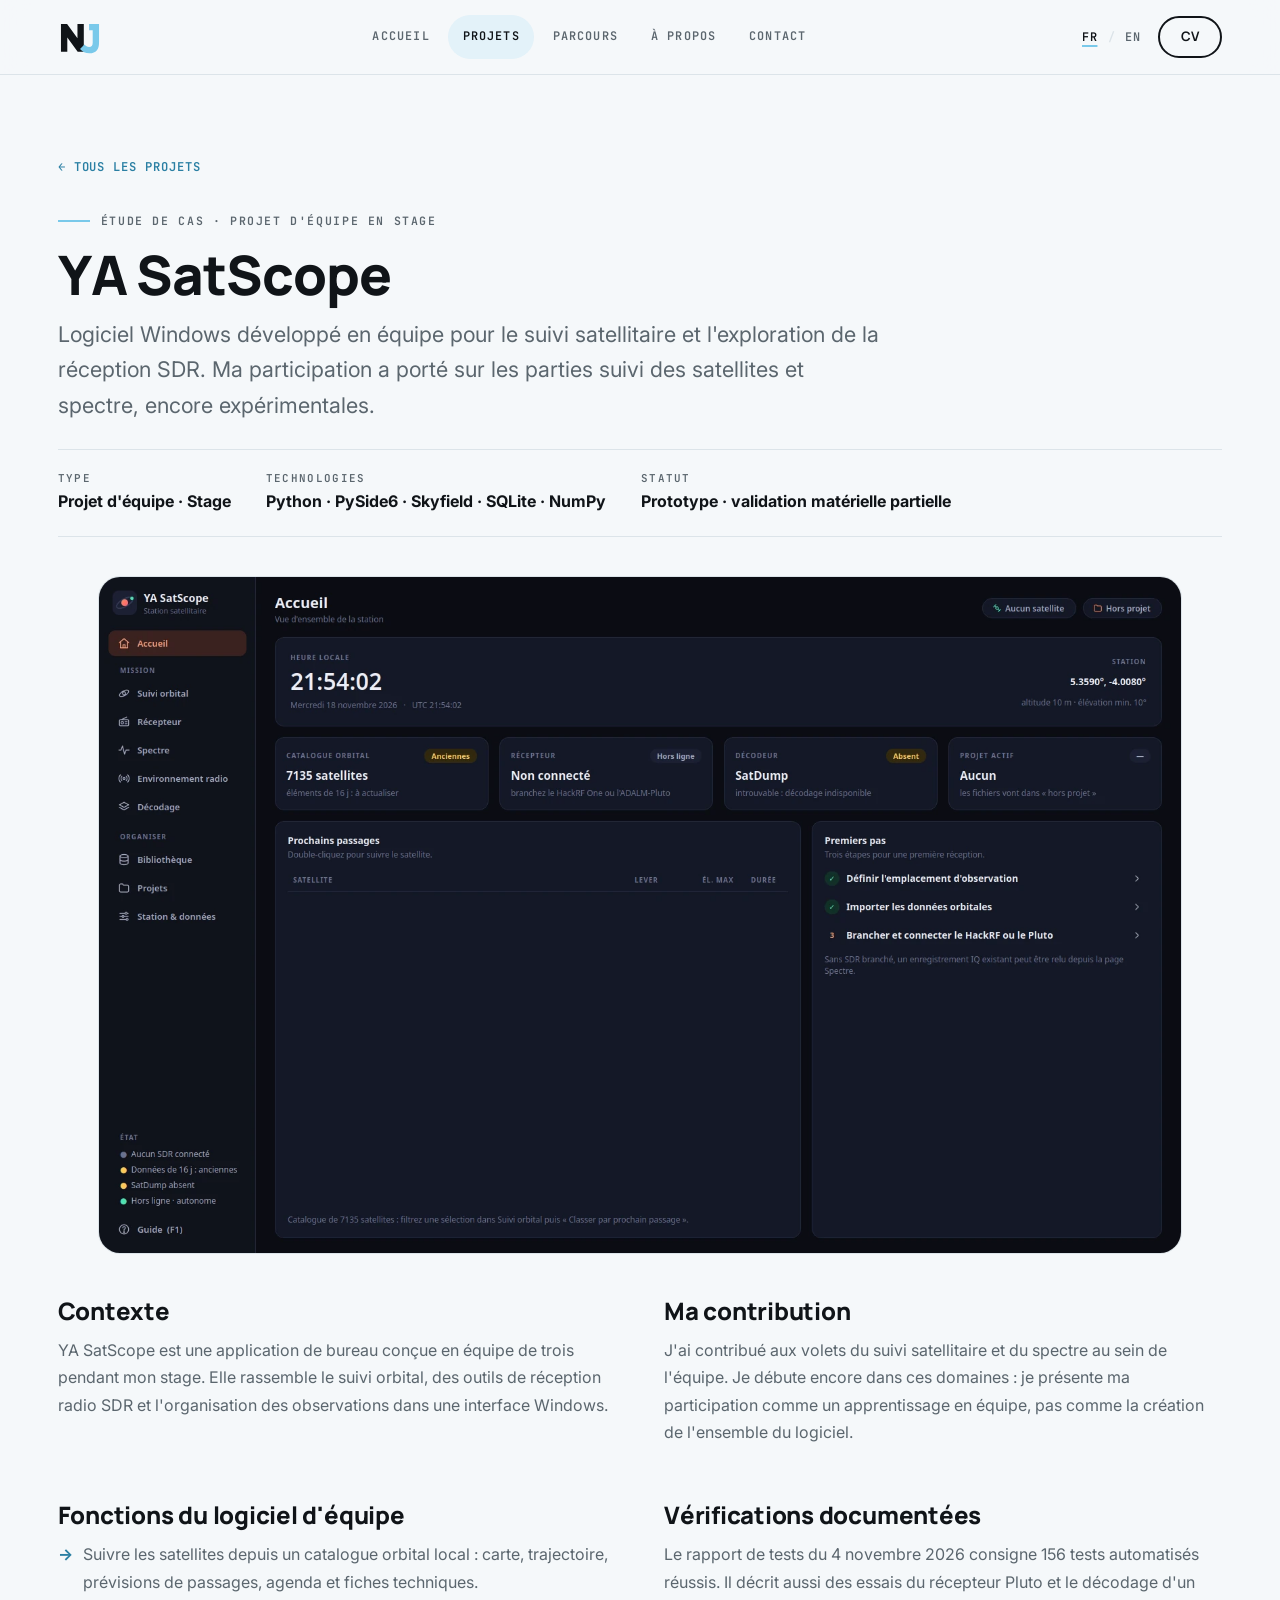
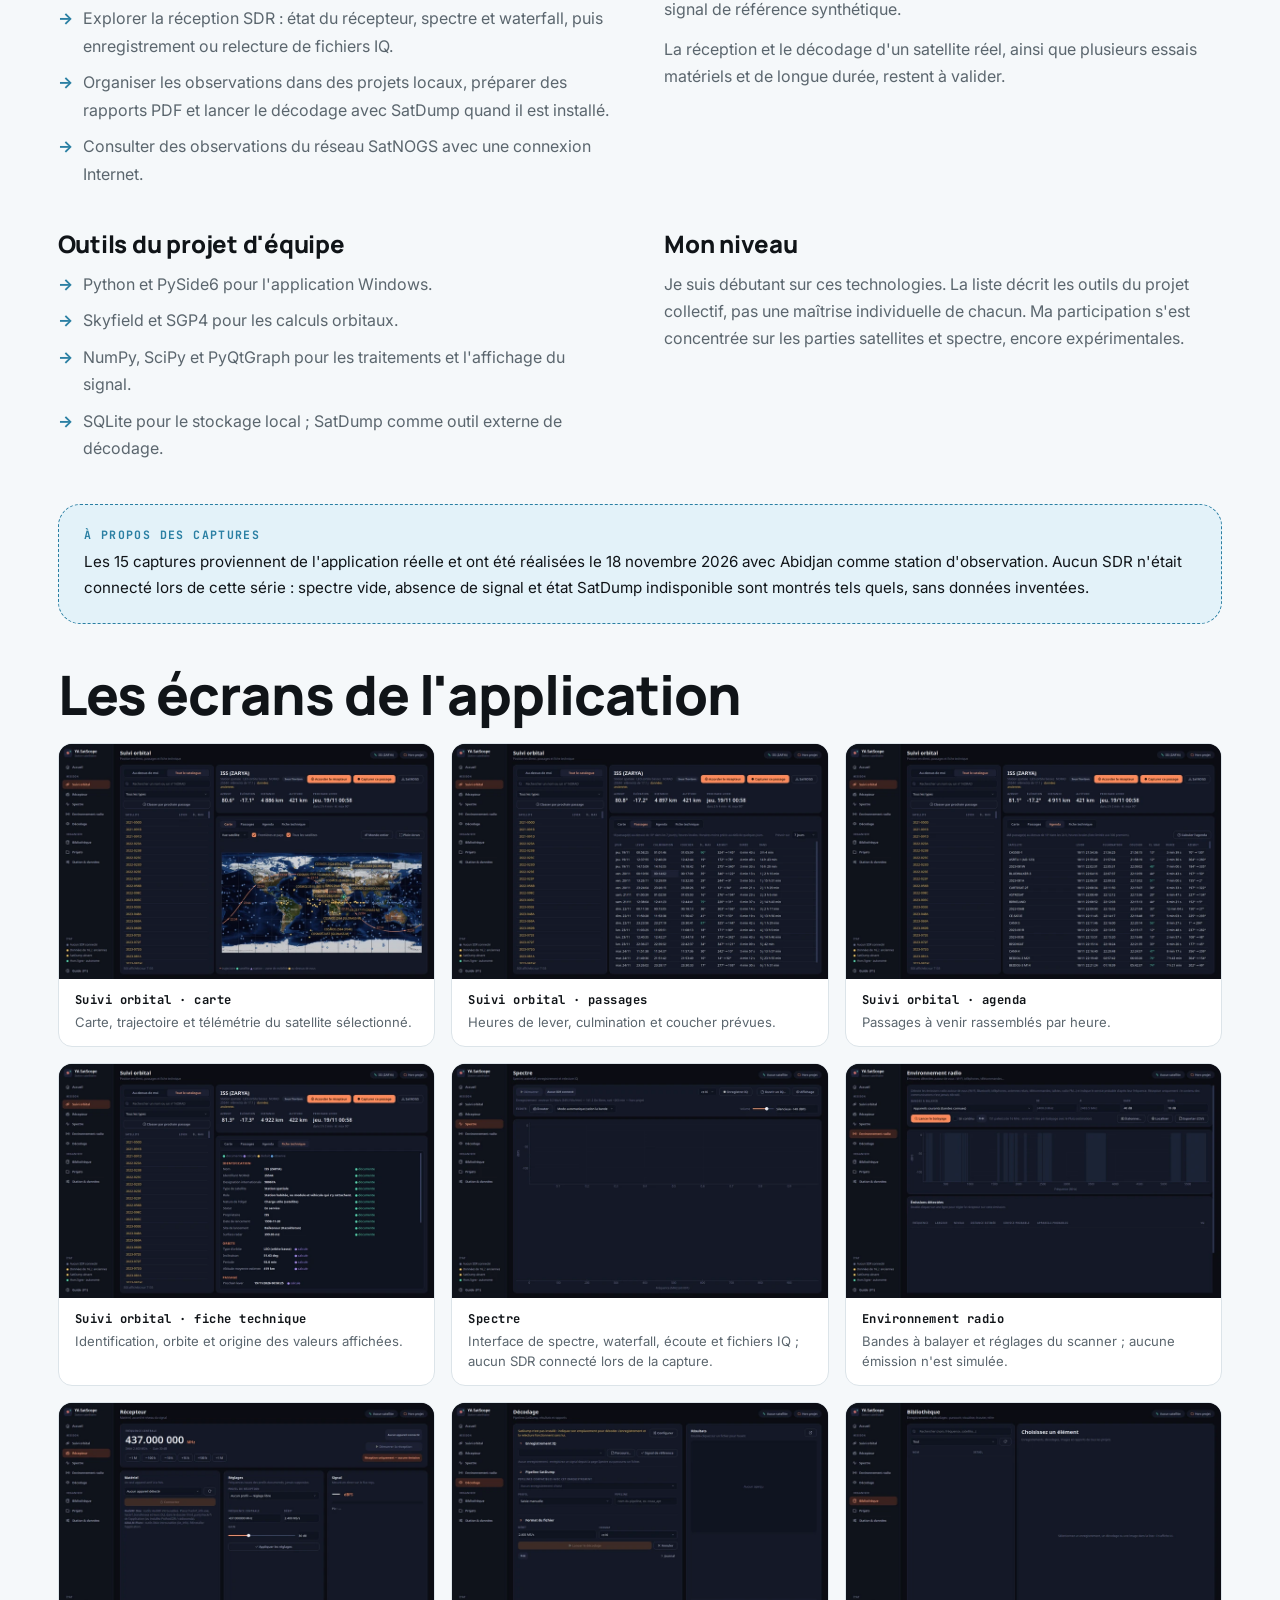
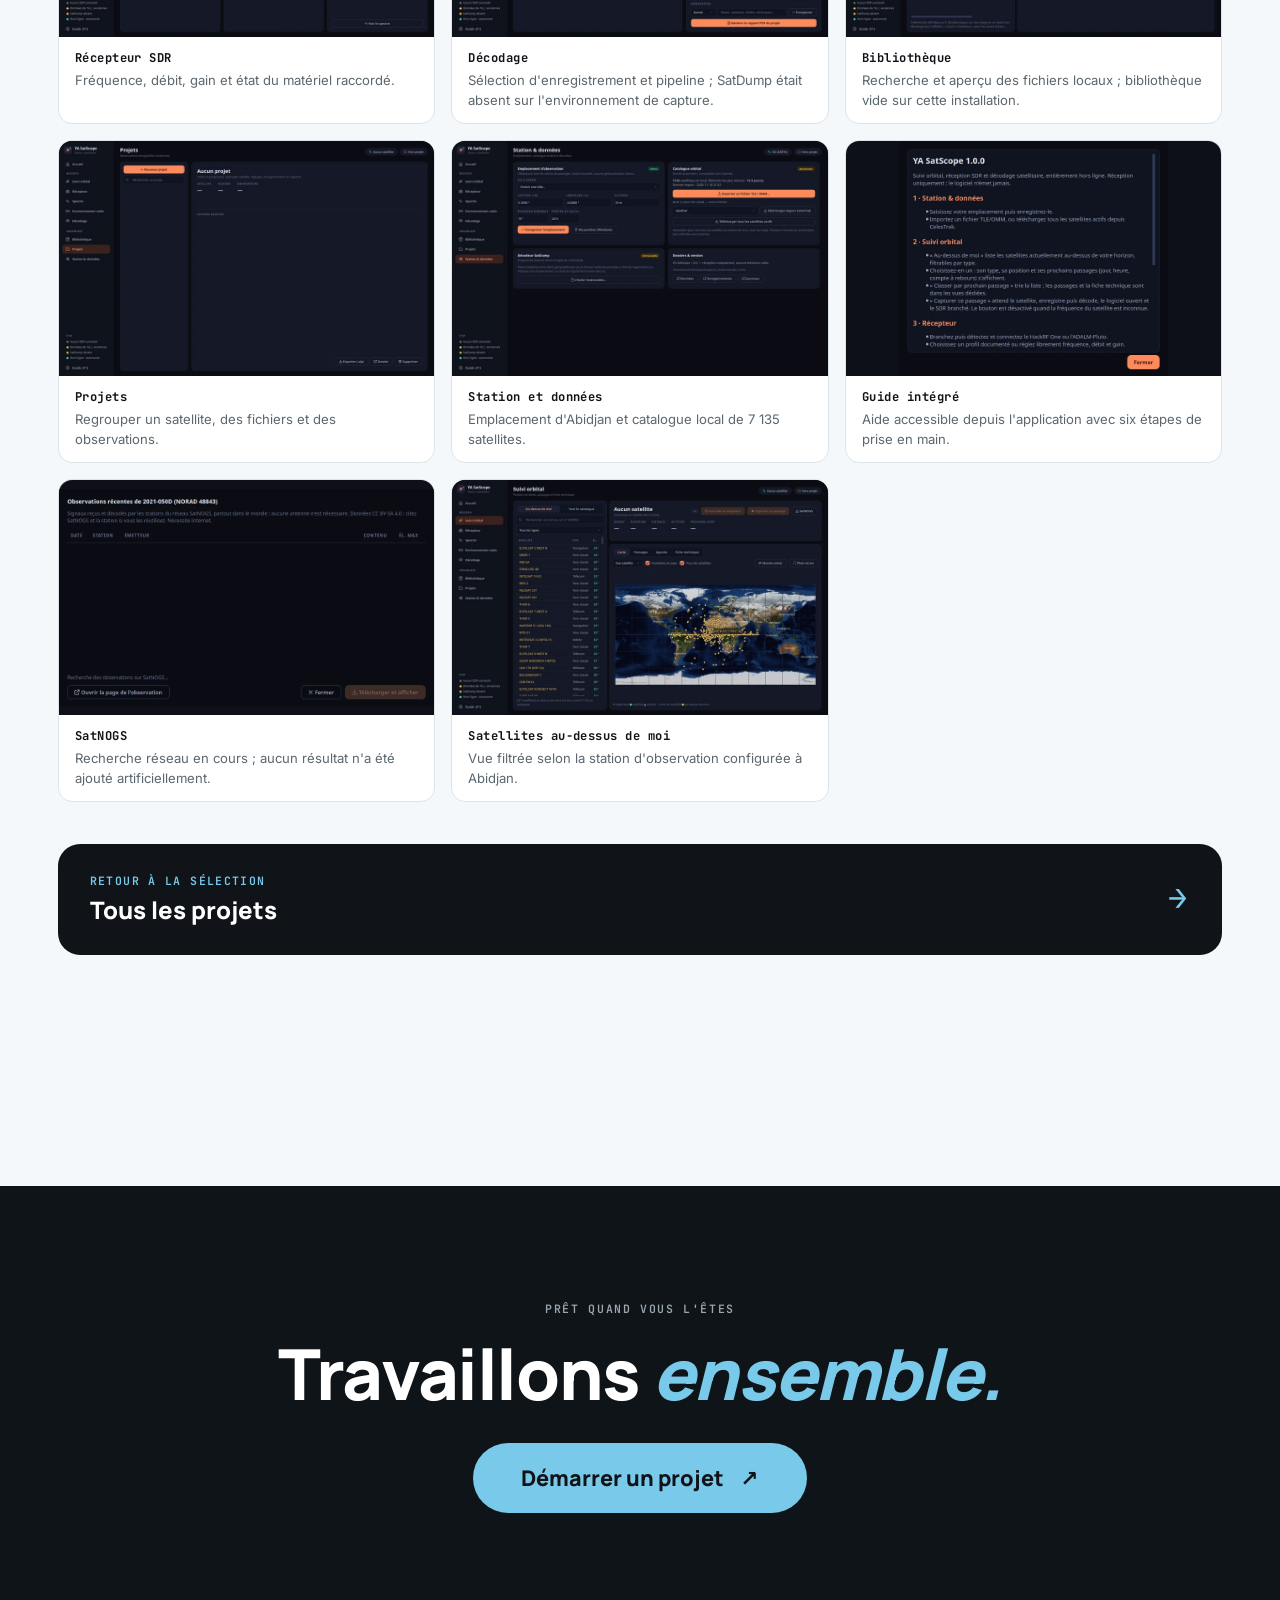
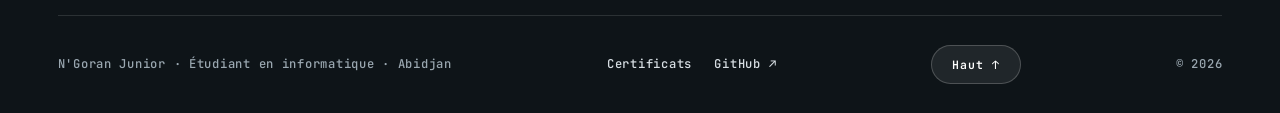
<file: projets/ya-satscope.html>
<!doctype html>
<html lang="fr">
<head>
<meta charset="utf-8">
<meta name="viewport" content="width=device-width, initial-scale=1, viewport-fit=cover">
<title>YA SatScope — Étude de cas | Portfolio N'Goran Junior</title>
<meta name="description" content="YA SatScope : projet d'équipe réalisé pendant un stage, autour du suivi orbital et de la réception SDR. Étude de cas de N'Goran Junior.">
<meta name="theme-color" content="#F5F8FA">
<link rel="icon" type="image/svg+xml" href="../assets/images/logo-nj.svg">
<link rel="preconnect" href="https://fonts.googleapis.com">
<link rel="preconnect" href="https://fonts.gstatic.com" crossorigin>
<link href="https://fonts.googleapis.com/css2?family=Manrope:wght@500;700;800&family=Inter:wght@400;500;600&family=JetBrains+Mono:wght@400;500;700&display=swap" rel="stylesheet">
<link rel="stylesheet" href="../css/style.css">
</head>
<body>
<a class="skip" href="#main" data-i18n="skip">Aller au contenu</a>

<div class="cursor" aria-hidden="true"><span class="cursor-label">VOIR</span></div>

<header class="site-header">
  <div class="wrap nav">
    <a class="brand" href="../index.html" aria-label="N'Goran Junior, accueil">
      <img src="../assets/images/logo-nj.svg" alt="NJ" width="44" height="44">
    </a>
    <ul class="menu" id="menu">
      <li><a href="../index.html" data-i18n="nav.home">Accueil</a></li>
      <li><a href="../pages/projets.html" data-i18n="nav.projects" aria-current="page">Projets</a></li>
      <li><a href="../pages/parcours.html" data-i18n="nav.journey">Parcours</a></li>
      <li><a href="../pages/a-propos.html" data-i18n="nav.about">À propos</a></li>
      <li><a href="../pages/contact.html" data-i18n="nav.contact">Contact</a></li>
    </ul>
    <div class="nav-tools">
      <div class="lang" role="group" aria-label="Langue">
        <button type="button" data-lang="fr" aria-pressed="true">FR</button><span aria-hidden="true">/</span><button type="button" data-lang="en" aria-pressed="false">EN</button>
      </div>
      <a class="btn btn-line" data-magnet href="../assets/cv/CV_NGoran_Junior.pdf" target="_blank" rel="noopener" style="padding:.8rem 1.3rem" data-i18n="nav.cv">CV</a>
      <button class="burger" type="button" aria-expanded="false" aria-controls="menu" aria-label="Menu"><span class="burger-icon" aria-hidden="true"><span></span><span></span><span></span></span></button>
    </div>
  </div>
</header>

<main id="main">
  <div class="wrap page-hero" style="padding-bottom:0">
    <a class="back-link" href="../pages/projets.html" data-i18n="back.projects">← Tous les projets</a>
    <header class="case-head">
      <p class="kicker" data-i18n="ys.kicker">Étude de cas · Projet d'équipe en stage</p>
      <h1>YA SatScope</h1>
      <p class="lead" data-i18n="ys.lead">Logiciel Windows développé en équipe pour le suivi satellitaire et l'exploration de la réception SDR. Ma participation a porté sur les parties suivi des satellites et spectre, encore expérimentales.</p>
      <dl class="case-meta">
        <div><dt data-i18n="c.type.l">Type</dt><dd data-i18n="ys.type">Projet d'équipe · Stage</dd></div>
        <div><dt data-i18n="c.stack.l">Technologies</dt><dd>Python · PySide6 · Skyfield · SQLite · NumPy</dd></div>
        <div><dt data-i18n="c.status.l">Statut</dt><dd data-i18n="ys.status">Prototype · validation matérielle partielle</dd></div>
      </dl>
    </header>
  </div>

  <section class="block" style="padding-top:0">
    <div class="wrap">
      <figure class="case-cover reveal">
        <img src="../assets/images/ya-satscope/01-accueil.webp" srcset="../assets/images/ya-satscope/01-accueil-mobile.webp 800w, ../assets/images/ya-satscope/01-accueil.webp 1600w" sizes="(max-width: 760px) 100vw, 1280px" alt="Accueil de YA SatScope : état de la station, catalogue orbital et premiers pas" data-alt-en="YA SatScope home screen with station status, orbital catalogue and setup steps" width="1600" height="1000" fetchpriority="high" decoding="async">
      </figure>

      <div class="case-grid">
        <div class="case-block reveal">
          <h2 data-i18n="ys.contextTitle">Contexte</h2>
          <p data-i18n="ys.context">YA SatScope est une application de bureau conçue en équipe de trois pendant mon stage. Elle rassemble le suivi orbital, des outils de réception radio SDR et l'organisation des observations dans une interface Windows.</p>
        </div>
        <div class="case-block reveal" style="--d:.1s">
          <h2 data-i18n="ys.roleTitle">Ma contribution</h2>
          <p data-i18n="ys.role">J'ai contribué aux volets du suivi satellitaire et du spectre au sein de l'équipe. Je débute encore dans ces domaines : je présente ma participation comme un apprentissage en équipe, pas comme la création de l'ensemble du logiciel.</p>
        </div>
      </div>

      <div class="case-grid">
        <div class="case-block reveal">
          <h2 data-i18n="ys.featuresTitle">Fonctions du logiciel d'équipe</h2>
          <ul>
            <li data-i18n="ys.feature1">Suivre les satellites depuis un catalogue orbital local : carte, trajectoire, prévisions de passages, agenda et fiches techniques.</li>
            <li data-i18n="ys.feature2">Explorer la réception SDR : état du récepteur, spectre et waterfall, puis enregistrement ou relecture de fichiers IQ.</li>
            <li data-i18n="ys.feature3">Organiser les observations dans des projets locaux, préparer des rapports PDF et lancer le décodage avec SatDump quand il est installé.</li>
            <li data-i18n="ys.feature4">Consulter des observations du réseau SatNOGS avec une connexion Internet.</li>
          </ul>
        </div>
        <div class="case-block reveal" style="--d:.1s">
          <h2 data-i18n="ys.validationTitle">Vérifications documentées</h2>
          <p data-i18n="ys.validation">Le rapport de tests du 4 novembre 2026 consigne 156 tests automatisés réussis. Il décrit aussi des essais du récepteur Pluto et le décodage d'un signal de référence synthétique.</p>
          <p data-i18n="ys.validationLimit">La réception et le décodage d'un satellite réel, ainsi que plusieurs essais matériels et de longue durée, restent à valider.</p>
        </div>
      </div>

      <div class="case-grid">
        <div class="case-block reveal">
          <h2 data-i18n="ys.stackTitle">Outils du projet d'équipe</h2>
          <ul>
            <li data-i18n="ys.stack1">Python et PySide6 pour l'application Windows.</li>
            <li data-i18n="ys.stack2">Skyfield et SGP4 pour les calculs orbitaux.</li>
            <li data-i18n="ys.stack3">NumPy, SciPy et PyQtGraph pour les traitements et l'affichage du signal.</li>
            <li data-i18n="ys.stack4">SQLite pour le stockage local ; SatDump comme outil externe de décodage.</li>
          </ul>
        </div>
        <div class="case-block reveal" style="--d:.1s">
          <h2 data-i18n="ys.levelTitle">Mon niveau</h2>
          <p data-i18n="ys.level">Je suis débutant sur ces technologies. La liste décrit les outils du projet collectif, pas une maîtrise individuelle de chacun. Ma participation s'est concentrée sur les parties satellites et spectre, encore expérimentales.</p>
        </div>
      </div>

      <aside class="disclaimer reveal">
        <strong data-i18n="ys.captureNoteTitle">À propos des captures</strong>
        <span data-i18n="ys.captureNote">Les 15 captures proviennent de l'application réelle et ont été réalisées le 18 novembre 2026 avec Abidjan comme station d'observation. Aucun SDR n'était connecté lors de cette série : spectre vide, absence de signal et état SatDump indisponible sont montrés tels quels, sans données inventées.</span>
      </aside>

      <h2 class="case-gallery-title" data-i18n="ys.galleryTitle">Les écrans de l'application</h2>
      <div class="case-gallery">
        <figure class="case-shot reveal">
          <a href="../assets/images/ya-satscope/02-suivi-orbital-carte.webp" target="_blank" rel="noopener">
            <img src="../assets/images/ya-satscope/02-suivi-orbital-carte.webp" srcset="../assets/images/ya-satscope/02-suivi-orbital-carte-mobile.webp 800w, ../assets/images/ya-satscope/02-suivi-orbital-carte.webp 1600w" sizes="(max-width: 760px) 100vw, (max-width: 1280px) 33vw, 426px" alt="Suivi orbital : carte du monde avec trajectoire et position de l'ISS" data-alt-en="Orbital tracking map showing the ISS trajectory and position" width="1600" height="1000" loading="lazy" decoding="async">
            <figcaption><strong data-i18n="ys.shot02Title">Suivi orbital · carte</strong><span data-i18n="ys.shot02Text">Carte, trajectoire et télémétrie du satellite sélectionné.</span></figcaption>
          </a>
        </figure>
        <figure class="case-shot reveal">
          <a href="../assets/images/ya-satscope/03-suivi-orbital-passages.webp" target="_blank" rel="noopener">
            <img src="../assets/images/ya-satscope/03-suivi-orbital-passages.webp" srcset="../assets/images/ya-satscope/03-suivi-orbital-passages-mobile.webp 800w, ../assets/images/ya-satscope/03-suivi-orbital-passages.webp 1600w" sizes="(max-width: 760px) 100vw, (max-width: 1280px) 33vw, 426px" alt="Prévisions de passages de l'ISS au-dessus de la station d'observation" data-alt-en="ISS pass predictions over the observation station" width="1600" height="1000" loading="lazy" decoding="async">
            <figcaption><strong data-i18n="ys.shot03Title">Suivi orbital · passages</strong><span data-i18n="ys.shot03Text">Heures de lever, culmination et coucher prévues.</span></figcaption>
          </a>
        </figure>
        <figure class="case-shot reveal">
          <a href="../assets/images/ya-satscope/04-suivi-orbital-agenda.webp" target="_blank" rel="noopener">
            <img src="../assets/images/ya-satscope/04-suivi-orbital-agenda.webp" srcset="../assets/images/ya-satscope/04-suivi-orbital-agenda-mobile.webp 800w, ../assets/images/ya-satscope/04-suivi-orbital-agenda.webp 1600w" sizes="(max-width: 760px) 100vw, (max-width: 1280px) 33vw, 426px" alt="Agenda chronologique des prochains passages de satellites" data-alt-en="Chronological schedule of upcoming satellite passes" width="1600" height="1000" loading="lazy" decoding="async">
            <figcaption><strong data-i18n="ys.shot04Title">Suivi orbital · agenda</strong><span data-i18n="ys.shot04Text">Passages à venir rassemblés par heure.</span></figcaption>
          </a>
        </figure>
        <figure class="case-shot reveal">
          <a href="../assets/images/ya-satscope/05-suivi-orbital-fiche-technique.webp" target="_blank" rel="noopener">
            <img src="../assets/images/ya-satscope/05-suivi-orbital-fiche-technique.webp" srcset="../assets/images/ya-satscope/05-suivi-orbital-fiche-technique-mobile.webp 800w, ../assets/images/ya-satscope/05-suivi-orbital-fiche-technique.webp 1600w" sizes="(max-width: 760px) 100vw, (max-width: 1280px) 33vw, 426px" alt="Fiche technique de l'ISS avec les origines des données affichées" data-alt-en="ISS technical sheet showing the source of displayed data" width="1600" height="1000" loading="lazy" decoding="async">
            <figcaption><strong data-i18n="ys.shot05Title">Suivi orbital · fiche technique</strong><span data-i18n="ys.shot05Text">Identification, orbite et origine des valeurs affichées.</span></figcaption>
          </a>
        </figure>
        <figure class="case-shot reveal">
          <a href="../assets/images/ya-satscope/06-spectre.webp" target="_blank" rel="noopener">
            <img src="../assets/images/ya-satscope/06-spectre.webp" srcset="../assets/images/ya-satscope/06-spectre-mobile.webp 800w, ../assets/images/ya-satscope/06-spectre.webp 1600w" sizes="(max-width: 760px) 100vw, (max-width: 1280px) 33vw, 426px" alt="Page Spectre, sans signal parce qu'aucun récepteur SDR n'était connecté" data-alt-en="Spectrum page without a signal because no SDR receiver was connected" width="1600" height="1000" loading="lazy" decoding="async">
            <figcaption><strong data-i18n="ys.shot06Title">Spectre</strong><span data-i18n="ys.shot06Text">Interface de spectre, waterfall, écoute et fichiers IQ ; aucun SDR connecté lors de la capture.</span></figcaption>
          </a>
        </figure>
        <figure class="case-shot reveal">
          <a href="../assets/images/ya-satscope/07-environnement-radio.webp" target="_blank" rel="noopener">
            <img src="../assets/images/ya-satscope/07-environnement-radio.webp" srcset="../assets/images/ya-satscope/07-environnement-radio-mobile.webp 800w, ../assets/images/ya-satscope/07-environnement-radio.webp 1600w" sizes="(max-width: 760px) 100vw, (max-width: 1280px) 33vw, 426px" alt="Scanner d'environnement radio avec bandes et préréglages" data-alt-en="Radio environment scanner with frequency bands and presets" width="1600" height="1000" loading="lazy" decoding="async">
            <figcaption><strong data-i18n="ys.shot07Title">Environnement radio</strong><span data-i18n="ys.shot07Text">Bandes à balayer et réglages du scanner ; aucune émission n'est simulée.</span></figcaption>
          </a>
        </figure>
        <figure class="case-shot reveal">
          <a href="../assets/images/ya-satscope/08-recepteur.webp" target="_blank" rel="noopener">
            <img src="../assets/images/ya-satscope/08-recepteur.webp" srcset="../assets/images/ya-satscope/08-recepteur-mobile.webp 800w, ../assets/images/ya-satscope/08-recepteur.webp 1600w" sizes="(max-width: 760px) 100vw, (max-width: 1280px) 33vw, 426px" alt="Réglages et état de connexion du récepteur SDR" data-alt-en="SDR receiver settings and connection status" width="1600" height="1000" loading="lazy" decoding="async">
            <figcaption><strong data-i18n="ys.shot08Title">Récepteur SDR</strong><span data-i18n="ys.shot08Text">Fréquence, débit, gain et état du matériel raccordé.</span></figcaption>
          </a>
        </figure>
        <figure class="case-shot reveal">
          <a href="../assets/images/ya-satscope/09-decodage.webp" target="_blank" rel="noopener">
            <img src="../assets/images/ya-satscope/09-decodage.webp" srcset="../assets/images/ya-satscope/09-decodage-mobile.webp 800w, ../assets/images/ya-satscope/09-decodage.webp 1600w" sizes="(max-width: 760px) 100vw, (max-width: 1280px) 33vw, 426px" alt="Page Décodage indiquant que SatDump est absent dans l'environnement de capture" data-alt-en="Decoding page showing SatDump unavailable in the capture environment" width="1600" height="1000" loading="lazy" decoding="async">
            <figcaption><strong data-i18n="ys.shot09Title">Décodage</strong><span data-i18n="ys.shot09Text">Sélection d'enregistrement et pipeline ; SatDump était absent sur l'environnement de capture.</span></figcaption>
          </a>
        </figure>
        <figure class="case-shot reveal">
          <a href="../assets/images/ya-satscope/10-bibliotheque.webp" target="_blank" rel="noopener">
            <img src="../assets/images/ya-satscope/10-bibliotheque.webp" srcset="../assets/images/ya-satscope/10-bibliotheque-mobile.webp 800w, ../assets/images/ya-satscope/10-bibliotheque.webp 1600w" sizes="(max-width: 760px) 100vw, (max-width: 1280px) 33vw, 426px" alt="Bibliothèque des enregistrements et décodages, vide sur cette installation" data-alt-en="Recording and decoding library, empty in this installation" width="1600" height="1000" loading="lazy" decoding="async">
            <figcaption><strong data-i18n="ys.shot10Title">Bibliothèque</strong><span data-i18n="ys.shot10Text">Recherche et aperçu des fichiers locaux ; bibliothèque vide sur cette installation.</span></figcaption>
          </a>
        </figure>
        <figure class="case-shot reveal">
          <a href="../assets/images/ya-satscope/11-projets.webp" target="_blank" rel="noopener">
            <img src="../assets/images/ya-satscope/11-projets.webp" srcset="../assets/images/ya-satscope/11-projets-mobile.webp 800w, ../assets/images/ya-satscope/11-projets.webp 1600w" sizes="(max-width: 760px) 100vw, (max-width: 1280px) 33vw, 426px" alt="Gestion des projets d'observation dans YA SatScope" data-alt-en="Observation project management in YA SatScope" width="1600" height="1000" loading="lazy" decoding="async">
            <figcaption><strong data-i18n="ys.shot11Title">Projets</strong><span data-i18n="ys.shot11Text">Regrouper un satellite, des fichiers et des observations.</span></figcaption>
          </a>
        </figure>
        <figure class="case-shot reveal">
          <a href="../assets/images/ya-satscope/12-parametres-station-donnees.webp" target="_blank" rel="noopener">
            <img src="../assets/images/ya-satscope/12-parametres-station-donnees.webp" srcset="../assets/images/ya-satscope/12-parametres-station-donnees-mobile.webp 800w, ../assets/images/ya-satscope/12-parametres-station-donnees.webp 1600w" sizes="(max-width: 760px) 100vw, (max-width: 1280px) 33vw, 426px" alt="Paramètres de station configurés pour Abidjan et état du catalogue orbital" data-alt-en="Station settings for Abidjan and orbital catalogue status" width="1600" height="1000" loading="lazy" decoding="async">
            <figcaption><strong data-i18n="ys.shot12Title">Station et données</strong><span data-i18n="ys.shot12Text">Emplacement d'Abidjan et catalogue local de 7 135 satellites.</span></figcaption>
          </a>
        </figure>
        <figure class="case-shot reveal">
          <a href="../assets/images/ya-satscope/13-guide.webp" target="_blank" rel="noopener">
            <img src="../assets/images/ya-satscope/13-guide.webp" alt="Guide intégré de YA SatScope présentant les étapes de démarrage" data-alt-en="YA SatScope built-in guide with the setup steps" width="640" height="560" loading="lazy" decoding="async">
            <figcaption><strong data-i18n="ys.shot13Title">Guide intégré</strong><span data-i18n="ys.shot13Text">Aide accessible depuis l'application avec six étapes de prise en main.</span></figcaption>
          </a>
        </figure>
        <figure class="case-shot reveal">
          <a href="../assets/images/ya-satscope/14-satnogs.webp" target="_blank" rel="noopener">
            <img src="../assets/images/ya-satscope/14-satnogs.webp" alt="Dialogue SatNOGS pendant la recherche d'observations réseau" data-alt-en="SatNOGS dialog while searching for network observations" width="900" height="520" loading="lazy" decoding="async">
            <figcaption><strong data-i18n="ys.shot14Title">SatNOGS</strong><span data-i18n="ys.shot14Text">Recherche réseau en cours ; aucun résultat n'a été ajouté artificiellement.</span></figcaption>
          </a>
        </figure>
        <figure class="case-shot reveal">
          <a href="../assets/images/ya-satscope/15-suivi-orbital-au-dessus-de-moi.webp" target="_blank" rel="noopener">
            <img src="../assets/images/ya-satscope/15-suivi-orbital-au-dessus-de-moi.webp" srcset="../assets/images/ya-satscope/15-suivi-orbital-au-dessus-de-moi-mobile.webp 800w, ../assets/images/ya-satscope/15-suivi-orbital-au-dessus-de-moi.webp 1600w" sizes="(max-width: 760px) 100vw, (max-width: 1280px) 33vw, 426px" alt="Vue des satellites actuellement au-dessus de l'horizon d'Abidjan" data-alt-en="View of satellites currently above the horizon in Abidjan" width="1600" height="1000" loading="lazy" decoding="async">
            <figcaption><strong data-i18n="ys.shot15Title">Satellites au-dessus de moi</strong><span data-i18n="ys.shot15Text">Vue filtrée selon la station d'observation configurée à Abidjan.</span></figcaption>
          </a>
        </figure>
      </div>

      <a class="next-case reveal" href="../pages/projets.html" data-cursor="VOIR">
        <div><span data-i18n="ys.backLabel">Retour à la sélection</span><b data-i18n="ys.backTitle">Tous les projets</b></div>
        <span class="arr" aria-hidden="true">→</span>
      </a>
    </div>
  </section>
</main>

<footer class="site-footer">
  <div class="wrap footer-cta">
    <p class="kicker" data-i18n="ft.kicker">Prêt quand vous l'êtes</p>
    <h2><span data-i18n="ft.t1">Travaillons</span> <em data-i18n="ft.t2">ensemble.</em></h2>
    <a class="btn-giant" data-magnet data-cursor="GO" href="../pages/contact.html"><span data-i18n="ft.cta">Démarrer un projet</span><span aria-hidden="true">↗</span></a>
  </div>
  <div class="wrap footer-in">
    <span>N'Goran Junior · <span data-i18n="foot.role">Étudiant en informatique</span> · Abidjan</span>
    <nav><a href="../pages/certificats.html" data-i18n="foot.certs">Certificats</a><a href="https://github.com/njdev154" target="_blank" rel="noopener">GitHub ↗</a></nav>
    <button class="to-top" type="button" data-i18n="foot.top">Haut ↑</button>
    <span>© <span id="year">2026</span></span>
  </div>
</footer>

<script>
window.PF_TITLE_FR = "YA SatScope — Étude de cas | Portfolio N'Goran Junior";
window.PF_TITLE_EN = "YA SatScope — Case study | N'Goran Junior's portfolio";
window.PF_PAGE_EN = {
  "ys.kicker": "Case study · Team project during internship",
  "ys.lead": "A Windows desktop application built by a team to explore satellite tracking and SDR reception. My contribution covered satellite tracking and spectrum features, which remain experimental.",
  "ys.type": "Team project · Internship",
  "ys.status": "Prototype · hardware validation in progress",
  "ys.contextTitle": "Context",
  "ys.context": "YA SatScope is a desktop application built by a team of three during my internship. It brings orbital tracking, SDR radio-reception tools and observation records together in a Windows interface.",
  "ys.roleTitle": "My contribution",
  "ys.role": "I contributed to the satellite-tracking and spectrum areas as part of the team. I am still a beginner in these fields: I describe my involvement as team-based learning, not as sole authorship of the software.",
  "ys.featuresTitle": "Team software features",
  "ys.feature1": "Track satellites from a local orbital catalogue: map, trajectory, pass predictions, schedule and technical sheets.",
  "ys.feature2": "Explore SDR reception: receiver status, spectrum and waterfall, then record or replay IQ files.",
  "ys.feature3": "Organize observations in local projects, prepare PDF reports and run decoding with SatDump when installed.",
  "ys.feature4": "Consult observations from the SatNOGS network with an internet connection.",
  "ys.stackTitle": "Tools used by the team",
  "ys.stack1": "Python and PySide6 for the Windows application.",
  "ys.stack2": "Skyfield and SGP4 for orbital calculations.",
  "ys.stack3": "NumPy, SciPy and PyQtGraph for signal processing and display.",
  "ys.stack4": "SQLite for local storage; SatDump as an external decoding tool.",
  "ys.levelTitle": "My current level",
  "ys.level": "I am a beginner with these technologies. This list describes the team's stack, not individual mastery of every tool. My contribution focused on the satellite and spectrum areas, which remain experimental.",
  "ys.validationTitle": "Documented checks",
  "ys.validation": "The November 4, 2026 test report records 156 automated tests passing. It also documents Pluto receiver tests and decoding of a synthetic reference signal.",
  "ys.validationLimit": "Reception and decoding of a real satellite, along with several hardware and long-duration tests, still need validation.",
  "ys.captureNoteTitle": "About these screenshots",
  "ys.captureNote": "All 15 captures come from the real application and were made on November 18, 2026, with Abidjan as the observation station. No SDR was connected during this capture session: the empty spectrum, lack of detected signal and unavailable SatDump state are shown as they were, without fabricated data.",
  "ys.galleryTitle": "Application screens",
  "ys.shot02Title": "Orbital tracking · map",
  "ys.shot02Text": "Map, trajectory and telemetry for the selected satellite.",
  "ys.shot03Title": "Orbital tracking · passes",
  "ys.shot03Text": "Predicted rise, culmination and set times.",
  "ys.shot04Title": "Orbital tracking · schedule",
  "ys.shot04Text": "Upcoming passes listed by time.",
  "ys.shot05Title": "Orbital tracking · technical sheet",
  "ys.shot05Text": "Satellite identity, orbit and sources of displayed values.",
  "ys.shot06Title": "Spectrum",
  "ys.shot06Text": "Spectrum, waterfall, audio and IQ-file controls; no SDR was connected for this capture.",
  "ys.shot07Title": "Radio environment",
  "ys.shot07Text": "Frequency bands and scanner settings; no emission is simulated.",
  "ys.shot08Title": "SDR receiver",
  "ys.shot08Text": "Frequency, sample rate, gain and connected-device status.",
  "ys.shot09Title": "Decoding",
  "ys.shot09Text": "Recording and pipeline selection; SatDump was unavailable in the capture environment.",
  "ys.shot10Title": "Library",
  "ys.shot10Text": "Search and preview of local files; the library was empty in this installation.",
  "ys.shot11Title": "Projects",
  "ys.shot11Text": "Group a satellite, files and observations.",
  "ys.shot12Title": "Station and data",
  "ys.shot12Text": "Abidjan location and local catalogue of 7,135 satellites.",
  "ys.shot13Title": "Built-in guide",
  "ys.shot13Text": "In-app help with six setup steps.",
  "ys.shot14Title": "SatNOGS",
  "ys.shot14Text": "Network search in progress; no results were fabricated.",
  "ys.shot15Title": "Satellites above me",
  "ys.shot15Text": "View filtered for the observation station set to Abidjan.",
  "ys.backLabel": "Back to the selection",
  "ys.backTitle": "All projects",
  "ft.kicker": "Ready when you are",
  "ft.t1": "Let's work", "ft.t2": "together.",
  "ft.cta": "Start a project"
};
</script>
<script src="../js/main.js" defer></script>
</body>
</html>
</file>
<file: css/style.css>
/* ============================================================
   Portfolio N'Goran Junior
   Direction : éditoriale claire, images nettes et motion léger
   ============================================================ */

/* ---------- 1. Tokens ---------- */
:root{
  --bg:#F5F8FA;
  --surface:#FFFFFF;
  --ink:#101418;
  --muted:#5B666E;
  --line:#DCE4E9;
  --accent:#2A7FA3;          /* bleu profond : texte, liens */
  --accent-bright:#79C9EA;   /* bleu signature : motion, détails */
  --accent-soft:#E3F2F9;
  --dark:#0E1418;            /* footer */
  --ok:#1E9E6A;
  --warn:#C77E1F;
  --font-title:"Manrope",system-ui,-apple-system,"Segoe UI",sans-serif;
  --font-body:"Inter",system-ui,-apple-system,"Segoe UI",sans-serif;
  --font-mono:"JetBrains Mono",ui-monospace,SFMono-Regular,Consolas,monospace;
  --fs-hero:clamp(2.6rem,6.2vw,5.2rem);
  --fs-h2:clamp(2rem,4.4vw,3.4rem);
  --fs-lead:clamp(1.1rem,1.8vw,1.35rem);
  --pad:clamp(1.25rem,4.5vw,4rem);
  --section:clamp(4.5rem,9vw,8rem);
  --max:1240px;
  --radius:22px;
  --ease:cubic-bezier(.2,.7,.2,1);
  --ease-expo:cubic-bezier(.7,0,.2,1);
}

/* ---------- 2. Base ---------- */
*,*::before,*::after{box-sizing:border-box}
html{scroll-behavior:smooth}
html.lock{overflow:hidden}
body{
  margin:0;background:var(--bg);color:var(--ink);
  font:400 1rem/1.7 var(--font-body);
  -webkit-font-smoothing:antialiased;text-rendering:optimizeLegibility;
  overflow-x:hidden;
}
img{display:block;max-width:100%;height:auto}
a{color:var(--accent);text-underline-offset:.22em}
a:hover{text-decoration-thickness:2px}
button{font:inherit;touch-action:manipulation}
:focus-visible{outline:2.5px solid var(--accent);outline-offset:4px;border-radius:6px}
::selection{background:var(--accent-bright);color:var(--ink)}

.wrap{width:min(var(--max),calc(100% - var(--pad)*2));margin-inline:auto}
.skip{position:absolute;z-index:200;top:10px;left:10px;padding:.7rem 1rem;background:var(--surface);color:var(--ink);border-radius:10px;transform:translateY(-200%)}
.skip:focus{transform:none}

/* Micro-labels éditoriaux */
.kicker{
  font:600 .72rem/1.6 var(--font-mono);letter-spacing:.14em;
  text-transform:uppercase;color:var(--muted);
  display:flex;align-items:center;gap:.7rem;
}
.kicker::before{content:"";width:2rem;height:2px;background:var(--accent-bright);flex:none}
.sec-head{margin-bottom:clamp(2rem,4vw,3.2rem)}
.sec-head h2{
  font:800 var(--fs-h2)/1.08 var(--font-title);letter-spacing:-.02em;
  margin:.9rem 0 .6rem;max-width:16ch;transition:translate .25s var(--ease);
}
.sec-head p{color:var(--muted);max-width:62ch;margin:0}
section.block{padding-block:var(--section)}

/* Intro de marque : N puis J, sur la palette réelle du portfolio. */
.intro:not([open]){display:none}
.intro[open]{display:grid}
.intro{
  position:fixed;inset:0;z-index:200;
  width:100%;height:100%;max-width:none;max-height:none;margin:0;padding:2rem;
  border:0;background:transparent;color:var(--ink);
  place-items:center;text-align:center;
}
.intro::backdrop{background:transparent}
.intro::before{content:"";position:absolute;inset:0;z-index:0;background:var(--bg);box-shadow:inset 0 0 0 1px var(--line)}
.intro-inner{position:relative;z-index:1;display:flex;flex-direction:column;align-items:center;max-width:38rem}
.intro-mark{
  display:flex;align-items:baseline;gap:.015em;margin-bottom:1.55rem;
  font:800 clamp(5.5rem,16vw,9rem)/.82 var(--font-title);letter-spacing:-.13em;
}
.intro-letter{display:inline-block}
.intro-letter-n{position:relative;isolation:isolate;color:var(--ink)}
.intro-letter-n::before,.intro-letter-n::after{
  content:"";position:absolute;left:50%;top:88%;z-index:-1;
  width:.24em;height:.08em;border:1.5px solid var(--accent-bright);
  border-radius:50%;opacity:0;pointer-events:none;
  transform:translateX(-50%) scaleX(.2)
}
.intro-letter-j{color:var(--accent)}
.intro-period{color:var(--accent-bright);font-size:.55em;letter-spacing:0}
.intro-kicker{margin:0 0 .65rem;color:var(--accent);font:600 .68rem/1.5 var(--font-mono);letter-spacing:.16em;text-transform:uppercase}
.intro-logo{margin:0;font:800 clamp(2.3rem,7vw,4.2rem)/1.05 var(--font-title);letter-spacing:-.05em}
.intro-logo em{color:var(--accent);font-style:normal}
.intro-sub{margin:.85rem 0 0;color:var(--muted);font-size:.92rem}
.intro-rule{width:3.5rem;height:3px;margin-top:1.7rem;border-radius:99px;background:var(--accent-bright);transform:scaleX(0);transform-origin:center}
.intro.is-entering .intro-letter-n{animation:intro-n-in 1.05s var(--ease-expo) both}
.intro.is-entering .intro-letter-n::before{animation:intro-ripple 1s ease-out .82s both}
.intro.is-entering .intro-letter-n::after{animation:intro-ripple 1s ease-out 1.05s both}
.intro.is-entering .intro-letter-j{animation:intro-j-in .78s var(--ease-expo) 1.02s both}
.intro.is-entering .intro-period{animation:intro-dot-in .34s var(--ease) 1.72s both}
.intro.is-entering .intro-kicker{animation:intro-item-in .48s var(--ease-expo) 1.92s both}
.intro.is-entering .intro-logo{animation:intro-item-in .58s var(--ease-expo) 2.16s both}
.intro.is-entering .intro-sub{animation:intro-item-in .52s var(--ease-expo) 2.48s both}
.intro.is-entering .intro-rule{animation:intro-rule-in .5s var(--ease-expo) 2.76s both}
.intro.is-leaving::before{animation:intro-bg-out .65s ease forwards}
.intro.is-leaving .intro-inner{animation:intro-content-out .5s ease forwards}
@keyframes intro-n-in{
  0%{opacity:0;transform:translateY(-.8em) scale(.94)}
  62%{opacity:1;transform:translateY(.08em) scale(1.02)}
  82%{transform:translateY(-.025em) scale(.995)}
  100%{opacity:1;transform:none}
}
@keyframes intro-j-in{from{opacity:0;transform:translateY(.42em) scale(.97)}to{opacity:1;transform:none}}
@keyframes intro-dot-in{from{opacity:0;transform:scale(.3)}to{opacity:1;transform:scale(1)}}
@keyframes intro-item-in{from{opacity:0;transform:translateY(16px)}to{opacity:1;transform:none}}
@keyframes intro-rule-in{to{transform:scaleX(1)}}
@keyframes intro-ripple{
  0%{opacity:0;transform:translateX(-50%) scaleX(.2)}
  18%{opacity:.72}
  100%{opacity:0;transform:translateX(-50%) scaleX(4.5)}
}
@keyframes intro-bg-out{to{opacity:0}}
@keyframes intro-content-out{to{opacity:0;transform:translateY(-.5rem)}}
@media (max-width:560px){
  .intro{padding:1.25rem}
  .intro-mark{font-size:clamp(5rem,26vw,7.5rem)}
}

/* Voile de transition entre pages */
.veil{
  position:fixed;inset:0;z-index:110;background:var(--accent-bright);
  transform:scaleY(0);transform-origin:bottom;pointer-events:none;
}
.veil.go{animation:veil 1.2s var(--ease-expo) forwards}
@keyframes veil{
  0%{transform:scaleY(0);transform-origin:bottom}
  45%,55%{transform:scaleY(1);transform-origin:bottom}
  100%{transform:scaleY(0);transform-origin:top}
}

/* ---------- 4. Curseur contextuel fluide ---------- */
.cursor{
  position:fixed;z-index:130;top:0;left:0;width:0;height:0;
  pointer-events:none;opacity:0;will-change:transform;
  transition:opacity .2s ease;
}
.cursor-ring,.cursor-dot,.cursor-label{position:absolute;top:0;left:0;transform:translate(-50%,-50%)}
.cursor-ring{
  width:30px;height:30px;border:1.5px solid var(--accent);border-radius:50%;
  background:transparent;transition:width .28s var(--ease),height .28s var(--ease),background .28s,border-color .28s;
}
.cursor-dot{width:6px;height:6px;border-radius:50%;background:var(--accent)}
.cursor-label{
  display:grid;place-items:center;width:82px;height:82px;opacity:0;
  color:var(--ink);font:700 .58rem/1.3 var(--font-mono);letter-spacing:.08em;
  text-align:center;text-transform:uppercase;white-space:normal;
  transition:opacity .18s ease;
}
body.cursor-on,body.cursor-on a,body.cursor-on button{cursor:none}
body.cursor-on input,body.cursor-on textarea,body.cursor-on select{cursor:text}
body.cursor-on .cursor{opacity:1}
.cursor.is-out{opacity:0}
.cursor.is-link .cursor-ring{width:44px;height:44px;background:var(--accent-soft)}
.cursor.is-choice .cursor-ring{width:82px;height:82px;background:var(--accent-bright);border-color:var(--accent-bright)}
.cursor.is-choice .cursor-dot{opacity:0}
.cursor.is-choice .cursor-label{opacity:1}
.cursor.is-field{opacity:0!important}
@media (hover:none),(pointer:coarse){.cursor{display:none}}

/* ---------- 5. Header ---------- */
.site-header{
  position:sticky;top:0;z-index:90;
  background:color-mix(in srgb,var(--bg) 88%,transparent);
  backdrop-filter:blur(14px);-webkit-backdrop-filter:blur(14px);
  border-bottom:1px solid var(--line);
}
.nav{display:flex;align-items:center;justify-content:space-between;gap:1.5rem;min-height:74px}
.brand{display:flex;align-items:center;gap:.6rem;text-decoration:none;color:var(--ink)}
.brand img{width:44px;height:44px;transition:transform .35s var(--ease-expo)}
.brand:hover img{transform:rotate(-5deg) scale(1.04)}
.brand b{font:800 1rem var(--font-title);letter-spacing:.02em}
.menu{display:flex;align-items:center;gap:.25rem;list-style:none;margin:0;padding:0}
.menu a{
  display:inline-flex;align-items:center;min-height:44px;padding:.5rem .9rem;
  color:var(--muted);text-decoration:none;
  font:600 .74rem/1 var(--font-mono);letter-spacing:.1em;text-transform:uppercase;
  border-radius:99px;transition:color .25s,background .25s;
}
.menu a:hover,.menu a[aria-current="page"]{color:var(--ink);background:var(--accent-soft)}
.nav-tools{display:flex;align-items:center;gap:.8rem}
.lang{display:flex;align-items:center;gap:.35rem;font:600 .74rem var(--font-mono)}
.lang button{background:none;border:none;color:var(--muted);cursor:pointer;padding:.4rem .3rem;letter-spacing:.06em}
.lang button[aria-pressed="true"]{color:var(--ink);text-decoration:underline;text-underline-offset:4px;text-decoration-thickness:2px;text-decoration-color:var(--accent-bright)}
.lang span{color:var(--line)}
.burger{
  display:none;align-items:center;justify-content:center;position:relative;
  width:44px;height:44px;padding:0;border:1px solid var(--line);
  border-radius:12px;background:var(--surface);color:var(--ink);cursor:pointer;
  transition:transform .3s var(--ease),background .3s,border-color .3s,color .3s;
  -webkit-tap-highlight-color:transparent;
}
.burger-icon{display:flex;flex-direction:column;align-items:flex-end;justify-content:center;gap:4px;width:19px;height:18px;pointer-events:none}
.burger-icon span{display:block;width:100%;height:2px;border-radius:99px;background:currentColor;transform-origin:center;transition:transform .3s var(--ease),opacity .2s ease,width .3s var(--ease)}
.burger-icon span:nth-child(2){width:70%}
.burger[aria-expanded="true"] .burger-icon span:first-child{transform:translateY(6px) rotate(45deg)}
.burger[aria-expanded="true"] .burger-icon span:nth-child(2){opacity:0;transform:scaleX(0)}
.burger[aria-expanded="true"] .burger-icon span:last-child{transform:translateY(-6px) rotate(-45deg)}
.burger:focus-visible{outline:2px solid var(--accent);outline-offset:3px}
@media (hover:hover) and (pointer:fine){
  .burger:hover{background:var(--accent-soft);border-color:var(--accent);transform:translateY(-2px)}
}

/* Boutons */
.btn{
  display:inline-flex;align-items:center;gap:.6rem;
  padding:1rem 1.7rem;border-radius:99px;
  font:700 .82rem/1 var(--font-title);letter-spacing:.02em;text-decoration:none;
  border:2px solid transparent;cursor:pointer;
  transform:translate(var(--magnet-x,0px),var(--magnet-y,0px));
  transition:all .4s var(--ease);
}
.btn-solid{background:var(--ink);color:#fff}
.btn-solid:hover{background:var(--accent);box-shadow:0 12px 30px -10px rgba(42,127,163,.55)}
.btn-line{border-color:var(--ink);color:var(--ink);background:transparent}
.btn-line:hover{background:var(--ink);color:#fff}
.btn-accent{background:var(--accent-bright);color:var(--ink)}
.btn-accent:hover{box-shadow:0 12px 30px -10px rgba(121,201,234,.8)}
.btn .arr{transition:transform .4s var(--ease)}
.btn:hover .arr{transform:translate(3px,-3px)}
@media (hover:hover) and (pointer:fine){
  .btn:hover{transform:translate(var(--magnet-x,0px),var(--magnet-y,0px)) translateY(-3px) scale(1.02)}
}

/* ---------- 6. Hero ---------- */
.hero{padding:clamp(3rem,7vw,5.5rem) 0 clamp(2.5rem,5vw,4rem);position:relative;overflow:clip}
.hero-grid{display:grid;grid-template-columns:1.15fr .85fr;gap:clamp(2rem,5vw,4.5rem);align-items:center}
.hero .kicker{margin-bottom:1.4rem}
.h1{font:800 var(--fs-hero)/1.04 var(--font-title);letter-spacing:-.025em;margin:0 0 1.4rem}
.h1 .line{display:block;overflow:hidden;padding-bottom:.08em;margin-bottom:-.08em}
.h1 .line>span{display:block;transform:translateY(112%);animation:riseIn 1s var(--ease-expo) forwards}
.h1 .line:nth-child(2)>span{animation-delay:.12s}
.h1 .line:nth-child(3)>span{animation-delay:.24s}
@keyframes riseIn{to{transform:none}}
.h1 .hl{color:var(--accent)}
.hero-lead{font-size:var(--fs-lead);color:var(--muted);max-width:34ch;margin:0 0 2rem}
.hero-lead strong{color:var(--ink);font-weight:700}
.cta-row{display:flex;flex-wrap:wrap;gap:1rem}
.hero-stats{
  display:flex;gap:clamp(1.5rem,4vw,3.5rem);margin-top:2.8rem;padding-top:1.8rem;
  border-top:1px solid var(--line);
}
.stat b{font:800 clamp(1.9rem,3.4vw,2.7rem)/1 var(--font-title);display:block;letter-spacing:-.02em}
.stat b .suffix{color:var(--accent-bright)}
.stat span{font:500 .74rem/1.5 var(--font-mono);letter-spacing:.08em;text-transform:uppercase;color:var(--muted)}
.portrait{position:relative;justify-self:end;width:min(400px,100%)}
.portrait .ph{
  position:relative;
  border-radius:var(--radius);overflow:hidden;background:var(--surface);
  border:1px solid var(--line);
  box-shadow:0 18px 42px -28px rgba(16,20,24,.22);
  transform:perspective(900px) rotateX(var(--photo-tilt-x,0deg)) rotateY(var(--photo-tilt-y,0deg)) translateY(var(--photo-lift,0px));
  transform-style:preserve-3d;will-change:transform;
  transition:transform .4s var(--ease),box-shadow .4s var(--ease),border-color .4s;
}
.portrait .ph:hover{border-color:var(--accent-bright);box-shadow:0 28px 54px -28px rgba(16,20,24,.36)}
.portrait .ph img{
  width:100%;aspect-ratio:1/1.04;object-fit:cover;object-position:center 42%;
  transform:scale(1.035) translate3d(var(--photo-pan-x,0px),var(--photo-pan-y,0px),0);
  transition:transform .4s var(--ease);
}
.portrait figcaption{
  display:flex;justify-content:space-between;margin-top:.9rem;
  font:500 .72rem/1.5 var(--font-mono);letter-spacing:.1em;text-transform:uppercase;color:var(--muted);
}
.scroll-hint{
  position:absolute;bottom:1.2rem;left:50%;transform:translateX(-50%);
  font:600 .68rem/1 var(--font-mono);letter-spacing:.2em;text-transform:uppercase;color:var(--muted);
  display:flex;flex-direction:column;align-items:center;gap:.6rem;
}
.scroll-hint i{width:1px;height:44px;background:var(--line);position:relative;overflow:hidden;display:block}
.scroll-hint i::after{content:"";position:absolute;inset:0;background:var(--accent-bright);animation:drop 1.8s var(--ease) infinite}
@keyframes drop{0%{transform:translateY(-100%)}60%,100%{transform:translateY(100%)}}

/* ---------- 7. Marquees ---------- */
.marquee{overflow:hidden;white-space:nowrap;border-block:1px solid var(--line);background:var(--surface)}
.marquee-track{display:inline-flex;align-items:center;gap:3.2rem;padding:1.1rem 1.6rem 1.1rem 0;animation:slide 26s linear infinite}
.marquee:hover .marquee-track{animation-play-state:paused}
@keyframes slide{to{transform:translateX(-50%)}}
.marquee-tech span{font:700 .95rem var(--font-title);letter-spacing:.04em;color:var(--ink);display:inline-flex;align-items:center;gap:3.2rem}
.marquee-tech span::after{content:"";width:9px;height:9px;border-radius:50%;background:var(--accent-bright);flex:none}
.marquee-giant{background:var(--ink);color:#fff;border:none}
.marquee-giant .marquee-track{padding:1.6rem 2rem 1.6rem 0;animation-duration:34s}
.marquee-giant span{font:800 clamp(1.6rem,3.6vw,2.8rem)/1 var(--font-title);letter-spacing:-.01em;display:inline-flex;align-items:center;gap:2.5rem}
.marquee-giant span::after{content:"✦";color:var(--accent-bright);font-size:.8em}

/* ---------- 8. Projets ---------- */
.filters{display:flex;flex-wrap:wrap;gap:.6rem;margin-bottom:2.2rem}
.fbtn{
  border:1.5px solid var(--line);background:var(--surface);color:var(--muted);
  font:600 .74rem/1 var(--font-mono);letter-spacing:.08em;text-transform:uppercase;
  padding:.75rem 1.25rem;border-radius:99px;cursor:pointer;
  transition:all .4s var(--ease);
}
.fbtn:hover{border-color:var(--ink);color:var(--ink)}
.fbtn[aria-pressed="true"]{background:var(--ink);border-color:var(--ink);color:#fff}
.cards{display:grid;grid-template-columns:1fr 1fr;gap:clamp(1.4rem,3vw,2.4rem)}
.card{
  display:block;background:var(--surface);border:1px solid var(--line);border-radius:var(--radius);
  overflow:hidden;text-decoration:none;color:inherit;
  transition:transform .4s var(--ease),box-shadow .4s,opacity .4s;
}
.card.hide{display:none}
.card figure{margin:0;position:relative;overflow:hidden;aspect-ratio:2.16/1;background:#EEF2F4}
.card figure img{width:100%;height:100%;object-fit:cover;object-position:center;transition:transform .4s var(--ease)}
.card-ya-satscope figure{aspect-ratio:16/10}
.card-washmatic figure{aspect-ratio:16/10}
@media (hover:hover) and (pointer:fine){
  .card:hover{transform:translateY(-5px) scale(1.01);box-shadow:0 28px 54px -22px rgba(16,20,24,.28)}
  .card:hover figure img{transform:scale(1.045)}
}
.titre-vague__mot{display:inline-block;white-space:nowrap}
.titre-vague__lettre{display:inline-block;transition:transform .4s var(--ease);transition-delay:0ms}
@media (hover:hover) and (pointer:fine){
  .titre-vague:hover .titre-vague__lettre{transform:translateY(-.14em);transition-delay:calc(var(--titre-index) * 50ms)}
}
.card .no{
  position:absolute;top:1rem;left:1rem;background:rgba(255,255,255,.92);
  font:700 .68rem/1 var(--font-mono);letter-spacing:.08em;padding:.55rem .8rem;border-radius:8px;
}
.chip{
  position:absolute;top:1rem;right:1rem;display:inline-flex;align-items:center;gap:.45rem;
  background:rgba(255,255,255,.94);font:700 .66rem/1 var(--font-mono);letter-spacing:.08em;text-transform:uppercase;
  padding:.6rem .85rem;border-radius:99px;
}
.chip i{width:8px;height:8px;border-radius:50%;background:var(--ok);flex:none;animation:pulse 2s infinite}
.chip.wip i{background:var(--warn)}
@keyframes pulse{0%,100%{opacity:1}50%{opacity:.35}}
.card-body{padding:1.6rem 1.7rem 1.8rem}
.card-body h3{font:800 1.45rem/1.15 var(--font-title);letter-spacing:-.01em;margin:0 0 .5rem;display:flex;align-items:center;justify-content:space-between;gap:1rem}
.card-body h3 .arr{color:var(--accent);transition:transform .4s var(--ease);font-size:1.2em}
.card:hover h3 .arr{transform:translate(4px,-4px)}
.card-body p{color:var(--muted);margin:0 0 1rem;font-size:.96rem}
.tags{font:500 .72rem/1.6 var(--font-mono);letter-spacing:.06em;text-transform:uppercase;color:var(--accent)}
.center{margin-top:2.6rem;text-align:center}

/* ---------- 9. Compétences (matrice) ---------- */
.matrix-card{background:var(--surface);border:1px solid var(--line);border-radius:var(--radius);padding:clamp(1.4rem,3vw,2.6rem);overflow-x:auto}
.matrix{border-collapse:collapse;width:100%;min-width:640px}
.matrix th,.matrix td{padding:.7rem .6rem;text-align:center;font-size:.86rem}
.matrix thead th{font:600 .68rem var(--font-mono);letter-spacing:.08em;text-transform:uppercase;color:var(--muted)}
.matrix thead th a{color:var(--accent);text-decoration:none}
.matrix tbody th{text-align:left;font-weight:600;white-space:nowrap;padding-right:1rem}
.matrix .grp th{
  font:700 .7rem var(--font-mono);letter-spacing:.14em;text-transform:uppercase;color:var(--accent);
  text-align:left;padding-top:1.4rem;border-bottom:1px solid var(--line);
}
.matrix .lv{font:500 .72rem var(--font-mono);color:var(--muted);white-space:nowrap}
.dot{display:inline-block;width:11px;height:11px;border-radius:50%;background:var(--line)}
.dot.on{background:var(--accent-bright);box-shadow:0 0 0 4px var(--accent-soft)}
.matrix-note{font:500 .78rem var(--font-mono);color:var(--muted);margin-top:1.2rem}
.skill-extra{display:grid;grid-template-columns:repeat(3,1fr);gap:1.2rem;margin-top:1.6rem}
.skill-extra>div{background:var(--surface);border:1px solid var(--line);border-radius:var(--radius);padding:1.5rem}
.skill-extra h3{font:700 .74rem var(--font-mono);letter-spacing:.12em;text-transform:uppercase;margin:0 0 .6rem;color:var(--accent)}
.skill-extra p{margin:0;color:var(--muted);font-size:.92rem}

/* ---------- 10. Parcours (timeline) ---------- */
.timeline{position:relative;max-width:760px}
.timeline::before{content:"";position:absolute;left:11px;top:8px;bottom:8px;width:2px;background:var(--line)}
.timeline .fill{position:absolute;left:11px;top:8px;width:2px;background:var(--accent-bright);height:0;transition:height .2s linear}
.step{position:relative;padding:0 0 2.6rem 3.2rem}
.step:last-child{padding-bottom:0}
.step::before{
  content:"";position:absolute;left:4px;top:6px;width:16px;height:16px;border-radius:50%;
  background:var(--surface);border:2.5px solid var(--accent-bright);
}
.step.now::before{background:var(--accent-bright);box-shadow:0 0 0 6px var(--accent-soft)}
.step .date{font:600 .72rem var(--font-mono);letter-spacing:.1em;text-transform:uppercase;color:var(--accent)}
.step h3{font:800 1.25rem/1.3 var(--font-title);margin:.3rem 0 .3rem;letter-spacing:-.01em}
.step p{margin:0;color:var(--muted);font-size:.95rem;max-width:56ch}
.step .tag-now{
  display:inline-block;margin-top:.5rem;background:var(--accent-bright);color:var(--ink);
  font:700 .66rem/1 var(--font-mono);letter-spacing:.1em;text-transform:uppercase;
  padding:.5rem .9rem;border-radius:99px;
}

/* ---------- 11. À propos ---------- */
.about-grid{display:grid;grid-template-columns:1.1fr .9fr;gap:clamp(2rem,5vw,4rem);align-items:start}
.lead{font-size:var(--fs-lead);line-height:1.65;margin:0 0 1.6rem}
.lead strong{font-weight:700}
.facts{margin:0;display:grid;gap:0;border-top:1px solid var(--line)}
.facts>div{display:grid;grid-template-columns:150px 1fr;gap:1rem;padding:1.1rem 0;border-bottom:1px solid var(--line)}
.facts dt{font:600 .72rem/1.7 var(--font-mono);letter-spacing:.1em;text-transform:uppercase;color:var(--muted)}
.facts dd{margin:0;font-weight:600}
.about-card{background:var(--ink);color:#fff;border-radius:var(--radius);padding:2rem;transform:rotate(-1.2deg)}
.about-card h3{font:700 .74rem var(--font-mono);letter-spacing:.14em;text-transform:uppercase;color:var(--accent-bright);margin:0 0 1rem}
.about-card ul{margin:0;padding:0;list-style:none;display:grid;gap:.8rem}
.about-card li{display:flex;gap:.7rem;align-items:baseline;font-size:.95rem;color:#D7DEE3}
.about-card li::before{content:"→";color:var(--accent-bright);flex:none}

/* ---------- 12. Contact ---------- */
.contact{background:var(--ink);color:#fff;border-radius:calc(var(--radius) + 8px);padding:clamp(2.4rem,5vw,4.5rem);position:relative;overflow:hidden}
.contact::before{
  content:"";position:absolute;top:-120px;right:-120px;width:340px;height:340px;border-radius:50%;
  background:var(--accent-bright);opacity:.16;filter:blur(10px);
}
.contact .kicker{color:#9AA7B0}
.contact h2,.contact h1.contact-h{font:800 var(--fs-h2)/1.06 var(--font-title);letter-spacing:-.02em;margin:1rem 0 .8rem;max-width:14ch}
.contact h2 .hl,.contact h1.contact-h .hl{color:var(--accent-bright)}
.contact .sub{color:#B9C4CB;max-width:52ch;margin:0 0 2rem}
.mega{
  display:inline-block;font:800 clamp(1.3rem,3.4vw,2.3rem)/1.2 var(--font-title);letter-spacing:-.01em;
  color:#fff;text-decoration:underline;text-decoration-color:var(--accent-bright);text-decoration-thickness:3px;
  text-underline-offset:.18em;margin-bottom:2rem;word-break:break-all;
}
.contact .mega{font-size:clamp(1rem,2.4vw,1.9rem);word-break:normal}
.mega:hover{color:var(--accent-bright)}
.links{display:grid;gap:0;max-width:560px;margin-bottom:2.4rem;border-top:1px solid rgba(255,255,255,.14)}
.links a{
  display:flex;justify-content:space-between;align-items:center;gap:1rem;
  padding:1.05rem .2rem;color:#fff;text-decoration:none;border-bottom:1px solid rgba(255,255,255,.14);
  font-weight:600;transition:padding .25s var(--ease),color .25s;
}
.links a:hover{color:var(--accent-bright);padding-left:.7rem}
.links a span{font:500 .78rem var(--font-mono);color:#9AA7B0;letter-spacing:.04em}
.tz{font:500 .78rem var(--font-mono);color:#9AA7B0;letter-spacing:.06em;margin:0 0 2.6rem}
.tz b{color:var(--accent-bright);font-weight:700}
.contact-grid{display:grid;grid-template-columns:1fr 1fr;gap:clamp(2rem,5vw,4rem);align-items:start}
form.contact-form{display:grid;gap:1.1rem}
.contact-form label{display:grid;gap:.45rem;font:600 .72rem/1.5 var(--font-mono);letter-spacing:.1em;text-transform:uppercase;color:#9AA7B0}
.contact-form input,.contact-form textarea{
  background:rgba(255,255,255,.06);border:1.5px solid rgba(255,255,255,.18);border-radius:14px;
  color:#fff;font:400 1rem/1.5 var(--font-body);padding:.95rem 1.1rem;width:100%;
  transition:border-color .25s,background .25s;
}
.contact-form input:focus,.contact-form textarea:focus{outline:none;border-color:var(--accent-bright);background:rgba(255,255,255,.09)}
.contact-form textarea{min-height:140px;resize:vertical}
.form-privacy{margin:0;color:var(--muted);font-size:.78rem;line-height:1.55}
.contact-form .form-privacy{color:#AEBBC3}
.form-msg{font:600 .85rem var(--font-body);min-height:1.5em;margin:0}
.form-msg.ok{color:var(--accent-bright)}
.form-msg.err{color:#F19999}

/* ---------- 13. Footer ---------- */
.site-footer{background:var(--dark);color:#fff;margin-top:var(--section)}
.footer-cta{padding:clamp(3.5rem,8vw,6.5rem) 0;text-align:center;border-bottom:1px solid rgba(255,255,255,.12)}
.footer-cta .kicker{justify-content:center;color:#9AA7B0}
.footer-cta .kicker::before{display:none}
.footer-cta h2{font:800 clamp(2.2rem,6vw,4.4rem)/1.05 var(--font-title);letter-spacing:-.02em;margin:1.2rem 0 2rem}
.footer-cta h2 em{font-style:italic;color:var(--accent-bright)}
.btn-giant{
  display:inline-flex;align-items:center;gap:1rem;background:var(--accent-bright);color:var(--ink);
  font:800 clamp(1rem,2.4vw,1.35rem)/1 var(--font-title);text-decoration:none;
  padding:1.5rem 3rem;border-radius:99px;
  transform:translate(var(--magnet-x,0px),var(--magnet-y,0px));
  transition:all .4s var(--ease);
}
.btn-giant:hover{box-shadow:0 24px 60px -18px rgba(121,201,234,.7)}
@media (hover:hover) and (pointer:fine){
  .btn-giant:hover{transform:translate(var(--magnet-x,0px),var(--magnet-y,0px)) translateY(-3px) scale(1.02)}
}
.footer-in{display:flex;flex-wrap:wrap;gap:1rem;align-items:center;justify-content:space-between;padding:1.8rem 0;font:500 .76rem/1.6 var(--font-mono);letter-spacing:.06em;color:#9AA7B0}
.footer-in nav{display:flex;gap:1.4rem}
.footer-in a{color:#D7DEE3;text-decoration:none}
.footer-in a:hover{color:var(--accent-bright)}
.to-top{background:rgba(255,255,255,.08);border:1px solid rgba(255,255,255,.2);color:#fff;border-radius:99px;padding:.7rem 1.2rem;cursor:pointer;font:600 .72rem var(--font-mono);letter-spacing:.1em}
.to-top:hover{background:var(--accent-bright);color:var(--ink);border-color:var(--accent-bright)}

/* WhatsApp flottant */
.wa-float{
  position:fixed;right:1.4rem;bottom:1.4rem;z-index:80;
  width:60px;height:60px;border-radius:50%;background:#22b358;color:#fff;
  display:flex;align-items:center;justify-content:center;text-decoration:none;
  box-shadow:0 14px 34px -10px rgba(34,179,88,.7);
  transition:transform .4s var(--ease);
}
.wa-float:hover{transform:scale(1.12) rotate(6deg)}
.wa-float svg{width:30px;height:30px}

/* ---------- 14. Pages internes ---------- */
.page-hero{padding:clamp(3rem,6vw,5rem) 0 clamp(2rem,4vw,3rem)}
.page-hero h1{font:800 var(--fs-h2)/1.06 var(--font-title);letter-spacing:-.02em;margin:1rem 0 .8rem;max-width:18ch}
.page-hero .lead{color:var(--muted);max-width:64ch}
.back-link{display:inline-flex;align-items:center;gap:.5rem;font:600 .76rem var(--font-mono);letter-spacing:.08em;text-transform:uppercase;text-decoration:none;margin-bottom:1.6rem}
.back-link:hover{text-decoration:underline}

/* Étude de cas */
.case-head{margin-bottom:2.4rem}
.case-meta{display:flex;flex-wrap:wrap;gap:.8rem 2.2rem;margin:1.6rem 0;padding:1.3rem 0;border-block:1px solid var(--line)}
.case-meta>div{display:grid;gap:.2rem}
.case-meta dt{font:600 .68rem var(--font-mono);letter-spacing:.12em;text-transform:uppercase;color:var(--muted)}
.case-meta dd{margin:0;font-weight:700}
.case-cover{border-radius:var(--radius);overflow:hidden;border:1px solid var(--line);margin-bottom:2.6rem}
.case-cover img{width:100%}
.case-grid{display:grid;grid-template-columns:1fr 1fr;gap:clamp(1.6rem,4vw,3rem);margin-bottom:2.6rem}
.case-gallery{display:grid;grid-template-columns:repeat(3,minmax(0,1fr));gap:1rem;margin:1.2rem 0 2.6rem}
.case-gallery-title{margin:0 0 1rem;font:800 var(--fs-h2)/1.08 var(--font-title);letter-spacing:-.02em}
.case-shot{margin:0;border:1px solid var(--line);border-radius:14px;overflow:hidden;background:var(--surface)}
.case-shot a{display:block;color:inherit;text-decoration:none}
.case-shot img{display:block;width:100%;aspect-ratio:16/10;object-fit:contain;background:#0D1018}
.case-shot figcaption{padding:.8rem 1rem}
.case-shot strong{display:block;margin-bottom:.3rem;font:700 .76rem/1.35 var(--font-mono);letter-spacing:.04em}
.case-shot span{display:block;color:var(--muted);font-size:.82rem;line-height:1.5}
.case-block h2{font:800 1.5rem/1.25 var(--font-title);letter-spacing:-.01em;margin:0 0 .7rem}
.case-block p{color:var(--muted);margin:0 0 .8rem}
.case-block ul{margin:0;padding:0;list-style:none;display:grid;gap:.6rem}
.case-block li{padding-left:1.6rem;position:relative;color:var(--muted)}
.case-block li::before{content:"→";position:absolute;left:0;color:var(--accent);font-weight:700}
.disclaimer{
  background:var(--accent-soft);border:1.5px dashed var(--accent);border-radius:var(--radius);
  padding:1.4rem 1.6rem;margin-bottom:2.6rem;font-size:.95rem;
}
.disclaimer strong{display:block;font:700 .72rem var(--font-mono);letter-spacing:.12em;text-transform:uppercase;color:var(--accent);margin-bottom:.4rem}
.shots{display:grid;grid-template-columns:1fr 1fr;gap:1.2rem;margin-bottom:2.6rem}
.shots figure{margin:0;border:1px solid var(--line);border-radius:14px;overflow:hidden;background:var(--surface)}
.shots figcaption{padding:.8rem 1rem;font:500 .72rem var(--font-mono);letter-spacing:.06em;text-transform:uppercase;color:var(--muted)}
.next-case{
  display:flex;align-items:center;justify-content:space-between;gap:1rem;
  background:var(--ink);color:#fff;border-radius:var(--radius);padding:1.8rem 2rem;
  text-decoration:none;transition:transform .4s var(--ease);
}
.next-case:hover{transform:translateY(-4px)}
.next-case span{font:600 .72rem var(--font-mono);letter-spacing:.12em;text-transform:uppercase;color:var(--accent-bright);display:block;margin-bottom:.3rem}
.next-case b{font:800 1.5rem var(--font-title)}
.next-case .arr{font-size:2rem;color:var(--accent-bright)}

/* Certificats */
.certs{display:grid;gap:1.2rem;max-width:820px}
.cert{
  display:flex;gap:1.4rem;align-items:center;background:var(--surface);
  border:1px solid var(--line);border-radius:var(--radius);padding:1.5rem 1.7rem;text-decoration:none;color:inherit;
  transition:transform .4s var(--ease),box-shadow .4s;
}
.cert:hover{transform:translateY(-4px);box-shadow:0 20px 44px -20px rgba(16,20,24,.25)}
.cert .seal{
  flex:none;width:64px;height:64px;border-radius:18px;background:var(--accent-soft);
  display:flex;align-items:center;justify-content:center;font-size:1.7rem;
}
.cert h3{margin:0 0 .25rem;font:800 1.1rem var(--font-title)}
.cert p{margin:0;color:var(--muted);font-size:.9rem}
.cert .arr{margin-left:auto;color:var(--accent);font-size:1.4rem;flex:none}

/* ---------- 15. Révélations ---------- */
.reveal{opacity:1;transform:none;transition:opacity .9s var(--ease),transform .9s var(--ease-expo);transition-delay:var(--d,0s)}
.card.reveal{transition:opacity .4s var(--ease),transform .4s var(--ease),box-shadow .4s}
.motion-ready .reveal:not(.in){opacity:0;transform:translateY(22px)}
.reveal.in{opacity:1;transform:none}
@media (hover:hover) and (pointer:fine){
  .card.reveal.in:hover{transform:translateY(-5px) scale(1.01);box-shadow:0 28px 54px -22px rgba(16,20,24,.28)}
}

/* ---------- 16. Responsive ---------- */
@media (max-width:1020px){
  .hero-grid{grid-template-columns:1fr}
  .portrait{justify-self:start;width:min(360px,100%)}
  .cards{grid-template-columns:1fr}
  .about-grid{grid-template-columns:1fr}
  .contact-grid{grid-template-columns:1fr}
  .case-gallery{grid-template-columns:repeat(2,minmax(0,1fr))}
  .case-grid{grid-template-columns:1fr}
  .skill-extra{grid-template-columns:1fr}
}
@media (max-width:760px){
  .menu{
    position:fixed;inset:0;z-index:89;background:var(--ink);color:#fff;
    flex-direction:column;align-items:flex-start;justify-content:center;
    gap:0;padding:6rem 2rem 2rem;margin:0;
    clip-path:inset(0 0 100% 0);transition:clip-path .65s var(--ease-expo);
    transform:none;border:0;
  }
  .menu.open{clip-path:inset(0 0 0% 0)}
  .menu li{overflow:hidden;width:100%;list-style:none}
  .menu a{
    display:block;color:#fff;text-decoration:none;
    font:800 clamp(1.35rem,6vw,1.7rem)/1.3 var(--font-title);letter-spacing:-.02em;
    padding:.45rem 0;transform:translateY(115%);
    transition:transform .55s var(--ease-expo),color .3s,padding-left .3s var(--ease);
  }
  .menu a:hover{color:var(--accent-bright);padding-left:.6rem}
  .menu.open a{transform:none}
  .menu.open li:nth-child(1) a{transition-delay:.16s}
  .menu.open li:nth-child(2) a{transition-delay:.23s}
  .menu.open li:nth-child(3) a{transition-delay:.30s}
  .menu.open li:nth-child(4) a{transition-delay:.37s}
  body.menu-open{overflow:hidden}
  body.menu-open .site-header{background:transparent;border-bottom-color:transparent;backdrop-filter:none;-webkit-backdrop-filter:none}
  body.menu-open .burger{color:var(--ink);border-color:var(--accent-bright);background:var(--accent-bright)}
  body.menu-open .burger:hover{background:var(--accent);border-color:var(--accent)}
  body.menu-open .nav-tools{position:relative;z-index:100}
  body.menu-open .brand{opacity:0;pointer-events:none}
  .brand{transition:opacity .3s}
  body.menu-open .lang button{color:#fff}
  .burger{display:inline-flex;align-items:center;position:relative;z-index:91}
  .nav .btn{display:none}
  .hero-stats{flex-wrap:wrap}
  .shots{grid-template-columns:1fr}
  .mega{font-size:1.25rem}
  .scroll-hint{display:none}
}

/* ---------- 17. Motion réduite ---------- */
@media (prefers-reduced-motion:reduce){
  *,*::before,*::after{animation-duration:.01ms!important;animation-iteration-count:1!important;transition-duration:.01ms!important}
  html{scroll-behavior:auto}
  .h1 .line>span{transform:none}
  .reveal{opacity:1;transform:none}
  .marquee-track{animation:none}
}

/* ============================================================
   18. Détails visuels légers
   ============================================================ */

/* Barre de progression du scroll */
.scroll-progress{
  position:fixed;top:0;left:0;z-index:95;height:3px;width:100%;
  background:linear-gradient(90deg,var(--accent-bright),var(--accent));
  transform-origin:left;transform:scaleX(0);
}

/* Blobs du hero */
.hero-blobs{
  position:absolute;inset:0;overflow:clip;pointer-events:none;z-index:0;
  background:
    radial-gradient(ellipse at 82% 20%,rgba(191,231,248,.58),transparent 42%),
    radial-gradient(ellipse at 18% 82%,rgba(217,242,228,.48),transparent 38%);
}
.hero-grid{position:relative;z-index:1}
.blob{display:none}
/* Titre hero : mot surligné animé */
.h1 .u{position:relative;white-space:nowrap}
.h1 .u::after{
  content:"";position:absolute;left:-2%;bottom:.06em;width:104%;height:.32em;
  background:var(--accent-bright);z-index:-1;border-radius:4px;
  transform:scaleX(0);transform-origin:left;animation:ulIn 1s var(--ease-expo) 1.1s forwards;
}
@keyframes ulIn{to{transform:scaleX(1)}}

/* Pastille "scroll" du hero — rebond */
.scroll-hint i::after{animation-duration:1.4s}

/* Bouton géant footer : remplissage au survol */
.btn-giant{position:relative;overflow:hidden;isolation:isolate}
.btn-giant::before{
  content:"";position:absolute;inset:0;z-index:-1;background:var(--ink);
  border-radius:inherit;transform:translateY(102%);transition:transform .3s var(--ease-expo);
}
.btn-giant:hover{color:#fff;box-shadow:0 24px 60px -18px rgba(16,20,24,.5)}
.btn-giant:hover::before{transform:none}

/* Cartes : lueur au survol */
.card{position:relative}
.card::after{
  content:"";position:absolute;inset:0;border-radius:inherit;pointer-events:none;opacity:0;
  background:radial-gradient(420px circle at var(--mx,50%) var(--my,50%),rgba(121,201,234,.22),transparent 65%);
  transition:opacity .35s;
}
.card:hover::after{opacity:1}

/* Timeline : pastilles qui pop */
.step::before{transition:transform .4s var(--ease-expo),background .3s}
.step.in::before{transform:scale(1.25)}

/* Liens du footer : soulignement animé */
.footer-in nav a{position:relative}
.footer-in nav a::after{
  content:"";position:absolute;left:0;bottom:-4px;height:1.5px;width:100%;
  background:var(--accent-bright);transform:scaleX(0);transform-origin:right;transition:transform .35s var(--ease);
}
.footer-in nav a:hover::after{transform:scaleX(1);transform-origin:left}

/* Marquee géant : pause douce + inclinaison */
.marquee-giant{transform:rotate(-1.2deg) scale(1.02)}
.marquee-giant .marquee-track span{transition:color .3s}
.marquee-giant .marquee-track span:hover{color:var(--accent-bright)}

/* 404 : chiffre géant */
.nf-giant{font:800 clamp(6rem,22vw,16rem)/1 var(--font-title);letter-spacing:-.05em;color:var(--accent-soft);user-select:none}

/* Motion réduite : on coupe la v2 */
@media (prefers-reduced-motion:reduce){

  .h1 .u::after{transform:scaleX(1);animation:none}
  .scroll-progress{display:none}
}

/* ============================================================
   19. Transitions et détails
   ============================================================ */

/* Shine des boutons */
.btn{position:relative;overflow:hidden;isolation:isolate}
.btn::after{
  content:"";position:absolute;top:0;left:-90%;width:55%;height:100%;z-index:1;
  background:linear-gradient(100deg,transparent,rgba(255,255,255,.55),transparent);
  transform:skewX(-20deg);transition:left .65s var(--ease);pointer-events:none;
}
.btn:hover::after{left:140%}
.btn::after{transition:left .3s var(--ease)}
.btn-giant::after{z-index:2}

/* Label de transition du voile */
.veil{display:flex;align-items:center;justify-content:center}
.veil-label{
  font:800 clamp(2rem,7vw,4.5rem)/1.05 var(--font-title);letter-spacing:-.02em;
  color:var(--ink);opacity:0;text-align:center;padding:0 1.5rem;
}
.veil.go .veil-label{animation:vlab 1.2s var(--ease) forwards}
@keyframes vlab{25%,65%{opacity:1;transform:none}0%{opacity:0;transform:translateY(24px)}100%{opacity:0}}

/* Timeline : entrée alternée */
@media (min-width:761px){
  .step.reveal.in{transform:none}
}

/* Lignes de la matrice : survol vivant */
.matrix tbody tr{transition:background .25s}
.matrix tbody tr:hover{background:var(--accent-soft)}
.matrix tbody tr:hover .dot.on{animation:dotPop .45s var(--ease-expo)}
@keyframes dotPop{40%{transform:scale(1.7)}}

/* Scrollbar custom */
::-webkit-scrollbar{width:11px}
::-webkit-scrollbar-track{background:var(--bg)}
::-webkit-scrollbar-thumb{background:var(--line);border-radius:8px;border:2.5px solid var(--bg)}
::-webkit-scrollbar-thumb:hover{background:var(--accent-bright)}

/* Certificats : sceau qui tourne au survol */
.cert:hover .seal{animation:sealSpin .7s var(--ease-expo)}
@keyframes sealSpin{to{transform:rotate(360deg)}}

/* Liens "voir plus" : flèche qui pulse */
.lien-more{display:inline-flex;align-items:center;gap:.5rem;font-weight:700}
.lien-more .arr{display:inline-block;animation:arrNudge 1.8s var(--ease) infinite}
@keyframes arrNudge{0%,100%{transform:translateX(0)}50%{transform:translateX(7px)}}

/* Motion réduite */
@media (prefers-reduced-motion:reduce){
  .watermark{display:none}
}

/* ---------- Marquee logos technos (officiels) ---------- */
.marquee-logos{background:var(--surface);border-top:1px solid var(--line);border-bottom:1px solid var(--line)}
.marquee-logos .marquee-track{gap:3.2rem;padding:1.15rem 3.2rem 1.15rem 0;animation-duration:75s}
.marquee-logos span.logo{display:inline-flex;align-items:center;gap:.85rem}
.marquee-logos span.logo::after{display:none}
.logo i{
  width:54px;height:54px;border-radius:15px;flex:none;background:#fff;
  border:1px solid var(--line);display:inline-flex;align-items:center;justify-content:center;
  box-shadow:0 8px 18px -10px rgba(16,20,24,.22);
  transition:transform .35s var(--ease);
}
.logo svg{width:34px;height:34px;display:block}
.logo:hover i{transform:translateY(-5px) rotate(-6deg)}
.logo b{font:700 .92rem var(--font-title);letter-spacing:.02em;color:var(--ink);white-space:nowrap}

/* ---------- Header pilule flottante ---------- */
.site-header{transition:transform .45s var(--ease-expo),border-radius .45s var(--ease),box-shadow .45s,margin .45s var(--ease),border-color .3s}
.site-header.floating{
  margin:14px auto 0;width:min(var(--max),calc(100% - 40px));
  border:1px solid var(--line);border-radius:99px;
  box-shadow:0 18px 44px -18px rgba(16,20,24,.28);
  background:color-mix(in srgb,var(--surface) 92%,transparent);
}
.site-header.floating .nav{min-height:62px}
@media (max-width:760px){
  .site-header.floating{border-radius:22px}
  .site-header.floating .menu{inset:70px 0 auto 0;border-radius:0 0 22px 22px}
}

/* ---------- Sélecteur "Et votre projet ?" ---------- */
.pj{background:linear-gradient(180deg,transparent,var(--accent-soft) 22%,var(--accent-soft) 78%,transparent)}
.pj-grid{display:grid;grid-template-columns:repeat(3,minmax(0,1fr));gap:1.2rem;margin-bottom:2.4rem}
.pj-card{
  position:relative;text-align:left;background:var(--surface);border:1.5px solid var(--line);
  min-height:180px;border-radius:var(--radius);padding:1.8rem 1.6rem;cursor:pointer;color:var(--ink);
  display:grid;gap:.5rem;align-content:start;font:inherit;
  transition:transform .4s var(--ease),border-color .4s,background .4s,color .4s,box-shadow .4s;
}
.pj-card:hover{transform:translateY(-6px);border-color:var(--accent)}
.pj-card svg{width:34px;height:34px;color:var(--accent);margin:.5rem 0 .2rem;transition:transform .4s var(--ease)}
.pj-card:hover svg{transform:translateY(-3px) rotate(-5deg)}
.pj-name{display:inline-block;font:800 1.25rem/1.2 var(--font-title);letter-spacing:-.01em;transition:translate .4s var(--ease)}
.pj-card:hover .pj-name{translate:4px 0}
.pj-desc{color:var(--muted);font-size:.92rem;line-height:1.55}
.pj-radio{position:absolute;top:1.25rem;right:1.25rem;width:22px;height:22px;border-radius:50%;border:2px solid var(--line);transition:all .3s var(--ease)}
.pj-card.selected{background:var(--ink);border-color:var(--ink);color:#fff;box-shadow:0 26px 54px -22px rgba(16,20,24,.55)}
.pj-card.selected .pj-desc{color:#B9C4CB}
.pj-card.selected svg{color:var(--accent-bright)}
.pj-card.selected .pj-radio{border-color:var(--accent-bright);background:var(--accent-bright);box-shadow:inset 0 0 0 4.5px var(--ink)}
@media (hover:hover) and (pointer:fine){
  .h1 .hl{display:inline-block;transition:translate .25s var(--ease),color .25s}
  .h1 .hl:hover,.sec-head h2:hover{translate:0 -3px}
}
.pj-label{font:600 .74rem/1.6 var(--font-mono);letter-spacing:.12em;text-transform:uppercase;color:var(--muted);margin:0 0 1rem}
.pj-pills{display:flex;flex-wrap:wrap;gap:.7rem;margin-bottom:2.6rem}
.pj-pill{border:1.5px solid var(--line);background:var(--surface);border-radius:99px;padding:.85rem 1.6rem;font:600 .82rem var(--font-title);color:var(--muted);cursor:pointer;transition:all .4s var(--ease)}
.pj-pill:hover{border-color:var(--ink);color:var(--ink);transform:translateY(-2px)}
.pj-pill.selected{background:var(--ink);border-color:var(--ink);color:#fff}
.pj-cta{display:flex;align-items:center;gap:1.5rem;flex-wrap:wrap}
.pj-cta>a{font-weight:700}
.pj-grid.nudge{animation:nudge .5s var(--ease)}
@keyframes nudge{20%,60%{transform:translateX(-9px)}40%,80%{transform:translateX(9px)}}
@media (max-width:820px){.pj-grid{grid-template-columns:repeat(2,minmax(0,1fr))}}
@media (prefers-reduced-motion:reduce){.pj-grid.nudge{animation:none}}

/* ---------- Vitrine projets (accueil) : un projet par vue ---------- */
.showcase{position:relative;outline-offset:6px}
.sc-viewport{overflow:hidden;border-radius:var(--radius);touch-action:pan-y;user-select:none;transition:height .55s var(--ease)}
.sc-track{display:flex;align-items:flex-start;transition:transform .72s var(--ease-expo);will-change:transform}
.sc-slide{flex:0 0 100%;min-width:0;padding:2px}
.sc-link{display:block;text-decoration:none;color:inherit}
.sc-media{position:relative;margin:0;aspect-ratio:2.16/1;overflow:hidden;border-radius:var(--radius);border:1.5px solid var(--line);background:#EEF2F4}
.sc-media img{width:100%;height:100%;object-fit:cover;object-position:center;transition:transform .4s var(--ease)}
.sc-slide[data-project="ya-satscope"] .sc-media,
.sc-slide[data-project="washmatic"] .sc-media{aspect-ratio:16/10}
.sc-media .no{position:absolute;top:1.2rem;left:1.4rem}
.sc-media .chip{position:absolute;top:1.2rem;right:1.4rem}
.sc-info{display:grid;grid-template-columns:1fr 1.1fr;gap:2.5rem;align-items:start;padding:2.4rem .6rem 0}
.sc-info h3{font:800 clamp(2.2rem,4.5vw,3.6rem)/1.02 var(--font-title);letter-spacing:-.025em;margin:0;transition:translate .4s var(--ease),color .4s}
.sc-link:hover .sc-info h3{translate:6px 0;color:var(--accent)}
@media (hover:hover) and (pointer:fine){
  .sc-link:hover .sc-media img{transform:scale(1.045)}
}
.sc-desc p{margin:0 0 1rem;color:var(--muted);font-size:1.02rem;line-height:1.65}
.sc-desc .tags{margin-bottom:1.2rem}
.sc-more{display:inline-flex;align-items:center;gap:.55rem;font-weight:700;color:var(--accent)}
.sc-more .arr{transition:transform .4s var(--ease)}
.sc-link:hover .sc-more .arr{transform:translateX(7px)}
.sc-arrow{
  position:absolute;top:min(34vw,300px);width:66px;height:66px;border-radius:50%;
  background:var(--surface);border:1.5px solid var(--line);color:var(--ink);
  display:inline-flex;align-items:center;justify-content:center;cursor:pointer;z-index:2;
  box-shadow:0 14px 30px -14px rgba(16,20,24,.35);
  transition:background .4s,color .4s,border-color .4s,transform .4s var(--ease);
}
.sc-arrow:hover{background:var(--ink);border-color:var(--ink);color:#fff;transform:scale(1.08)}
.sc-prev{left:-33px}
.sc-next{right:-33px}
.sc-meta{display:flex;align-items:center;gap:1.2rem;margin-top:2rem;padding:0 .6rem}
.sc-dots{display:flex;gap:.65rem;align-items:center}
.sc-dot{width:10px;height:10px;border-radius:50%;border:0;background:var(--line);cursor:pointer;padding:0;transition:transform .4s var(--ease),background .4s}
.sc-dot.active{background:var(--ink);transform:scale(1.45)}
.sc-count{margin-left:auto;font-size:.85rem;color:var(--muted);letter-spacing:.1em}
.sc-swipe-hint{display:block;color:var(--muted);font:500 .68rem/1.4 var(--font-mono);letter-spacing:.04em}
@media (max-width:1100px){.sc-prev{left:8px}.sc-next{right:8px}}
@media (max-width:880px){
  .sc-media{aspect-ratio:2.16/1}
  .sc-info{grid-template-columns:1fr;gap:1.2rem;padding-top:1.8rem}
  .sc-arrow{position:static;top:auto;width:52px;height:52px;box-shadow:none}
  .sc-meta{flex-wrap:wrap}
  .sc-arrow.sc-prev{order:3}.sc-arrow.sc-next{order:4}
}
@media (max-width:560px){.sc-swipe-hint{display:block;flex-basis:100%;order:5}}
@media (prefers-reduced-motion:reduce){.sc-track,.sc-viewport{transition:none}}

/* ---------- Parcours de prise de contact en 4 étapes ---------- */
.pj-wizard{
  padding:clamp(1.2rem,4vw,3rem);background:var(--surface);
  border:1px solid var(--line);border-radius:calc(var(--radius)*1.25);
  box-shadow:0 25px 65px -45px rgba(16,20,24,.28);
}
.pj-progress{
  display:grid;grid-template-columns:repeat(4,minmax(0,1fr));gap:.5rem;
  list-style:none;margin:0 0 clamp(2rem,5vw,3.2rem);padding:0;
}
.pj-progress li{
  display:flex;flex-direction:column;align-items:center;gap:.45rem;
  color:var(--muted);text-align:center;font:600 .67rem/1.35 var(--font-mono);
  transition:color .4s var(--ease);
}
.pj-progress li>span:first-child{
  display:grid;place-items:center;width:2rem;height:2rem;border:1px solid var(--line);
  border-radius:50%;background:var(--surface);font-size:.64rem;
  transition:background .4s var(--ease),border-color .4s,color .4s,transform .4s var(--ease);
}
.pj-progress li.active{color:var(--ink)}
.pj-progress li.active>span:first-child{background:var(--ink);border-color:var(--ink);color:#fff;transform:scale(1.08)}
.pj-progress li.complete{color:var(--accent)}
.pj-progress li.complete>span:first-child{background:var(--accent);border-color:var(--accent);color:#fff}
.pj-panel{scroll-margin-top:6rem}
.pj-panel[hidden],.pj-module-set[hidden]{display:none}
.pj-panel:not([hidden]){animation:pj-panel-in .55s var(--ease-expo) both}
@keyframes pj-panel-in{from{opacity:0;transform:translateY(12px)}to{opacity:1;transform:none}}
.pj-stepname{
  margin:0 0 .65rem;color:var(--ink);
  font:800 clamp(1.35rem,3vw,2rem)/1.2 var(--font-title);letter-spacing:-.03em;
}
.pj-help{max-width:62ch;margin:0 0 1.3rem;color:var(--muted)}
.pj-actions{display:flex;align-items:center;justify-content:flex-end;gap:.8rem;flex-wrap:wrap;margin-top:1.8rem}
.pj-actions .pj-back{margin-right:auto}
.pj-actions .btn{min-height:48px}
.pj-actions .btn:disabled{opacity:.45;cursor:not-allowed;transform:none;box-shadow:none}
.pj-module-set{display:grid;grid-template-columns:repeat(auto-fit,minmax(min(100%,220px),1fr));gap:.75rem}
.pj-module{
  min-height:54px;padding:.9rem 1rem;border:1px solid var(--line);border-radius:14px;
  background:var(--bg);color:var(--ink);text-align:left;font:600 .9rem/1.4 var(--font-body);
  cursor:pointer;transition:transform .4s var(--ease),border-color .4s,background .4s,color .4s,box-shadow .4s;
}
.pj-module:hover{transform:translateY(-2px);border-color:var(--accent)}
.pj-module[aria-pressed="true"]{border-color:var(--ink);background:var(--ink);color:#fff;box-shadow:0 12px 24px -16px rgba(16,20,24,.65)}
.pj-pills{display:flex;flex-wrap:wrap;gap:.7rem;margin:1.3rem 0 0}
.pj-summary{display:grid;gap:.65rem;margin:1.4rem 0}
.pj-summary>div{display:grid;grid-template-columns:minmax(8rem,.4fr) 1fr;gap:1rem;padding:.85rem 0;border-bottom:1px solid var(--line)}
.pj-summary dt{color:var(--muted);font:600 .72rem/1.5 var(--font-mono);letter-spacing:.04em;text-transform:uppercase}
.pj-summary dd{margin:0;color:var(--ink);font-weight:700}
.pj-note{margin:1.4rem 0 0;padding:1rem 1.2rem;border-left:3px solid var(--accent-bright);background:var(--accent-soft);color:var(--muted);font-size:.9rem}
.pj-contact-form{margin-top:1.6rem}
.pj-form-grid{display:grid;grid-template-columns:repeat(2,minmax(0,1fr));gap:1rem}
.pj-form-grid label{display:grid;gap:.4rem;color:var(--ink);font:600 .8rem/1.4 var(--font-body)}
.pj-form-grid input,.pj-form-grid textarea{
  width:100%;min-height:48px;padding:.8rem 1rem;border:1px solid var(--line);
  border-radius:12px;background:var(--bg);color:var(--ink);font:500 .92rem/1.5 var(--font-body);
  transition:border-color .2s,box-shadow .2s,background .2s;
}
.pj-form-grid input:focus,.pj-form-grid textarea:focus{border-color:var(--accent);background:var(--surface);box-shadow:0 0 0 3px var(--accent-soft);outline:none}
.pj-form-grid textarea{min-height:125px;resize:vertical}
.pj-form-full{grid-column:1/-1}
.pj-file-note{margin:1rem 0 0;color:var(--muted);font-size:.8rem}
.pj-honeypot{position:absolute!important;left:-10000px!important;width:1px!important;height:1px!important;overflow:hidden!important}
.pj-form-msg{min-height:1.5em;margin:.8rem 0 0;color:var(--muted);font-size:.88rem}
.pj-form-msg.ok{color:var(--ok)}
.pj-form-msg.err{color:#B4463A}
.pj-live{position:absolute!important;width:1px;height:1px;padding:0;margin:-1px;overflow:hidden;clip:rect(0,0,0,0);white-space:nowrap;border:0}
@media (max-width:560px){
  .pj-grid{grid-template-columns:1fr}
  .case-gallery{grid-template-columns:1fr}
  .pj-progress li{font-size:.58rem}
  .pj-progress li>span:first-child{width:1.8rem;height:1.8rem}
  .pj-summary>div{grid-template-columns:1fr;gap:.25rem}
  .pj-form-grid{grid-template-columns:1fr}
  .pj-form-full{grid-column:auto}
  .pj-actions{justify-content:stretch}
  .pj-actions .btn{flex:1 1 100%;justify-content:center}
  .pj-actions .pj-back{margin-right:0}
}

/* ---------- Compétences : lignes claires ---------- */
.skills-list{display:grid;gap:2.8rem}
.sk-gname{font:600 .78rem/1.6 var(--font-mono);letter-spacing:.14em;text-transform:uppercase;color:var(--muted);margin:0 0 .5rem}
.sk-row{
  display:grid;grid-template-columns:230px 120px 1fr;gap:1.4rem;align-items:baseline;
  padding:1.2rem .6rem;border-bottom:1px solid var(--line);border-radius:14px;
  transition:background .3s var(--ease),padding .3s var(--ease);
}
.sk-row:hover{background:var(--accent-soft);padding-left:1.2rem}
.sk-tech{font:800 1.4rem/1.2 var(--font-title);letter-spacing:-.01em}
.sk-lv{font:700 .78rem var(--font-title);color:var(--accent);text-transform:uppercase;letter-spacing:.1em}
.sk-proj{color:var(--muted);font-size:.9rem;line-height:1.65}
.sk-note{margin-top:2.4rem;color:var(--muted);font-size:.96rem;max-width:62ch;line-height:1.7}
@media (max-width:760px){
  .sk-row{grid-template-columns:1fr;gap:.3rem;padding:1.15rem .3rem}
  .sk-tech{font-size:1.2rem}
}

/* ---------- Manifeste : mots illuminés au scroll ---------- */
.manifesto{padding:clamp(3rem,7vw,5.5rem) 0}
.mani-text{
  font:800 clamp(1.65rem,3.8vw,3rem)/1.35 var(--font-title);
  letter-spacing:-.015em;max-width:24ch;margin:0;
}
.mani-text .w{opacity:.13;transition:opacity .45s var(--ease)}
.mani-text .w.lit{opacity:1}
@media (prefers-reduced-motion:reduce){.mani-text .w{opacity:1}}

/* ---------- Titre outline → rempli au scroll (footer) ---------- */
@supports (animation-timeline: view()){
  .footer-cta h2.fill-scroll{
    color:transparent;
    background:linear-gradient(#fff,#fff) no-repeat 0 100%/100% 0%;
    -webkit-background-clip:text;background-clip:text;
    animation:filltext linear both;animation-timeline:view();animation-range:entry 5% cover 50%;
  }
  .footer-cta h2.fill-scroll span,.footer-cta h2.fill-scroll em{color:inherit}
  @keyframes filltext{to{background-size:100% 100%}}
}

@media (prefers-reduced-motion:reduce){
  .titre-vague__lettre{transform:none!important;transition:none!important}
  .btn:hover,.btn-giant:hover,.card:hover{transform:none!important}
  .card figure img,.sc-media img{transition:none!important}
  .card:hover figure img,.sc-link:hover .sc-media img{transform:none!important}
}
</file>
